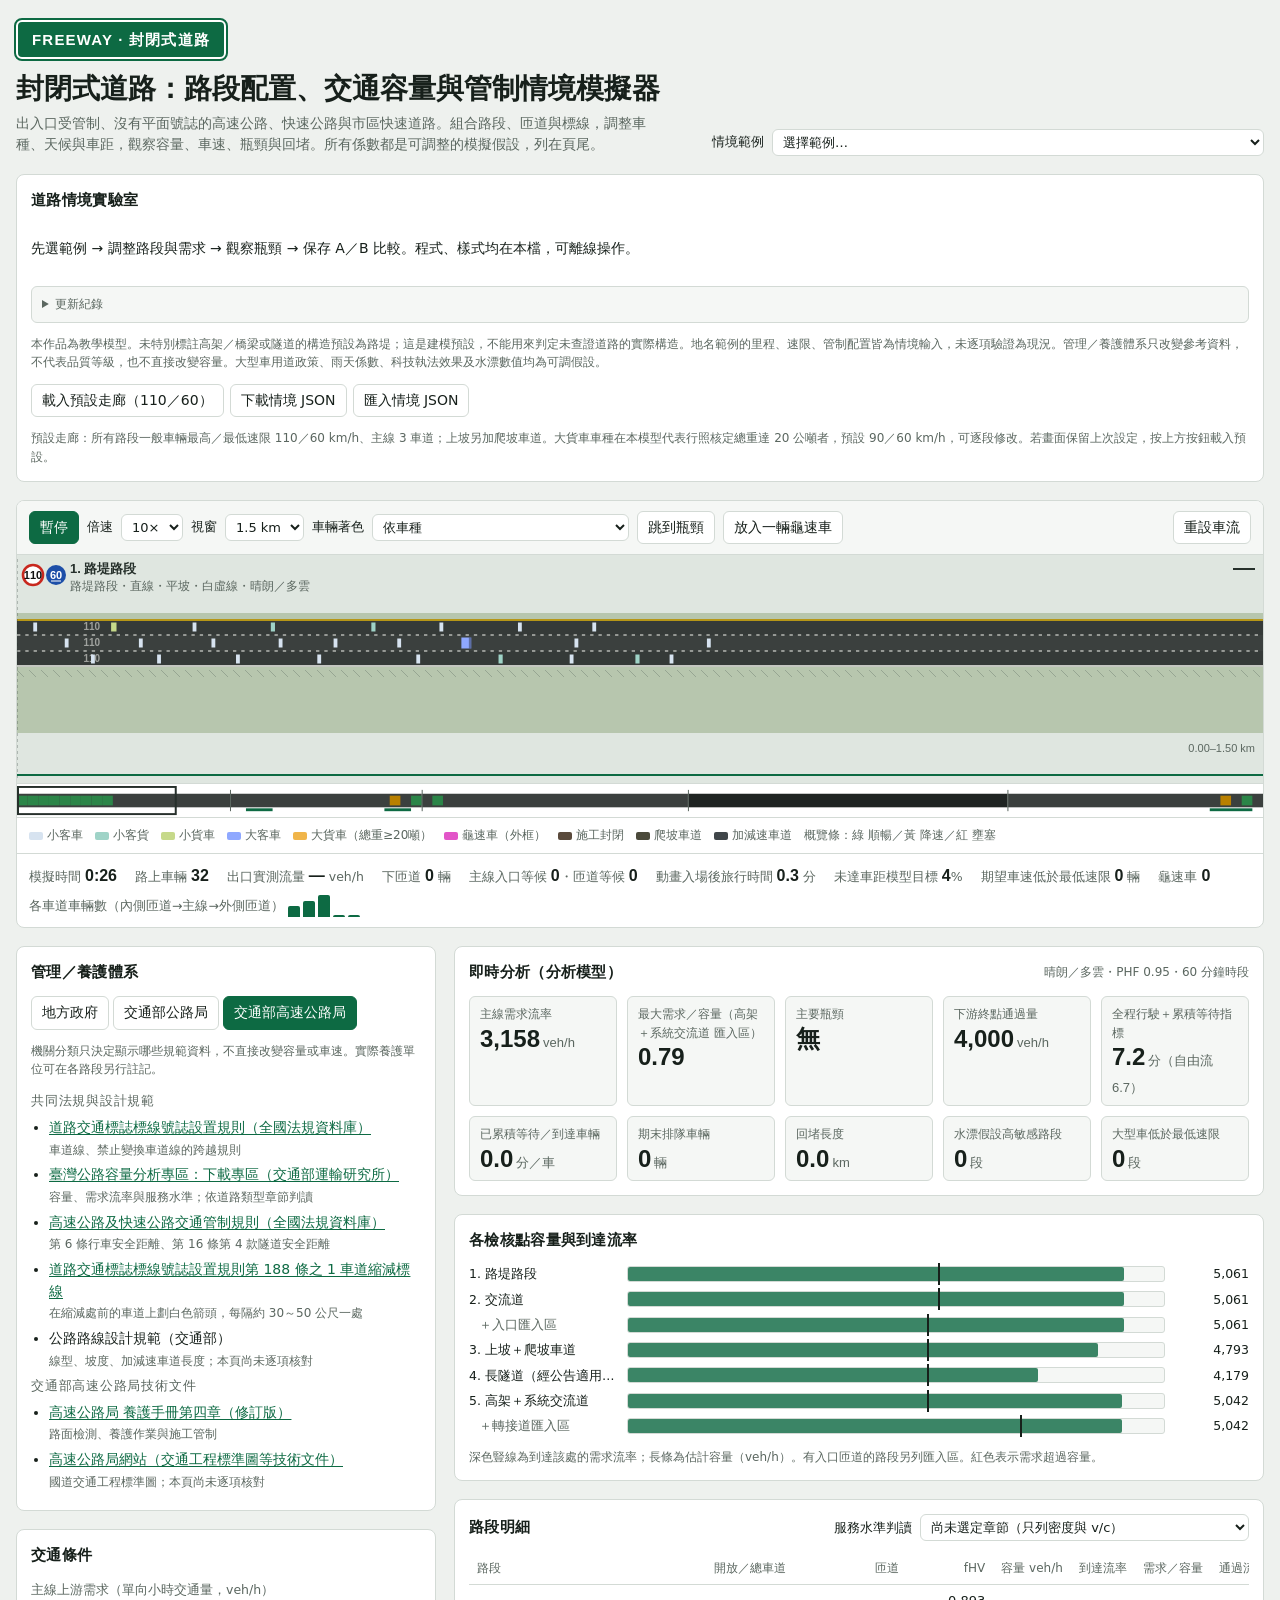
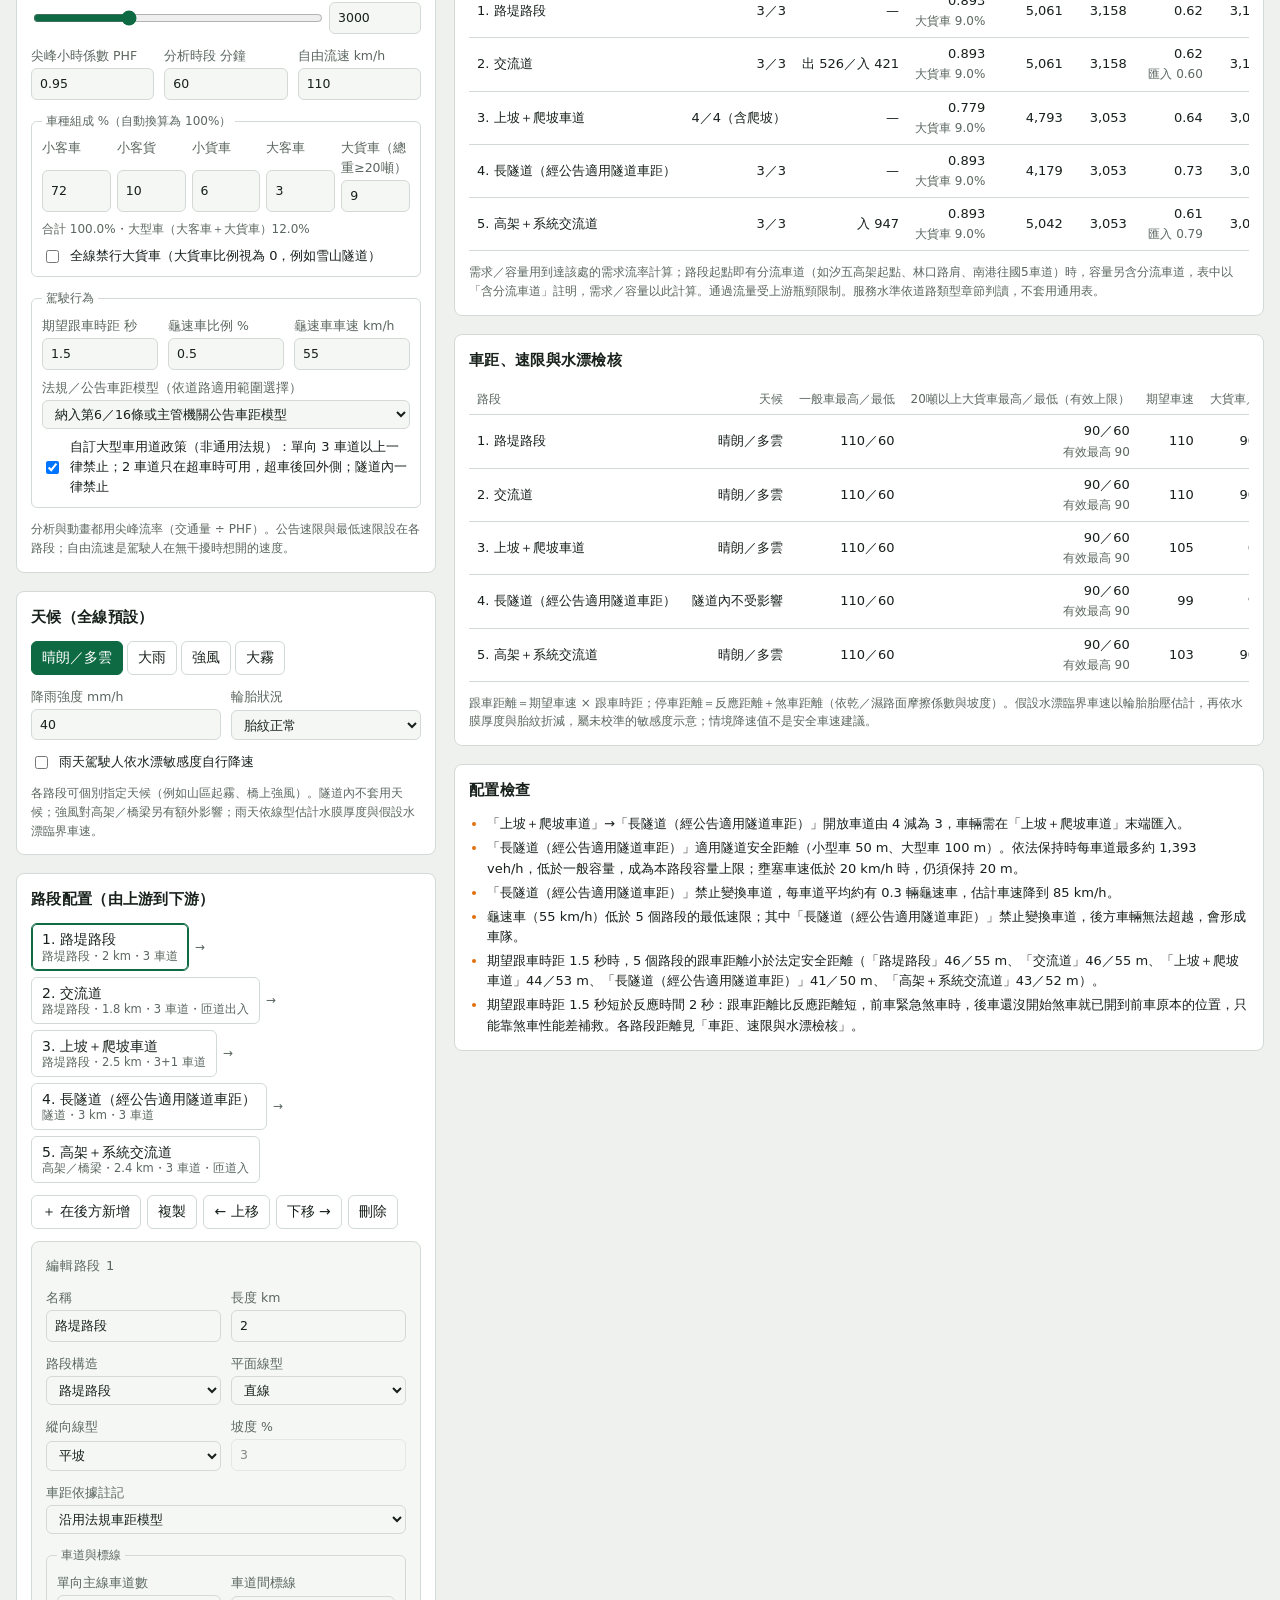
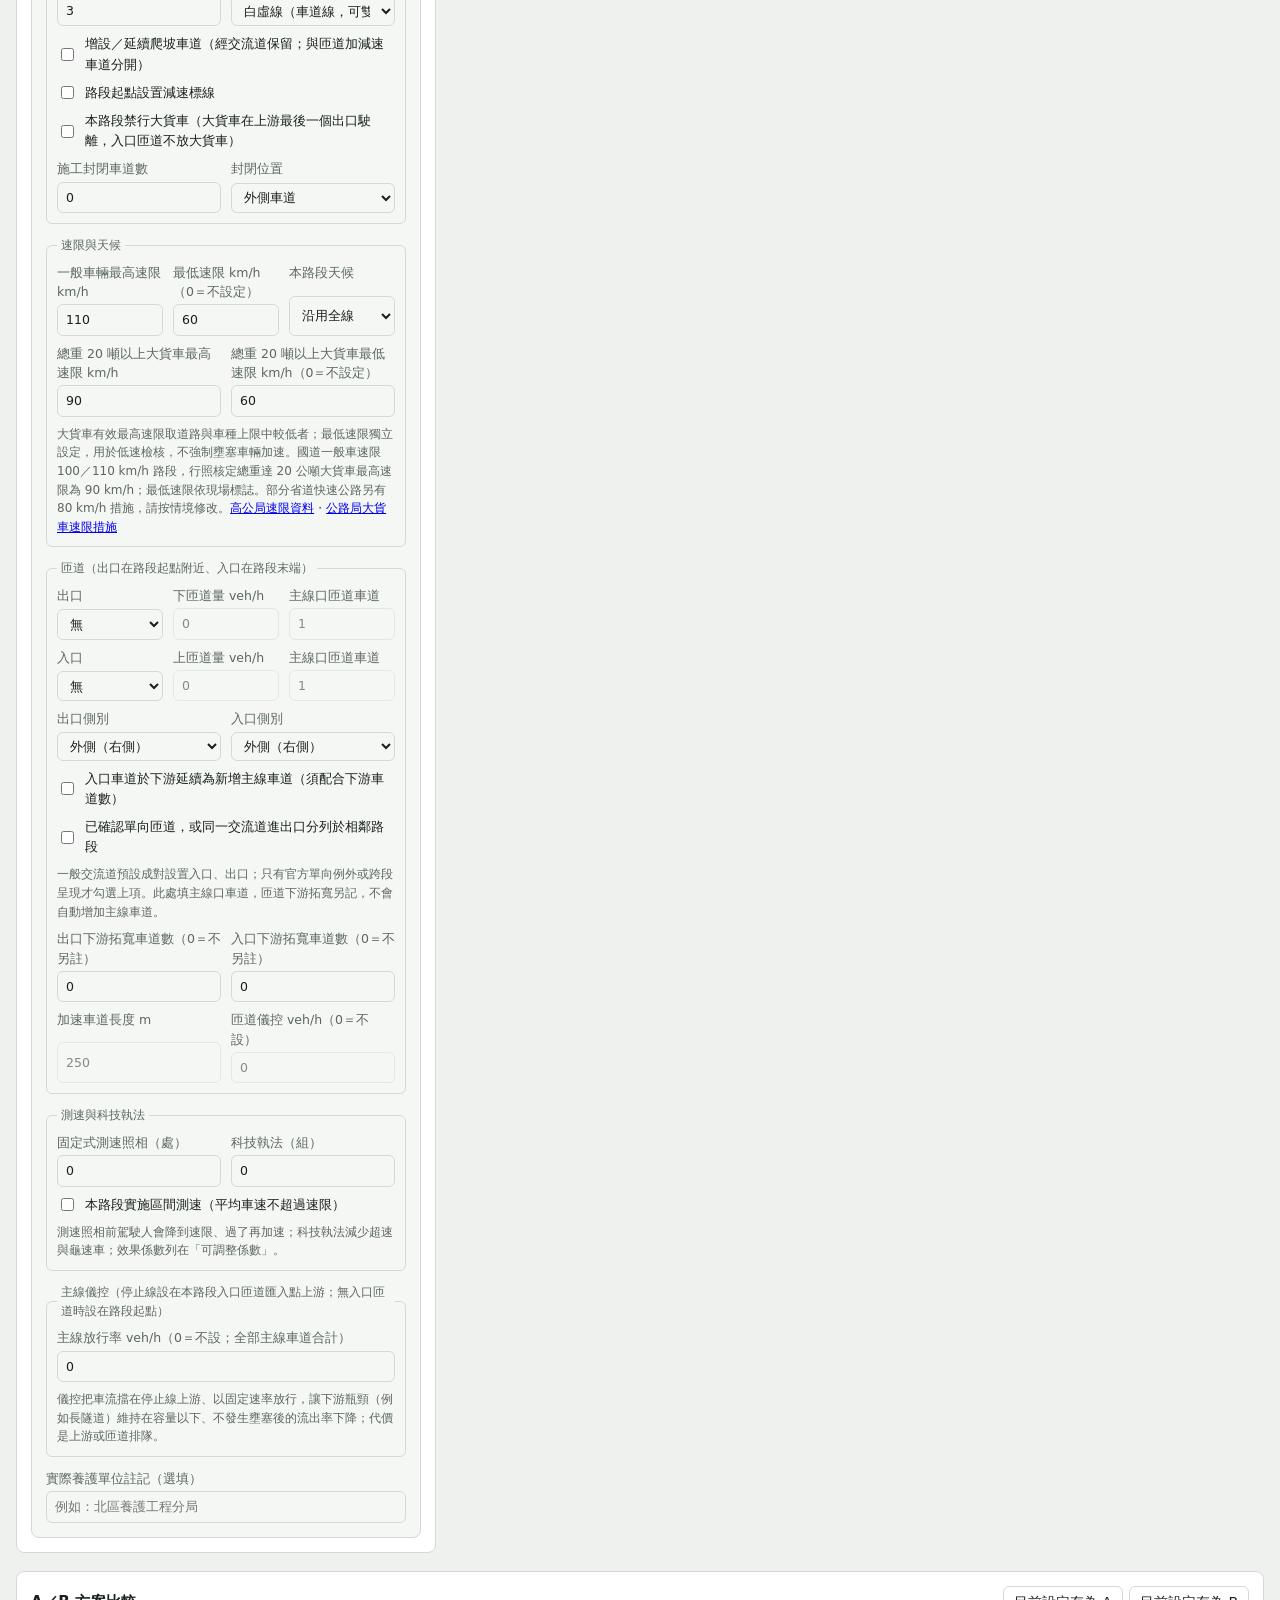
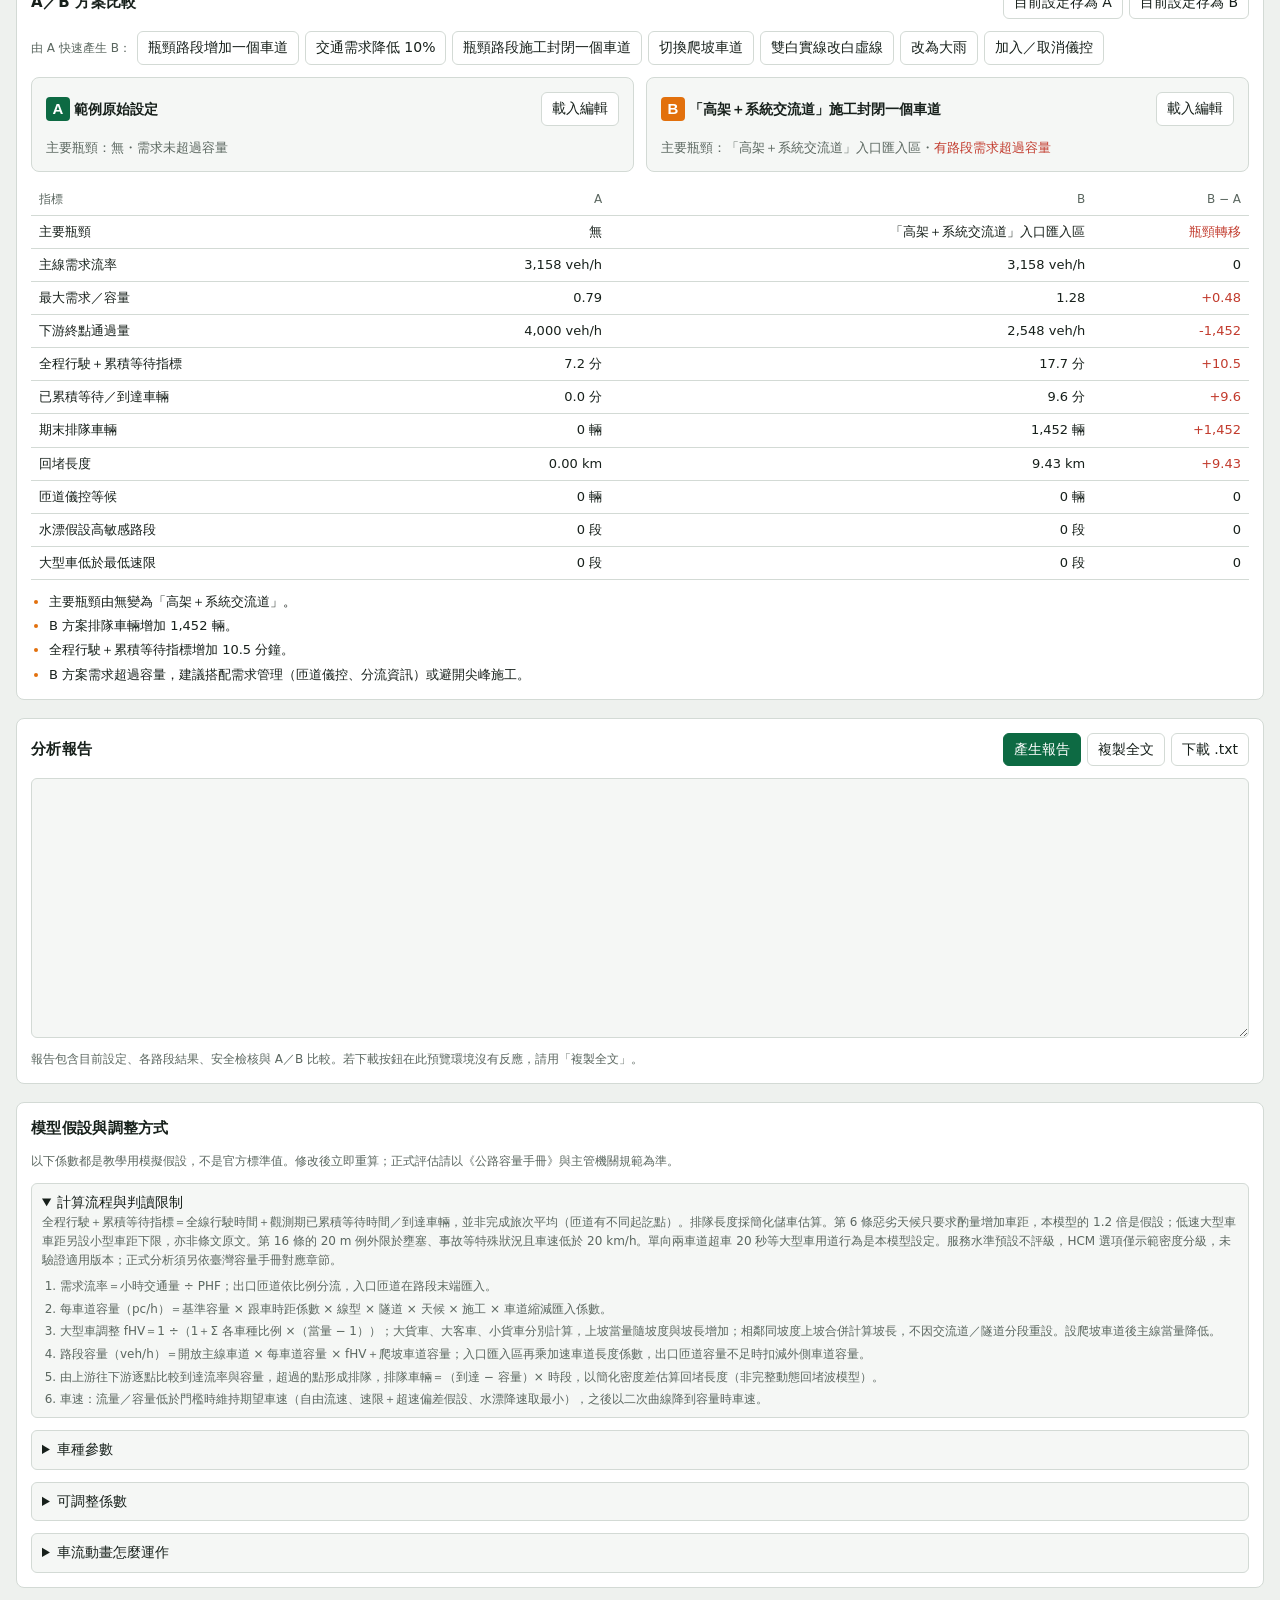
<file: index.html>
<!doctype html>
<html lang="zh-Hant">
<head>
<meta charset="utf-8">
<meta name="viewport" content="width=device-width, initial-scale=1, viewport-fit=cover">
<style>body{margin:0}[hidden]{display:none!important}</style>
<title>封閉式道路交通情境模擬器</title>
<style>
/* Layout: road strip on top (the thing you watch), settings column + analysis column below, then A/B, report and assumptions. Freeway guide-sign green is the one accent. */
:root{
  --bg:#eef1ee; --surface:#ffffff; --surface-2:#f5f7f5; --ink:#17201b; --muted:#5b6760; --line:#d3dad5;
  --sign:#0d6a43; --sign-ink:#ffffff; --wz:#e2700c; --minsign:#1d4fa8;
  --good:#2b8548; --warn:#b98000; --bad:#c23b2d;
  --asphalt:#3b403e; --asphalt-2:#353a38; --closed:#5a4a3c; --climb:#4b4a3b; --aux:#40464a; --grass:#b7c6ae; --mark:#f4f4ee; --yellow:#e2b40c;
  --tunnel:#1f2422; --car:#d7e3f0; --van:#9fd3c7; --ltruck:#c6d98a; --bus:#8fa8ff; --truck:#f0b54a; --slow:#e255c8;
  --canvas-bg:#dfe6e0; --canvas-ink:#26302b;
  --font-ui:"Noto Sans TC","PingFang TC","Microsoft JhengHei",system-ui,sans-serif;
  --font-num:"Barlow Condensed","Noto Sans TC","Arial Narrow",sans-serif;
  --r:8px;
}
@media (prefers-color-scheme: dark){:root:not([data-theme="light"]){
  --bg:#111614; --surface:#1a211e; --surface-2:#202825; --ink:#e4ebe6; --muted:#9aa8a0; --line:#2d3833;
  --sign:#25a06a; --sign-ink:#06140d; --wz:#f08a2c; --minsign:#4f7fd6; --good:#4fbf74; --warn:#e0a92a; --bad:#ef6a5a;
  --asphalt:#2f3432; --asphalt-2:#2a2e2c; --closed:#4b3d31; --climb:#3e3d31; --aux:#33393d; --grass:#25322a; --mark:#e9e9e2; --yellow:#d9ad14;
  --tunnel:#0b0e0d; --car:#c9d8e8; --van:#86c4b6; --ltruck:#b4c878; --bus:#8199f0; --truck:#e9a93c; --slow:#ea6fd3;
  --canvas-bg:#18201c; --canvas-ink:#cfd9d3; color-scheme:dark}}
:root[data-theme="dark"]{
  --bg:#111614; --surface:#1a211e; --surface-2:#202825; --ink:#e4ebe6; --muted:#9aa8a0; --line:#2d3833;
  --sign:#25a06a; --sign-ink:#06140d; --wz:#f08a2c; --minsign:#4f7fd6; --good:#4fbf74; --warn:#e0a92a; --bad:#ef6a5a;
  --asphalt:#2f3432; --asphalt-2:#2a2e2c; --closed:#4b3d31; --climb:#3e3d31; --aux:#33393d; --grass:#25322a; --mark:#e9e9e2; --yellow:#d9ad14;
  --tunnel:#0b0e0d; --car:#c9d8e8; --van:#86c4b6; --ltruck:#b4c878; --bus:#8199f0; --truck:#e9a93c; --slow:#ea6fd3;
  --canvas-bg:#18201c; --canvas-ink:#cfd9d3; color-scheme:dark}
*{box-sizing:border-box}
body{background:var(--bg);color:var(--ink);font-family:var(--font-ui);font-size:14px;line-height:1.55}
.wrap{max-width:1380px;margin:0 auto;padding-block:20px 48px;padding-left:max(16px,env(safe-area-inset-left,0px));padding-right:max(16px,env(safe-area-inset-right,0px));display:grid;gap:18px}
header.top{display:flex;flex-wrap:wrap;align-items:flex-end;justify-content:space-between;gap:12px}
.signplate{display:inline-flex;align-items:center;gap:10px;background:var(--sign);color:var(--sign-ink);border-radius:6px;padding:6px 14px;border:2px solid var(--sign-ink);outline:2px solid var(--sign)}
.signplate b{font-family:var(--font-num);font-size:15px;letter-spacing:.08em}
h1{font-size:clamp(20px,2.6vw,28px);margin:8px 0 2px;text-wrap:balance;font-weight:700}
.sub{color:var(--muted);margin:0;max-width:72ch}
h2{font-size:15px;margin:0;font-weight:700;letter-spacing:.02em}
h3{font-size:13px;margin:0;color:var(--muted);font-weight:500;letter-spacing:.06em}
.card{background:var(--surface);border:1px solid var(--line);border-radius:var(--r);padding:14px;display:grid;gap:12px;min-width:0}
.inset{background:var(--surface-2)}
.stage{padding:0;overflow:hidden;gap:0}
.stagebar{display:flex;flex-wrap:wrap;gap:8px;align-items:center;padding:10px 12px;border-bottom:1px solid var(--line);background:var(--surface-2)}
.stagebar .spacer{flex:1}
#routeInfo table{min-width:1050px}#routeInfo .row3{gap:10px}#routeInfo .grp{padding:12px}#routeInfo .toolrow{margin:12px 0}#routeInfo details{margin-top:14px}
#road{display:block;width:100%;background:var(--canvas-bg)}
#mini{display:block;width:100%;height:34px;cursor:pointer;background:var(--surface-2);border-top:1px solid var(--line);touch-action:none}
.simstats{display:flex;flex-wrap:wrap;gap:6px 18px;padding:10px 12px;border-top:1px solid var(--line);font-size:12.5px;color:var(--muted)}
.simstats b{color:var(--ink);font-family:var(--font-num);font-size:16px;font-weight:600;font-variant-numeric:tabular-nums}
.lanebars{display:inline-flex;gap:3px;align-items:flex-end;height:22px;vertical-align:middle}
.lanebars span{width:12px;background:var(--sign);border-radius:2px 2px 0 0;min-height:2px}
.grid{display:grid;grid-template-columns:minmax(300px,420px) minmax(0,1fr);gap:18px;align-items:start}
@media (max-width:960px){.grid{grid-template-columns:minmax(0,1fr)}}
.col{display:grid;gap:18px;min-width:0}
button,select,input,textarea{font:inherit;color:inherit}
button{cursor:pointer;border:1px solid var(--line);background:var(--surface);border-radius:6px;padding:5px 10px}
button:hover{border-color:var(--sign)}
button:focus-visible,select:focus-visible,input:focus-visible,textarea:focus-visible{outline:2px solid var(--sign);outline-offset:1px}
button.primary{background:var(--sign);color:var(--sign-ink);border-color:var(--sign);font-weight:500}
select{background:var(--surface);border:1px solid var(--line);border-radius:6px;padding:4px 6px}
.seg-group{display:flex;flex-wrap:wrap;gap:4px}
.seg-group button[aria-pressed="true"]{background:var(--sign);color:var(--sign-ink);border-color:var(--sign)}
label.f{display:grid;gap:3px;font-size:12.5px;color:var(--muted);min-width:0}
label.f input,label.f select{width:100%;min-width:0;padding:5px 8px;border:1px solid var(--line);border-radius:6px;background:var(--surface-2);color:var(--ink)}
label.f input:disabled{opacity:.5}
.row2{display:grid;grid-template-columns:1fr 1fr;gap:10px}
.row3{display:grid;grid-template-columns:repeat(3,1fr);gap:10px}
.row5{display:grid;grid-template-columns:repeat(5,minmax(0,1fr));gap:6px}
@media (max-width:420px){.row5{grid-template-columns:repeat(3,minmax(0,1fr))}}
.chk{display:flex;gap:8px;align-items:center;font-size:13px}
.range{display:grid;grid-template-columns:1fr 92px;gap:8px;align-items:center}
.range input[type=range]{accent-color:var(--sign)}
.note{font-size:12px;color:var(--muted);margin:0}
.chain{display:flex;flex-wrap:wrap;gap:6px;align-items:center}
.chip{display:grid;text-align:left;gap:0;padding:6px 10px;border-radius:6px;line-height:1.3}
.chip small{color:var(--muted);font-size:11.5px}
.chip[aria-pressed="true"]{border-color:var(--sign);box-shadow:inset 0 0 0 1px var(--sign)}
.chip.bneck{border-color:var(--bad)}
.arrow{color:var(--muted);font-size:12px}
.toolrow{display:flex;flex-wrap:wrap;gap:6px;align-items:center}
.kpis{display:grid;grid-template-columns:repeat(auto-fit,minmax(140px,1fr));gap:10px}
.kpi{border:1px solid var(--line);border-radius:6px;padding:8px 10px;background:var(--surface-2);display:grid;gap:2px;align-content:start}
.kpi span{font-size:12px;color:var(--muted)}
.kpi b{font-family:var(--font-num);font-size:24px;font-weight:600;font-variant-numeric:tabular-nums;line-height:1.1}
.kpi b small{font-size:13px;color:var(--muted);font-weight:500;margin-left:3px}
.kpi.bad{border-color:var(--bad)} .kpi.bad b{color:var(--bad)}
.kpi.mid{border-color:var(--warn)}
.tbl{overflow-x:auto}
table{border-collapse:collapse;width:100%;font-size:13px;font-variant-numeric:tabular-nums}
th,td{padding:6px 8px;border-bottom:1px solid var(--line);text-align:right;white-space:nowrap}
th{font-weight:500;color:var(--muted);font-size:12px}
th:first-child,td:first-child{text-align:left}
td.l{text-align:left}
tr.sub td{color:var(--muted);font-size:12.5px}
.pill{display:inline-block;padding:1px 8px;border-radius:999px;font-size:12px;border:1px solid currentColor}
.ok{color:var(--good)} .mid{color:var(--warn)} .hi{color:var(--bad)}
.bars{display:grid;gap:6px}
.bar{display:grid;grid-template-columns:150px minmax(0,1fr) 76px;gap:8px;align-items:center;font-size:12.5px}
@media (max-width:520px){.bar{grid-template-columns:96px minmax(0,1fr) 60px}}
.bar .track{position:relative;height:16px;background:var(--surface-2);border:1px solid var(--line);border-radius:3px}
.bar .fill{position:absolute;inset:0 auto 0 0;background:var(--sign);opacity:.8;border-radius:2px}
.bar .fill.hi{background:var(--bad)}
.bar .dem{position:absolute;top:-4px;bottom:-4px;width:2px;background:var(--ink)}
.bar .nm{overflow:hidden;text-overflow:ellipsis;white-space:nowrap}
.bar .v{text-align:right;font-variant-numeric:tabular-nums}
.bar.merge .nm{color:var(--muted);padding-left:10px}
ul.warn{margin:0;padding-left:18px;display:grid;gap:4px;font-size:13px}
ul.warn li::marker{color:var(--wz)}
.ab{display:grid;grid-template-columns:minmax(0,1fr) minmax(0,1fr);gap:12px}
@media (max-width:700px){.ab{grid-template-columns:minmax(0,1fr)}}
.abhead{display:flex;flex-wrap:wrap;gap:8px;align-items:center;justify-content:space-between}
.tag{font-family:var(--font-num);font-weight:700;font-size:15px;display:inline-grid;place-items:center;width:24px;height:24px;border-radius:4px;background:var(--sign);color:var(--sign-ink)}
.tag.b{background:var(--wz)}
.abdesc{font-size:12.5px;color:var(--muted)}
.better{color:var(--good)} .worse{color:var(--bad)}
.src a{color:var(--sign);text-underline-offset:2px}
.src li{margin-bottom:4px}
details{border:1px solid var(--line);border-radius:6px;padding:8px 10px;background:var(--surface-2)}
details summary{cursor:pointer;font-weight:500}
fieldset.grp{border:1px solid var(--line);border-radius:6px;padding:8px 10px 10px;display:grid;gap:8px;margin:0;min-width:0}
fieldset.grp legend{font-size:12px;color:var(--muted);padding:0 4px}
.assump{display:grid;grid-template-columns:repeat(auto-fit,minmax(270px,1fr));gap:12px;margin-top:10px}
.arow{display:grid;grid-template-columns:minmax(0,1fr) 78px 74px;gap:6px;align-items:center;font-size:12.5px}
.arow input{width:100%;padding:3px 6px;border:1px solid var(--line);border-radius:4px;background:var(--surface);text-align:right}
.arow small{color:var(--muted);font-size:11px}
.legend{display:flex;flex-wrap:wrap;gap:6px 12px;font-size:12px;color:var(--muted);padding:8px 12px;border-top:1px solid var(--line)}
.legend i{display:inline-block;width:14px;height:8px;border-radius:2px;margin-right:4px;vertical-align:middle}
textarea#report{width:100%;min-height:260px;font-family:ui-monospace,Menlo,Consolas,monospace;font-size:12.5px;border:1px solid var(--line);border-radius:6px;padding:10px;background:var(--surface-2);color:var(--ink)}
.mixsum{font-size:12px}
</style>
</head>
<body>

<div class="wrap">
  <header class="top">
    <div>
      <span class="signplate"><b>FREEWAY · 封閉式道路</b></span>
      <h1>封閉式道路：路段配置、交通容量與管制情境模擬器</h1>
      <p class="sub">出入口受管制、沒有平面號誌的高速公路、快速公路與市區快速道路。組合路段、匝道與標線，調整車種、天候與車距，觀察容量、車速、瓶頸與回堵。所有係數都是可調整的模擬假設，列在頁尾。</p>
    </div>
    <div class="toolrow">
      <label class="chk">情境範例
        <select id="preset">
          <option value="">選擇範例…</option>
          <optgroup label="綜合走廊與國道路線">
          <option value="corridor">綜合走廊（交流道＋爬坡＋隧道＋系統交流道）</option>
          <option value="hsueh">國 5 北上雪山隧道：頭城→坪林→彭山隧道（主線儀控、隧道段禁行大貨車）</option>
          <option value="shiding">國 5 南下石碇隧道—彭山隧道—坪林交控交流道</option>
          <option value="xizhi">國 1 南下：五堵—汐止—汐止系統—汐五端—東湖／內湖</option>
          <option value="xizhiElev">國 1 南下：汐止系統—汐五轉接道—汐五高架</option>
          <option value="nangang">環東東向→國 3 南下→南港系統</option>
          <option value="nangangLink">環東東向—南港南下入口（聯絡道）</option>
          <option value="ankeng">國 3 南下安坑—中和</option>
          <option value="muzha">國 3 北上：木柵—福德隧道—南港系統</option>
          <option value="wugu">國 1 南下：五股—泰山—林口（平面主線）</option>
          <option value="wuguAux">國 1 南下：五股—分離輔助道—林口</option>
          <option value="wuguElev">國 1 南下：高架五股2車道＋泰山轉接1→3</option>
        </optgroup><optgroup label="地方養護・市區高架">
          <option value="civic">市民大道高架東向：建國—光復—永吉</option>
          <option value="tai1">台1線中山高架：三重往新莊（地方受託維管）</option>
        </optgroup><optgroup label="公路局・省道快速／封閉道路">
          <option value="danjiang">台61淡江大橋：淡水往八里</option>
          <option value="suhua">台9蘇花改南下：南澳—和平</option>
          <option value="nanhui">台9南迴改南下：安朔—草埔</option>
          <option value="tai65">台65北上：土城（國3轉接端）—板橋一</option>
          <option value="tai74">台74東行：松竹—太原—太平</option>
          <option value="tai63">台63中投公路南下：大里—霧峰選段</option>
        </optgroup><optgroup label="其他教學情境">
          <option value="sanyi">長陡坡與爬坡車道（三義坡示意）</option>
          <option value="tai64">快速公路高架施工封閉（台 64 示意）</option>
          <option value="urban">市區快速道路連續彎道與密集匝道（建國高架示意）</option>
          <option value="sys">系統交流道轉接道匯入</option>
          </optgroup>
        </select>
      </label>
    </div>
  </header>
  <section id="routeInfo" class="card" hidden aria-label="路徑配置與查核依據"></section>
  <section class="card" aria-label="使用說明">
    <h2>道路情境實驗室</h2>
    <p>先選範例 → 調整路段與需求 → 觀察瓶頸 → 保存 A／B 比較。程式、樣式均在本檔，可離線操作。</p>
    <details class="note"><summary>更新紀錄</summary><ul>
      <li>2026-10-19：兩車道以上的出入口匝道合併為一條匝道、只畫一個槽化線；大客車路肩改為內側實線邊線、外側不畫線，入口加速車道處路肩中斷。</li>
      <li>2026-10-19：南港聯絡道入口車道與國3第4車道相連；大客車路肩從聯絡道入口一路畫到南港系統出口；南港系統國5入口2車道，內側加速車道較外側長約1 km；南港聯絡道全程畫出大客車路肩，彎道2縮1後路段為350 m。</li>
      <li>2026-10-19：國3南下南港段改為3主線＋聯絡道入口延續的第4車道＋大客車路肩，於南港系統同時出口往國5；南港聯絡道改為2車道、橫科路入口（半套鑽石）匯入後2縮1、匝道儀控。</li>
      <li>2026-10-19：國1汐五高架南向起點改為內3平面、外2高架；五股—泰山轉接道後為3主線＋外側2車道接爬坡道與路肩。</li>
      <li>2026-10-19：市民高架共線段、台63全程、台65浮洲入口後改回單向3車道；南港大客車路肩流量只由大客車計算；林口開放路肩不分配大貨車；容量表註明含分流車道的容量。</li>
      <li>2026-10-19：國3中和交流道改4車道；蘇花改武塔隧道速限50；南迴改草埔隧道大型車不得行駛內側車道。</li>
      <li>2026-10-19：隧道跟車距離恢復依期望車速計算，避免雪隧前大量停等；開放路肩速限與主線分開設定。</li>
    </ul></details>
    <p class="note">本作品為教學模型。未特別標註高架／橋梁或隧道的構造預設為路堤；這是建模預設，不能用來判定未查證道路的實際構造。地名範例的里程、速限、管制配置皆為情境輸入，未逐項驗證為現況。管理／養護體系只改變參考資料，不代表品質等級，也不直接改變容量。大型車用道政策、雨天係數、科技執法效果及水漂數值均為可調假設。</p>
    <div class="toolrow"><button id="defaultCorridor" type="button">載入預設走廊（110／60）</button><button id="jsonSave" type="button">下載情境 JSON</button><button id="jsonLoad" type="button">匯入情境 JSON</button><input id="jsonFile" type="file" accept=".json,application/json" hidden><span id="jsonNote" role="status"></span></div>
    <p class="note">預設走廊：所有路段一般車輛最高／最低速限 110／60 km/h、主線 3 車道；上坡另加爬坡車道。大貨車車種在本模型代表行照核定總重達 20 公噸者，預設 90／60 km/h，可逐段修改。若畫面保留上次設定，按上方按鈕載入預設。</p>
    <p id="inputError" role="alert" hidden style="color:var(--bad);font-weight:700"></p>
  </section>

  <section class="card stage" aria-label="道路與車流動畫">
    <div class="stagebar">
      <button id="play" type="button" class="primary">暫停</button>
      <label class="chk">倍速
        <select id="simSpeed"><option value="1">1×</option><option value="5">5×</option><option value="10" selected>10×</option><option value="30">30×</option></select>
      </label>
      <label class="chk">視窗
        <select id="zoom"><option value="500">0.5 km</option><option value="1500" selected>1.5 km</option><option value="4000">4 km</option><option value="10000">10 km</option><option value="all">全線</option></select>
      </label>
      <label class="chk">車輛著色
        <select id="colorMode"><option value="type">依車種</option><option value="speed">依車速</option><option value="gap">依車距模型（紅＜60%、黃＜100%）</option></select>
      </label>
      <button id="toBneck" type="button">跳到瓶頸</button>
      <button id="addSlow" type="button">放入一輛龜速車</button>
      <span class="spacer"></span>
      <button id="resetSim" type="button">重設車流</button>
    </div>
    <canvas id="road" height="320" aria-label="道路平面示意與車流動畫"></canvas>
    <canvas id="mini" aria-label="全線車速概覽，點擊或拖曳移動視窗"></canvas>
    <div class="legend" id="legend"></div>
    <div class="simstats" id="simstats"></div>
  </section>

  <div class="grid">
    <div class="col">
      <section class="card" aria-labelledby="h-agency">
        <h2 id="h-agency">管理／養護體系</h2>
        <div class="seg-group" id="agencyBtns"></div>
        <p class="note">機關分類只決定顯示哪些規範資料，不直接改變容量或車速。實際養護單位可在各路段另行註記。</p>
        <div id="agencySrc" class="src"></div>
      </section>

      <section class="card" aria-labelledby="h-traffic">
        <h2 id="h-traffic">交通條件</h2>
        <label class="f">主線上游需求（單向小時交通量，veh/h）
          <span class="range"><input id="demandRange" type="range" min="300" max="9000" step="50"><input id="demand" type="number" min="0" step="50"></span>
        </label>
        <div class="row3">
          <label class="f">尖峰小時係數 PHF<input id="phf" type="number" min="0.7" max="1" step="0.01"></label>
          <label class="f">分析時段 分鐘<input id="period" type="number" min="15" max="240" step="15"></label>
          <label class="f">自由流速 km/h<input id="ffs" type="number" min="40" max="140" step="5"></label>
        </div>
        <fieldset class="grp"><legend>車種組成 %（自動換算為 100%）</legend>
          <div class="row5" id="mixInputs"></div>
          <span class="note mixsum" id="mixSum"></span>
          <label class="chk"><input id="truckBan" type="checkbox">全線禁行大貨車（大貨車比例視為 0，例如雪山隧道）</label>
        </fieldset>
        <fieldset class="grp"><legend>駕駛行為</legend>
          <div class="row3">
            <label class="f">期望跟車時距 秒<input id="headway" type="number" min="0.8" max="3" step="0.1"></label>
            <label class="f">龜速車比例 %<input id="slowPct" type="number" min="0" max="10" step="0.5"></label>
            <label class="f">龜速車車速 km/h<input id="slowSpeed" type="number" min="30" max="90" step="5"></label>
          </div>
          <label class="f">法規／公告車距模型（依道路適用範圍選擇）
            <select id="legalMode"><option value="all">納入第6／16條或主管機關公告車距模型</option><option value="tunnel">只在適用隧道／公告管制段納入車距</option><option value="none">不納入容量計算</option></select>
          </label>
          <label class="chk"><input id="truckNoInner" type="checkbox">自訂大型車用道政策（非通用法規）：單向 3 車道以上一律禁止；2 車道只在超車時可用，超車後回外側；隧道內一律禁止</label>
        </fieldset>
        <p class="note">分析與動畫都用尖峰流率（交通量 ÷ PHF）。公告速限與最低速限設在各路段；自由流速是駕駛人在無干擾時想開的速度。</p>
      </section>

      <section class="card" aria-labelledby="h-weather">
        <h2 id="h-weather">天候（全線預設）</h2>
        <div class="seg-group" id="weatherBtns"></div>
        <div class="row2">
          <label class="f">降雨強度 mm/h<input id="rainI" type="number" min="5" max="150" step="5"></label>
          <label class="f">輪胎狀況<select id="tire"><option value="new">胎紋正常</option><option value="worn">胎紋磨耗</option></select></label>
        </div>
        <label class="chk"><input id="hydroSlow" type="checkbox">雨天駕駛人依水漂敏感度自行降速</label>
        <p class="note">各路段可個別指定天候（例如山區起霧、橋上強風）。隧道內不套用天候；強風對高架／橋梁另有額外影響；雨天依線型估計水膜厚度與假設水漂臨界車速。</p>
      </section>

      <section class="card" aria-labelledby="h-segs">
        <h2 id="h-segs">路段配置（由上游到下游）</h2>
        <div class="chain" id="chain"></div>
        <div class="toolrow">
          <button type="button" id="segAdd">＋ 在後方新增</button>
          <button type="button" id="segDup">複製</button>
          <button type="button" id="segLeft">← 上移</button>
          <button type="button" id="segRight">下移 →</button>
          <button type="button" id="segDel">刪除</button>
        </div>
        <div id="segEditor" class="card inset"></div>
      </section>
    </div>

    <div class="col">
      <section class="card" aria-labelledby="h-kpi">
        <div class="abhead"><h2 id="h-kpi">即時分析（分析模型）</h2><span class="note" id="kpiNote"></span></div>
        <div class="kpis" id="kpis"></div>
      </section>
      <section class="card" aria-labelledby="h-cap">
        <h2 id="h-cap">各檢核點容量與到達流率</h2>
        <div class="bars" id="capBars"></div>
        <p class="note">深色豎線為到達該處的需求流率；長條為估計容量（veh/h）。有入口匝道的路段另列匯入區。紅色表示需求超過容量。</p>
      </section>
      <section class="card" aria-labelledby="h-tbl">
        <div class="abhead">
          <h2 id="h-tbl">路段明細</h2>
          <label class="chk">服務水準判讀
            <select id="losMode">
              <option value="none">尚未選定章節（只列密度與 v/c）</option>
              <option value="hcm">示意：HCM 基本路段密度門檻換算（非臺灣手冊）</option>
              <option value="custom">自訂門檻（依選定章節輸入）</option>
            </select>
          </label>
        </div>
        <div id="losCustomBox" hidden>
          <p class="note">輸入各等級密度上限（pc/km/ln），超過 E 或需求大於容量判為 F。數值請依《公路容量手冊》對應道路類型章節填入。</p>
          <div class="toolrow" id="losCustom"></div>
        </div>
        <div class="tbl"><table id="segTable"></table></div>
        <p class="note">需求／容量用到達該處的需求流率計算；路段起點即有分流車道（如汐五高架起點、林口路肩、南港往國5車道）時，容量另含分流車道，表中以「含分流車道」註明，需求／容量以此計算。通過流量受上游瓶頸限制。服務水準依道路類型章節判讀，不套用通用表。</p>
      </section>
      <section class="card" aria-labelledby="h-safe">
        <h2 id="h-safe">車距、速限與水漂檢核</h2>
        <div class="tbl"><table id="safeTable"></table></div>
        <p class="note">跟車距離＝期望車速 × 跟車時距；停車距離＝反應距離＋煞車距離（依乾／濕路面摩擦係數與坡度）。假設水漂臨界車速以輪胎胎壓估計，再依水膜厚度與胎紋折減，屬未校準的敏感度示意；情境降速值不是安全車速建議。</p>
      </section>
      <section class="card" aria-labelledby="h-warn">
        <h2 id="h-warn">配置檢查</h2>
        <ul class="warn" id="warnList"></ul>
      </section>
    </div>
  </div>

  <section class="card" aria-labelledby="h-ab">
    <div class="abhead">
      <h2 id="h-ab">A／B 方案比較</h2>
      <div class="toolrow">
        <button type="button" id="saveA">目前設定存為 A</button>
        <button type="button" id="saveB">目前設定存為 B</button>
      </div>
    </div>
    <div class="toolrow">
      <span class="note">由 A 快速產生 B：</span>
      <button type="button" data-quick="lane">瓶頸路段增加一個車道</button>
      <button type="button" data-quick="demand">交通需求降低 10%</button>
      <button type="button" data-quick="wz">瓶頸路段施工封閉一個車道</button>
      <button type="button" data-quick="climb">切換爬坡車道</button>
      <button type="button" data-quick="mark">雙白實線改白虛線</button>
      <button type="button" data-quick="weather">改為大雨</button>
      <button type="button" data-quick="meter">加入／取消儀控</button>
    </div>
    <div class="ab" id="abCards"></div>
    <div class="tbl"><table id="abTable"></table></div>
    <ul class="warn" id="abAdvice"></ul>
  </section>

  <section class="card" aria-labelledby="h-rep">
    <div class="abhead">
      <h2 id="h-rep">分析報告</h2>
      <div class="toolrow">
        <button type="button" id="repMake" class="primary">產生報告</button>
        <button type="button" id="repCopy">複製全文</button>
        <button type="button" id="repSave">下載 .txt</button>
      </div>
    </div>
    <textarea id="report" readonly aria-label="分析報告全文"></textarea>
    <p class="note" id="repNote">報告包含目前設定、各路段結果、安全檢核與 A／B 比較。若下載按鈕在此預覽環境沒有反應，請用「複製全文」。</p>
  </section>

  <section class="card" aria-labelledby="h-as">
    <h2 id="h-as">模型假設與調整方式</h2>
    <p class="note">以下係數都是教學用模擬假設，不是官方標準值。修改後立即重算；正式評估請以《公路容量手冊》與主管機關規範為準。</p>
    <details open>
      <summary>計算流程與判讀限制</summary>
      <p class="note">全程行駛＋累積等待指標＝全線行駛時間＋觀測期已累積等待時間／到達車輛，並非完成旅次平均（匝道有不同起訖點）。排隊長度採簡化儲車估算。第 6 條惡劣天候只要求酌量增加車距，本模型的 1.2 倍是假設；低速大型車車距另設小型車距下限，亦非條文原文。第 16 條的 20 m 例外限於壅塞、事故等特殊狀況且車速低於 20 km/h。單向兩車道超車 20 秒等大型車用道行為是本模型設定。服務水準預設不評級，HCM 選項僅示範密度分級，未驗證適用版本；正式分析須另依臺灣容量手冊對應章節。</p>
      <ol class="note" style="padding-left:18px;margin:8px 0 0;display:grid;gap:4px">
        <li>需求流率＝小時交通量 ÷ PHF；出口匝道依比例分流，入口匝道在路段末端匯入。</li>
        <li>每車道容量（pc/h）＝基準容量 × 跟車時距係數 × 線型 × 隧道 × 天候 × 施工 × 車道縮減匯入係數。</li>
        <li>大型車調整 fHV＝1 ÷（1＋Σ 各車種比例 ×（當量 − 1））；大貨車、大客車、小貨車分別計算，上坡當量隨坡度與坡長增加；相鄰同坡度上坡合併計算坡長，不因交流道／隧道分段重設。設爬坡車道後主線當量降低。</li>
        <li>路段容量（veh/h）＝開放主線車道 × 每車道容量 × fHV＋爬坡車道容量；入口匯入區再乘加速車道長度係數，出口匝道容量不足時扣減外側車道容量。</li>
        <li>由上游往下游逐點比較到達流率與容量，超過的點形成排隊，排隊車輛＝（到達 − 容量）× 時段，以簡化密度差估算回堵長度（非完整動態回堵波模型）。</li>
        <li>車速：流量／容量低於門檻時維持期望車速（自由流速、速限＋超速偏差假設、水漂降速取最小），之後以二次曲線降到容量時車速。</li>
      </ol>
    </details>
    <details>
      <summary>車種參數</summary>
      <div class="tbl" style="margin-top:8px"><table id="vcTable"></table></div>
    </details>
    <details>
      <summary>可調整係數</summary>
      <div class="assump" id="assump"></div>
      <div class="toolrow" style="margin-top:10px"><button type="button" id="assumpReset">係數恢復預設</button></div>
    </details>
    <details>
      <summary>車流動畫怎麼運作</summary>
      <p class="note" style="margin-top:8px">動畫用跟車模型（IDM）逐車模擬五種車型與龜速車。各路段的期望車頭時距由該路段每車道容量與你設定的跟車時距換算，所以容量較低的地方會自然形成排隊。變換車道依該路段標線：白虛線可雙向變換、自訂單白實線與雙白實線在模型中禁止、實線＋虛線只允許虛線側的車輛跨越；爬坡車道線與加減速車道線允許變換。車道終止、施工封閉與加速車道末端前 300 公尺為漸變匯入段，必要的匯入在此允許。下匝道的車輛會提前移到外側車道並駛入減速車道。入口匝道車輛在加速車道末端等候幾秒後會接受較小的間隙，主線約三分之二的駕駛人會減速讓它進來（拉鍊式匯入），所以壅塞時匝道車輛仍會陸續匯入。前方速限調降時，車輛以約 0.6 m/s² 的固定減速度提早平順減速，在速限標誌處降到新速限。主線儀控在停止線依放行率逐車道放行；匝道儀控每個綠燈放行一輛。排隊車輛重新加速與匯入會損失一些通過量，動畫採簡化 IDM 與匯入規則，未以實測資料校準，不能保證與解析容量一致。固定亂數種子可供同一瀏覽器重跑比較；每次修改設定會重新開始動畫。</p>
    </details>
  </section>
</div>

<script>
(()=>{
'use strict';
const $=(s,r=document)=>r.querySelector(s);
const fmt=(n,d=0)=>Number.isFinite(n)?n.toLocaleString('zh-TW',{minimumFractionDigits:d,maximumFractionDigits:d}):'—';
const clone=o=>JSON.parse(JSON.stringify(o));
const rid=()=>'s'+Math.random().toString(36).slice(2,9);
const esc=t=>String(t).replace(/[&<>"]/g,c=>({'&':'&amp;','<':'&lt;','>':'&gt;','"':'&quot;'}[c]));

const LBL={
  struct:{normal:'路堤路段',elevated:'高架／橋梁',tunnel:'隧道'},
  align:{straight:'直線',curve:'單一彎道',multi:'連續彎道（S 形）',cst:'彎道＋直線＋彎道'},
  alignShort:{straight:'直線',curve:'彎道',multi:'連續彎道',cst:'彎道+直線+彎道'},
  grade:{level:'平坡',up:'上坡',down:'下坡'},
  marking:{dash:'白虛線（車道線，可雙向變換）',solid:'自訂單白實線（模型禁變換；非第167條標準類型）',double:'雙白實線（兩側禁止變換）',dashOuter:'實線＋虛線：虛線在外側（僅可由外向內變換）',dashInner:'實線＋虛線：虛線在內側（僅可由內向外變換）'},
  markingShort:{dash:'白虛線',solid:'白實線',double:'雙白實線',dashOuter:'單邊禁止（僅外→內）',dashInner:'單邊禁止（僅內→外）'},
  weather:{clear:'晴朗／多雲',rain:'大雨',wind:'強風',fog:'大霧'},
  segWeather:{global:'沿用全線',clear:'晴朗／多雲',rain:'大雨',wind:'強風',fog:'大霧'},
  agency:{local:'地方政府',thb:'交通部公路局',freeway:'交通部高速公路局'},
  wzSide:{outer:'外側車道',middle:'中間車道',inner:'內側車道'},
  offKind:{none:'無',ic:'交流道出口匝道',sys:'系統交流道轉接道（出口）'},
  onKind:{none:'無',ic:'交流道入口匝道',sys:'系統交流道轉接道（入口）'}
};
const VC={
  car:{name:'小客車',len:4.6,a:1.4,b:2.4,s0:2,T:1.3,heavy:false},
  van:{name:'小客貨',len:5.0,a:1.2,b:2.2,s0:2,T:1.35,heavy:false},
  ltruck:{name:'小貨車',len:6.5,a:1.0,b:2.0,s0:2.5,T:1.45,heavy:false},
  bus:{name:'大客車',len:12,a:0.8,b:1.8,s0:3,T:1.6,heavy:true},
  truck:{name:'大貨車（總重≥20噸）',len:16,a:0.5,b:1.5,s0:3,T:1.7,heavy:true}
};
const VKEYS=Object.keys(VC);

const SOURCES={
  common:[
    ['道路交通標誌標線號誌設置規則（全國法規資料庫）','https://law.moj.gov.tw/LawClass/LawSingle.aspx?flno=167&pcode=K0040014','車道線、禁止變換車道線的跨越規則'],
    ['臺灣公路容量分析專區：下載專區（交通部運輸研究所）','https://thcs.iot.gov.tw/DownloadCenter.aspx','容量、需求流率與服務水準；依道路類型章節判讀'],
    ['高速公路及快速公路交通管制規則（全國法規資料庫）','https://law.moj.gov.tw/LawClass/LawAll.aspx?pcode=K0040019','第 6 條行車安全距離、第 16 條第 4 款隧道安全距離'],
    ['道路交通標誌標線號誌設置規則第 188 條之 1 車道縮減標線','https://law.moj.gov.tw/LawClass/LawAll.aspx?pcode=K0040014','在縮減處前的車道上劃白色箭頭，每隔約 30～50 公尺一處'],
    ['公路路線設計規範（交通部）','','線型、坡度、加減速車道長度；本頁尚未逐項核對']
  ],
  freeway:[
    ['高速公路局 養護手冊第四章（修訂版）','https://www.freeway.gov.tw/Upload/DownloadFiles/%E9%A4%8A%E8%AD%B7%E6%89%8B%E5%86%8A%E7%AC%AC%E5%9B%9B%E7%AB%A0%E4%BF%AE%E8%A8%82%E7%89%88%28%E6%9C%83%E5%BE%8C%E8%AA%BF%E6%95%B4%29%E5%B7%B2%E6%B8%85%E7%A8%BF.pdf','路面檢測、養護作業與施工管制'],
    ['高速公路局網站（交通工程標準圖等技術文件）','https://www.freeway.gov.tw/','國道交通工程標準圖；本頁尚未逐項核對']
  ],
  thb:[
    ['公路局 單位業務（含省道、快速公路養護）','https://www.thb.gov.tw/News_Orgunit.aspx?n=67&sms=12821','省道與快速公路的養護業務'],
    ['公路養護技術手冊（公路局）','','待指定適用版本後核對；不作為本模型係數依據']
  ],
  local:[
    ['各縣市道路管理自治條例、道路挖掘與施工交通維持規定','','依縣市而異，需指定縣市後補上來源']
  ]
};

const DEFAULT_A={baseCap:2000,mergeCap:0.95,curveCap_curve:0.97,curveCap_multi:0.93,curveCap_cst:0.95,tunnelCap:0.95,wzCap:0.85,climbCapRatio:0.7,
  refGap:1.5,occTime:0.3,
  etLevel:2.0,etGradeK:0.45,climbEtReduce:0.6,etBusRatio:0.6,etLtruck:1.2,ltruckGradeRatio:0.3,busMax:100,crawlK:6,busCrawlRatio:0.5,
  speedMargin:0,curveFFS_curve:-5,curveFFS_multi:-10,curveFFS_cst:-7,tunnelFFS:-5,longTunnelFFS:-3,wzFFS:-10,slowMarkFFS:-3,bp:0.6,capSpeedRatio:0.75,
  rampCapIC:1400,rampCapSys:1900,accelShort:150,accelShortCap:0.90,accelMid:250,accelMidCap:0.95,
  kJam:120,waveSpeed:18,
  rainCap:0.86,rainFFS:0.88,windCap:0.96,windFFS:0.94,windElevCap:0.95,windElevFFS:0.92,windElevET:0.5,fogCap:0.88,fogFFS:0.80,
  taperK:1.5,taperMin:80,dropSpacing:400,legalWeatherK:1.2,techSpeedCut:0.15,techSlowCut:0.1,camZone:150,capDrop:0.93,decelComfort:0.6,rampStore:300,queueSpace:7.5,
  reactT:2.0,fDry:0.30,fWet:0.20,filmK:1.0,tirePcar:220,tirePtruck:700,wornTire:0.85,filmReduce:0.08,
  film_straight:1.0,film_curve:1.2,film_multi:1.5,film_cst:1.7};
const SCHEMA=[
  ['容量',[['baseCap','每車道基準容量','pc/h/ln',50],['refGap','基準容量對應跟車時距','秒',0.1],['occTime','車身佔用時間','秒',0.05],['curveCap_curve','單一彎道容量係數','×',0.01],['curveCap_multi','連續彎道容量係數','×',0.01],['curveCap_cst','彎道＋直線＋彎道容量係數','×',0.01],['tunnelCap','隧道容量係數','×',0.01],['wzCap','施工區開放車道容量係數','×',0.01],['mergeCap','車道縮減後匯入容量係數','×',0.01],['climbCapRatio','爬坡車道容量（相對基準）','×',0.05]]],
  ['匝道',[['rampCapIC','交流道匝道每車道容量','veh/h',50],['rampCapSys','系統交流道轉接道每車道容量','veh/h',50],['accelShort','加速車道「短」上限','m',10],['accelShortCap','短加速車道匯入容量係數','×',0.01],['accelMid','加速車道「中」上限','m',10],['accelMidCap','中加速車道匯入容量係數','×',0.01]]],
  ['車種當量',[['etLevel','大貨車當量（平坡）','pce',0.1],['etGradeK','上坡當量增量','每 % 坡度',0.05],['climbEtReduce','設爬坡車道後主線當量降幅','×',0.05],['etBusRatio','大客車當量增量（相對大貨車）','×',0.05],['etLtruck','小貨車當量（平坡）','pce',0.05],['ltruckGradeRatio','小貨車上坡增量（相對大貨車）','×',0.05]]],
  ['車速',[['speedMargin','駕駛超速偏差假設（非合法容許值）','km/h',1],['busMax','大客車最高車速','km/h',5],['crawlK','上坡大貨車降速','km/h／%',0.5],['busCrawlRatio','大客車上坡降速（相對大貨車）','×',0.05],['curveFFS_curve','單一彎道自由流速調整','km/h',1],['curveFFS_multi','連續彎道自由流速調整','km/h',1],['curveFFS_cst','彎道＋直線＋彎道自由流速調整','km/h',1],['tunnelFFS','隧道自由流速調整','km/h',1],['longTunnelFFS','長隧道（≥1 km）再調整','km/h',1],['wzFFS','施工區自由流速調整','km/h',1],['slowMarkFFS','減速標線自由流速調整','km/h',1],['bp','開始降速的流量／容量比','×',0.05],['capSpeedRatio','容量時車速／期望車速','×',0.05]]],
  ['排隊',[['kJam','壅塞密度','veh/km/ln',5],['waveSpeed','回堵波速','km/h',1]]],
  ['天候',[['rainCap','大雨容量係數','×',0.01],['rainFFS','大雨車速係數','×',0.01],['windCap','強風容量係數','×',0.01],['windFFS','強風車速係數','×',0.01],['windElevCap','強風＋高架額外容量係數','×',0.01],['windElevFFS','強風＋高架額外車速係數','×',0.01],['windElevET','強風＋高架大型車當量增加','pce',0.1],['fogCap','大霧容量係數','×',0.01],['fogFFS','大霧車速係數','×',0.01]]],
  ['儀控、壅塞與減速',[['capDrop','壅塞後瓶頸流出率（容量下降）','×',0.01],['rampStore','入口匝道可儲車長度','m',50],['queueSpace','排隊時每車佔用長度','m',0.5],['decelComfort','速限調降時的減速度','m/s²',0.1]]],
  ['車道縮減與安全距離',[['taperK','漸變段長度（每 km/h 速限）','m',0.1],['taperMin','漸變段最短長度','m',10],['dropSpacing','兩個以上車道縮減時的前後間距','m',50],['legalWeatherK','惡劣天候車距放大倍數（模型假設）','×',0.05]]],
  ['測速與科技執法',[['techSpeedCut','每組科技執法減少的超速幅度','×',0.05],['techSlowCut','每組科技執法減少的龜速車比例','×',0.05],['camZone','測速照相前降到速限的距離','m',10]]],
  ['車距與水漂',[['reactT','反應時間','秒',0.1],['fDry','乾燥路面摩擦係數','—',0.01],['fWet','潮濕路面摩擦係數','—',0.01],['filmK','40 mm/h 降雨時直線路段水膜','mm',0.1],['film_curve','單一彎道水膜倍數','×',0.1],['film_multi','連續彎道水膜倍數','×',0.1],['film_cst','彎道＋直線＋彎道水膜倍數','×',0.1],['tirePcar','小型車胎壓','kPa',10],['tirePtruck','大型車胎壓','kPa',10],['wornTire','胎紋磨耗臨界車速折減','×',0.01],['filmReduce','每 mm 水膜臨界車速折減','×',0.01]]]
];
const LOS_HCM=[6.8,11.2,16.2,21.7,28.0];

function ramp(kind='none',vol=0,lanes=1,accel=250,meter=0,extra={}){return Object.assign({kind,vol,lanes,accel,meter,side:'outer'},extra)}
function geoSeg(a,b,o){return mkSeg(Object.assign({kmStart:a,kmEnd:b,len:Math.round(Math.abs(b-a)*1000)/1000},o))}
function realSeg(a,b,o){return geoSeg(a,b,Object.assign({limit:90,minLimit:60,truckLimit:90,truckMinLimit:60},o))}
function regionalSeg(o){return mkSeg(Object.assign({lanes:2,limit:70,minLimit:0,truckLimit:70,truckMinLimit:0,gradePct:0},o))}
function mkSeg(o){const v=Object.assign({id:rid(),name:'新路堤路段',len:1.5,struct:'normal',align:'straight',grade:'level',gradePct:3,lanes:3,climb:false,wzClose:0,wzSide:'outer',marking:'dash',slowMark:false,tunnelRule:false,truckBan:false,meter:0,cams:0,section:false,tech:0,limit:110,minLimit:60,truckLimit:Math.min(90,o?.limit??110),truckMinLimit:o?.minLimit??60,weather:'global',unit:'',note:'',partial:false,distanceRule:'auto',off:ramp(),on:ramp()},o);v.off=Object.assign(ramp(),v.off);v.on=Object.assign(ramp(),v.on);return v}
function base(o){return Object.assign({agency:'freeway',weather:'clear',rainI:40,tire:'new',hydroSlow:false,demand:3000,phf:0.95,period:60,ffs:110,headway:1.5,
  mix:{car:72,van:10,ltruck:6,bus:3,truck:9},legalMode:'all',slowPct:0.5,slowSpeed:55,truckNoInner:true,truckBan:false,losMode:'none',losCustom:[7,11,16,22,28],assump:clone(DEFAULT_A),segments:[]},o)}
const PRESETS={
  corridor:()=>base({segments:[
    mkSeg({name:'路堤路段',len:2}),
    mkSeg({name:'交流道',len:1.8,off:ramp('ic',500,1),on:ramp('ic',400,1,250)}),
    mkSeg({name:'上坡＋爬坡車道',len:2.5,align:'curve',grade:'up',gradePct:4,climb:true}),
    mkSeg({name:'長隧道（經公告適用隧道車距）',struct:'tunnel',len:3,lanes:3,marking:'double',limit:110,minLimit:60,slowMark:true,tunnelRule:true}),
    mkSeg({name:'高架＋系統交流道',struct:'elevated',len:2.4,align:'cst',on:ramp('sys',900,2,350)})]}),
  // Common congestion spots. Lane counts, grades and ramp volumes are teaching assumptions, not survey data.
  // 國 5 geometry after 高公局「隧道里程查詢」and「交流道、服務區里程一覽表」(tunnel chainages, interchange km); grades and ramp volumes remain teaching assumptions.
  hsueh:()=>base({demand:2300,phf:0.95,ffs:100,slowPct:0.3,slowSpeed:60,mix:{car:78,van:9,ltruck:5,bus:4,truck:4},segments:[
    mkSeg({name:'頭城高架（頭城交流道 30K，主線儀控）',struct:'elevated',len:3,lanes:2,limit:90,minLimit:60,off:ramp('ic',300,1),on:ramp('ic',600,1,250),meter:1350}),
    mkSeg({name:'上坡彎道',len:1.2,lanes:2,align:'curve',grade:'up',gradePct:2,limit:90,minLimit:60,truckBan:true}),
    mkSeg({name:'雪山隧道北上（28K+134–15K+179）',struct:'tunnel',len:12.9,lanes:2,grade:'up',gradePct:1.25,marking:'double',limit:90,minLimit:70,slowMark:true,truckBan:true,tech:8}),
    mkSeg({name:'坪林交控交流道（14K）',struct:'elevated',len:1.2,lanes:2,limit:90,minLimit:60,off:ramp('ic',250,1),on:ramp('ic',300,1,220)}),
    mkSeg({name:'坪林—彭山隧道（高架上坡）',struct:'elevated',len:0.8,lanes:2,grade:'up',gradePct:2,limit:80,minLimit:60}),
    mkSeg({name:'彭山隧道北上（13K+263–9K+457）',struct:'tunnel',len:3.8,lanes:2,marking:'double',limit:80,minLimit:60})]}),
  shiding:()=>base({demand:2700,ffs:90,mix:{car:84,van:8,ltruck:4,bus:3,truck:1},segments:[
    realSeg(.694,3.481,{name:'國5南下・石碇隧道',struct:'tunnel',lanes:2,marking:'double',limit:80,truckLimit:80}),
    realSeg(3.481,4.890,{name:'石碇交流道（出口＋入口）',struct:'elevated',lanes:2,limit:80,truckLimit:80,off:ramp('ic',300),on:ramp('ic',450,1,200)}),
    realSeg(4.890,5.800,{name:'石碇高架・爬坡道起點前',struct:'elevated',lanes:2,grade:'up',gradePct:4,limit:80,truckLimit:80,note:'坡度4%為教學假設，非官方縱斷測量值。'}),
    realSeg(5.800,7.677,{name:'石碇高架・連續爬坡車道',struct:'elevated',lanes:2,climb:true,grade:'up',gradePct:4,limit:80,truckLimit:80,note:'爬坡道官方起點5K800；坡度4%待縱斷圖核對。'}),
    realSeg(7.677,7.893,{name:'烏塗隧道・爬坡車道延續',struct:'tunnel',lanes:2,climb:true,grade:'up',gradePct:4,marking:'dash',limit:80,truckLimit:80,note:'隧道里程已核對；坡度與洞內標線仍為可調假設。'}),
    realSeg(7.893,9.300,{name:'烏塗—彭山高架・爬坡車道',struct:'elevated',lanes:2,climb:true,grade:'up',gradePct:4,align:'curve',limit:80,truckLimit:80,note:'爬坡道於9K300結束，並未延伸進彭山隧道。坡度4%為假設。'}),
    realSeg(9.300,9.442,{name:'爬坡道終點—彭山南口',struct:'elevated',lanes:2,limit:80,truckLimit:80}),
    realSeg(9.442,13.303,{name:'彭山隧道南下',struct:'tunnel',lanes:2,marking:'double',limit:80,truckLimit:80}),
    realSeg(13.303,14.300,{name:'坪林交控交流道（出口＋入口）',struct:'elevated',lanes:2,limit:80,truckLimit:80,off:ramp('ic',150),on:ramp('ic',120,1,200)})]}),
  xizhi:()=>xizhiRoute(false),
  xizhiElev:()=>xizhiRoute(true),
  nangang:()=>base({demand:3600,ffs:90,segments:[
    realSeg(14,14.6,{name:'南港交流道・南港聯絡道入口（第4車道＋大客車路肩延續）',lanes:3,on:ramp('ic',950,2,400,0,{label:'南港聯絡道入口（1車道＋大客車路肩）',continues:true,busSlots:[1]}),partial:true,note:'依現場：主線3車道；聯絡道入口的一般車道不併入，延續為第4車道；聯絡道的大客車路肩同時延續為國3外側路肩，直到南港系統出口。'}),
    realSeg(14.6,15.9,{name:'南港交流道—南港系統・3主線＋第4車道＋大客車路肩',lanes:3,off:ramp('sys',737,2,250,0,{label:'第4車道＋大客車路肩→國5石碇／宜蘭',busSlots:[1],auxFrom:0,auxLen:1300}),note:'依現場門架：內側3車道往安坑／新店／木柵；第4車道與外側大客車路肩於南港系統同時出口往國5（2車道分流）。小型車不得使用路肩。'}),
    realSeg(15.9,17.5,{name:'國3南下・南港系統（國5入口2車道）',struct:'elevated',lanes:3,align:'curve',on:ramp('sys',1100,2,300,0,{label:'國5→國3南下入口',accelSlots:[1300,300]}),note:'依現場：國5往國3南下入口與出口同為2車道；外側車道先併入內側（約300m），內側加速車道再延伸約1km後匯入主線。長度為示意。'})]}),
  nangangLink:()=>base({demand:1500,ffs:80,legalMode:'none',mix:{car:78,van:9,ltruck:6,bus:3,truck:4},segments:[
    realSeg(0,1.0,{name:'南港聯絡道・2車道＋大客車路肩（環東分流後）',struct:'elevated',lanes:2,busShoulder:true,limit:80,truckLimit:80,minLimit:0,truckMinLimit:0,note:'現場：環東大道往國3車道經槽化線分流後為2一般車道，外側路肩限大客車（分時開放）。直線速限80沿用前版，待現場標誌核對；里程為聯絡路徑相對里程。'}),
    realSeg(1.0,1.4,{name:'橫科路入口匯入（半套鑽石）',struct:'elevated',lanes:2,busShoulder:true,limit:80,truckLimit:80,minLimit:0,truckMinLimit:0,on:ramp('ic',300,1,200,0,{label:'橫科路入口'}),partial:true,note:'橫科為半套鑽石型交流道，往國3方向僅設入口；入口車流跨越大客車路肩匯入。入口流量300為教學假設。'}),
    realSeg(1.4,1.6,{name:'入口匯入後・彎道前（外側車道縮減）',struct:'elevated',lanes:2,busShoulder:true,limit:60,truckLimit:60,minLimit:0,truckMinLimit:0,note:'現場：限速60標誌與外側車道縮減箭頭，外側車道於彎道起點前併入內側；大客車路肩隨之內移。'}),
    realSeg(1.6,1.95,{name:'彎道2縮1・匝道儀控（1車道＋大客車路肩）',struct:'elevated',lanes:1,busShoulder:true,align:'curve',limit:60,truckLimit:60,minLimit:0,truckMinLimit:0,meter:1200,note:'現場：2縮1後約350m，1一般車道＋限大客車路肩，設匝道儀控（前方號誌）後匯入國3南下；路肩延續為國3外側大客車路肩至南港系統出口。儀控率1200輛／小時為教學假設；大客車走路肩不受儀控。'})] }),
  ankeng:()=>base({demand:4300,ffs:100,mix:{car:72,van:10,ltruck:8,bus:3,truck:7},segments:[
    realSeg(30.5,31.8,{name:'國3南下・安坑交流道（出口＋雙車道入口）',lanes:3,off:ramp('ic',650),on:ramp('ic',900,2,300),note:'入口以2車道建模；主線口是否再縮減、匯入後車道配置待現場標線圖核對。'}),
    realSeg(31.8,32.585,{name:'安坑交流道—安坑隧道（平坡高架）',struct:'elevated',lanes:3,grade:'level',gradePct:0,note:'依使用者提供的現地地圖與指正：進安坑隧道前為高架、平坡；移除先前虛設的3%上坡。'}),
    realSeg(32.585,33.040,{name:'安坑隧道南下',struct:'tunnel',lanes:3,marking:'double'}),
    realSeg(33.040,34.223,{name:'安坑隧道—中和隧道',lanes:3,align:'curve'}),
    realSeg(34.223,35.095,{name:'中和隧道南下',struct:'tunnel',lanes:3,marking:'double',note:'35K速限分界在本洞末段；本路段取較低90，未在洞內另畫速限分段。'}),
    realSeg(35.095,36.2,{name:'中和交流道（出口＋雙車道入口，以南4車道）',lanes:4,limit:100,off:ramp('ic',1100),on:ramp('ic',600,2,300),note:'維基（福爾摩沙高速公路）：汐止系統—中和3車道、中和—土城4車道，本段以4車道建模，增為4車道的確切位置待標線圖核對。35K以南一般速限100；入口先以2車道建模，主線口配置待核對，並未宣稱已驗證。'})]}),
  muzha:()=>base({demand:3700,ffs:90,segments:[
    realSeg(20.8,20,{name:'國3北上・木柵交流道（國3甲）',lanes:3,off:ramp('sys',500),on:ramp('sys',650,1,300)}),
    realSeg(20,19.959,{name:'木柵交流道—福德隧道南口',lanes:3,note:'銜接段41m，按隧道口里程分段。'}),
    realSeg(19.959,18.239,{name:'福德隧道北上',struct:'tunnel',lanes:3,marking:'double'}),
    realSeg(18.239,16.65,{name:'福德隧道—南港系統',lanes:3,align:'curve'}),
    realSeg(16.65,16.2,{name:'南深路・僅北上出口',lanes:3,off:ramp('ic',250),partial:true,note:'官方列為僅北出，沒有北上入口。匝道位置為示意。'}),
    realSeg(16.2,15.5,{name:'國3北上・南港系統（國5）',struct:'elevated',lanes:3,off:ramp('sys',400),on:ramp('sys',850,1,300)})]}),
  wugu:()=>wuguRoute('main'),
  wuguAux:()=>wuguRoute('aux'),
  wuguElev:()=>wuguRoute('elev'),
  sanyi:()=>base({demand:4200,phf:0.92,ffs:105,mix:{car:60,van:8,ltruck:7,bus:5,truck:20},segments:[
    mkSeg({name:'路堤路段',len:2}),
    mkSeg({name:'長陡上坡＋爬坡車道',len:2.5,align:'curve',grade:'up',gradePct:4.5,climb:true}),
    mkSeg({name:'坡頂彎道',len:1.2,align:'cst'}),
    mkSeg({name:'下坡',len:2,grade:'down',gradePct:4})]}),
  tai64:()=>base({agency:'thb',demand:2100,phf:0.9,ffs:90,mix:{car:62,van:10,ltruck:10,bus:2,truck:16},segments:[
    mkSeg({name:'高架路段',struct:'elevated',len:2,lanes:2,limit:80,minLimit:50}),
    mkSeg({name:'高架交流道',struct:'elevated',len:1.5,lanes:2,limit:80,minLimit:50,off:ramp('ic',300,1),on:ramp('ic',250,1,180)}),
    mkSeg({name:'高架施工區',struct:'elevated',len:1.5,lanes:2,wzClose:1,limit:60,minLimit:0}),
    mkSeg({name:'高架路段',struct:'elevated',len:2,lanes:2,limit:80,minLimit:50})]}),
  urban:()=>base({agency:'local',demand:2400,phf:0.92,ffs:80,mix:{car:80,van:8,ltruck:7,bus:3,truck:2},truckNoInner:false,segments:[
    mkSeg({name:'高架彎道段',struct:'elevated',len:1.2,lanes:2,align:'cst',limit:70,minLimit:0}),
    mkSeg({name:'密集匝道段',struct:'elevated',len:1.0,lanes:2,limit:70,minLimit:0,off:ramp('ic',450,1),on:ramp('ic',420,1,120)}),
    mkSeg({name:'連續彎道段',struct:'elevated',len:1.5,lanes:2,align:'multi',limit:70,minLimit:0,slowMark:true}),
    mkSeg({name:'匝道段',struct:'elevated',len:1.0,lanes:2,limit:70,minLimit:0,off:ramp('ic',350,1),on:ramp('ic',300,1,140)})]}),
  civic:()=>base({agency:'local',demand:2300,ffs:80,legalMode:'none',truckNoInner:false,mix:{car:86,van:10,ltruck:3,bus:1,truck:0},segments:[
    regionalSeg({name:'市民高架東向・建國南路入口',struct:'elevated',len:.7,limit:80,truckLimit:80,on:ramp('ic',450,1,220,0,{label:'建國南路東向入口',continues:true}),partial:true,unit:'臺北市政府工務局新建工程處',note:'114.9官方匝道表：建國南路東向僅有入口；不能在同方向補出不存在的出口。長度與主線口1車道為情境假設。'}),
    regionalSeg({name:'市民高架・建國—光復（共線段）',struct:'elevated',len:1.8,lanes:3,limit:80,truckLimit:80,note:'共線段單向3車道（入口車道延續）、最高80；路段長度為選段示意。僅計算汽車主線，不模擬高架下的號誌。'}),
    regionalSeg({name:'市民高架・光復南路出口（共線段）',struct:'elevated',len:.7,lanes:3,limit:80,truckLimit:80,off:ramp('ic',600,1,250,0,{label:'光復南路東向出口'}),partial:true,note:'官方表：光復南路東向僅出口，西向僅入口；此處保留真實方向。'}),
    regionalSeg({name:'市民高架・光復—永吉',struct:'elevated',len:1,limit:80,truckLimit:80,align:'curve'}),
    regionalSeg({name:'市民高架・永吉路出口',struct:'elevated',len:.6,limit:80,truckLimit:80,off:ramp('ic',400,1,250,0,{label:'永吉路東向出口'}),partial:true,note:'東向永吉路為出口；不包含正氣橋後續分岔。匝道減速與市區號誌不列本主線模型。'})]}),
  danjiang:()=>base({agency:'thb',demand:2300,ffs:80,legalMode:'all',truckNoInner:false,segments:[
    regionalSeg({name:'台61南向・淡江大橋淡水端引道',struct:'elevated',len:.8,limit:80,truckLimit:80,unit:'公路局北區養護工程分局',note:'本情境選取淡水往八里的汽車主線，僅2車道；長度為相對示意，非台61正式里程。接市區端應依標誌漸變降速。'}),
    regionalSeg({name:'淡江大橋跨河主橋',struct:'elevated',len:.92,limit:80,truckLimit:80,note:'主橋約920m、雙向共4汽車主線車道，本模型單向2車道。公車專用／預留輕軌、機車、人行自行車空間均不算入一般主線容量。'}),
    regionalSeg({name:'淡江大橋八里端引橋',struct:'elevated',len:.9,limit:80,truckLimit:80,align:'curve',note:'公路局速限表：沙崙—八里三0K–6K主線最高80。此選段未包含所有連絡道及匝道；引橋長度及彎道係數為假設。'}),
    regionalSeg({name:'八里端高架連絡路段',struct:'elevated',len:1.5,limit:80,truckLimit:80,note:'一般天候情境；可切換強風比較橋梁效應。颱風降速／封閉依公告執行，非本模型自動決策。'})]}),
  suhua:()=>base({agency:'thb',demand:1050,ffs:70,legalMode:'tunnel',truckNoInner:false,mix:{car:71,van:9,ltruck:5,bus:6,truck:9},segments:[
    realSeg(124.770,125.576,{name:'台9南下・南澳端路堤',lanes:1,limit:60,minLimit:0,truckLimit:60,truckMinLimit:0,unit:'公路局東區養護工程分局',note:'本路徑從南澳端出發，端點最高60為教學設定，現場有50／60分段；不納入舊路平交路口號誌。'}),
    realSeg(125.576,127.882,{name:'南澳北溪橋—武塔高架橋',struct:'elevated',lanes:1,limit:70,minLimit:50,truckLimit:70,truckMinLimit:50,note:'橋梁及其間銜接路堤合併示意，本段構造界尚非實測。一般車道1；緊急救援／大客車優先空間不計為第2一般車道。'}),
    realSeg(127.882,128.345,{name:'武塔隧道南下',struct:'tunnel',lanes:1,limit:50,minLimit:0,truckLimit:50,truckMinLimit:0,tunnelRule:true,distanceRule:'posted',marking:'double',note:'公路局東區養護工程分局：長隧道速限70，其他隧道及隧道兩側端點速限50；武塔隧道約460 m屬短隧道，採50。隧道里程依公路局應開頭燈路段表；車距依蘇花改管制公告50／100m，壅塞20m。'}),
    realSeg(128.345,129.102,{name:'南澳南溪橋與觀音北口銜接',struct:'elevated',lanes:1,limit:70,minLimit:50,truckLimit:70,truckMinLimit:50,note:'約675m河川橋及銜接段合併示意；不能因短暫出隧道便新增一般車道。'}),
    realSeg(129.102,141.716,{name:'觀音隧道—鼓音橋—谷風隧道（封閉廊道）',struct:'tunnel',lanes:1,limit:70,minLimit:50,truckLimit:70,truckMinLimit:50,tunnelRule:true,distanceRule:'posted',marking:'double',note:'官方管制里程129K102–141K716。內含約60m封閉式鼓音橋，暫合併為隧道環境；並未宣稱橋體本身是隧道。觀音約7.9km、谷風約4.6km。'}),
    realSeg(141.716,143.802,{name:'漢本高架橋—和平溪橋',struct:'elevated',lanes:1,limit:70,minLimit:50,truckLimit:70,truckMinLimit:50,note:'橋梁群合併示意；各橋與路堤交界仍待竣工圖細分。'}),
    realSeg(143.802,145.061,{name:'和平端路堤銜接',lanes:1,limit:60,minLimit:0,truckLimit:60,truckMinLimit:0,note:'70／50提速範圍在143K802結束，端點最高60採情境值；現地50／60漸變依牌面。'})]}),
  nanhui:()=>base({agency:'thb',demand:1600,ffs:70,legalMode:'tunnel',truckNoInner:true,mix:{car:70,van:10,ltruck:6,bus:4,truck:10},segments:[
    realSeg(427.3,428.4,{name:'台9南下・安朔端路堤',lanes:2,limit:70,minLimit:50,truckLimit:70,truckMinLimit:50,unit:'公路局南區養護工程分局',note:'選取安朔—草埔改善段，不包含南迴公路全線。路堤與高架界428.4為示意，坡度未設為實測值。'}),
    realSeg(428.4,432.9,{name:'安朔高架橋與隧道前引道',struct:'elevated',lanes:2,align:'cst',limit:70,minLimit:50,truckLimit:70,truckMinLimit:50,note:'高架／引道合併示意；真實縱坡待縱斷圖輸入，預設平坡不代表現況完全水平。'}),
    realSeg(432.9,437.6,{name:'草埔森永隧道南下',struct:'tunnel',lanes:2,limit:70,minLimit:50,truckLimit:70,truckMinLimit:50,marking:'double',tunnelRule:true,distanceRule:'posted',note:'官方交管公告區間432K900–437K600，取公告涵蓋長度4.7km建模，介紹資料約4.6km；禁止變換車道。車距50／100m為可調公告車距情境。'}),
    realSeg(437.6,438.005,{name:'草埔森永南口—草埔橋',struct:'elevated',lanes:2,limit:50,minLimit:0,truckLimit:50,truckMinLimit:0,note:'公路局109年公告此段最高50；不把安朔—草埔70套用到出口銜接段。'})]}),
  tai1:()=>base({agency:'local',demand:2100,ffs:60,legalMode:'none',truckNoInner:false,segments:[
    regionalSeg({name:'台1線中山高架・三重往新莊',struct:'elevated',len:1.2,limit:50,truckLimit:50,unit:'新北市政府養護工程處（公路局委託維管）',note:'選取中山高架三重—新莊段，非台1全線。依新北市資料開放平台中山高架往新莊測速點採50；各匝道及其他區段須另核對標誌。'}),
    regionalSeg({name:'中華路上方高架段',struct:'elevated',len:.8,limit:50,truckLimit:50,note:'新北市養工處113年維修公告證明該段為雙車道高架、由地方受託維管。範例不保留已結束的113年臨時封閉。'}),
    regionalSeg({name:'中山高架跨街廓續行',struct:'elevated',len:1.3,align:'curve',limit:50,truckLimit:50,note:'本選段未聲稱涵蓋中山高架全線匝道；相對長度、線型與需求為教學假設。'}),
    regionalSeg({name:'新莊方向高架續行',struct:'elevated',len:1,limit:50,truckLimit:50})]}),
  tai65:()=>base({agency:'thb',demand:2600,ffs:80,legalMode:'all',truckNoInner:false,segments:[
    realSeg(12.320,11.9,{name:'台65北上・土城交流道／國3轉接端',struct:'elevated',lanes:2,limit:60,minLimit:0,truckLimit:60,truckMinLimit:0,unit:'公路局北區養護工程分局',note:'北上從土城端往板橋，里程遞減；上游需求即由國3／地方轉接進入的既有車流，不再重複加一次同股匯入。'}),
    realSeg(11.9,11.8,{name:'土城二・內側入口',struct:'elevated',lanes:2,limit:60,minLimit:0,truckLimit:60,truckMinLimit:0,on:ramp('ic',400,1,150,0,{side:'inner',label:'土城二北上入口'}),partial:true,note:'土城二北上入口採內側配置；與南向出口為方向性匝道，不補虛構北上出口。此段界線／口數1為示意。'}),
    realSeg(11.8,10.3,{name:'土城一・北上內側匝道群',struct:'elevated',lanes:2,limit:60,minLimit:0,truckLimit:60,truckMinLimit:0,off:ramp('ic',400,1,250,0,{side:'inner',label:'土城一北上出口'}),on:ramp('ic',500,1,260,0,{side:'inner',label:'土城一北上入口'}),note:'官方工程文獻說明北上內側進出；本例口數與輔助車道均為簡化，可依現況修改。'}),
    realSeg(10.3,9.1,{name:'城林橋附近高架・60區段',struct:'elevated',lanes:2,limit:60,minLimit:0,truckLimit:60,truckMinLimit:0}),
    realSeg(9.1,8.3,{name:'跨土城新興橋後・提速80',struct:'elevated',lanes:2,limit:80,minLimit:0,truckLimit:80,truckMinLimit:0,note:'公路局速限表以9K100為60／80分界，本段北上進入80區。'}),
    realSeg(8.3,7.65,{name:'板橋二浮洲・北上外側入口',struct:'elevated',lanes:2,limit:80,minLimit:0,truckLimit:80,truckMinLimit:0,on:ramp('ic',450,1,250,0,{label:'浮洲北上入口',continues:true}),partial:true,note:'浮洲新增北入與南出功能依官方改善計畫；外側入口與縣民大道內側匝道分開，位置及口數仍為示意。'}),
    realSeg(7.65,6.9,{name:'板橋二縣民大道・北上內側匝道群',struct:'elevated',lanes:3,limit:80,minLimit:0,truckLimit:80,truckMinLimit:0,off:ramp('ic',600,1,250,0,{side:'inner',label:'板橋二北上出口'}),on:ramp('ic',500,1,250,0,{side:'inner',label:'板橋二北上入口'}),note:'官方文獻圖1-3為內側匝道。主線口與出口專用車道的實際標線仍須現況圖核對，暫採2主線＋獨立輔助道。'}),
    realSeg(6.9,6.2,{name:'板橋一・僅北上內側入口',struct:'elevated',lanes:3,limit:80,minLimit:0,truckLimit:80,truckMinLimit:0,on:ramp('ic',450,1,260,0,{side:'inner',label:'板橋一北上入口'}),partial:true,note:'板橋一方向性配置採南出北入；北上不設出口。本例到入口匯入後結束，車道配置與邊界待當期標線圖細核。'})]}),
  tai74:()=>base({agency:'thb',demand:3500,ffs:80,legalMode:'all',truckNoInner:false,segments:[
    regionalSeg({name:'台74東行・松竹交流道',struct:'elevated',len:1.2,lanes:3,limit:80,truckLimit:80,off:ramp('ic',550),on:ramp('ic',650,1,300),unit:'公路局中區養護工程分局',note:'選取松竹—太原—太平高架路段。官方建設資料：大衛路以北雙向6車道，按單向3主線建模；匝道口1暫估。長度採相對示意。'}),
    regionalSeg({name:'松竹—太原高架',struct:'elevated',len:1.8,lanes:3,limit:80,truckLimit:80,align:'curve'}),
    regionalSeg({name:'太原交流道（東行出口＋入口）',struct:'elevated',len:1.2,lanes:3,limit:80,truckLimit:80,off:ramp('ic',600),on:ramp('ic',750,1,280),note:'交流道位置及匝道長度簡化；不把橋下平面道路納入快速主線容量。'}),
    regionalSeg({name:'太原—太平高架',struct:'elevated',len:1.5,lanes:3,limit:80,truckLimit:80}),
    regionalSeg({name:'太平交流道（東行出口＋入口）',struct:'elevated',len:1.3,lanes:3,limit:80,truckLimit:80,off:ramp('ic',650),on:ramp('ic',700,1,300),note:'最高80依公路局現行表；未核實各匝道口與短增減車道，不標為實測車道配置。'})]}),
  tai63:()=>base({agency:'thb',demand:2400,ffs:70,legalMode:'none',truckNoInner:false,segments:[
    regionalSeg({lanes:3,name:'台63南下・大里主線選段',len:1.5,limit:70,truckLimit:70,unit:'公路局中區養護工程分局員林工務段',note:'中投公路以省道封閉主線選段示意，不把路線編號或封閉特性直接當成法定快速公路資格；不自動套用第6條車距。'}),
    regionalSeg({lanes:3,name:'大里一附近高架主線',struct:'elevated',len:1.2,limit:70,truckLimit:70,off:ramp('ic',400),on:ramp('ic',450,1,160),note:'路段確有高架伸縮縫與大里一南下出口；進出口以匝道群合併示意，口數及位置待標線圖核對。'}),
    regionalSeg({lanes:3,name:'大里—霧峰封閉主線',len:2.5,align:'cst',limit:70,truckLimit:70,note:'未明確標註橋／隧構造者按使用者要求預設路堤；不代表已完成沿線橋梁普查。'}),
    regionalSeg({lanes:3,name:'霧峰附近主線匝道群',len:1.2,limit:70,truckLimit:70,off:ramp('ic',500),on:ramp('ic',450,1,150),note:'本例不模擬國3中投交流道的完整立體動線；匝道群、短加速車道與需求均為教學假設。'}),
    regionalSeg({lanes:3,name:'台63南下・往草屯方向續行',len:2,limit:70,truckLimit:70,note:'最高70參考公路局中投10.5K公告；不宣稱台63全線均為70，端點及其他區段請另依牌面設定。'})]}),
  sys:()=>base({demand:4500,segments:[
    mkSeg({name:'路堤路段',len:2}),
    mkSeg({name:'系統交流道',len:2.2,off:ramp('sys',1200,2),on:ramp('sys',1500,2,400)}),
    mkSeg({name:'匯入後路段',len:2.5}),
    mkSeg({name:'交流道',len:1.6,off:ramp('ic',700,1),on:ramp('ic',300,1,250)})]})
};
function xizhiRoute(elev){
  const lead=[
    realSeg(6,8.5,{name:'國1南下・五堵交流道（出口＋入口）',lanes:3,limit:100,off:ramp('ic',400),on:ramp('ic',600,1,220)}),
    realSeg(8.5,10.7,{name:'汐止交流道（出口含往國3、國5＋入口）',lanes:3,limit:100,off:ramp('ic',1200,2),on:ramp('ic',700,1,250),note:'高公局交流道表：南下往國3／國5由汐止交流道出口駛離（出口預告：汐止、國道3號、國道5號）；汐止系統南下無出口。'}),
    realSeg(10.7,12.4,{name:'汐止系統・國3匯入（南下僅入口）',lanes:3,limit:100,on:ramp('sys',1000,2,350),partial:true,note:'汐止系統南下只有國3匯入，沒有出口；往國3車流已在汐止交流道駛離。維基百科國1車道數表：大華系統—汐止3車道；汐五高架南向起點為內3平面＋外2高架。系統口2車道待標線圖核對。'})];
  const tail=elev?[
    realSeg(12.4,13.4,{name:'汐五高架南下轉接道（汐止端）',struct:'elevated',lanes:2,limit:60,truckLimit:60,truckBan:true,align:'curve',note:'選定高架支線，平面續行另由路徑按鈕切換；轉接道60與2車道待現場核對。'}),
    realSeg(13.4,17.3,{name:'汐五高架・汐止—堤頂',struct:'elevated',lanes:2,limit:100,truckBan:true,note:'高架主線2車道為可調情境，並非把平面線串接成高架。'}),
    realSeg(17.3,18.5,{name:'高架堤頂交流道（出口＋入口）',struct:'elevated',lanes:2,limit:100,truckBan:true,off:ramp('ic',500),on:ramp('ic',350,1,250)})]:[
    realSeg(12.4,13.4,{name:'汐五高架南向起點（5車道分流：內3平面、外2高架）',lanes:3,limit:100,off:ramp('sys',2000,2,250,0,{label:'高架 五股・堤頂大道',auxFrom:0,auxLen:950}),partial:true,note:'依現場牌面：內側3車道平面往台北、內湖，外側2車道上高架往五股、堤頂大道；分流處共5車道，以3主線＋2條延伸到分歧點的高架專用車道呈現。上高架流量為示意。'}),
    realSeg(13.4,15.8,{name:'平面東湖交流道・僅南下入口',lanes:3,limit:100,on:ramp('ic',600,1,250),partial:true,note:'東湖為僅南入、僅北出；南下不得虛構出口。依現場：汐五高架起點分流後平面3車道續行（維基表列2車道，與現場不符，以現場為準）；汐五高架南下2車道。'}),
    realSeg(15.8,18.1,{name:'平面內湖交流道（A/B出口＋入口）',lanes:3,limit:100,off:ramp('ic',800),on:ramp('ic',700,1,280),note:'內湖A/B合為本段分流量，不代表兩出口物理上共用一個分流鼻端。'})];
  // the viaduct branch counts only traffic bound for the 汐五高架, not the whole 國1 mainline
  if(elev)lead[2].on.vol=300; // only the share of 國3 traffic that continues onto the viaduct
  return base({demand:elev?2000:4600,ffs:100,segments:lead.concat(tail)});
}
function wuguRoute(path){
  const high=path==='elev',outer=path==='aux';
  const segs=[realSeg(32.6,34.2,{name:'國1南下・五股交流道（平面）',lanes:3,limit:100,off:ramp('ic',600,2),on:ramp('ic',800,2,350),note:'五股入口功能雙車道；本段出口主線口2為暫估，須核對標線圖。'})];
  if(outer)segs.splice(0,1,realSeg(32.6,34.2,{name:'五股往林口・外側分離輔助道',lanes:2,limit:100,note:'此路徑選定外側2輔助道；平面五股交流道進出口另於主線路徑呈現。'}));
  if(high){segs.splice(0,1,realSeg(32.6,34.2,{name:'國1南下・既有五楊高架五股端',lanes:2,struct:'elevated',limit:100,truckBan:true,note:'高架既有2車道；平面交流道進出口詳平面路徑，不重複加在高架。'}));segs.push(
    realSeg(34.2,35.6,{name:'泰山轉接道（平面轉接2車道上高架）',lanes:2,struct:'elevated',limit:100,truckBan:true,on:ramp('sys',600,2,350,0,{continues:true}),note:'維基百科國1車道數表：五股—泰山轉接道北高架南下2車道，泰山轉接道為平面轉接2車道，轉接道北—南高架4車道。'}),
    realSeg(35.6,36.229,{name:'泰山轉接道北—南・高架4車道（之後縮為3）',lanes:4,struct:'elevated',limit:100,truckBan:true,note:'維基百科國1車道數表：泰山轉接道北—南高架南下4車道，泰山轉接道南—林口高架南下3車道；外側車道先縮減。'}),
    realSeg(36.229,40.4,{name:'五楊高架上坡・經林口旁',lanes:3,struct:'elevated',limit:100,truckBan:true,grade:'up',gradePct:3.5,note:'高架坡度3.5%為假設；不能把平面36K229–41K810的爬坡道直接套給高架。'}),
    realSeg(40.4,42.6,{name:'高架續行・現況無林口A/B出口',lanes:3,struct:'elevated',limit:100,truckBan:true,note:'規劃2027年開放的新匝道不列入2026-10-19現況。要往林口請切換平面路徑。'})
  );}else{
    segs.push(realSeg(34.2,35.6,{name:outer?'原泰山收費站平面・外側2輔助道往林口':'五股—泰山・內側3主線續行',lanes:outer?2:3,limit:100,off:outer?ramp():ramp('sys',600,1,250,0,{label:'第4車道→泰山轉接道',downstreamLanes:2}),on:outer?ramp():ramp('sys',800,2,350,0,{label:'外側分離2車道併行（往林口）',continues:true}),note:'官方3主線＋1上高架輔助道＋2往林口分離輔助道；本次僅計算所選路徑，非6車道同一股車流。'}));
    segs.push(
      (outer?realSeg(35.6,36.229,{name:'泰山轉接道後・平面匯合區',lanes:3,limit:100,on:outer?ramp('sys',2200,3,350):ramp('sys',800,2,350),note:'主線與分離輔助道在此以簡化合流模型表示，位置及流量皆假設，未模擬立體線形。'}):realSeg(35.6,36.229,{name:'泰山轉接道後・3主線＋外側2車道（接爬坡道、路肩）',lanes:5,limit:100,note:'依現場：泰山轉接道後為內側3主線＋外側2車道（原分離輔助道），兩組之間以雙白實線分隔；外側2車道往下游接續爬坡道與外側路肩（往林口）。模型一個路段只能設一種標線，此段以白虛線呈現。'})),
      // 36K220–40K400 outer shoulder opens 06–22 for cars and buses at 80 km/h; 林口-bound traffic uses it to stay clear of the climbing lane, so it is drawn as one long exit lane ending at 林口A
      realSeg(36.229,41,{name:'泰山—林口上坡・3主線＋爬坡道＋路肩（林口A出口）',lanes:3,limit:100,climb:true,grade:'up',gradePct:3.5,off:ramp('ic',800,1,250,0,{label:'路肩→林口A・文化一路',auxFrom:0,auxLen:4500,shoulderLimit:80,noTruck:true,downstreamLanes:4}),partial:true,note:'依高公局公告：南向36K220–40K400改為主線3車道＋爬坡道1車道＋外側路肩，路肩6–22時開放小型車及大客車、速限80（與主線100分開）；往林口車輛可提前駛入路肩，避免與爬坡道重車交織，本模型把路肩畫成延伸到林口A出口的外側車道，只有往林口的車使用。官方爬坡道36K229–41K810；坡度3.5%為假設。林口A匝道下游拓寬2→3→4，不是主線口車道數。'}),
      realSeg(41,41.6,{name:'林口B出口・文化北路（爬坡道延續）',lanes:3,limit:100,climb:true,grade:'up',gradePct:3.5,off:ramp('ic',400,1,250,0,{label:'林口B・文化北路'}),partial:true,note:'B出口主線口暫設1車道，未取得新版標線圖；A/B里程邊界為示意。共用入口在後段。'}),
      realSeg(41.6,41.810,{name:'林口交流道範圍・爬坡道至41K810',lanes:3,limit:100,climb:true,grade:'up',gradePct:3.5,note:'爬坡道獨立延續，不轉成入口加速車道。'}),
      realSeg(41.810,42.6,{name:'林口共用南下入口・爬坡道終點後（4車道）',lanes:4,limit:100,on:ramp('ic',600,2,300),partial:true,note:'此為A/B出口所屬交流道的入口；主線口2與示意位置待核對。爬坡道依官方里程已結束，入口另設加速車道。維基百科國1車道數表：泰山轉接道南—林口平面南下5車道（3主線＋爬坡道＋路肩）、林口—桃園平面南下4車道。'})
    );
  }
  return base({demand:high?1600:outer?2200:4200,ffs:100,mix:{car:68,van:10,ltruck:8,bus:4,truck:10},segments:segs});
}
const ROUTE_SOURCES=[
 ['高公局・交流道與路線圖','https://www.freeway.gov.tw/Publish.aspx?cnid=1906&p=4617'],
 ['國3交流道與方向','https://www.freeway.gov.tw/Publish.aspx?cnid=1906&p=4622'],
 ['官方爬坡道里程','https://www.freeway.gov.tw/Publish.aspx?cnid=1292'],
 ['官方隧道里程','https://www.freeway.gov.tw/Publish.aspx?cnid=1290'],
 ['國道路段速限','https://www.freeway.gov.tw/Publish.aspx?cnid=516&p=6'],
 ['五股—泰山3＋1＋2車道配置（國道警察）','https://www.hpb.npa.gov.tw/ch/app/news/view?id=2589&module=news&serno=A241426'],
 ['泰山—林口3主線＋1爬坡道與路肩措施','https://www.freeway.gov.tw/Print.aspx?cnid=193&p=19045'],
 ['南港南下入口縮為1車道公告','https://www.freeway.gov.tw/Print.aspx?cnid=193&p=10086'],
 ['林口A出口匝道下游拓寬','https://www.freeway.gov.tw/Upload/Html/201638131/page03.html'],
 ['林口新匝道預計2027年開放','https://www.motc.gov.tw/ch/app/news_list/view?id=14&module=news&serno=91506bdd-2f49-4d5b-a0ee-fa1f3e72c07d']
];
const ROUTE_META={
 shiding:{title:'國5南下：石碇—烏塗—彭山—坪林',text:'爬坡道僅在5K800–9K300連續存在，跨烏塗隧道；9K442才進彭山隧道。坡度先設4%供互動比較，不能從有爬坡道推定精確坡度。'},
 xizhi:{title:'國1南下：五堵→汐止→汐止系統→汐五端→東湖／內湖',text:'汐止系統在汐止交流道之後。汐五端提供平面、高架分支；東湖南下只有入口。',branches:['xizhi','xizhiElev']},
 xizhiElev:{title:'國1南下：汐止系統→汐五轉接道→汐五高架→堤頂',text:'選擇高架路徑，不會把東湖平面交流道接在高架上。轉接與匝道確切車道數／速限仍有待核對項目。',branches:['xizhi','xizhiElev']},
 nangang:{title:'國3南下：環東／南港交流道→南港系統',branches:['nangang','nangangLink'],text:'國3南下主線3車道、速限90。南港聯絡道入口（儀控後1車道）不併入，延續為第4車道；外側路肩自入口起限大客車。到南港系統，第4車道與大客車路肩同時出口往國5，主線3車道續往木柵。可切換聯絡道情境，兩種需求分開計算。'},
 nangangLink:{title:'環東東向→南港南下入口聯絡道',branches:['nangang','nangangLink'],text:'環東大道往國3車道分流後為南港聯絡道2車道（外側路肩限大客車）；橫科路入口匯入後，彎道限速60並2縮1，成為1車道＋大客車路肩，經匝道儀控匯入國3南下。此情境到國3匯入點為止。'},
 ankeng:{title:'國3南下：安坑交流道→平坡高架→安坑隧道→中和隧道→中和交流道',text:'進安坑隧道前已依現地指正改為平坡高架，取消虛設3%上坡。補齊兩座隧道及兩交流道進出口。35K以北90、以南100；兩入口先以雙車道模擬，主線口及合流後配置尚待當期標線圖核實。'},
 muzha:{title:'國3北上：木柵交流道→福德隧道→南深路出口→南港系統',text:'里程遞減，速限90。福德隧道在此範圍；木柵隧道在木柵交流道以南，不硬塞入本區間。南深路僅北出。'},
 wugu:{title:'國1南下：五股→泰山轉接道→林口（平面主線）',branches:['wugu','wuguAux','wuguElev']},
 wuguAux:{title:'國1南下：五股→往林口分離輔助道→林口',branches:['wugu','wuguAux','wuguElev']},
 wuguElev:{title:'國1南下：五楊高架五股段＋泰山平面轉接道→高架3車道',branches:['wugu','wuguAux','wuguElev']}
};
const REGIONAL_SOURCES={
 speed:['公路局・快速公路速限表','https://www.thb.gov.tw/News_ExpresswaySpeedLimit.aspx?n=165&sms=13790'],
 speed74:['公路局・速限表第2頁（台74）','https://www.thb.gov.tw/News_ExpresswaySpeedLimit.aspx?PageSize=20&n=165&page=2&sms=13790'],
 civic:['臺北市・市民高架方向性匝道表','https://bote.gov.taipei/News_Content.aspx?n=A2DF89D717DCF17B&s=E7805D50AED38596'],
 taipeiSpeed:['臺北市・市區道路速限表','https://bote.gov.taipei/cp.aspx?n=2CBC30E860583ED4'],
 civicCare:['臺北市新工處・市民高架養護','https://pwd.gov.taipei/News_Content.aspx?n=5C3C29C78077C93E&s=E8ED2094CDCA0E5E&sms=72544237BBE4C5F6'],
 tai1Care:['新北養工處・台1中山高架受託維管與雙車道','https://www.maintenance.ntpc.gov.tw/home.jsp?act=be4f48068b2b0031&dataserno=7f63835b469802cc94d79f17a07c149a&id=4941bfa3d64b3bfd'],
 tai1Speed:['新北市・三重測速點速限','https://data.ntpc.gov.tw/datasets/C1DF03E3-7931-4520-8129-4FB308AF803A'],
 bridge:['新北市・淡江大橋與連絡道路配置','https://www.traffic.ntpc.gov.tw/home.jsp?id=6428140bf7da48aa'],
 eastSpeed:['公路局・蘇花改／南迴改提速範圍','https://www.thb.gov.tw/News_Content.aspx?n=87&s=61168&sms=13235'],
 suhua:['公路局東分局・蘇花改行車管制','https://thbu4.thb.gov.tw/cp.aspx?n=5168'],
 tunnelKm:['公路局・應開頭燈隧道路段及里程','https://www.thb.gov.tw/cp.aspx?n=371'],
 suhuaRoute:['蘇花改・計畫路線與橋隧構造','https://suhua.thb.gov.tw/cp.aspx?n=10619'],
 nanhui:['公路局南分局・南迴改行車宣導','https://thbu3.thb.gov.tw/cp.aspx?n=4791'],
 nanhuiKm:['公路局・草埔森永交管區間','https://www.thb.gov.tw/News_Content_table.aspx?n=12181&s=288947&sms=14672'],
 tai65:['公路局・台65內側匝道工程文獻（2017，非現況完整標線圖）','https://ws.thb.gov.tw/001/Upload/OldFile/resource/html/doc/%E5%87%BA%E7%89%88%E5%93%81-%E5%8F%B0%E7%81%A3%E5%85%AC%E8%B7%AF%E5%B7%A5%E7%A8%8B/4310.pdf'],
 fuzhou:['公路局・板橋二新增浮洲匝道','https://www.thb.gov.tw/MajorAchievements_Content.aspx?n=10348&s=25'],
 tai74:['高公局・台74北屯—霧峰橋梁與車道配置','https://www.freeway.gov.tw/Upload/Html/201211747/page01.html'],
 tai63:['公路局・中投主線大里—霧峰養護','https://www.thb.gov.tw/News_Content_Table.aspx?n=7839&s=272015&sms=13275'],
 tai63Speed:['公路局・中投10.5K速限70','https://www.thb.gov.tw/News_Content_table.aspx?n=87&s=45245'],
 tai63Bridge:['公路局・台63高架伸縮縫與大里一南出','https://www.thb.gov.tw/News_Content_Table.aspx?n=7839&s=280285&sms=13275']
};
Object.assign(ROUTE_META,{
 civic:{title:'地方養護｜市民大道高架東向：建國→光復→永吉',text:'臺北市市民高架採最高80；建國南路入口車道延續，建國—光復共線段為單向3車道，光復以東2車道；官方表明建國東入、光復與永吉東出，故不為湊成雙向功能而補不存在的同向匝道。本模型未另模擬機車；高架下平面道路與號誌不列入主線容量。',sources:['civic','taipeiSpeed','civicCare']},
 danjiang:{title:'公路局｜淡江大橋南向：淡水→八里',text:'台61一般汽車主線採單向2車道、最高80。機車、公車／預留輕軌、人行及自行車空間獨立，不加進一般容量；本例只模擬橋梁與引道選段，沒有繪入全部端點匝道。',sources:['speed','bridge']},
 suhua:{title:'公路局｜台9蘇花改南下：南澳→武塔→觀音／谷風→和平',text:'單向1一般車道，內側緊急救援／大客車優先空間不當成第2一般車道。125K576–143K802依官方公告採70／50，其餘端點另設降速；封閉式鼓音橋暫與觀音／谷風合併建模。車距按主管機關公告情境。',sources:['eastSpeed','suhua','tunnelKm','suhuaRoute']},
 nanhui:{title:'公路局｜台9南迴改南下：安朔→草埔森永隧道→草埔',text:'雙車道主線，安朔—草埔改善段採70／50，隧道出口437K600–438K005降為50。隧道禁止變換車道；本例僅涵蓋改善段，未把南迴公路全線視為封閉道路。',sources:['eastSpeed','nanhui','nanhuiKm']},
 tai1:{title:'地方受託養護｜台1線中山高架：三重→新莊選段',text:'道路編號屬省道，養護依實際委託關係歸地方體系。採單向2主線與已查測速點50；本例不聲稱涵蓋台1全線，也不把中山高架直接當成法定快速公路。',sources:['tai1Care','tai1Speed']},
 tai65:{title:'公路局｜台65北上：土城（國3轉接端）→板橋一',text:'里程遞減：土城端→土城二→土城一→板橋二浮洲／縣民大道→板橋一。9K100以南60、以北80。內側匝道與浮洲外側入口分別呈現；主線2車道，浮洲入口車道延續後為單向3車道；匝道採簡化配置，非每一處實際標線均已核實。',sources:['speed','tai65','fuzhou']},
 tai74:{title:'公路局｜台74東行：松竹→太原→太平',text:'以北屯東側高架選段提供都會型省道快速公路範例，單向3主線、最高80；不把大衛路以南的雙向4車道配置誤套到這個選段。長度、匝道口數及需求仍可調整。',sources:['speed74','tai74']},
 tai63:{title:'公路局｜台63中投公路南下：大里→霧峰選段',text:'示範主線封閉、與側車道分離的省道路段，主線單向3車道，最高70為參考情境。高架另標、其餘預設路堤；匝道群與路段長度採簡化，不自動套用高速／快速公路第6條車距。',sources:['tai63','tai63Speed','tai63Bridge']}
});
function routeSources(sc){const m=ROUTE_META[sc.presetKey];return m?.sources?m.sources.map(k=>REGIONAL_SOURCES[k]):ROUTE_SOURCES}
for(const [key,fn] of Object.entries(PRESETS))PRESETS[key]=()=>Object.assign(fn(),{presetKey:key,scenarioVersion:2026101904});
function routeName(key){return({nangang:'國3南下主線',nangangLink:'環東聯絡道與南下入口',xizhi:'平面往東湖／內湖',xizhiElev:'汐五高架往堤頂',wugu:'內側3車道・平面主線',wuguAux:'外側2輔助道・往林口',wuguElev:'高架2＋泰山轉接1→3'})[key]||key}
function rampText(r){return r.kind==='none'?'無':`${r.label|| (r.kind==='sys'?'系統轉接道':'匝道')}（${r.side==='inner'?'內側／左側':'外側／右側'}）：主線口 ${r.lanes} 車道${r.downstreamLanes?'；下游最多 '+r.downstreamLanes+' 車道':''}${r.continues?'；延續為主線車道':''}${r.busOnly?'；限大客車':''}${r.busSlots?'；最外側路肩限大客車':''}${r.noTruck?'；限小型車及大客車':''}`}
function renderRouteInfo(){
 const el=$('#routeInfo'),m=ROUTE_META[S.presetKey];el.hidden=!m;if(!m)return;
 const w=S.presetKey.startsWith('wugu');
 el.innerHTML=`<h2>${esc(m.title)}</h2><p>${esc(m.text||'五股—泰山配置以分離路徑表示，爬坡道與匝道各自獨立。')}</p>${m.branches?`<div class="toolrow" aria-label="選擇行駛路徑">${m.branches.map(k=>`<button type="button" data-route="${k}" aria-pressed="${k===S.presetKey}">${routeName(k)}</button>`).join('')}</div>`:''}
 ${w?`<div class="row3"><div class="grp"><b>內側：3 主線</b><p>平面往桃園；36K229起另加1爬坡道，延續至41K810。</p></div><div class="grp"><b>中間：1 輔助道</b><p>泰山轉接道上高架；接入既有高架2車道，合流後3車道。立體左右關係以官方圖為準。</p></div><div class="grp"><b>外側分離：2 輔助道</b><p>原泰山收費站平面往林口，與內側主線在後段匯合；不是額外的高架出口。</p></div></div><p>林口A（文化一路）與B（文化北路）分開呈現，共用南下入口列於後段。A下游拓寬3／4車道不等於主線分流口3／4車道。2027年預定新匝道未列入本版。</p>`:''}
 <p class="note">路徑與資料基準：2026-10-19。此區說明範例原始設定；修改後以下表格會同步更新。已核對的是官方所列里程、方向與文件事項；坡度、流量、未取得標線圖的車道口數和圖上分段位置仍為可修改假設。動畫採單一路徑示意，不是多分支道路的完整流量分派。</p>
 <details><summary>檢視逐段車道、進出口與待核對事項（${S.segments.length}段）</summary><div class="tablewrap" style="overflow:auto"><table><thead><tr><th>行駛順序／里程 km</th><th>路段</th><th>主線＋爬坡道</th><th>出口配置</th><th>入口配置</th><th>依據／待核對</th></tr></thead><tbody>${S.segments.map((s,i)=>`<tr><td>${i+1}${s.kmStart!=null?`・${Number(s.kmStart).toFixed(3)}→${Number(s.kmEnd).toFixed(3)}`:''}</td><td>${esc(s.name)}</td><td>${s.lanes}${s.climb?'＋1':''}</td><td>${esc(rampText(s.off))}</td><td>${esc(rampText(s.on))}</td><td>${esc(s.note||'流量、標線與未特別標註數值屬情境假設。')}${s.partial?'（單向例外或同交流道跨段呈現）':''}</td></tr>`).join('')}</tbody></table></div></details>
 <details><summary>查核來源與適用範圍</summary><ul>${routeSources(S).map(([t,u])=>`<li><a href="${u}" target="_blank" rel="noopener">${t}</a></li>`).join('')}</ul><p class="note">官方交流道圖是拓樸示意，不等同逐車道標線圖；沒有資料的欄位不標示為已驗證。最低速限60仍為情境值，應依現場標誌調整。</p></details>`;
}
function migrateSeg(s){if(s.partial===undefined)s.partial=!!((s.off?.kind==='ic')!==(s.on?.kind==='ic'));return Object.assign(mkSeg(s),s,{off:Object.assign(ramp(),s.off||{}),on:Object.assign(ramp(),s.on||{})})}

function upgradeScenario(sc){if(!sc)return null;if(Array.isArray(sc.segments))sc.segments=sc.segments.map(migrateSeg);return sc}

/* ---------- state ---------- */
let S,sel=0,A_snap=null,B_snap=null,R=null;
function load(){
  try{const raw=localStorage.getItem('roadsim.integrated.v1');if(raw){const o=JSON.parse(raw);if(o&&o.S&&o.S.segments&&o.S.segments.length){S=base(o.S);S.assump=Object.assign(clone(DEFAULT_A),o.S.assump||{});S.segments=S.segments.map(migrateSeg);A_snap=upgradeScenario(o.A);B_snap=upgradeScenario(o.B);return}}}catch(e){}
  S=PRESETS.corridor();
}
function save(){try{localStorage.setItem('roadsim.integrated.v1',JSON.stringify({S,A:A_snap,B:B_snap}))}catch(e){}}
function mixNorm(sc){const m=k=>sc.truckBan&&k==='truck'?0:Math.max(0,+sc.mix[k]||0);const t=VKEYS.reduce((a,k)=>a+m(k),0)||1;const o={};VKEYS.forEach(k=>o[k]=m(k)/t);return o}

/* ---------- analysis model ---------- */
function speedAt(x,desired,A){
  if(x<=A.bp)return desired;
  const sc=desired*A.capSpeedRatio,t=Math.min(1,(x-A.bp)/(1-A.bp));
  return desired-(desired-sc)*t*t;
}
function weatherFactors(wk,s,A){
  let wCap=1,wFfs=1;
  if(s.struct==='tunnel')return{wCap,wFfs};
  if(wk==='rain'){wCap=A.rainCap;wFfs=A.rainFFS}
  else if(wk==='wind'){wCap=A.windCap;wFfs=A.windFFS;if(s.struct==='elevated'){wCap*=A.windElevCap;wFfs*=A.windElevFFS}}
  else if(wk==='fog'){wCap=A.fogCap;wFfs=A.fogFFS}
  return{wCap,wFfs};
}
function laneLayout(s){
  const hasClimb=!!s.climb;
  const total=Math.max(1,s.lanes|0)+(hasClimb?1:0);
  const closed=Math.max(0,Math.min(s.wzClose|0,total-1));
  const shut=new Set();
  if(closed){
    if(s.wzSide==='inner')for(let l=0;l<closed;l++)shut.add(l);
    else if(s.wzSide==='middle'){const st=Math.max(1,Math.min(total-1-closed,Math.floor((total-closed)/2)));for(let l=st;l<st+closed;l++)shut.add(l)}
    else for(let l=total-closed;l<total;l++)shut.add(l);
  }
  const open=[];for(let l=0;l<total;l++)if(!shut.has(l))open.push(l);
  return{hasClimb,total,closed,open,climbIdx:hasClimb?total-1:-1};
}
function analyze(sc){
  const A=sc.assump,T=sc.period/60,phf=Math.max(0.5,sc.phf||1),mix=mixNorm(sc);
  // composition by segment: before a segment that bans heavy trucks, trucks leave at the last exit ramp; with no exit they are taken off the corridor (detour)
  const mixNT={};{const t=1-mix.truck||1;VKEYS.forEach(k=>mixNT[k]=k==='truck'?0:mix[k]/t)}
  const SG=sc.segments,hasOff=s=>s.off&&s.off.kind!=='none'&&s.off.vol>0;
  const banAhead=i=>{for(let j=i+1;j<SG.length;j++){if(SG[j].truckBan)return true;if(hasOff(SG[j]))return false}return false};
  const pre=[];{const cf={};VKEYS.forEach(k=>cf[k]=sc.demand/phf*mix[k]);const tot=()=>VKEYS.reduce((a,k)=>a+cf[k],0);
    SG.forEach((s,i)=>{const P={banCut:0,cutVeh:0,truckExit:0,share:0,offShare:0};
      if(s.truckBan&&cf.truck>0){P.cutVeh=cf.truck;P.banCut=cf.truck/Math.max(1e-9,tot());cf.truck=0}
      const t0=tot();P.mix={};VKEYS.forEach(k=>P.mix[k]=t0>0?cf[k]/t0:(s.truckBan?mixNT[k]:mix[k]));
      if(hasOff(s)&&t0>0){const ok=k=>s.off.busOnly?k==='bus':!(s.off.noTruck&&k==='truck');const av=VKEYS.reduce((a,k)=>a+(ok(k)?cf[k]:0),0),ex=Math.min(s.off.vol/phf,av),r=av>0?ex/av:0;VKEYS.forEach(k=>{if(ok(k))cf[k]*=1-r});P.share=ex/t0; /* a bus-only or no-truck exit draws only from the classes allowed to use it */if(banAhead(i)){P.truckExit=cf.truck;cf.truck=0}P.offShare=Math.min(1,P.share+P.truckExit/t0)}
      P.onMix=s.truckBan||banAhead(i)?mixNT:mix;
      if(s.on&&s.on.kind!=='none'&&s.on.vol>0)VKEYS.forEach(k=>cf[k]+=s.on.vol/phf*P.onMix[k]);
      pre.push(P)})}
  // Equal-grade uphill segments form one run; an interchange or tunnel label must not reset the assumed climbing penalty.
  const gradeRuns=sc.segments.map((s,i)=>{if(s.grade!=='up')return s.len;let sum=s.len;for(let j=i-1;j>=0&&sc.segments[j].grade==='up'&&sc.segments[j].gradePct===s.gradePct;j--)sum+=sc.segments[j].len;for(let j=i+1;j<sc.segments.length&&sc.segments[j].grade==='up'&&sc.segments[j].gradePct===s.gradePct;j++)sum+=sc.segments[j].len;return sum});
  const innerRows=Math.max(0,...sc.segments.flatMap(s=>['off','on'].map(k=>s[k].kind!=='none'&&s[k].side==='inner'?s[k].lanes:0)));
  const fH=(A.refGap+A.occTime)/(Math.max(0.5,sc.headway)+A.occTime);
  const segs=[];let x=0,prevOpen=null,maxRows=1;
  sc.segments.forEach((s,i)=>{
    const L=laneLayout(s),mix=pre[i].mix,gradeRunLen=gradeRuns[i];
    const climbOpen=L.hasClimb&&L.open.includes(L.climbIdx);
    const mainOpen=L.open.length-(climbOpen?1:0);
    const tunnel=s.struct==='tunnel',elev=s.struct==='elevated';
    const wk=s.weather&&s.weather!=='global'?s.weather:sc.weather;
    const{wCap,wFfs}=weatherFactors(wk,s,A);
    let ET=A.etLevel;
    if(s.grade==='up')ET=Math.min(7,A.etLevel+A.etGradeK*s.gradePct*Math.pow(Math.min(gradeRunLen,3),0.7));
    else if(s.grade==='down'&&s.gradePct>=4)ET=A.etLevel+0.5;
    if(wk==='wind'&&elev&&!tunnel)ET+=A.windElevET;
    const E={car:1,van:1,truck:ET,bus:1+(ET-1)*A.etBusRatio,ltruck:A.etLtruck+Math.max(0,ET-A.etLevel)*A.ltruckGradeRatio};
    const Em=Object.assign({},E);
    if(climbOpen){Em.truck=1+(E.truck-1)*(1-A.climbEtReduce);Em.bus=1+(E.bus-1)*(1-A.climbEtReduce*0.6)}
    const fHV=1/(1+VKEYS.reduce((a,k)=>a+mix[k]*(Em[k]-1),0));
    const pcf=1/fHV;
    const al=s.align;
    const cCap=al==='curve'?A.curveCap_curve:al==='multi'?A.curveCap_multi:al==='cst'?A.curveCap_cst:1;
    const merge=(prevOpen!==null&&L.open.length<prevOpen)?A.mergeCap:1;
    const capLanePc=A.baseCap*fH*cCap*(tunnel?A.tunnelCap:1)*wCap*(L.closed>0?A.wzCap:1)*merge;
    const climbLanePc=A.baseCap*fH*A.climbCapRatio*wCap;
    let capMain=mainOpen*capLanePc*fHV;
    const capClimb=climbOpen?climbLanePc/E.truck:0;
    // ramps
    const off=s.off&&s.off.kind!=='none'?s.off:null,on=s.on&&s.on.kind!=='none'?s.on:null;
    let offCap=0,spill=false;
    if(off){offCap=Math.max(1,off.lanes|0)*(off.kind==='sys'?A.rampCapSys:A.rampCapIC)*wCap;if(off.vol/phf>offCap){spill=true;capMain=Math.max(capMain*0.4,capMain-0.5*capLanePc*fHV)}}
    let onCap=0,accF=1;
    if(on){onCap=Math.max(1,on.lanes|0)*(on.kind==='sys'?A.rampCapSys:A.rampCapIC)*wCap;if(on.meter>0)onCap=Math.min(onCap,on.meter);accF=on.accel<A.accelShort?A.accelShortCap:on.accel<A.accelMid?A.accelMidCap:1}
    let cap=capMain+capClimb;
    let ffs=sc.ffs+(al==='curve'?A.curveFFS_curve:al==='multi'?A.curveFFS_multi:al==='cst'?A.curveFFS_cst:0)+(tunnel?A.tunnelFFS+(s.len>=1?A.longTunnelFFS:0):0)+(L.closed>0?A.wzFFS:0)+(s.slowMark?A.slowMarkFFS:0);
    ffs*=wFfs;
    let desired=Math.max(20,Math.min(ffs,s.limit+A.speedMargin));
    // section speed control holds drivers to the limit; each technology-enforcement set trims speeding and slow driving
    const tech=Math.max(0,s.tech|0),slowF=Math.max(0,1-A.techSlowCut*tech);
    if(s.section)desired=Math.min(desired,s.limit);else if(tech)desired=Math.min(desired,s.limit+A.speedMargin*Math.max(0,1-A.techSpeedCut*tech));
    // hydroplaning
    let hydro=null;
    if(wk==='rain'&&!tunnel){
      const film=A.filmK*(sc.rainI/40)*(al==='straight'?1:A['film_'+al])*(s.grade==='level'?1.1:0.9);
      const red=(sc.tire==='worn'?A.wornTire:1)*Math.max(0.4,1-A.filmReduce*Math.min(film,5));
      const vCar=6.36*Math.sqrt(A.tirePcar)*red,vTruck=6.36*Math.sqrt(A.tirePtruck)*red;
      const rec=Math.floor(vCar*0.9/5)*5;
      const level=desired>vCar?'高':desired>vCar*0.9?'中':'低';
      hydro={film,vCar,vTruck,rec,level,desiredBefore:desired};
      if(sc.hydroSlow&&level!=='低')desired=Math.max(30,Math.min(desired,rec));
    }
    const busCrawl=s.grade==='up'?Math.max(40,A.busMax-A.crawlK*A.busCrawlRatio*s.gradePct*Math.min(1,gradeRunLen/1.5)):Infinity;
    const truckCrawl=s.grade==='up'?Math.max(30,s.truckLimit-A.crawlK*s.gradePct*Math.min(1,gradeRunLen/1.5)):Infinity;
    const truckSp=Math.min(desired,s.limit,s.truckLimit*wFfs,truckCrawl),busSp=Math.min(desired,A.busMax*wFfs,busCrawl);
    // safety distances at running (desired) speed
    const v=desired/3.6,fric=(wk==='rain'&&!tunnel)?A.fWet:A.fDry,G=(s.grade==='up'?1:s.grade==='down'?-1:0)*s.gradePct/100;
    const follow=v*sc.headway,react=v*A.reactT,brake=v*v/(2*9.81*Math.max(0.05,fric+G));
    // statutory following distance: Art. 6 (car V/2 m, heavy V-20 m; more in bad weather) or Art. 16(4) for tunnels >= 4 km or announced (car 50 m, heavy 100 m)
    const tunnelRule=tunnel&&(s.len>=4||!!s.tunnelRule);
    const bad=!tunnel&&wk!=='clear';
    const legal=tunnelRule?{rule:'tunnel',dCar:50,dHeavy:100}:{rule:'general',dCar:desired/2*(bad?A.legalWeatherK:1),dHeavy:Math.max(desired/2,desired-20)*(bad?A.legalWeatherK:1)};
    legal.basis=s.distanceRule==='posted'?'主管機關公告管制':tunnelRule?'第16條隧道模型':'第6條車距模型';
    legal.enforced=sc.legalMode==='all'||(sc.legalMode==='tunnel'&&tunnelRule);
    const avgLen=VKEYS.reduce((a,k)=>a+mix[k]*VC[k].len,0);
    const kJam=legal.enforced&&tunnelRule?Math.min(A.kJam,1000/(20+avgLen)):A.kJam;
    let legalBinding=false,capLegalLane=null;
    if(legal.enforced){
      const sp=VKEYS.reduce((a,k)=>a+mix[k]*((VC[k].heavy?legal.dHeavy:legal.dCar)+VC[k].len),0);
      // where lane changes are banned, slow vehicles set the running speed, and the legal distance must be kept at that speed
      const noPassL=s.marking==='double'||s.marking==='solid'||mainOpen<2;let vOp=v;
      if(noPassL&&sc.slowPct>0&&sc.slowSpeed<desired){const nS=(sc.demand/phf)*sc.slowPct*slowF/100/Math.max(1,mainOpen)*s.len/sc.slowSpeed;vOp=(desired-(desired-sc.slowSpeed)*Math.min(1,nS))/3.6}
      legal.vOp=vOp*3.6;
      capLegalLane=3600*vOp/sp;
      if(mainOpen*capLegalLane<capMain){capMain=mainOpen*capLegalLane;cap=capMain+capClimb;legalBinding=true}
    }
    const rows=L.total+(s.busShoulder?1:0)+Math.max(off&&off.side!=='inner'?off.lanes:0,on&&on.side!=='inner'?on.lanes:0);maxRows=Math.max(maxRows,rows);
    segs.push({i,src:s,wk,start:x*1000,end:(x+s.len)*1000,len:s.len,total:L.total,closed:L.closed,open:L.open,openSet:new Set(L.open),climbIdx:L.climbIdx,climbOpen,mainOpen,
      E,Em,ET,gradeRunLen,fHV,pcf,capLanePc,climbLanePc,capMain,capClimb,cap,ffs,desired,truckSp,busSp,merge,wCap,wFfs,hydro,follow,react,stop:react+brake,fric,legal,legalBinding,capLegalLane,tunnelRule,kJam,
      off,on,offCap,spill,onCap,accF,capMerge:cap*accF,meter:s.meter>0?s.meter:0,slowF,tech,mix,banCut:pre[i].banCut,cutVeh:pre[i].cutVeh,truckExit:pre[i].truckExit,offShareBase:pre[i].share,preOffShare:pre[i].offShare,onMix:pre[i].onMix});
    x+=s.len;prevOpen=L.open.length;
  });
  // nominal demand profile (no throttling) and checkpoints
  const D0=sc.demand/phf;let nom=D0;
  segs.forEach(g=>{nom*=1-g.banCut;g.nomIn=nom;g.offShare=g.preOffShare;g.nomMid=nom*(1-g.offShare);g.nomOut=g.nomMid+(g.on?g.on.vol/phf:0);nom=g.nomOut});
  // actual flow propagation with queues
  const queues=[];let q=D0;
  segs.forEach(g=>{
    q*=1-g.banCut;
    // mainline metering at the segment start: arrivals above the metering rate wait upstream of the stop line
    if(g.meter>0&&!g.on){g.meterArrive=q;if(q>g.meter+1e-6){queues.push({seg:g.i,where:'meter',x:g.start,rate:q-g.meter,cap:g.meter,ramp:0});q=g.meter}}
    // a lane split (exit lanes running from the segment start, e.g. 汐五高架 start, 林口 shoulder) carries the exiting traffic outside the through lanes
    const capB=g.off&&g.src.off.auxFrom===0&&g.offShare<1?Math.min(g.cap/(1-g.offShare),g.cap+g.offCap):g.cap;
    g.capB=capB;g.arrive=q;g.dc=q/capB;
    // once a queue forms, the bottleneck discharges below its capacity (capacity drop)
    g.flow=q>capB+1e-6?capB*A.capDrop:q;g.dropped=q>capB+1e-6;
    if(g.dropped)queues.push({seg:g.i,where:'body',x:g.start,rate:q-g.flow,cap:g.flow,ramp:0});
    let main=g.flow*(1-g.offShare);
    g.offFlow=g.flow*g.offShare;
    if(g.off&&g.offFlow>g.offCap){g.offOver=g.offFlow-g.offCap;g.offFlow=g.offCap;queues.push({seg:g.i,where:'exit',x:g.start,rate:g.offOver,cap:g.offCap,ramp:g.offOver})}
    // a mainline meter upstream of the entrance ramp holds through traffic only; ramp vehicles join after the stop line
    if(g.meter>0&&g.on){g.meterArrive=main;if(main>g.meter+1e-6){queues.push({seg:g.i,where:'meter',x:Math.max(g.start,g.end-100-g.on.accel-150),rate:main-g.meter,cap:g.meter,ramp:0});main=g.meter}}
    g.midFlow=main;
    if(g.on){
      const onv=g.on.vol/phf;const onA=Math.min(onv,g.onCap);
      // vehicles held by the ramp meter (or by the ramp's own capacity) wait on the ramp
      g.rampWait=Math.max(0,onv-onA)*T;g.rampQueueM=g.rampWait*A.queueSpace/Math.max(1,g.on.lanes|0);g.rampSpill=g.rampQueueM>A.rampStore;
      const arr=main+onA;g.mergeArrive=arr;g.dcMerge=arr/g.capMerge;
      if(arr>g.capMerge+1e-6){const out=g.capMerge*A.capDrop,r=arr-out;queues.push({seg:g.i,where:'merge',x:g.end-100,rate:r,cap:out,ramp:r*onA/arr});main=out*main/arr;g.onFlow=out*onA/arr;g.dropped=true}else{g.onFlow=onA;main=arr-onA}
      q=main+g.onFlow;
    }else q=main;
    g.outFlow=q;
    g.fc=Math.min(1,Math.max(g.flow,g.on?(g.midFlow+(g.onFlow||0)):0)/g.cap);
    g.speed=speedAt(g.fc,g.desired,A);g.queueKm=0;g.queueSpeed=null;
    // slow vehicles: expected number per lane inside the segment; where lane changes are banned the lane runs at the slow vehicle's speed
    g.slowImpact=0;
    if(sc.slowPct>0&&sc.slowSpeed<g.speed){
      const noPass=g.src.marking==='double'||g.src.marking==='solid'||g.open.length<2;
      const nSlow=g.flow*sc.slowPct*g.slowF/100/Math.max(1,g.open.length)*g.len/sc.slowSpeed;
      g.slowImpact=noPass?Math.min(1,nSlow):Math.min(0.3,nSlow*0.15);g.noPass=noPass;g.nSlow=nSlow;
      g.speed-= (g.speed-sc.slowSpeed)*g.slowImpact;
    }
  });
  // queue lengths (mainline part) back upstream
  let overflow=0,queueKm=0,Qtot=0,QrampTot=0;
  queues.forEach(Qo=>{
    const Q=(Qo.rate-Qo.ramp)*T;Qtot+=Qo.rate*T;QrampTot+=Qo.ramp*T;Qo.veh=Qo.rate*T;
    let left=Q,len=0;let pos=Qo.x;
    for(let j=Qo.seg;j>=0&&left>0;j--){
      const g=segs[j];const avail=Math.max(0,(Math.min(pos,g.end)-g.start)/1000-g.queueKm);if(avail<=0)continue;
      const n=g.open.length,qL=Qo.cap/Math.max(1,n);
      const kc=Math.max(5,g.kJam-qL/A.waveSpeed);
      const ku=g.arrive/(n*Math.max(10,speedAt(Math.min(1,g.arrive/g.cap),g.desired,A)));
      const store=Math.max(1,(kc-ku)*n);
      const lq=Math.min(avail,left/store);
      g.queueKm+=lq;g.queueSpeed=Math.max(3,qL/kc);left-=lq*store;len+=lq;pos=g.start;
    }
    Qo.km=len;Qo.overflow=Math.max(0,left);overflow+=Qo.overflow;queueKm+=len;
  });
  let baseT=0;
  segs.forEach(g=>{
    let t=g.len/g.speed;
    const qk=Math.min(g.len,g.queueKm);
    if(qk>0){t=(g.len-qk)/g.speed+qk/g.queueSpeed;g.avgSpeed=g.len/t}else g.avgSpeed=g.speed;
    baseT+=g.len/g.speed;
    const n=g.open.length;
    g.density=qk>0?Math.max(5,g.kJam-(g.flow/n)/A.waveSpeed):g.flow/(n*g.speed);
    g.densityPc=g.density*g.pcf;
  });
  const lastDelay=queues.reduce((a,Qo)=>a+(Qo.rate-Qo.ramp)*T/Qo.cap*60,0);
  const rampWait=segs.reduce((a,g)=>a+(g.rampWait||0),0);Qtot+=rampWait;QrampTot+=rampWait;
  const nArr=(D0+segs.reduce((a,g)=>a+(g.on?g.on.vol/phf:0),0))*T;
  const avgDelay=nArr>0?(queues.reduce((a,Qo)=>a+0.5*Qo.rate*T*T,0)+segs.reduce((a,g)=>a+0.5*(g.rampWait||0)*T,0))*60/nArr:0;
  const rampDelay=segs.reduce((a,g)=>g.rampWait>0?Math.max(a,g.rampWait/Math.max(1,g.onFlow)*60):a,0);
  const losT=sc.losMode==='hcm'?LOS_HCM:sc.losMode==='custom'?sc.losCustom:null;
  segs.forEach(g=>{
    if(!losT||g.arrive===0){g.los=null;return}
    if(g.dc>1||g.queueKm>0||(g.dcMerge||0)>1){g.los='F';return}
    g.los='ABCDE'[losT.findIndex(t=>g.densityPc<=t)]||'F';
  });
  let main=null;queues.forEach(Qo=>{if(!main||Qo.rate>main.rate)main=Qo});
  let crit={dc:0};segs.forEach(g=>{if(g.dc>crit.dc)crit={dc:g.dc,seg:g.i,where:'body'};if(g.on&&g.dcMerge>crit.dc)crit={dc:g.dcMerge,seg:g.i,where:'merge'}});
  const ttFree=segs.reduce((a,g)=>a+g.len/g.desired,0)*60;
  return{segs,queues,main,crit,D0,phf,T,over:queues.length>0,Qtot,QrampTot,overflow,queueKm,ttFree,ttBase:baseT*60,ttAvg:baseT*60+avgDelay,ttLast:baseT*60+lastDelay,avgDelay,
    totalLen:x*1000,maxRows:maxRows+innerRows,innerRows,minLane:-innerRows,throughput:q,maxDC:crit.dc,mix,mix0:segs.length?segs[0].mix:mix,rampWait,rampDelay,
    lowMin:segs.filter(g=>(g.mix.truck>0&&g.src.truckMinLimit>0&&g.truckSp<g.src.truckMinLimit)||(g.mix.bus>0&&g.src.minLimit>0&&g.busSp<g.src.minLimit)).length,
    hydroHigh:segs.filter(g=>g.hydro&&g.hydro.level==='高').length};
}
const where=(R,Qo)=>Qo?`「${R.segs[Qo.seg].src.name}」${Qo.where==='merge'?'入口匯入區':Qo.where==='meter'?'主線儀控前':Qo.where==='exit'?'出口匝道':''}`:'—';
function status(g){
  if(g.queueKm>0.01)return['回堵','hi'];
  if(g.dc>1||(g.dcMerge||0)>1)return['壅塞','hi'];
  const m=Math.max(g.dc,g.dcMerge||0);
  if(m>0.9)return['接近飽和','mid'];
  if(m>0.75)return['車多','mid'];
  return['順暢','ok'];
}

function warnings(sc,R){
  const w=[];const segs=R.segs;const slowSegs=[],slowNoPass=[];
  R.queues.forEach(Qo=>w.push(`${where(R,Qo)}到達流率超過${Qo.where==='meter'?'儀控放行率':'容量'} ${fmt(Qo.rate)} veh/h，${sc.period} 分鐘後約累積 ${fmt(Qo.veh)} 輛排隊${Qo.ramp>0?`（其中約 ${fmt(Qo.ramp*R.T)} 輛在入口匝道）`:''}${Qo.overflow>0?`，回堵超出模擬範圍約 ${fmt(Qo.overflow)} 輛`:''}${Qo.where!=='meter'?`；壅塞後瓶頸流出率降為容量的 ${fmt(A_(sc).capDrop*100)}%`:''}。`));
  segs.forEach((g,i)=>{
    const s=g.src,nm=`「${s.name}」`;
    if(s.climb&&s.grade!=='up')w.push(`${nm}勾選了爬坡車道，但縱向線型不是上坡，爬坡車道不計入。`);
    if(s.grade==='up'&&s.gradePct>=3&&s.len>=1&&!s.climb)w.push(`${nm}為 ${s.gradePct}% 上坡、長 ${s.len} km，未設爬坡車道，大貨車當量約 ${fmt(g.E.truck,1)}。`);
    if(g.mix.truck>0&&s.truckMinLimit>0&&g.truckSp<s.truckMinLimit)w.push(`${nm}20 噸以上大貨車期望車速約 ${fmt(g.truckSp)} km/h，低於該車種最低速限 ${s.truckMinLimit} km/h${g.climbOpen?'；已設爬坡車道可分流':'，可考慮增設爬坡車道或調整最低速限'}。`);
    if(s.minLimit>0&&sc.slowPct>0&&sc.slowSpeed<s.minLimit){slowSegs.push(s.name);if(s.marking==='double'||s.marking==='solid')slowNoPass.push(s.name)}
    if(s.minLimit>=s.limit&&s.minLimit>0)w.push(`${nm}最低速限不低於公告速限，請檢查。`);
    if(g.closed>0&&s.limit>80)w.push(`${nm}封閉 ${g.closed} 個車道，速限仍為 ${s.limit} km/h，施工區通常會降低速限。`);
    if(g.closed>0&&s.minLimit>0)w.push(`${nm}施工封閉時仍維持最低速限 ${s.minLimit} km/h，施工區通常取消最低速限。`);
    if(g.hydro&&g.hydro.level!=='低')w.push(`${nm}雨天水膜約 ${fmt(g.hydro.film,1)} mm，小型車假設水漂臨界車速約 ${fmt(g.hydro.vCar)} km/h，水漂敏感度${g.hydro.level}，情境降速值 ${g.hydro.rec} km/h${s.align==='cst'||s.align==='multi'?'；反向彎道之間的超高漸變段橫坡趨平，排水最差':''}。`);
    if(g.hydro&&s.minLimit>0&&g.hydro.rec<s.minLimit)w.push(`${nm}情境降速值車速 ${g.hydro.rec} km/h 低於最低速限 ${s.minLimit} km/h，應考慮改善排水或雨天調降速限。`);
    if(g.spill)w.push(`${nm}出口匝道需求 ${fmt(s.off.vol/R.phf)} veh/h 超過匝道容量 ${fmt(g.offCap)} veh/h，下匝道車流回堵至主線外側車道。`);
    if(g.tech>0||s.section||s.cams>0)w.push(`${nm}${[s.cams>0?`固定測速 ${s.cams} 處`:'',s.section?'區間測速':'',g.tech>0?`科技執法 ${g.tech} 組`:''].filter(Boolean).join('、')}：期望車速 ${fmt(g.desired)} km/h${g.tech>0?`，龜速車減為原本的 ${fmt(g.slowF*100)}%`:''}。`);
    if(g.cutVeh>0.5)w.push(`${nm}禁行大貨車，但上游沒有出口匝道可讓大貨車駛離，約 ${fmt(g.cutVeh)} veh/h 大貨車視為改道、不計入。`);
    if(g.truckExit>0.5)w.push(`${nm}出口：下游路段禁行大貨車，約 ${fmt(g.truckExit)} veh/h 大貨車在此駛離（另加在下匝道量上）。`);
    if(g.meter){const tgt=g.cap;w.push(`${nm}${g.on?'入口匝道匯入點上游':'起點'}設主線儀控，放行 ${fmt(g.meter)} veh/h（到達 ${fmt(g.meterArrive)} veh/h）${g.meter>tgt?`，高於本路段容量 ${fmt(tgt)} veh/h，下游仍會壅塞，建議放行率低於容量`:`，本路段需求／容量 ${fmt(g.arrive/g.cap,2)}`}。`)}
    if(g.on&&g.on.meter>0&&g.rampWait>0.5)w.push(`${nm}入口匝道儀控 ${fmt(g.on.meter)} veh/h，${sc.period} 分鐘後匝道約有 ${fmt(g.rampWait)} 輛等候（約 ${fmt(g.rampQueueM)} m）${g.rampSpill?`，超過匝道儲車長度 ${A_(sc).rampStore} m，會回堵到平面道路`:''}。`);
    else if(g.on&&g.rampWait>0.5)w.push(`${nm}入口匝道需求超過匝道容量，約 ${fmt(g.rampWait)} 輛在匝道上等候。`);
    if(g.on&&g.on.accel<A_(sc).accelMid)w.push(`${nm}加速車道 ${g.on.accel} m 偏短，匯入容量打 ${fmt(g.accF*100)} 折。`);
    if(g.tunnelRule){
      if(g.legal.enforced)w.push(`${nm}適用隧道安全距離（小型車 50 m、大型車 100 m）。依法保持時每車道最多約 ${fmt(g.capLegalLane)} veh/h${g.legalBinding?'，低於一般容量，成為本路段容量上限':''}；壅塞車速低於 20 km/h 時，仍須保持 20 m。`);
      else w.push(`${nm}適用隧道安全距離，但目前設定為不納入容量計算。`);
    }else if(s.struct==='tunnel'&&s.len<4)w.push(`${nm}未滿 4 km，除非管理機關公告，否則適用一般路段的安全距離（小型車為時速一半的公尺數）。`);
    const nx=segs[i+1];
    if(nx&&nx.open.length<g.open.length)w.push(`${nm}→「${nx.src.name}」開放車道由 ${g.open.length} 減為 ${nx.open.length}，車輛需在${nm}末端匯入${s.marking==='double'||s.marking==='solid'?'；本路段禁止變換車道，動畫只在最後 300 公尺漸變段允許匯入':''}。`);
    if(s.struct==='tunnel'&&s.marking==='dash'&&s.len>=1)w.push(`${nm}為長隧道但標線為白虛線，長隧道多採雙白實線禁止變換車道。`);
  });
  segs.filter(g=>g.slowImpact>=0.2).forEach(g=>w.push(`「${g.src.name}」${g.noPass?'禁止變換車道':'車道少或車多'}，每車道平均約有 ${fmt(g.nSlow,1)} 輛龜速車，估計車速降到 ${fmt(g.speed)} km/h。`));
  if(slowSegs.length)w.push(`龜速車（${sc.slowSpeed} km/h）低於 ${slowSegs.length} 個路段的最低速限${slowNoPass.length?`；其中${slowNoPass.map(n=>`「${n}」`).join('、')}禁止變換車道，後方車輛無法超越，會形成車隊`:''}。`);
  {const bad=segs.filter(g=>g.follow<g.legal.dCar);if(bad.length)w.push(`期望跟車時距 ${sc.headway} 秒時，${bad.length} 個路段的跟車距離小於法定安全距離（${bad.map(g=>`「${g.src.name}」${fmt(g.follow)}／${fmt(g.legal.dCar)} m`).join('、')}）。`)}
  if(sc.headway<A_(sc).reactT)w.push(`期望跟車時距 ${sc.headway} 秒短於反應時間 ${A_(sc).reactT} 秒：跟車距離比反應距離短，前車緊急煞車時，後車還沒開始煞車就已開到前車原本的位置，只能靠煞車性能差補救。各路段距離見「車距、速限與水漂檢核」。`);
  const sum=VKEYS.reduce((a,k)=>a+(+sc.mix[k]||0),0);
  if(Math.abs(sum-100)>0.5)w.push(`車種組成合計 ${fmt(sum,1)}%，已按比例換算為 100%。`);
  if(!w.length)w.push('目前配置沒有明顯問題。');
  return w;
}
function A_(sc){return sc.assump}

/* ---------- UI rendering ---------- */
function renderStatic(){
  $('#agencyBtns').innerHTML=Object.entries(LBL.agency).map(([k,v])=>`<button type="button" data-agency="${k}" aria-pressed="${S.agency===k}">${v}</button>`).join('');
  $('#weatherBtns').innerHTML=Object.entries(LBL.weather).map(([k,v])=>`<button type="button" data-weather="${k}" aria-pressed="${S.weather===k}">${v}</button>`).join('');
  const li=arr=>arr.map(([t,u,d])=>`<li>${u?`<a href="${u}" target="_blank" rel="noopener">${t}</a>`:`<span>${t}</span>`}<br><span class="note">${d}</span></li>`).join('');
  $('#agencySrc').innerHTML=`<div><h3>共同法規與設計規範</h3><ul style="margin:6px 0 0;padding-left:18px">${li(SOURCES.common)}</ul></div><div><h3>${LBL.agency[S.agency]}技術文件</h3><ul style="margin:6px 0 0;padding-left:18px">${li(SOURCES[S.agency])}</ul></div>`;
  $('#demand').value=S.demand;$('#demandRange').value=S.demand;
  ['phf','period','ffs','headway','slowPct','slowSpeed','rainI'].forEach(k=>$('#'+k).value=S[k]);
  $('#legalMode').value=S.legalMode||'all';$('#tire').value=S.tire;$('#hydroSlow').checked=!!S.hydroSlow;$('#truckNoInner').checked=!!S.truckNoInner;$('#truckBan').checked=!!S.truckBan;
  $('#mixInputs').innerHTML=VKEYS.map(k=>`<label class="f">${VC[k].name}<input id="mix-${k}" type="number" min="0" max="100" step="1" value="${S.mix[k]}"></label>`).join('');
  $('#mix-truck').disabled=!!S.truckBan;mixSum();
  $('#losMode').value=S.losMode;$('#losCustomBox').hidden=S.losMode!=='custom';
  $('#losCustom').innerHTML='ABCDE'.split('').map((c,i)=>`<label class="f" style="width:70px">${c} ≤<input id="los${i}" type="number" step="0.5" value="${S.losCustom[i]}"></label>`).join('');
  $('#vcTable').innerHTML=`<thead><tr><th>車種</th><th>車長 m</th><th>最大加速度 m/s²</th><th>舒適減速度 m/s²</th><th>停車間距 m</th><th>可走爬坡車道</th></tr></thead><tbody>${VKEYS.map(k=>{const v=VC[k];return`<tr><td>${v.name}</td><td>${v.len}</td><td>${v.a}</td><td>${v.b}</td><td>${v.s0}</td><td>${v.heavy?'是（優先）':k==='ltruck'?'是':'否（龜速車除外）'}</td></tr>`}).join('')}</tbody>`;
  renderChain();renderEditor();renderAssump();renderLegend();renderRouteInfo();
}
function mixSum(){const m=k=>S.truckBan&&k==='truck'?0:(+S.mix[k]||0);const s=VKEYS.reduce((a,k)=>a+m(k),0);const heavy=m('bus')+m('truck');$('#mixSum').textContent=`合計 ${fmt(s,1)}%・大型車（大客車＋大貨車）${fmt(heavy/(s||1)*100,1)}%${S.truckBan?'・禁行大貨車':''}`}
function renderLegend(){
  const sw=(c,t)=>`<span><i style="background:var(${c})"></i>${t}</span>`;
  $('#legend').innerHTML=VKEYS.map(k=>sw('--'+k,VC[k].name)).join('')+sw('--slow','龜速車（外框）')+sw('--closed','施工封閉')+sw('--climb','爬坡車道')+sw('--aux','加減速車道')+'<span>概覽條：綠 順暢／黃 降速／紅 壅塞</span>';
}
function renderChain(){
  $('#chain').innerHTML=S.segments.map((s,i)=>{
    const isB=R&&R.main&&R.main.seg===i;
    const ramps=[s.off.kind!=='none'?'出':'',s.on.kind!=='none'?'入':''].filter(Boolean).join('');
    return `${i?'<span class="arrow">→</span>':''}<button type="button" class="chip${isB?' bneck':''}" data-sel="${i}" aria-pressed="${i===sel}"><span>${i+1}. ${esc(s.name)}</span><small>${LBL.struct[s.struct]}・${s.len} km・${s.lanes}${s.climb?'+1':''} 車道${s.wzClose>0?`・封${s.wzClose}`:''}${ramps?`・匝道${ramps}`:''}${s.meter>0||s.on.meter>0?'・儀控':''}${s.truckBan?'・禁大貨車':''}${s.cams>0?`・測速${s.cams}`:''}${s.section?'・區間測速':''}${s.tech>0?`・科技執法${s.tech}`:''}</small></button>`}).join('');
}
function opt(map,v){return Object.entries(map).map(([k,t])=>`<option value="${k}"${k===v?' selected':''}>${t}</option>`).join('')}
function renderEditor(){
  const s=S.segments[sel];if(!s){$('#segEditor').innerHTML='';return}
  const offOn=s.off.kind!=='none',onOn=s.on.kind!=='none';
  $('#segEditor').innerHTML=`
  <h3>編輯路段 ${sel+1}</h3>
  ${s.note?`<p class="note">${esc(s.note)}</p>`:''}
  <div class="row2"><label class="f">名稱<input id="seg-name" value="${esc(s.name)}"></label><label class="f">長度 km<input id="seg-len" type="number" min="0.02" max="20" step="0.001" value="${s.len}"></label></div>
  <div class="row2"><label class="f">路段構造<select id="seg-struct">${opt(LBL.struct,s.struct)}</select></label><label class="f">平面線型<select id="seg-align">${opt(LBL.align,s.align)}</select></label></div>
  <div class="row2"><label class="f">縱向線型<select id="seg-grade">${opt(LBL.grade,s.grade)}</select></label><label class="f">坡度 %<input id="seg-gradePct" type="number" min="0" max="9" step="0.25" value="${s.gradePct}" ${s.grade==='level'?'disabled':''}></label></div>
  ${s.struct==='tunnel'?`<p class="note">隧道長度即本路段長度（${s.len} km）${s.len>=1?'，屬長隧道，另套用長隧道車速調整':''}。${s.len>=4?'長度 4 km 以上，依法小型車須保持 50 m、大型車 100 m 以上安全距離。':''}</p>${s.len<4?`<label class="chk"><input id="seg-tunnelRule" type="checkbox" ${s.tunnelRule?'checked':''}>經管理機關公告，適用隧道安全距離（小型車 50 m、大型車 100 m）</label>`:''}`:''}
  <label class="f">車距依據註記<select id="seg-distanceRule"><option value="auto" ${s.distanceRule==='auto'?'selected':''}>沿用法規車距模型</option><option value="posted" ${s.distanceRule==='posted'?'selected':''}>主管機關公告管制（隧道車距模型）</option></select></label>
  <fieldset class="grp"><legend>車道與標線</legend>
    <div class="row2"><label class="f">單向主線車道數<input id="seg-lanes" type="number" min="1" max="6" step="1" value="${s.lanes}"></label><label class="f">車道間標線<select id="seg-marking">${opt(LBL.marking,s.marking)}</select></label></div>
    <label class="chk"><input id="seg-climb" type="checkbox" ${s.climb?'checked':''} >增設／延續爬坡車道（經交流道保留；與匝道加減速車道分開）</label>
    <label class="chk"><input id="seg-slowMark" type="checkbox" ${s.slowMark?'checked':''}>路段起點設置減速標線</label>
    <label class="chk"><input id="seg-truckBan" type="checkbox" ${s.truckBan?'checked':''}>本路段禁行大貨車（大貨車在上游最後一個出口駛離，入口匝道不放大貨車）</label>
    <div class="row2"><label class="f">施工封閉車道數<input id="seg-wzClose" type="number" min="0" max="5" step="1" value="${s.wzClose}"></label><label class="f">封閉位置<select id="seg-wzSide">${opt(LBL.wzSide,s.wzSide)}</select></label></div>
  </fieldset>
  <fieldset class="grp"><legend>速限與天候</legend>
    <div class="row3"><label class="f">一般車輛最高速限 km/h<input id="seg-limit" type="number" min="30" max="130" step="10" value="${s.limit}"></label><label class="f">最低速限 km/h（0＝不設定）<input id="seg-minLimit" type="number" min="0" max="100" step="10" value="${s.minLimit}"></label><label class="f">本路段天候<select id="seg-weather">${opt(LBL.segWeather,s.weather||'global')}</select></label></div>
    <div class="row2"><label class="f">總重 20 噸以上大貨車最高速限 km/h<input id="seg-truckLimit" type="number" min="30" max="130" step="5" value="${s.truckLimit}"></label><label class="f">總重 20 噸以上大貨車最低速限 km/h（0＝不設定）<input id="seg-truckMinLimit" type="number" min="0" max="100" step="5" value="${s.truckMinLimit}"></label></div>
    <p class="note">大貨車有效最高速限取道路與車種上限中較低者；最低速限獨立設定，用於低速檢核，不強制壅塞車輛加速。國道一般車速限 100／110 km/h 路段，行照核定總重達 20 公噸大貨車最高速限為 90 km/h；最低速限依現場標誌。部分省道快速公路另有 80 km/h 措施，請按情境修改。<a href="https://www.freeway.gov.tw/Publish.aspx?cnid=516&amp;p=6" target="_blank" rel="noopener">高公局速限資料</a>・<a href="https://www.thb.gov.tw/cp.aspx?n=12053" target="_blank" rel="noopener">公路局大貨車速限措施</a></p>
  </fieldset>
  <fieldset class="grp"><legend>匝道（出口在路段起點附近、入口在路段末端）</legend>
    <div class="row3"><label class="f">出口<select id="seg-off-kind">${opt(LBL.offKind,s.off.kind)}</select></label><label class="f">下匝道量 veh/h<input id="seg-off-vol" type="number" min="0" step="50" value="${s.off.vol}" ${offOn?'':'disabled'}></label><label class="f">主線口匝道車道<input id="seg-off-lanes" type="number" min="1" max="4" step="1" value="${s.off.lanes}" ${offOn?'':'disabled'}></label></div>
    <div class="row3"><label class="f">入口<select id="seg-on-kind">${opt(LBL.onKind,s.on.kind)}</select></label><label class="f">上匝道量 veh/h<input id="seg-on-vol" type="number" min="0" step="50" value="${s.on.vol}" ${onOn?'':'disabled'}></label><label class="f">主線口匝道車道<input id="seg-on-lanes" type="number" min="1" max="4" step="1" value="${s.on.lanes}" ${onOn?'':'disabled'}></label></div>
    <div class="row2"><label class="f">出口側別<select id="seg-off-side"><option value="outer" ${s.off.side==='outer'?'selected':''}>外側（右側）</option><option value="inner" ${s.off.side==='inner'?'selected':''}>內側（左側）</option></select></label><label class="f">入口側別<select id="seg-on-side"><option value="outer" ${s.on.side==='outer'?'selected':''}>外側（右側）</option><option value="inner" ${s.on.side==='inner'?'selected':''}>內側（左側）</option></select></label></div>
    <label class="chk"><input id="seg-on-continues" type="checkbox" ${s.on.continues?'checked':''}>入口車道於下游延續為新增主線車道（須配合下游車道數）</label>
    <label class="chk"><input id="seg-partial" type="checkbox" ${s.partial?'checked':''}>已確認單向匝道，或同一交流道進出口分列於相鄰路段</label>
    <p class="note">一般交流道預設成對設置入口、出口；只有官方單向例外或跨段呈現才勾選上項。此處填主線口車道，匝道下游拓寬另記，不會自動增加主線車道。</p>
    <div class="row2"><label class="f">出口下游拓寬車道數（0＝不另註）<input id="seg-off-downstreamLanes" type="number" min="0" max="8" step="1" value="${s.off.downstreamLanes||0}"></label><label class="f">入口下游拓寬車道數（0＝不另註）<input id="seg-on-downstreamLanes" type="number" min="0" max="8" step="1" value="${s.on.downstreamLanes||0}"></label></div>
    <div class="row2"><label class="f">加速車道長度 m<input id="seg-on-accel" type="number" min="60" max="600" step="10" value="${s.on.accel}" ${onOn?'':'disabled'}></label><label class="f">匝道儀控 veh/h（0＝不設）<input id="seg-on-meter" type="number" min="0" max="1800" step="20" value="${s.on.meter||0}" ${onOn?'':'disabled'}></label></div>
  </fieldset>
  <fieldset class="grp"><legend>測速與科技執法</legend>
    <div class="row2"><label class="f">固定式測速照相（處）<input id="seg-cams" type="number" min="0" max="10" step="1" value="${s.cams||0}"></label><label class="f">科技執法（組）<input id="seg-tech" type="number" min="0" max="20" step="1" value="${s.tech||0}"></label></div>
    <label class="chk"><input id="seg-section" type="checkbox" ${s.section?'checked':''}>本路段實施區間測速（平均車速不超過速限）</label>
    <p class="note">測速照相前駕駛人會降到速限、過了再加速；科技執法減少超速與龜速車；效果係數列在「可調整係數」。</p>
  </fieldset>
  <fieldset class="grp"><legend>主線儀控（停止線設在本路段入口匝道匯入點上游；無入口匝道時設在路段起點）</legend>
    <label class="f">主線放行率 veh/h（0＝不設；全部主線車道合計）<input id="seg-meter" type="number" min="0" max="9000" step="50" value="${s.meter||0}"></label>
    <p class="note">儀控把車流擋在停止線上游、以固定速率放行，讓下游瓶頸（例如長隧道）維持在容量以下、不發生壅塞後的流出率下降；代價是上游或匝道排隊。</p>
  </fieldset>
  <label class="f">實際養護單位註記（選填）<input id="seg-unit" value="${esc(s.unit||'')}" placeholder="例如：北區養護工程分局"></label>`;
}
function renderAssump(){
  $('#assump').innerHTML=SCHEMA.map(([grp,rows])=>`<fieldset class="grp"><legend>${grp}</legend>${rows.map(([k,l,u,st])=>`<label class="arow"><span>${l}</span><input id="as-${k}" type="number" step="${st}" value="${S.assump[k]}"><small>${u}${S.assump[k]!==DEFAULT_A[k]?'・已改':''}</small></label>`).join('')}</fieldset>`).join('');
}
function renderResults(){
  const errors=validateState(S);if([...document.querySelectorAll('input[type=number]:not(:disabled)')].some(t=>t.value===''||!Number.isFinite(Number(t.value))||t.validity.rangeUnderflow||t.validity.rangeOverflow))errors.push('有數字欄位尚未填妥或超出畫面範圍；結果暫未更新');showErrors(errors);if(errors.length){sim.running=false;return}
  $('#report').value='';
  R=analyze(S);
  const segs=R.segs;
  $('#kpiNote').textContent=`${LBL.weather[S.weather]}・PHF ${S.phf}・${S.period} 分鐘時段`;
  const k=(lbl,val,unit,cls)=>`<div class="kpi${cls?' '+cls:''}"><span>${lbl}</span><b>${val}<small>${unit}</small></b></div>`;
  $('#kpis').innerHTML=[
    k('主線需求流率',fmt(R.D0),'veh/h'),
    k(`最大需求／容量（${R.crit.seg!=null?esc(segs[R.crit.seg].src.name)+(R.crit.where==='merge'?' 匯入區':''):'—'}）`,fmt(R.maxDC,2),'',R.maxDC>1?'bad':R.maxDC>0.9?'mid':''),
    k('主要瓶頸',R.main?esc(segs[R.main.seg].src.name):'無','',R.main?'bad':''),
    k('下游終點通過量',fmt(R.throughput),'veh/h'),
    k('全程行駛＋累積等待指標',fmt(R.ttAvg,1),`分（自由流 ${fmt(R.ttFree,1)}）`),
    k('已累積等待／到達車輛',fmt(R.avgDelay,1),'分／車',R.avgDelay>1?'bad':''),
    k('期末排隊車輛',fmt(R.Qtot),'輛',R.over?'bad':''),
    k('回堵長度',R.overflow>0?`>${fmt(R.queueKm,1)}`:fmt(R.queueKm,1),'km',R.over?'bad':''),
    k('水漂假設高敏感路段',fmt(R.hydroHigh),'段',R.hydroHigh?'bad':''),
    k('大型車低於最低速限',fmt(R.lowMin),'段',R.lowMin?'mid':'')
  ].join('');
  const rows=[];
  segs.forEach(g=>{rows.push({nm:`${g.i+1}. ${g.src.name}`,cap:g.cap,arr:g.arrive,m:false});if(g.on)rows.push({nm:`＋${g.on.kind==='sys'?'轉接道':'入口'}匯入區`,cap:g.capMerge,arr:g.mergeArrive,m:true})});
  const maxV=Math.max(...rows.map(r=>Math.max(r.cap,r.arr)))*1.08;
  $('#capBars').innerHTML=rows.map(r=>`<div class="bar${r.m?' merge':''}"><span class="nm">${esc(r.nm)}</span><span class="track"><span class="fill${r.cap<r.arr-1?' hi':''}" style="width:${r.cap/maxV*100}%"></span><span class="dem" style="left:${Math.min(100,r.arr/maxV*100)}%"></span></span><span class="v">${fmt(r.cap)}</span></div>`).join('');
  $('#segTable').innerHTML=`<thead><tr><th>路段</th><th>開放／總車道</th><th>匝道</th><th>fHV</th><th>容量 veh/h</th><th>到達流率</th><th>需求／容量</th><th>通過流量</th><th>期望車速</th><th>估計車速</th><th>密度 pc/km/ln</th><th>服務水準</th><th>狀態</th></tr></thead><tbody>${segs.map(g=>{const[st,c]=status(g);
    const rp=[g.off?`出 ${fmt(g.offFlow)}${g.spill?'（回堵）':''}`:'',g.on?`入 ${fmt(g.onFlow)}${g.on.meter>0?`（儀控 ${fmt(g.on.meter)}）`:''}`:'',g.meter?`主線儀控 ${fmt(g.meter)}`:''].filter(Boolean).join('／')||'—';
    return`<tr><td>${g.i+1}. ${esc(g.src.name)}${g.src.unit?`<br><span class="note">${esc(g.src.unit)}</span>`:''}</td><td>${g.open.length}／${g.total}${g.climbOpen?'（含爬坡）':''}</td><td>${rp}</td><td>${fmt(g.fHV,3)}<br><span class="note">大貨車 ${fmt(g.mix.truck*100,1)}%</span></td><td>${fmt(g.cap)}${g.capB>g.cap+1?`<br><span class="note">含分流車道 ${fmt(g.capB)}</span>`:''}</td><td>${fmt(g.arrive)}</td><td class="${g.dc>1?'hi':g.dc>0.9?'mid':''}">${fmt(g.dc,2)}${g.on?`<br><span class="note ${g.dcMerge>1?'hi':''}">匯入 ${fmt(g.dcMerge,2)}</span>`:''}</td><td>${fmt(g.flow)}</td><td>${fmt(g.desired)}</td><td>${g.queueKm>0.01?`${fmt(g.avgSpeed)}<br><span class="note">回堵 ${fmt(Math.min(g.len,g.queueKm),2)} km</span>`:fmt(g.speed)}</td><td>${fmt(g.densityPc,1)}</td><td>${g.los||'—'}</td><td><span class="pill ${c}">${st}</span></td></tr>`}).join('')}</tbody>`;
  $('#safeTable').innerHTML=`<thead><tr><th>路段</th><th>天候</th><th>一般車最高／最低</th><th>20噸以上大貨車最高／最低（有效上限）</th><th>期望車速</th><th>大貨車／大客車</th><th>跟車距離 m</th><th>車距模型 小型／大型 m</th><th>反應距離 m</th><th>停車距離 m</th><th>水膜 mm</th><th>假設水漂臨界 km/h</th><th>水漂敏感度</th><th>情境降速值</th></tr></thead><tbody>${segs.map(g=>{const s=g.src,h=g.hydro;const lowT=s.truckMinLimit>0&&g.truckSp<s.truckMinLimit,lowB=s.minLimit>0&&g.busSp<s.minLimit;
    return`<tr><td>${g.i+1}. ${esc(s.name)}</td><td>${s.struct==='tunnel'?'隧道內不受影響':LBL.weather[g.wk]}</td><td>${s.limit}／${s.minLimit||'未設定'}</td><td>${s.truckLimit}／${s.truckMinLimit||'未設定'}<br><span class="note">有效最高 ${Math.min(s.limit,s.truckLimit)}</span></td><td>${fmt(g.desired)}</td><td><span class="${lowT?'hi':''}">${fmt(g.truckSp)}</span>／<span class="${lowB?'hi':''}">${fmt(g.busSp)}</span></td><td class="${g.follow<g.legal.dCar?'hi':''}">${fmt(g.follow)}</td><td>${fmt(g.legal.dCar)}／${fmt(g.legal.dHeavy)}<br><span class="note">${esc(g.legal.basis)}${g.legal.enforced?'・納入容量':''}${g.legalBinding?'・<span class="hi">決定容量</span>':''}</span></td><td>${fmt(g.react)}</td><td>${fmt(g.stop)}</td><td>${h?fmt(h.film,1):'—'}</td><td>${h?fmt(h.vCar):'—'}</td><td>${h?`<span class="pill ${h.level==='高'?'hi':h.level==='中'?'mid':'ok'}">${h.level}</span>`:'—'}</td><td>${h?h.rec+' km/h':'—'}</td></tr>`}).join('')}</tbody>`;
  $('#warnList').innerHTML=warnings(S,R).map(t=>`<li>${esc(t)}</li>`).join('');
  renderChain();renderAB();renderRouteInfo();save();
  resetSim();
}

/* ---------- A/B ---------- */
function quickB(kind){
  if($('#inputError').textContent)return;
  const b=clone(A_snap||S);const r=analyze(b);const bi=r.main?r.main.seg:(r.crit.seg||0);const sg=b.segments[bi];
  let d='';
  if(kind==='lane'){sg.lanes=Math.min(6,sg.lanes+1);d=`「${sg.name}」增加一個車道`}
  if(kind==='demand'){b.demand=Math.round(b.demand*0.9);d='交通需求降低 10%'}
  if(kind==='wz'){sg.wzClose=Math.min(sg.lanes-1+(sg.climb&&sg.grade==='up'?1:0),(sg.wzClose|0)+1);if(sg.limit>80)sg.limit=80;sg.minLimit=0;sg.truckMinLimit=0;d=`「${sg.name}」施工封閉一個車道`}
  if(kind==='weather'){b.weather='rain';d='天候改為大雨'}
  if(kind==='meter'){
    const any=b.segments.some(s=>s.meter>0||s.on.meter>0);
    if(any){b.segments.forEach(s=>{s.meter=0;s.on.meter=0});d='取消所有儀控'}
    else if(r.main&&r.main.where==='merge'){const g=r.segs[bi];sg.on.meter=Math.max(200,Math.floor((g.capMerge*0.97-g.midFlow)/20)*20);d=`「${sg.name}」入口匝道儀控 ${sg.on.meter} veh/h`}
    else{const g=r.segs[bi];sg.meter=Math.floor(g.cap*0.97/50)*50;d=`「${sg.name}」${sg.on&&sg.on.kind!=='none'?'入口匝道前':'起點'}主線儀控 ${sg.meter} veh/h`}
  }
  if(kind==='climb'){const up=b.segments.filter(s=>s.grade==='up');if(!up.length){d='沒有上坡路段，未變更'}else{const on=!up[0].climb;up.forEach(s=>s.climb=on);d=on?'上坡路段增設爬坡車道':'取消爬坡車道'}}
  if(kind==='mark'){let n=0;b.segments.forEach(s=>{if(s.marking==='double'||s.marking==='solid'){s.marking='dash';n++}});d=n?`${n} 個路段的禁止變換車道線改為白虛線`:'沒有雙白實線路段，未變更'}
  b._desc=d;
  if(!A_snap){A_snap=clone(S);A_snap._desc='目前設定'}
  B_snap=b;renderAB();save();
}
function describe(sc){return sc._desc||`${LBL.weather[sc.weather]}・需求 ${fmt(sc.demand)} veh/h・${sc.segments.length} 個路段`}
const AB_ROWS=[['主線需求流率','D0','veh/h',0,0],['最大需求／容量','maxDC','',2,-1],['下游終點通過量','throughput','veh/h',0,1],
  ['全程行駛＋累積等待指標','ttAvg','分',1,-1],['已累積等待／到達車輛','avgDelay','分',1,-1],['期末排隊車輛','Qtot','輛',0,-1],['回堵長度','queueKm','km',2,-1],['匝道儀控等候','rampWait','輛',0,-1],['水漂假設高敏感路段','hydroHigh','段',0,-1],['大型車低於最低速限','lowMin','段',0,-1]];
function abAdvice(ra,rb){
  const out=[];const bn=r=>r.main?r.segs[r.main.seg].src.name:null;
  if(bn(ra)!==bn(rb))out.push(`主要瓶頸由${bn(ra)?`「${bn(ra)}」`:'無'}變為${bn(rb)?`「${bn(rb)}」`:'無'}${bn(rb)&&bn(ra)?'，單點改善會讓瓶頸移到下一個容量最小的地方':''}。`);
  if(ra.Qtot>0||rb.Qtot>0){const p=ra.Qtot>0?(1-rb.Qtot/ra.Qtot)*100:-100;out.push(p>=0?`B 方案排隊車輛減少 ${fmt(p)}%${p>=99.5?'，排隊完全消除':''}。`:`B 方案排隊車輛增加 ${fmt(rb.Qtot-ra.Qtot)} 輛。`)}
  const dt=rb.ttAvg-ra.ttAvg;if(Math.abs(dt)>=0.1)out.push(`全程行駛＋累積等待指標${dt<0?'縮短':'增加'} ${fmt(Math.abs(dt),1)} 分鐘。`);
  if(rb.maxDC>1&&ra.maxDC<=1)out.push('B 方案需求超過容量，建議搭配需求管理（匝道儀控、分流資訊）或避開尖峰施工。');
  if(rb.hydroHigh>ra.hydroHigh)out.push('B 方案雨天水漂假設高敏感路段增加，應評估排水改善或雨天速限管理。');
  if(!out.length)out.push('兩個方案的主要指標差異不大。');
  return out;
}
function renderAB(){
  if(!A_snap||!B_snap){$('#abCards').innerHTML='<p class="note">先存 A 與 B，或用上方按鈕由 A 產生 B。</p>';$('#abTable').innerHTML='';$('#abAdvice').innerHTML='';return}
  const ra=analyze(A_snap),rb=analyze(B_snap);
  const card=(sc,r,key)=>`<div class="card inset"><div class="abhead"><span><span class="tag${key==='B'?' b':''}">${key}</span> <b>${esc(describe(sc))}</b></span><button type="button" data-loadab="${key}">載入編輯</button></div><div class="abdesc">主要瓶頸：${r.main?esc(where(r,r.main)):'無'}・${r.over?'<span class="worse">有路段需求超過容量</span>':'需求未超過容量'}</div></div>`;
  $('#abCards').innerHTML=card(A_snap,ra,'A')+card(B_snap,rb,'B');
  $('#abTable').innerHTML=`<thead><tr><th>指標</th><th>A</th><th>B</th><th>B − A</th></tr></thead><tbody>
  <tr><td>主要瓶頸</td><td>${ra.main?esc(where(ra,ra.main)):'無'}</td><td>${rb.main?esc(where(rb,rb.main)):'無'}</td><td>${where(ra,ra.main)===where(rb,rb.main)?'相同':'<span class="worse">瓶頸轉移</span>'}</td></tr>
  ${AB_ROWS.map(([l,k,u,d,good])=>{const a=ra[k],b=rb[k],df=b-a;const cls=!good||Math.abs(df)<1e-9?'':(df*good>0?'better':'worse');return`<tr><td>${l}</td><td>${fmt(a,d)} ${u}</td><td>${fmt(b,d)} ${u}</td><td class="${cls}">${df>0?'+':''}${fmt(df,d)}</td></tr>`}).join('')}</tbody>`;
  $('#abAdvice').innerHTML=abAdvice(ra,rb).map(t=>`<li>${esc(t)}</li>`).join('');
}

/* ---------- report ---------- */
function makeReport(){
  if(validateState(S).length||$('#inputError').textContent){$('#repNote').textContent='請先修正輸入再產生報告。';return false}
  const r=R,L=[];const line='─'.repeat(40);
  L.push('封閉式道路：路段配置、交通容量與管制情境模擬器　分析報告');
  L.push(`產生時間：${new Date().toLocaleString('zh-TW')}`);L.push(line);
  L.push('【一、整體設定】');if(ROUTE_META[S.presetKey]){L.push('路徑：'+ROUTE_META[S.presetKey].title);L.push('路線資料基準2026-10-19；數值依據及未驗證事項見下列路段註記。');routeSources(S).forEach(([t,u])=>L.push(t+' '+u))}
  L.push(`管理／養護體系：${LBL.agency[S.agency]}（只影響參考資料，不影響計算）`);
  L.push(`主線需求：${fmt(S.demand)} veh/h，PHF ${S.phf}，需求流率 ${fmt(r.D0)} veh/h，分析時段 ${S.period} 分鐘`);
  L.push(`車種組成${S.truckBan?'（禁行大貨車）':''}：${VKEYS.map(k=>`${VC[k].name} ${fmt(r.mix[k]*100,1)}%`).join('、')}`);
  L.push(`自由流速 ${S.ffs} km/h，期望跟車時距 ${S.headway} 秒，龜速車 ${S.slowPct}%（${S.slowSpeed} km/h）`);
  L.push(`全線天候：${LBL.weather[S.weather]}${S.weather==='rain'?`，降雨強度 ${S.rainI} mm/h，輪胎${S.tire==='worn'?'磨耗':'正常'}`:''}`);
  L.push(line);L.push('【二、路段配置與結果】');
  r.segs.forEach(g=>{const s=g.src;
    L.push(`${g.i+1}. ${s.name}｜${LBL.struct[s.struct]}・${LBL.align[s.align]}・${s.grade==='level'?'平坡':`${LBL.grade[s.grade]} ${s.gradePct}%`}・長 ${s.len} km`);
    L.push(`   車道 ${g.open.length}/${g.total}${g.climbOpen?'（含爬坡車道）':''}・標線 ${LBL.markingShort[s.marking]}${s.slowMark?'・減速標線':''}・一般車速限 ${s.limit}／最低 ${s.minLimit||'未設定'}・20噸以上大貨車速限 ${s.truckLimit}／最低 ${s.truckMinLimit||'未設定'}（有效最高 ${Math.min(s.limit,s.truckLimit)}）・天候 ${s.struct==='tunnel'?'隧道內':LBL.weather[g.wk]}`);
    if(s.kmStart!=null)L.push(`   里程 ${s.kmStart}→${s.kmEnd} km`);if(s.note)L.push('   註記：'+s.note);if(s.grade==='up')L.push('   同坡度連續上坡計算長度 '+fmt(g.gradeRunLen,3)+' km（跨路段標籤不重設）');if(g.climbOpen)L.push('   爬坡道獨立配置，與交流道匝道分開；連續路段不重複縮減。');
    if(g.off)L.push(`   ${rampText(s.off)}；出口：${LBL.offKind[s.off.kind]} ${fmt(s.off.vol)} veh/h（匝道容量 ${fmt(g.offCap)}${g.spill?'，回堵主線':''}）`);
    if(g.meter)L.push(`   主線儀控：放行 ${fmt(g.meter)} veh/h（到達 ${fmt(g.meterArrive)} veh/h）`);
    if(g.on)L.push(`   ${rampText(s.on)}；入口：${LBL.onKind[s.on.kind]} ${fmt(s.on.vol)} veh/h${s.on.meter>0?`（匝道儀控 ${fmt(s.on.meter)} veh/h，等候 ${fmt(g.rampWait)} 輛）`:''}，加速車道 ${s.on.accel} m，匯入區容量 ${fmt(g.capMerge)}，需求／容量 ${fmt(g.dcMerge,2)}`);
    L.push(`   容量 ${fmt(g.cap)} veh/h・到達 ${fmt(g.arrive)}・需求／容量 ${fmt(g.dc,2)}・通過 ${fmt(g.flow)}・估計車速 ${fmt(g.queueKm>0.01?g.avgSpeed:g.speed)} km/h・密度 ${fmt(g.densityPc,1)} pc/km/ln${g.los?`・LOS ${g.los}`:''}`);
    L.push(`   車距：跟車 ${fmt(g.follow)} m／反應 ${fmt(g.react)} m／停車 ${fmt(g.stop)} m${g.hydro?`・水漂敏感度 ${g.hydro.level}（臨界 ${fmt(g.hydro.vCar)} km/h，情境值 ${g.hydro.rec} km/h）`:''}`);
  });
  L.push(line);L.push('【三、全線指標】');
  L.push(`主要瓶頸：${r.main?where(r,r.main):'無'}；最大需求／容量 ${fmt(r.maxDC,2)}`);
  L.push(`出口通過量 ${fmt(r.throughput)} veh/h；全程行駛＋累積等待指標 ${fmt(r.ttAvg,1)} 分（自由流 ${fmt(r.ttFree,1)} 分）；已累積等待／到達車輛 ${fmt(r.avgDelay,1)} 分／車`);
  L.push(`期末排隊 ${fmt(r.Qtot)} 輛，回堵長度 ${fmt(r.queueKm,2)} km${r.overflow>0?`（另有約 ${fmt(r.overflow)} 輛超出模擬範圍）`:''}`);
  L.push(line);L.push('【四、配置檢查】');warnings(S,r).forEach(t=>L.push('・'+t));
  if(A_snap&&B_snap){const ra=analyze(A_snap),rb=analyze(B_snap);L.push(line);L.push('【五、A／B 方案比較】');L.push(`A：${describe(A_snap)}`);L.push(`B：${describe(B_snap)}`);
    L.push(`主要瓶頸：A ${ra.main?where(ra,ra.main):'無'}；B ${rb.main?where(rb,rb.main):'無'}`);
    AB_ROWS.forEach(([l,k,u,d])=>L.push(`${l}：A ${fmt(ra[k],d)} ${u}；B ${fmt(rb[k],d)} ${u}`));abAdvice(ra,rb).forEach(t=>L.push('・'+t))}
  L.push(line);L.push('註：所有係數為教學用模擬假設，非官方標準值；服務水準需依《公路容量手冊》對應章節判讀。');
  $('#report').value=L.join('\n');
}


function validateState(sc){
  const e=[];const check=(n,lo,hi,label)=>{if(typeof n!=='number'||!Number.isFinite(n)||n<lo||n>hi)e.push(label+'超出有效範圍')};
  if(!sc||!Array.isArray(sc.segments)||sc.segments.length<1||sc.segments.length>30)return ['需有 1 至 30 個路段'];
  check(sc.demand,0,30000,'交通需求');check(sc.phf,0.5,1,'PHF');check(sc.period,5,240,'分析時段');check(sc.ffs,40,140,'自由流速');check(sc.headway,.6,4,'跟車時距');
  check(sc.slowPct,0,20,'低速車比例');check(sc.slowSpeed,20,130,'低速車速');check(sc.rainI,1,150,'降雨');
  if(!sc.mix||!sc.assump)return ['缺少車種組成或係數'];
  for(const k of ['hydroSlow','truckNoInner','truckBan'])if(typeof sc[k]!=='boolean')e.push(k+'須為布林值');
  VKEYS.forEach(k=>check(sc.mix[k],0,100,'車種比例'));
  if(VKEYS.reduce((t,k)=>t+(sc.truckBan&&k==='truck'?0:sc.mix[k]),0)<=0)e.push('開放車種比例合計必須大於 0');
  for(const [k,v] of Object.entries(DEFAULT_A)){const n=sc.assump[k];check(n,k.includes('FFS')&&v<0?-100:0,Math.max(10000,Math.abs(v)*10),k);if(v>0&&!(n>0))e.push(k+'必須大於 0')}
  ['bp','capSpeedRatio','capDrop','climbEtReduce','techSlowCut','techSpeedCut'].forEach(k=>{if(sc.assump[k]>=1)e.push(k+'必須小於 1')});
  if(sc.assump.accelMid<sc.assump.accelShort)e.push('加速車道中上限不得小於短上限');
  if(sc.losMode==='custom'&&(!Array.isArray(sc.losCustom)||sc.losCustom.length!==5||sc.losCustom.some((v,i)=>!Number.isFinite(v)||v<=0||(i&&v<=sc.losCustom[i-1]))))e.push('LOS 五個密度門檻須為正數且嚴格遞增');
  for(const [k,opts] of Object.entries({agency:LBL.agency,weather:LBL.weather,tire:{new:1,worn:1},losMode:{none:1,hcm:1,custom:1},legalMode:{all:1,tunnel:1,none:1}}))if(!Object.hasOwn(opts,sc[k]))e.push(k+'選項無效');
  sc.segments.forEach((s,i)=>{
    const n='路段 '+(i+1);for(const k of ['climb','slowMark','tunnelRule','truckBan','section'])if(typeof s[k]!=='boolean')e.push(n+k+'須為布林值');check(s.len,.02,20,n+'長度');check(s.lanes,1,6,n+'車道數');check(s.gradePct,0,15,n+'坡度');check(s.limit,30,130,n+'速限');check(s.minLimit,0,s.limit,n+'最低速限');check(s.truckLimit,30,130,n+'20噸以上大貨車最高速限');check(s.truckMinLimit,0,Math.min(s.limit,s.truckLimit),n+'20噸以上大貨車最低速限');
    const total=s.lanes+(s.climb?1:0);check(s.wzClose,0,total-1,n+'施工封閉數（須至少保留一車道）');
    ['lanes','wzClose','cams','tech'].forEach(k=>{if(!Number.isInteger(s[k]))e.push(n+k+'必須為整數')});
    check(s.meter,0,30000,n+'儀控');check(s.cams,0,20,n+'照相');check(s.tech,0,20,n+'執法');
    for(const k of ['struct','align','grade','marking','wzSide'])if(!Object.hasOwn(LBL[k],s[k]))e.push(n+k+'選項無效');
    if(!Object.hasOwn(LBL.segWeather,s.weather))e.push(n+'天候無效');
    for(const k of ['off','on']){const r=s[k];if(!r){e.push(n+'缺少匝道設定');continue}if(!['none','ic','sys'].includes(r.kind))e.push(n+'匝道類型無效');check(r.vol,0,30000,n+'匝道量');check(r.lanes,1,4,n+'匝道車道');check(r.meter,0,30000,n+'匝道儀控');check(r.accel,0,600,n+'加速車道');if(!Number.isInteger(r.lanes))e.push(n+'匝道車道必須為整數');if(r.downstreamLanes!=null){check(r.downstreamLanes,0,8,n+'下游拓寬車道');if(!Number.isInteger(r.downstreamLanes))e.push(n+'下游拓寬車道須為整數')}if(r.label!=null&&(typeof r.label!=='string'||r.label.length>160))e.push(n+'匝道名稱無效');if(!['inner','outer'].includes(r.side))e.push(n+'匝道側別無效');if(r.continues&&r.side==='inner')e.push(n+'本模型僅支援外側入口延續為新增主線，內側新增須另建路徑');if(r.continues!=null&&typeof r.continues!=='boolean')e.push(n+'匝道延續須為布林值')}
    if(s.on?.continues&&s.on.kind!=='none'&&(!sc.segments[i+1]||sc.segments[i+1].lanes<s.lanes+s.on.lanes)&&!(sc.segments[i+1]?.off?.auxFrom===0&&sc.segments[i+1].off.lanes>=s.on.lanes))e.push(n+'入口延續須在下一路段增加相應主線車道');if(!['auto','posted'].includes(s.distanceRule))e.push(n+'車距依據選項無效');if(s.note!=null&&(typeof s.note!=='string'||s.note.length>1200))e.push(n+'路段依據註記無效');if(s.kmStart!=null&&(!Number.isFinite(s.kmStart)||!Number.isFinite(s.kmEnd)))e.push(n+'里程無效');
    if(typeof s.partial!=='boolean')e.push(n+'單向例外須為布林值');if(!s.partial&&((s.off.kind==='ic')!==(s.on.kind==='ic')))e.push(n+'一般交流道須同時配置入口與出口，或註明單向／跨段例外');
    if(typeof s.name!=='string'||s.name.length>160||typeof s.unit!=='string'||s.unit.length>160)e.push(n+'名稱或註記過長');
  });return [...new Set(e)];
}
function showErrors(errors){const p=$('#inputError');p.hidden=!errors.length;p.textContent=errors.join('；');if(errors.length){$('#play').textContent='播放';$('#report').value=''}}
function downloadJSON(){const errors=validateState(S);if(errors.length||$('#inputError').textContent){showErrors(errors.length?errors:['請先修正尚未套用的輸入']);return}const b=new Blob([JSON.stringify({format:'road-lab-integrated-1',S,A:A_snap,B:B_snap},null,2)],{type:'application/json'});const u=URL.createObjectURL(b),a=document.createElement('a');a.href=u;a.download='road-scenario.json';a.click();setTimeout(()=>URL.revokeObjectURL(u),1000);$('#jsonNote').textContent='已下載目前情境及 A／B 快照。'}
function parseImport(text){const o=JSON.parse(text);if(o.format!=='road-lab-integrated-1')throw Error('不支援的情境格式');for(const x of [o.S,o.A,o.B])if(x){upgradeScenario(x);const e=validateState(x);if(e.length)throw Error(e.join('；'))}if(!o.S)throw Error('缺少主情境');return o}
$('#jsonSave').addEventListener('click',downloadJSON);
$('#jsonLoad').addEventListener('click',()=>$('#jsonFile').click());
$('#jsonFile').addEventListener('change',async e=>{const f=e.target.files[0];if(!f)return;try{if(f.size>250000)throw Error('檔案上限為 250 KB');const o=parseImport(await f.text());S=clone(o.S);A_snap=o.A?clone(o.A):null;B_snap=o.B?clone(o.B):null;sel=0;renderStatic();renderResults();$('#jsonNote').textContent='情境已匯入；動畫重新開始。'}catch(err){$('#jsonNote').textContent='未匯入：'+err.message}e.target.value=''});

/* ---------- events ---------- */
function onChange(){renderResults()}
function loadPreset(key){if(!PRESETS[key])return;S=PRESETS[key]();sel=0;A_snap=clone(S);A_snap._desc='範例原始設定';B_snap=null;renderStatic();renderResults();resetSim();viewStart=0}
document.addEventListener('click',e=>{
  const t=e.target.closest('button');if(!t)return;
  if(t.dataset.route){loadPreset(t.dataset.route);return}
  if(t.dataset.agency){S.agency=t.dataset.agency;renderStatic();renderResults();return}
  if(t.dataset.weather){S.weather=t.dataset.weather;renderStatic();renderResults();return}
  if(t.dataset.sel!==undefined){sel=+t.dataset.sel;renderChain();renderEditor();return}
  if(t.dataset.quick){quickB(t.dataset.quick);return}
  if(t.dataset.loadab){const src=t.dataset.loadab==='A'?A_snap:B_snap;if(src){S=base(clone(src));S.segments=S.segments.map(migrateSeg);delete S._desc;sel=Math.min(sel,S.segments.length-1);renderStatic();renderResults();resetSim()}return}
  switch(t.id){
    case 'defaultCorridor':loadPreset('corridor');return;
    case 'segAdd':S.segments.splice(sel+1,0,mkSeg({name:`路段 ${S.segments.length+1}`,limit:S.segments[sel]?S.segments[sel].limit:110,minLimit:S.segments[sel]?S.segments[sel].minLimit:60,truckLimit:S.segments[sel]?.truckLimit??90,truckMinLimit:S.segments[sel]?.truckMinLimit??60}));sel++;break;
    case 'segDup':{const c=clone(S.segments[sel]);c.id=rid();c.name+='（複製）';S.segments.splice(sel+1,0,c);sel++;break}
    case 'segDel':if(S.segments.length>1){S.segments.splice(sel,1);sel=Math.max(0,sel-1)}break;
    case 'segLeft':if(sel>0){[S.segments[sel-1],S.segments[sel]]=[S.segments[sel],S.segments[sel-1]];sel--}break;
    case 'segRight':if(sel<S.segments.length-1){[S.segments[sel+1],S.segments[sel]]=[S.segments[sel],S.segments[sel+1]];sel++}break;
    case 'saveA':if(validateState(S).length||$('#inputError').textContent)return;A_snap=clone(S);A_snap._desc=null;renderAB();save();return;
    case 'saveB':if(validateState(S).length||$('#inputError').textContent)return;B_snap=clone(S);B_snap._desc=null;renderAB();save();return;
    case 'assumpReset':S.assump=clone(DEFAULT_A);renderAssump();renderResults();return;
    case 'play':if($('#inputError').textContent)return;sim.running=!sim.running;t.textContent=sim.running?'暫停':'播放';return;
    case 'resetSim':resetSim();return;
    case 'addSlow':sim.forceSlow++;return;
    case 'toBneck':{const Qo=R.main;const x=Qo?Qo.x:(R.crit.seg!=null?R.segs[R.crit.seg].start:0);viewStart=x-viewLen()*0.7;clampView();return}
    case 'repMake':makeReport();return;
    case 'repCopy':{if(makeReport()===false)return;const ta=$('#report');const txt=ta.value;
      const fb=()=>{ta.focus();ta.select();$('#repNote').textContent='已選取全文，請按 Ctrl＋C（或 ⌘＋C）複製。'};
      try{navigator.clipboard.writeText(txt).then(()=>{$('#repNote').textContent='已複製報告全文。'},fb)}catch(err){fb()}return}
    case 'repSave':{if(makeReport()===false)return;try{const blob=new Blob([$('#report').value],{type:'text/plain;charset=utf-8'});const a=document.createElement('a');a.href=URL.createObjectURL(blob);a.download=`封閉式道路交通分析報告_${new Date().toISOString().slice(0,10)}.txt`;document.body.appendChild(a);a.click();a.remove();setTimeout(()=>URL.revokeObjectURL(a.href),1000);$('#repNote').textContent='已送出下載。若沒有出現檔案，代表此預覽環境不允許下載，請改用「複製全文」。'}catch(err){$('#repNote').textContent='此環境不允許下載，請改用「複製全文」。'}return}
    default:return;
  }
  renderChain();renderEditor();renderResults();
});
document.addEventListener('change',e=>{
  const t=e.target;
  if(t.id==='preset'){loadPreset(t.value);t.value='';return}
  if(['seg-len','seg-grade','seg-struct','seg-off-kind','seg-on-kind'].includes(t.id))renderEditor();
});
document.addEventListener('input',e=>{
  const t=e.target,id=t.id;if(!id||id==='preset'||id==='jsonFile')return;
  if(t.type==='number'&&(t.value===''||!Number.isFinite(Number(t.value))||t.validity.rangeUnderflow||t.validity.rangeOverflow)){showErrors(['請在此欄位輸入有效範圍內的數字。畫面結果尚未更新。']);sim.running=false;return}
  showErrors([]);
  const num=v=>{const n=parseFloat(v);return Number.isFinite(n)?n:0};
  if(id==='demand'||id==='demandRange'){S.demand=Math.max(0,num(t.value));(id==='demand'?$('#demandRange'):$('#demand')).value=S.demand;return onChange()}
  if(id==='phf'){if(t.value==='')return;S.phf=Math.min(1,Math.max(0.5,num(t.value)));return onChange()}
  if(id==='period'){S.period=Math.max(5,num(t.value));return onChange()}
  if(id==='ffs'){S.ffs=Math.max(40,num(t.value));return onChange()}
  if(id==='headway'){if(t.value==='')return;S.headway=Math.min(4,Math.max(0.6,num(t.value)));return onChange()}
  if(id==='slowPct'){S.slowPct=Math.min(20,Math.max(0,num(t.value)));return onChange()}
  if(id==='slowSpeed'){S.slowSpeed=Math.max(20,num(t.value));return onChange()}
  if(id==='rainI'){S.rainI=Math.max(1,num(t.value));return onChange()}
  if(id==='tire'){S.tire=t.value;return onChange()}
  if(id==='legalMode'){S.legalMode=t.value;return onChange()}
  if(id==='hydroSlow'){S.hydroSlow=t.checked;return onChange()}
  if(id==='truckNoInner'){S.truckNoInner=t.checked;return onChange()}
  if(id==='truckBan'){S.truckBan=t.checked;$('#mix-truck').disabled=S.truckBan;mixSum();return onChange()}
  if(id.startsWith('mix-')){S.mix[id.slice(4)]=Math.max(0,num(t.value));mixSum();return onChange()}
  if(id==='losMode'){S.losMode=t.value;$('#losCustomBox').hidden=S.losMode!=='custom';return onChange()}
  if(/^los\d$/.test(id)){S.losCustom[+id[3]]=num(t.value);return onChange()}
  if(id.startsWith('as-')){const k=id.slice(3);if(t.value!==''){S.assump[k]=num(t.value);const row=SCHEMA.flatMap(x=>x[1]).find(r=>r[0]===k);t.nextElementSibling.textContent=row[2]+(S.assump[k]!==DEFAULT_A[k]?'・已改':'')}return onChange()}
  if(id.startsWith('seg-')){
    const s=S.segments[sel];let k=id.slice(4);
    if(k.startsWith('off-')||k.startsWith('on-')){const[grp,key]=k.split('-');if(key==='continues'){s[grp][key]=t.checked}else if(key==='kind'){s[grp].kind=t.value;if(t.value!=='none'&&!s[grp].vol)s[grp].vol=400;if(!s.partial){const other=grp==='off'?'on':'off';if(t.value==='ic'&&s[other].kind==='none')s[other]=ramp('ic',400);else if(t.value==='none'&&s[other].kind==='ic')s[other]=ramp()}}else{if(t.value==='')return;if(key==='side')s[grp][key]=t.value;else s[grp][key]=Math.max(0,num(t.value));if(key==='lanes')s[grp][key]=Math.max(1,Math.min(4,Math.round(s[grp][key])))}renderChain();return onChange()}
    if(k==='partial'||k==='climb'||k==='slowMark'||k==='tunnelRule'||k==='truckBan'||k==='section')s[k]=t.checked;
    else if(['name','struct','align','grade','wzSide','marking','unit','weather','distanceRule'].includes(k)){s[k]=t.value;if(k==='struct'&&t.value==='tunnel'&&s.marking==='dash')s.marking='double'}
    else{if(t.value==='')return;let v=num(t.value);
      if(k==='lanes')v=Math.max(1,Math.min(6,Math.round(v)));
      if(k==='wzClose')v=Math.max(0,Math.min(5,Math.round(v)));
      if(k==='cams'||k==='tech')v=Math.max(0,Math.min(20,Math.round(v)));
      if(k==="len")v=Math.max(0.02,Math.min(20,v));
      s[k]=v}
    renderChain();return onChange();
  }
});

/* ---------- micro simulation ---------- */
let rngState=20261019;
function rng(){rngState=(Math.imul(rngState,1664525)+1013904223)>>>0;return rngState/4294967296}
const SIM_CAL=0.78; // compensates the throughput lost when queued vehicles accelerate away and merge
const sim={t:0,vehs:[],backlog:0,rampBack:{},exits:[],rampExits:0,tts:[],running:true,spawnAcc:0,rampAcc:{},forceSlow:0,meterNext:{},rampIn:{},rampTok:{},rampGreen:{}};
let geo=null;
function resetSim(){rngState=20261019;Object.assign(sim,{t:0,vehs:[],backlog:0,rampBack:{},exits:[],rampExits:0,tts:[],spawnAcc:0,rampAcc:{},meterNext:{},rampIn:{},rampTok:{},rampGreen:{},detour:0,forceSlow:0});simOnModelChange()}
function simOnModelChange(){
  if(!R)return;geo=R;
  // auxiliary lanes: deceleration lane after the exit taper, acceleration lane ending 100 m before the segment end
  const bps=[];
  geo.segs.forEach(g=>{
    g.aux=[];bps.push(g.start);
    const nc=Math.max(0,g.src.cams|0),nt=Math.max(0,g.src.tech|0);g.camX=[...Array(nc)].map((_,k)=>g.start+(k+0.5)*(g.end-g.start)/nc);g.techX=[...Array(nt)].map((_,k)=>g.start+(k+0.5)*(g.end-g.start)/nt);g.mainOpenAtStop=Math.max(1,g.open.length-(g.climbOpen?1:0));
    const bsh=!!g.src.busShoulder,lane=g.total,len=g.end-g.start;g.busIdx=bsh?g.total:null;
    const pv0=geo.segs[g.i-1];
    if(g.off){const x0=g.off.auxFrom!=null?g.start+g.off.auxFrom:g.start+(g.i===0?Math.min(500,len*.3):Math.min(150,len*.1)),x1=g.off.auxLen?Math.min(g.end-50,x0+g.off.auxLen):x0+Math.min(250,len*.24);for(let j=0;j<g.off.lanes;j++){const ln=g.off.side==='inner'?-1-j:lane+j;g.aux.push({kind:'decel',lane:ln,side:g.off.side,slot:j,x0,x1,seg:g.i,busOnly:!!g.off.busOnly||(g.off.busSlots||[]).includes(j),noTruck:!!g.off.noTruck,fromPrev:g.off.auxFrom===0&&!!pv0?.aux.some(a=>a.kind==='accel'&&a.continues&&a.lane===ln),id:'d'+g.i+'-'+j})}}
    if(g.on){for(let j=0;j<g.on.lanes;j++){let x1=g.on.continues?g.end:g.end-Math.min(100,len*.08)-j*Math.min(50,len*.04),x0=Math.max(g.start+(g.off?len*.55:Math.min(60,len*.1)),x1-Math.min(g.on.accel,len*.35));
      if(g.on.accelSlots){x0=g.start+Math.min(60,len*.1);x1=Math.min(g.end-20,x0+g.on.accelSlots[j])} // per-lane acceleration lengths (e.g. inner ramp lane runs ~1 km farther)
      g.aux.push({kind:'accel',lane:g.on.side==='inner'?-1-j:lane+j,side:g.on.side,slot:j,continues:!!g.on.continues,busOnly:(g.on.busSlots||[]).includes(j),x0,x1,seg:g.i,id:'a'+g.i+'-'+j})}}
    // bus-only shoulder: an outer strip that is interrupted where an outer ramp's speed-change lane takes its place
    if(bsh){const cut=g.aux.filter(a=>a.lane===g.total&&a.side!=='inner').map(a=>[a.x0,a.x1]).sort((p,q)=>p[0]-q[0]);let x=g.start,k=0;
      for(const [c0,c1] of cut){if(c0-x>20)g.aux.push({kind:'bus',lane:g.total,side:'outer',slot:-1,x0:x,x1:c0,seg:g.i,id:'b'+g.i+'-'+k++});x=Math.max(x,c1-60)}
      if(g.end-x>20)g.aux.push({kind:'bus',lane:g.total,side:'outer',slot:-1,x0:x,x1:g.end,seg:g.i,id:'b'+g.i+'-'+k++})}
    const prev=geo.segs[g.i-1];g.climbFromPrev=!!(g.climbOpen&&prev?.climbOpen&&prev.climbIdx===g.climbIdx);g.climbToNext=!!(g.climbOpen&&geo.segs[g.i+1]?.climbOpen&&geo.segs[g.i+1].climbIdx===g.climbIdx);
    // mainline meter: stop line on the mainline upstream of the entrance-ramp merge (after any exit ramp); without an entrance ramp it sits at the segment start
    {const ac=g.aux.find(a=>a.kind==='accel'),dc=g.aux.find(a=>a.kind==='decel');g.stopX=!g.meter?null:ac?Math.max(dc?dc.x1+60:g.start+(g.i===0?250:60),ac.x0-150):g.start+(g.i===0?250:60)}
    g.aux.forEach(a=>{bps.push(a.x0,a.x1)});
    // lane drops at the segment end: with two or more, the outermost lane ends first, each inner one a set distance later
    const A=S.assump,TL=Math.max(A.taperMin,A.taperK*g.src.limit),nx=geo.segs[g.i+1];
    g.taper=TL;g.drops={};g.closeFrom={};
    if(nx){
      const dropped=g.open.filter(l=>!nx.openSet.has(l)&&!(nx.closed>0&&l<nx.total)).sort((a,b)=>b-a);
      const k=dropped.length,room=g.end-g.start-TL-50;
      const sp=k>1?Math.max(TL*0.5,Math.min(A.dropSpacing,room/(k-1))):0;
      dropped.forEach((l,i)=>{const xe=g.end-(k-1-i)*sp;g.drops[l]={xs:Math.max(g.start+10,xe-TL),xe};bps.push(xe)});
    }
    // work-zone closures: the lane farthest from traffic closes first, the next one a set distance downstream
    const shut=[...Array(g.total).keys()].filter(l=>!g.openSet.has(l));
    if(shut.length){
      const order=g.src.wzSide==='inner'?shut.sort((a,b)=>a-b):shut.sort((a,b)=>b-a);
      const sp=order.length>1?Math.max(TL*0.5,Math.min(A.dropSpacing,(g.end-g.start-TL-50)/(order.length-1))):0;
      order.forEach((l,i)=>{const xc=g.start+i*sp;g.closeFrom[l]=xc;bps.push(xc+TL*0.5)});
    }
  });
  geo.bps=bps.sort((a,b)=>a-b);
  sim.vehs=sim.vehs.filter(v=>v.x<R.totalLen&&(!v.ramp||true));
  sim.vehs.forEach(v=>{if(v.exit&&!findAux(v.exit.id))v.exit=null});
  sizeCanvas();clampView();
}
function findAux(id){for(const g of geo.segs)for(const a of g.aux)if(a.id===id)return a;return null}
function segAt(x){const s=geo.segs;for(let i=0;i<s.length;i++)if(x<s[i].end)return i;return s.length-1}
function auxAt(lane,x,g){for(const a of g.aux)if(a.lane===lane&&x>=a.x0&&x<a.x1)return a;return null}
function laneAvail(lane,x){
  const g=geo.segs[segAt(x)];
  if(g.openSet.has(lane)){const d=g.drops&&g.drops[lane];return !(d&&x>=d.xe)}
  const c=g.closeFrom&&g.closeFrom[lane];if(c!=null&&lane<g.total&&x<c+g.taper*0.5)return true;
  return !!auxAt(lane,x,g);
}
function barred(v,lane,x){const a=v&&auxAt(lane,x,geo.segs[segAt(x)]);return !!a&&((a.noTruck&&v.cls==='truck')||((a.busOnly||a.kind==='bus')&&v.cls!=='bus'))} // class-restricted shoulder ahead
function nextEnd(lane,x,look,v){
  if(!laneAvail(lane,x))return{x,here:true};
  for(const bp of geo.bps){if(bp<=x)continue;if(bp-x>look)break;if(!laneAvail(lane,bp+0.01)||barred(v,lane,bp+0.01))return{x:bp}}
  return null;
}
function canCross(mk,dir){return mk==='dash'||(mk==='dashOuter'&&dir<0)||(mk==='dashInner'&&dir>0)}
function heavy(v){return VC[v.cls].heavy}
function usable(v,lane,x,ovt){
  if(lane<(geo.minLane||0))return false;const g=geo.segs[segAt(x)];
  if(g.openSet.has(lane)||(lane>=0&&lane<g.total&&laneAvail(lane,x))){
    if(!laneAvail(lane,x))return false;
    if(lane===g.climbIdx&&!(heavy(v)||v.cls==='ltruck'||v.slow||v.entrySeg===g.i||(v.exit&&v.exit.seg===g.i)))return false;
    if(heavy(v)&&S.truckNoInner&&lane===0&&(g.mainOpen>=3||g.src.struct==='tunnel'||(segAt(x+800)!==g.i&&geo.segs[segAt(x+800)].src.struct==='tunnel')||!ovt))return false;
    return true;
  }
  const a=auxAt(lane,x,g);if(!a)return false;
  if(a.kind==='bus')return v.cls==='bus'||v.entrySeg===g.i||!!(v.exit&&v.exit.seg===g.i); // ramp traffic may cross the bus shoulder
  if(a.kind==='decel')return !!(v.exit&&v.exit.seg===a.seg)&&(!a.busOnly||v.cls==='bus');
  if(a.busOnly&&v.cls!=='bus')return false;
  return (a.side==='inner'?v.lane<=lane:v.lane>=lane)&&v.entrySeg===g.i; // on-ramp traffic may merge successively through its auxiliary lanes
}
function boundaryMark(g,lane,dir,x){
  const other=lane+dir,hi=Math.max(lane,other);
  if(Math.min(lane,other)<0||hi===g.climbIdx||hi>=g.total)return'dash'; // climbing-lane line and auxiliary-lane line allow changes
  return g.src.marking;
}
function segT(g,lane,p,v0){
  const hs=S.headway/A_(S).refGap;
  if(lane<0||lane===g.climbIdx||lane>=g.total||g.mainOpen<1)return p.T*hs;
  const hw=SIM_CAL*3600*g.mainOpen/Math.max(1,g.capMain);
  return Math.max(0.5,Math.min(4.5,hw-(p.s0+p.len)/Math.max(8,v0)));
}
function idmAcc(v,v0,gap,dv,p,T){const ss=p.s0+Math.max(0,v*T+v*dv/(2*Math.sqrt(p.a*p.b)));return Math.max(-1.2,p.a*(1-Math.pow(v/Math.max(v0,0.5),4)))-p.a*Math.pow(ss/Math.max(gap,0.2),2)}
function vehicleLimit(v,g){return v.cls==='truck'?Math.min(g.src.limit,g.src.truckLimit):g.src.limit}
function vehicleMin(v,g){return v.cls==='truck'?g.src.truckMinLimit:g.src.minLimit}
function vDesired(v,g){return v.cls==='truck'?g.truckSp:v.cls==='bus'?g.busSp:g.desired}
function v0For(v,si){
  // a lower limit ahead is approached at a constant comfortable deceleration, so speed falls steadily and the new limit is reached at the sign
  const segs=geo.segs,bc=A_(S).decelComfort,f=v.slow?1:v.f,g0=segs[si];
  // a slow driver complies with the minimum limit where enough technology enforcement is installed
  const cap=v.slow?Math.max(S.slowSpeed,v.rc>g0.slowF?(vehicleMin(v,g0)||0):0)/3.6:Infinity;
  let sp=Math.min(cap,vDesired(v,g0)/3.6*f);
  if(g0.src.section||v.cls==='truck')sp=Math.min(sp,vehicleLimit(v,g0)/3.6);
  // an opened shoulder used as the exit lane has its own limit, separate from the mainline
  if(g0.src.off?.shoulderLimit){const a=auxAt(v.lane,v.x,g0);if(a&&a.kind==='decel')sp=Math.min(sp,g0.src.off.shoulderLimit/3.6)}
  // fixed speed cameras: drivers drop to the limit just before the camera, then speed up again
  for(const cx of g0.camX||[]){const d=cx-v.x;if(d<0||d>800)continue;const lim=vehicleLimit(v,g0)/3.6,dz=d-A_(S).camZone;sp=Math.min(sp,dz<=0?lim:Math.sqrt(lim*lim+2*bc*dz))}
  for(let j=si+1;j<segs.length;j++){const d=segs[j].start-v.x;if(d>1500)break;const vn=Math.min(cap,vDesired(v,segs[j])/3.6*f,v.cls==='truck'?vehicleLimit(v,segs[j])/3.6:Infinity);if(vn<sp)sp=Math.min(sp,Math.sqrt(vn*vn+2*bc*d))}
  if(v.exit){const ve=Math.min(sp,60/3.6),d=v.exit.x0-100-v.x;sp=Math.min(sp,d<=0?ve:Math.sqrt(ve*ve+2*bc*d))}
  return sp;
}
function legalT(g,v,p,v0,approach){
  if(!g.legal.enforced)return 0;const kmh=v0*3.6,hv=VC[v.cls].heavy;
  // tunnel rule: 50 m (heavy 100 m) at the desired speed, easing to the 20 m standstill distance as traffic slows
  if(g.legal.rule==='tunnel')return((VC[v.cls].heavy?100:50)-20)/Math.max(5,v0); // time gap set at the desired speed; s0=20 m covers slow traffic, so queues at the portal do not stall
  // Art. 6: small vehicles V/2 m, large V-20 m (at least V/2), at the current speed V; larger in bad weather. s0 + v*T then equals the legal gap.
  const vv=Math.max(5,v.v),kv=vv*3.6,need=(hv?Math.max(kv/2,kv-20):kv/2)*(g.legal.dCar/(g.desired/2));return Math.max(0,need-p.s0)/vv;
}
function legalGap(g,v,sp){const hv=VC[v.cls].heavy,k=sp*3.6;if(g.legal.rule==='tunnel')return k<20?20:hv?100:50;return(hv?Math.max(k/2,k-20):k/2)*(g.legal.dCar/(g.desired/2))}
function buildLanes(){const L=new Map();for(const v of sim.vehs){if(v.off)continue;if(!L.has(v.lane))L.set(v.lane,[]);L.get(v.lane).push(v)}for(const a of L.values())a.sort((a,b)=>b.x-a.x);return L}
function neighbors(arr,x,self){let lead=null,fol=null;if(!arr)return{lead,fol};for(const o of arr){if(o===self)continue;if(o.x>x)lead=o;else{fol=o;break}}return{lead,fol}}
function pickClass(m){m=m||R.mix0;let r=rng();for(const k of VKEYS){r-=m[k];if(r<=0)return k}return'car'}
function assignExit(x,cls){
  // a heavy truck heading for a segment that bans it takes the last exit before that segment
  if(cls==='truck'){const ban=geo.segs.find(g=>g.src.truckBan&&g.start>=x);if(ban){let ex=null;for(const g of geo.segs)for(const a of g.aux)if(a.kind==='decel'&&!a.noTruck&&!a.busOnly&&a.x0>=x+60&&a.x0<ban.start)ex=a;return ex}}
  for(const g of geo.segs){let exits=g.aux.filter(a=>a.kind==='decel'&&(a.x0>=x+300||(a.fromPrev&&a.x0>=x))&&(!a.busOnly||cls==='bus')&&!(a.noTruck&&cls==='truck'));if(!exits.length)continue;const all=exits.every(a=>a.busOnly),nt=exits.every(a=>a.noTruck);if(cls==='bus'&&exits.some(a=>a.busOnly))exits=exits.filter(a=>a.busOnly);if(rng()<(all?Math.min(1,g.offShareBase/Math.max(0.005,R.mix0.bus)):nt?Math.min(1,g.offShareBase/Math.max(0.005,1-R.mix0.truck)):g.offShareBase))return exits[Math.floor(rng()*exits.length)]}return null} // bus-only shoulders take only buses; an all-bus exit draws its share from the bus fraction
function newVeh(x,lane,cls,slow){const p=VC[cls];return{x,lane,cls,len:p.len,f:0.92+rng()*0.16,v:0,acc:0,lc:rng(),born:sim.t,slow:!!slow,exit:assignExit(x,cls),off:null,rc:rng(),coop:rng()<0.67,mreq:null,mwait:0}}
function trySpawn(L,x,lanes,veh,minSpeed){
  let best=null,bestGap=-1;
  for(const lane of lanes){
    if(!usable(veh,lane,x+0.1))continue;
    const arr=L.get(lane);let lead=null;if(arr)for(const o of arr){if(o.x>=x)lead=o;else break}
    const gap=lead?lead.x-lead.len-x:1e9;
    const p=VC[veh.cls];const v0=minSpeed;
    const need=p.s0+p.len+v0*0.9;
    if(gap>need&&gap>bestGap){bestGap=gap;best=lane}
  }
  if(best===null)return false;
  veh.lane=best;const arr=L.get(best);let lead=null;if(arr)for(const o of arr){if(o.x>=x)lead=o;else break}
  veh.v=lead?Math.min(minSpeed,lead.v+2):minSpeed;
  sim.vehs.push(veh);if(!L.has(best))L.set(best,[]);const a=L.get(best);let ix=a.findIndex(o=>o.x<x);if(ix<0)ix=a.length;a.splice(ix,0,veh);
  return true;
}
function step(dt){
  const segs=geo.segs,phf=R.phf;
  sim.t+=dt;
  sim.spawnAcc+=dt*R.D0/3600*(0.4+rng()*1.2);
  while(sim.spawnAcc>=1){sim.spawnAcc-=1;sim.backlog++}
  let L=buildLanes();
  const g0=segs[0];
  for(let tries=0;(sim.backlog>0||sim.forceSlow>0)&&tries<4;tries++){
    const forced=sim.forceSlow>0;
    let cls=forced?'car':pickClass();const slow=forced||(!VC[cls].heavy&&rng()<S.slowPct/100/Math.max(0.01,1-R.mix0.bus-R.mix0.truck));
    const veh=newVeh(0,0,cls,slow);
    const lanes=forced?[...g0.open]:[...g0.open].sort(()=>rng()-0.5);
    if(!trySpawn(L,0,lanes,veh,Math.min(v0For(veh,0),forced?S.slowSpeed/3.6:99)))break;
    if(forced)sim.forceSlow--;else sim.backlog--;
  }
  // on-ramp arrivals
  for(const g of segs)for(const a of g.aux){
    if(a.kind!=='accel')continue;
    const bsl=g.on.busSlots,bsh=bsl?(a.busOnly?g.onMix.bus:(1-g.onMix.bus)/Math.max(1,g.on.lanes-bsl.length)):1/g.on.lanes;
    sim.rampAcc[a.id]=(sim.rampAcc[a.id]||0)+dt*(g.on.vol/phf*bsh)/3600*(0.4+rng()*1.2);
    while(sim.rampAcc[a.id]>=1){sim.rampAcc[a.id]-=1;sim.rampBack[a.id]=(sim.rampBack[a.id]||0)+1}
    // a ramp meter releases one vehicle per green at the metering rate; held vehicles still enter, just later
    const mt=g.on.meter>0;if(mt)sim.rampTok[a.id]=Math.min(1,(sim.rampTok[a.id]||0)+dt*g.on.meter/g.on.lanes/3600);
    if(sim.rampBack[a.id]>0&&(!mt||sim.rampTok[a.id]>=1)){const cls=a.busOnly?'bus':bsl?pickClass(Object.assign({},g.onMix,{bus:0})):pickClass(g.onMix);const veh=newVeh(a.x0,a.lane,cls,false);veh.lane=a.lane;veh.entrySeg=g.i;if(a.busOnly){const nx=segs[g.i+1],d=nx&&nx.aux.find(b=>b.kind==='decel'&&b.busOnly&&b.lane===a.lane);if(d)veh.exit=d}if(trySpawn(L,a.x0,[a.lane],veh,Math.min(60,g.desired)/3.6)){sim.rampBack[a.id]--;sim.rampIn[a.id]=(sim.rampIn[a.id]||0)+1;if(mt){sim.rampTok[a.id]-=1;sim.rampGreen[a.id]=sim.t}}}
  }
  // lane changes
  for(const v of sim.vehs){
    if(v.off)continue;
    {const gb=segs[segAt(v.x)];if(gb.busIdx!=null&&v.lane>gb.busIdx&&!auxAt(v.lane,v.x,gb))v.lane=gb.busIdx} // bus shoulder shifts inward after a lane drop
    v.lc-=dt;if(v.lc>0)continue;v.lc=0.6+rng()*0.5;
    const si=segAt(v.x),g=segs[si],p=VC[v.cls];
    let dir=0,mand=false,dist=1e9;
    const auxHere=auxAt(v.lane,v.x,g);
    const nearest=(ls)=>ls.length?ls.reduce((a,l)=>Math.abs(l-v.lane)<Math.abs(a-v.lane)?l:a,ls[0]):null;
    if(v.exit&&v.x>v.exit.x1+1)v.exit=null;
    if(v.exit&&v.lane===v.exit.lane&&v.x>=v.exit.x0-1){v.mreq=null;continue} // already in the deceleration lane (an acceleration lane upstream may share its lane index)
    const end=nextEnd(v.lane,v.x,650,v);
    if(v.exit&&v.x>=v.exit.x0-1500){
      mand=true;
      if(v.x>=v.exit.x0){dir=Math.sign(v.exit.lane-v.lane);dist=v.exit.x1-v.x}
      else{const gx=segs[segAt(v.exit.x0)];const outer=v.exit.side==='inner'?Math.min(...gx.open):Math.max(...gx.open.filter(l=>l!==gx.climbIdx));dir=Math.sign(outer-v.lane);dist=v.exit.x0-v.x+200}
      if(dir===0)mand=false;
    }
    let laneEnds=false; // only a lane that is running out justifies a forced (zipper) merge
    if(!mand&&auxHere&&auxHere.kind==='accel'&&!auxHere.continues){mand=true;dir=auxHere.side==='inner'?1:-1;dist=auxHere.x1-v.x;laneEnds=true}
    else if(!mand&&end){mand=true;laneEnds=true;dist=end.x-v.x;const gx=segs[segAt(Math.min(geo.totalLen-1,end.x+0.01))];
      const tg=gx.open.filter(l=>l!==gx.climbIdx&&laneAvail(l,v.x));const t=nearest(tg.length?tg:g.open);dir=t==null?0:Math.sign(t-v.lane)}
    else if(!mand&&v.lane===g.climbIdx&&!(heavy(v)||v.cls==='ltruck'||v.slow)){mand=true;dist=300;dir=-1}
    // a large vehicle may stay in the inner lane only for a short overtaking manoeuvre
    else if(!mand&&heavy(v)&&S.truckNoInner&&v.lane===0&&!usable(v,0,v.x+0.1,v.ovtT!=null&&sim.t-v.ovtT<20)){mand=true;dist=sim.t-(v.ovtT??-99)<30?250:60;dir=1}
    // a vehicle that must merge soon signals; after a few seconds of waiting it accepts tighter gaps, and the driver behind lets it in (zipper merge)
    const urgent=mand&&laneEnds&&dir!==0&&(dist<200||(auxHere&&auxHere.kind==='accel'));
    if(!urgent){v.mreq=null;v.mwait=0}else if(!v.mreq||v.mreq.lane!==v.lane+dir){v.mreq={lane:v.lane+dir};v.mwait=sim.t}
    const waited=urgent?sim.t-v.mwait:0;
    let cands=[];
    const exiting=v.exit&&v.x>=v.exit.x0-1500;
    if(mand&&dir!==0)cands=[dir];
    else if(!mand&&!exiting&&!segs.some(m=>m.stopX!=null&&m.stopX>v.x&&m.stopX-v.x<200&&v.mpass!==m.i)){ // solid lines before a meter's stop line
      const{lead}=neighbors(L.get(v.lane),v.x,v);
      const v0=v0For(v,si);
      const gapC=lead?lead.x-lead.len-v.x:1e9;
      // on two lanes a large vehicle may use the inner lane only to overtake, then returns at the first chance
      const keepRight=heavy(v)&&v.lane===0&&S.truckNoInner?1:(v.cls==='truck'?0.9:v.cls==='bus'?0.5:v.slow?0.8:0);
      if(keepRight&&usable(v,v.lane+1,v.x)&&rng()<keepRight)cands=[1];
      else if(lead&&gapC<120&&lead.v<v0*0.85)cands=heavy(v)?[-1]:[-1,1];
      else if(!heavy(v)&&v.lane===0&&gapC>250&&rng()<0.08)cands=[1];
    }
    for(const d of cands){
      const nl=v.lane+d;
      const ok=usable(v,nl,v.x,d<0&&!mand&&heavy(v))||(mand&&laneAvail(nl,v.x)&&!(auxAt(nl,v.x,g)&&auxAt(nl,v.x,g).kind==='accel'));
      if(!ok)continue;
      if(!mand){const e2=nextEnd(nl,v.x,500,v);if(e2)continue}
      const taper=mand&&laneEnds&&(dist<300||!laneAvail(v.lane,v.x));
      if(!canCross(boundaryMark(g,v.lane,d,v.x),d)&&!taper)continue;
      const{lead,fol}=neighbors(L.get(nl),v.x,null);
      const ga=lead?lead.x-lead.len-v.x:1e9,gb=fol?v.x-v.len-fol.x:1e9;
      const forced=urgent&&waited>3;
      const k=forced?0.12:mand?0.35:0.8;
      if(ga<(forced?1:p.s0)+v.v*(forced?0.1:mand?0.25:0.6))continue;
      if(fol&&gb<(forced?1:VC[fol.cls].s0)+fol.v*k)continue;
      if(fol&&fol.v-v.v>(forced?9:mand?6:3)&&gb<(forced?15:40))continue;
      // a discretionary change must leave the legal distance (80% of it) both ahead and behind, or drivers behind brake hard
      if(!mand&&g.legal.enforced&&(ga<legalGap(g,v,v.v)||(fol&&gb<legalGap(g,fol,fol.v))))continue;
      if(!mand){const cur=neighbors(L.get(v.lane),v.x,v).lead;const gc=cur?cur.x-cur.len-v.x:1e9;if(ga<gc+25&&!(lead&&cur&&lead.v>cur.v+2.5)&&!(d>0&&(heavy(v)||v.slow||v.lane===0)))continue}
      const old=L.get(v.lane);old.splice(old.indexOf(v),1);
      v.lane=nl;if(!L.has(nl))L.set(nl,[]);const na=L.get(nl);let ix=na.findIndex(o=>o.x<v.x);if(ix<0)ix=na.length;na.splice(ix,0,v);
      if(heavy(v)&&nl===0)v.ovtT=sim.t;
      v.lc=2.5;v.mreq=null;break;
    }
    if(urgent)v.lc=Math.min(v.lc,0.3);
  }
  // merge requests by target lane, for courteous drivers behind
  const reqs=new Map();for(const v of sim.vehs){if(v.off||!v.mreq)continue;if(!reqs.has(v.mreq.lane))reqs.set(v.mreq.lane,[]);reqs.get(v.mreq.lane).push(v)}
  // longitudinal
  for(const [lane,arr] of L){
    for(let k=0;k<arr.length;k++){
      const v=arr[k],p=VC[v.cls],si=segAt(v.x),g=segs[si];
      const v0=v0For(v,si);let T=segT(g,lane,p,v0),pp=p;
      // statutory distance; gaps open gradually over the 400 m before a segment where it applies
      if(g.legal.enforced){T=g.legalBinding?legalT(g,v,p,v0):Math.max(T,legalT(g,v,p,v0));if(g.legal.rule==='tunnel')pp={a:p.a,b:p.b,s0:20}}
      // ...and the 20 m standstill distance of the tunnel rule too, so drivers do not stop at the portal to open it
      const nx=segs[si+1];if(nx&&nx.legal.enforced&&nx.start-v.x<800){const w=1-(nx.start-v.x)/800;T=Math.max(T,legalT(nx,v,p,v0,true)*w);if(nx.legal.rule==='tunnel'&&!(g.legal.enforced&&g.legal.rule==='tunnel'))pp={a:p.a,b:p.b,s0:p.s0+(20-p.s0)*w}}
      let a=idmAcc(v.v,v0,1e4,0,pp,T);
      if(k>0){const l=arr[k-1];a=Math.min(a,idmAcc(v.v,v0,l.x-l.len-v.x,v.v-l.v,pp,T))}
      // courtesy: about two drivers in three slow down to let a merging vehicle alongside in
      const rq=reqs.get(lane);
      if(rq&&v.coop&&!v.mreq){const lx=k>0?arr[k-1].x:Infinity;for(const m of rq){const gm=m.x-m.len-v.x;if(gm>0.5&&m.x<lx&&gm<70&&sim.t-m.mwait>1){a=Math.min(a,Math.max(-3,idmAcc(v.v,v0,m.x-m.len-v.x,v.v-m.v,p,0.6)))}}}
      // mainline meter: the first vehicle before the stop line waits for its lane's green
      for(const gm of [g,nx]){if(!gm||gm.stopX==null||v.x>=gm.stopX||v.mpass===gm.i)continue;const dS=gm.stopX-v.x;if(k>0&&arr[k-1].x<gm.stopX&&arr[k-1].mpass!==gm.i)continue;
        if(dS<v.v*v.v/3+25){const key=gm.i+':'+lane,hw=gm.mainOpenAtStop*3600/gm.meter;if(sim.t>=(sim.meterNext[key]||0)){v.mpass=gm.i;sim.meterNext[key]=sim.t+hw;continue}}
        a=Math.min(a,idmAcc(v.v,v0,dS-1,v.v,p,p.T))}
      const isExitLane=v.exit&&lane===v.exit.lane&&v.x>=v.exit.x0-1;
      if(!isExitLane){const end=nextEnd(lane,v.x,600,v);if(end&&!end.here)a=Math.min(a,idmAcc(v.v,v0,end.x-v.x-1,v.v,p,p.T));else if(end&&end.here)a=Math.min(a,-4)} // past the end of its lane: stop and wait to merge
      v.acc=Math.max(-9,a);
    }
  }
  const out=[];
  for(const v of sim.vehs){
    if(v.off){v.off.d+=v.v*dt;if(v.off.d<v.off.len)out.push(v);continue}
    v.v=Math.max(0,v.v+v.acc*dt);v.x+=v.v*dt;
    if(v.exit&&v.lane===v.exit.lane&&v.x>=v.exit.x1){v.off={d:0,len:200,x:v.exit.x1};sim.rampExits++;out.push(v);continue}
    if(v.cls==='truck'&&geo.segs[segAt(v.x)].src.truckBan){sim.detour=(sim.detour||0)+1;continue} // no exit before the ban: detours
    if(v.x>=geo.totalLen){sim.exits.push(sim.t);sim.tts.push(sim.t-v.born);if(sim.tts.length>80)sim.tts.shift();continue}
    out.push(v);
  }
  sim.vehs=out;
  // Discrete-time longitudinal guard; prevents same-lane overlap, not a collision predictor.
  for(const lane of buildLanes().values())for(let j=1;j<lane.length;j++){const lead=lane[j-1],v=lane[j],maxX=lead.x-lead.len-.5;if(v.x>maxX){v.x=maxX;v.v=Math.min(v.v,lead.v)}}
  while(sim.exits.length&&sim.exits[0]<sim.t-300)sim.exits.shift();
}

/* ---------- drawing ---------- */
const cv=$('#road'),ctx=cv.getContext('2d'),mini=$('#mini'),mctx=mini.getContext('2d');
let C={},viewStart=0,W=800,H=320,dpr=1;
const LANE_H=16,TOP=64,RAMP_H=40,PROF=44;
function readColors(){const cs=getComputedStyle(document.documentElement);['asphalt','asphalt-2','closed','climb','aux','grass','mark','yellow','tunnel','car','van','ltruck','bus','truck','slow','canvas-bg','canvas-ink','wz','good','warn','bad','sign','sign-ink','minsign','muted','surface'].forEach(k=>C[k]=cs.getPropertyValue('--'+k).trim()||'#888')}
function viewLen(){const z=$('#zoom').value;const L=geo?geo.totalLen:5000;return z==='all'?L:Math.min(+z,L)}
function clampView(){if(!geo)return;viewStart=Math.max(0,Math.min(viewStart,geo.totalLen-viewLen()))}
function sizeCanvas(){
  dpr=window.devicePixelRatio||1;W=cv.clientWidth||800;
  const rows=geo?geo.maxRows:3;H=TOP+rows*LANE_H+RAMP_H+PROF+(geo?.innerRows?RAMP_H:0);
  cv.style.height=H+'px';cv.width=Math.round(W*dpr);cv.height=Math.round(H*dpr);ctx.setTransform(dpr,0,0,dpr,0,0);
  const mw=mini.clientWidth||800;mini.width=Math.round(mw*dpr);mini.height=Math.round(34*dpr);mctx.setTransform(dpr,0,0,dpr,0,0);
}
function speedColor(r){return r>0.8?C.good:r>0.5?C.warn:C.bad}
function hline(x0,x1,y,dash,off){ctx.setLineDash(dash||[]);ctx.lineDashOffset=dash?off:0;ctx.beginPath();ctx.moveTo(x0,y);ctx.lineTo(x1,y);ctx.stroke();ctx.setLineDash([])}
function poly(pts,fill){ctx.beginPath();ctx.moveTo(pts[0][0],pts[0][1]);for(let i=1;i<pts.length;i++)ctx.lineTo(pts[i][0],pts[i][1]);ctx.closePath();if(fill){ctx.fillStyle=fill;ctx.fill()}}
function hatch(pts,color,step){ctx.save();poly(pts);ctx.clip();ctx.strokeStyle=color;ctx.lineWidth=1.5;const xs=pts.map(p=>p[0]),ys=pts.map(p=>p[1]);const x0=Math.min(...xs)-60,x1=Math.max(...xs),y0=Math.min(...ys),y1=Math.max(...ys);for(let x=x0;x<x1;x+=step){ctx.beginPath();ctx.moveTo(x,y1);ctx.lineTo(x+(y1-y0),y0);ctx.stroke()}ctx.restore()}
function alignIcon(al,x,y){
  ctx.strokeStyle=C['canvas-ink'];ctx.lineWidth=2;ctx.beginPath();
  if(al==='straight'){ctx.moveTo(x,y+6);ctx.lineTo(x+22,y+6)}
  else if(al==='curve'){ctx.moveTo(x,y+11);ctx.quadraticCurveTo(x+11,y-3,x+22,y+11)}
  else if(al==='multi'){ctx.moveTo(x,y+6);ctx.bezierCurveTo(x+6,y-4,x+10,y-4,x+11,y+6);ctx.bezierCurveTo(x+12,y+16,x+16,y+16,x+22,y+6)}
  else{ctx.moveTo(x,y+11);ctx.quadraticCurveTo(x+3,y+2,x+7,y+2);ctx.lineTo(x+15,y+2);ctx.quadraticCurveTo(x+19,y+2,x+22,y+11)}
  ctx.stroke();
}
function speedSign(x,y,n,min){
  ctx.beginPath();ctx.arc(x,y,10,0,7);
  if(min){ctx.fillStyle=C.minsign;ctx.fill();ctx.fillStyle='#ffffff'}else{ctx.fillStyle='#ffffff';ctx.fill();ctx.lineWidth=2.6;ctx.strokeStyle='#c8281e';ctx.stroke();ctx.fillStyle='#111111'}
  ctx.font='700 11px "Barlow Condensed",sans-serif';ctx.textAlign='center';ctx.fillText(String(n),x,y+0.5);
  if(min){ctx.strokeStyle='#ffffff';ctx.lineWidth=1;ctx.beginPath();ctx.moveTo(x-5,y+6);ctx.lineTo(x+5,y+6);ctx.stroke()}
  ctx.textAlign='left';
}
function draw(){
  if(!geo)return;
  const vl=viewLen(),sc=W/vl,X=x=>(x-viewStart)*sc;
  ctx.fillStyle=C['canvas-bg'];ctx.fillRect(0,0,W,H);
  const rows=geo.maxRows,roadTop=roadY(0),roadH=(rows-(geo.innerRows||0))*LANE_H;
  ctx.fillStyle=C.grass;ctx.fillRect(0,roadTop-6,W,roadH+RAMP_H);
  ctx.textBaseline='middle';
  // elevation profile
  let z=0;const zs=[0];geo.segs.forEach(g=>{const s=g.src;z+=s.grade==='up'?s.gradePct*g.len*10:s.grade==='down'?-s.gradePct*g.len*10:0;zs.push(z)});
  const zmin=Math.min(...zs),zr=Math.max(20,Math.max(...zs)-zmin);
  const py=zz=>H-8-(zz-zmin)/zr*(PROF-18);
  const dashP=[Math.max(1.5,4*sc),Math.max(2.5,6*sc)],dashOff=(viewStart*sc)%(dashP[0]+dashP[1]);
  const thickP=[Math.max(1.5,3*sc),Math.max(1.5,3*sc)],thickOff=(viewStart*sc)%(thickP[0]+thickP[1]);
  const late=[];
  for(const g of geo.segs){
    const x0=X(g.start),x1=X(g.end);if(x1<0||x0>W)continue;
    const s=g.src,cx0=Math.max(0,x0),cx1=Math.min(W,x1);
    const yOuter=roadTop+g.total*LANE_H;
    if(s.struct==='tunnel'){ctx.fillStyle=C.tunnel;ctx.fillRect(x0,roadTop-12,x1-x0,g.total*LANE_H+24)}
    if(s.struct==='normal'){ctx.strokeStyle=C.muted;ctx.globalAlpha=.35;ctx.lineWidth=1;for(let px=cx0;px<cx1;px+=12){ctx.beginPath();ctx.moveTo(px,yOuter+3);ctx.lineTo(px+7,yOuter+10);ctx.stroke()}ctx.globalAlpha=1}
    if(s.struct==='elevated'){ctx.fillStyle=C['canvas-ink'];ctx.globalAlpha=.3;const st=Math.max(30*sc,14);for(let px=x0+st/2;px<x1;px+=st)ctx.fillRect(px-2,yOuter+6,4,12);ctx.globalAlpha=1;ctx.fillStyle=C.muted;ctx.fillRect(x0,roadTop-4,x1-x0,2);ctx.fillRect(x0,yOuter+2,x1-x0,2)}
    // main lanes (a dropped lane narrows along its taper; a closed lane opens up to its own taper)
    for(let l=0;l<g.total;l++){
      const y=roadTop+l*LANE_H,open=g.openSet.has(l),d=g.drops[l];
      const base=l===g.climbIdx?C.climb:(l%2?C.asphalt:C['asphalt-2']);
      if(open&&d){const xs=X(d.xs),xe=X(d.xe);poly([[x0,y],[xe,y],[xs,y+LANE_H],[x0,y+LANE_H]],base);continue}
      ctx.fillStyle=base;ctx.fillRect(x0,y,x1-x0,LANE_H);
      if(!open){
        const xc=X(g.closeFrom[l]??g.start),xt=xc+g.taper*sc,inner=s.wzSide==='inner';
        const zone=inner?[[xc,y],[xt,y+LANE_H],[x1,y+LANE_H],[x1,y]]:[[xc,y+LANE_H],[xt,y],[x1,y],[x1,y+LANE_H]];
        poly(zone,C.closed);hatch(zone,C.wz,12);
        ctx.fillStyle=C.wz;for(let k=0;k<=8;k++){const px=xc+(xt-xc)*k/8;const yy=inner?y+LANE_H*k/8:y+LANE_H*(1-k/8);ctx.beginPath();ctx.arc(px,Math.max(y+2,Math.min(y+LANE_H-2,yy)),2.2,0,7);ctx.fill()}
        for(let xm=g.closeFrom[l]+g.taper+40;xm<g.end;xm+=Math.max(20,24/sc)){const px=X(xm);if(px<-5||px>W+5)continue;ctx.beginPath();ctx.arc(px,inner?y+LANE_H-2:y+2,1.8,0,7);ctx.fill()}
        if(Math.floor(sim.t*2)%2===0){ctx.fillStyle=C.yellow;ctx.fillRect(xc-14,y+2,12,LANE_H-4);ctx.fillStyle='#111111';ctx.font='700 10px sans-serif';ctx.fillText(inner?'↘':'↗',xc-12,y+LANE_H/2)}
      }
    }
    // climbing lane add-taper and painted legend
    if(g.climbIdx>=0&&g.openSet.has(g.climbIdx)){
      const y=roadTop+g.climbIdx*LANE_H,tl=Math.min(180*sc,(x1-x0)*.3);
      if(!g.climbFromPrev){poly([[x0,y+LANE_H],[x0+tl,y+LANE_H],[x0,y]].map(p=>p),C.grass);
      poly([[x0,y],[x0+tl,y+LANE_H],[x0,y+LANE_H]],C.grass);
      ctx.strokeStyle=C.mark;ctx.lineWidth=1.2;ctx.beginPath();ctx.moveTo(x0,y);ctx.lineTo(x0+tl,y+LANE_H);ctx.stroke();}
      if(sc>0.35){ctx.fillStyle=C.mark;ctx.globalAlpha=.75;ctx.font='600 10px "Noto Sans TC",sans-serif';for(let xm=g.start+300;xm<g.end-250;xm+=500){const px=X(xm);if(px>-40&&px<W)ctx.fillText('爬坡道',px,y+LANE_H/2+0.5)}ctx.globalAlpha=1}
    }
    // auxiliary lanes, ramps, gores (channelizing lines)
    for(const a of g.aux){
      const ax0=X(a.x0),ax1=X(a.x1),y=roadTop+a.lane*LANE_H,tl=Math.min(80*sc,(ax1-ax0)*.4),rl=rampLen(a,sc);
      const inner=a.side==='inner',mirrorY=v=>inner?2*y+LANE_H-v:v;if(inner){ctx.save();ctx.translate(0,2*y+LANE_H);ctx.scale(1,-1)}
      ctx.fillStyle=C.aux;
      if(a.kind==='bus'){
        const nx=geo.segs[g.i+1],d=Object.values(g.drops)[0],shift=a.x1>=g.end-1&&nx&&nx.busIdx!=null&&nx.busIdx<g.busIdx&&d;
        const pts=shift?[[ax0,y],[X(d.xs),y],[X(d.xe),y-LANE_H],[ax1,y-LANE_H],[ax1,y],[X(d.xe),y+LANE_H-LANE_H],[X(d.xs),y+LANE_H],[ax0,y+LANE_H]]:[[ax0,y],[ax1,y],[ax1,y+LANE_H],[ax0,y+LANE_H]];
        if(shift)poly([[ax0,y],[X(d.xs),y],[X(d.xe),y-LANE_H],[ax1,y-LANE_H],[ax1,y],[X(d.xs),y+LANE_H],[ax0,y+LANE_H]],C.aux);else poly(pts,C.aux);
        // the shoulder is separated from the travel lane by the solid edge line; its outer side is the barrier, with no marking
        ctx.strokeStyle=C.mark;ctx.lineWidth=1.2;ctx.beginPath();if(shift){ctx.moveTo(ax0,y);ctx.lineTo(X(d.xs),y);ctx.lineTo(X(d.xe),y-LANE_H);ctx.lineTo(ax1,y-LANE_H)}else{ctx.moveTo(ax0,y);ctx.lineTo(ax1,y)}ctx.stroke();
        if(sc>0.2){ctx.fillStyle=C.mark;ctx.globalAlpha=.8;ctx.font='600 10px "Noto Sans TC",sans-serif';for(let xm=a.x0+120;xm<a.x1-120;xm+=400){const px=X(xm);if(px>-60&&px<W&&!(shift&&xm>d.xs-60))ctx.fillText('路肩・限大客車',px,y+LANE_H/2+0.5)}ctx.globalAlpha=1}
      }else if(a.kind==='decel'&&!inner&&g.off.lanes>1){
        // multi-lane exit: the lanes leave side by side as one ramp, so there is a single gore (channelizing area) at the inner edge
        const n=g.off.lanes,j=a.slot,H=n*LANE_H,tl2=a.fromPrev?0:Math.max(0,Math.min(tl,(ax1-6-H*0.8-ax0)/n)),s0=ax0+j*tl2,last=j===n-1,bus=a.busOnly;
        poly([[s0,y],[s0+tl2,y+LANE_H],[ax1,y+LANE_H],[ax1,y]],C.aux);
        ctx.strokeStyle=C.mark;ctx.lineWidth=1.2;
        if(j===0){poly([[ax1-6,y],[ax1+rl,y+RAMP_H-6],[ax1+rl,y+RAMP_H-6+H],[ax1-6-H*0.8,y+H]],C.aux);
          const gore=[[ax1,y],[ax1+rl,y],[ax1+rl,y+RAMP_H-6]];poly(gore,C.grass);hatch(gore,C.mark,8);
          hline(ax0+tl2,ax1,y,thickP,thickOff);ctx.beginPath();ctx.moveTo(ax1,y);ctx.lineTo(ax1+rl,y+RAMP_H-6);ctx.stroke();
          for(let k=1;k<n;k++){ctx.save();ctx.setLineDash([6,8]);ctx.beginPath();ctx.moveTo(ax1-6-k*LANE_H*0.8,y+k*LANE_H);ctx.lineTo(ax1+rl,y+RAMP_H-6+k*LANE_H);ctx.stroke();ctx.restore()}
          ctx.beginPath();ctx.moveTo(ax1-6-H*0.8,y+H);ctx.lineTo(ax1+rl,y+RAMP_H-6+H);ctx.stroke();
          late.push({k:'sign',x:ax1+8,y:y+H+RAMP_H*0.55,t:(g.off.label||(g.off.kind==='sys'?'轉接道 出口':'出口'))+' '+g.off.lanes+'車道',f:g.offFlow,al:'l'});
        }else{if(bus)hline(s0,ax1-6-j*LANE_H*0.8,y);else hline(s0,ax1-6-j*LANE_H*0.8,y,dashP,dashOff)}
        if(last){ctx.beginPath();ctx.moveTo(s0,y);ctx.lineTo(s0+tl2,y+LANE_H);ctx.lineTo(ax1-6-H*0.8,y+LANE_H);ctx.stroke()}
      }else if(a.kind==='decel'){
        const tl2=a.fromPrev?0:tl;
        poly([[ax0,y],[ax0+tl2,y+LANE_H],[ax1,y+LANE_H],[ax1,y]],C.aux);
        poly([[ax1-6,y],[ax1+rl,y+RAMP_H-6],[ax1+rl,y+RAMP_H-6+LANE_H],[ax1-6-LANE_H*0.8,y+LANE_H]],C.aux);
        const gore=[[ax1,y],[ax1+rl,y],[ax1+rl,y+RAMP_H-6]];poly(gore,C.grass);hatch(gore,C.mark,8);
        ctx.strokeStyle=C.mark;ctx.lineWidth=1.2;hline(ax0+tl2,ax1,y,thickP,thickOff);
        ctx.beginPath();ctx.moveTo(ax0,y);ctx.lineTo(ax0+tl2,y+LANE_H);ctx.lineTo(ax1-6-LANE_H*0.8,y+LANE_H);ctx.lineTo(ax1+rl,y+RAMP_H-6+LANE_H);ctx.stroke();
        ctx.beginPath();ctx.moveTo(ax1,y);ctx.lineTo(ax1+rl,y+RAMP_H-6);ctx.stroke();
        if(a.slot===0)late.push({k:'sign',x:ax1+8,y:mirrorY(y+LANE_H+RAMP_H*0.55),t:(g.off.label|| (g.off.kind==='sys'?'轉接道 出口':'出口'))+' '+g.off.lanes+'車道',f:g.offFlow,al:'l'});
      }else{
        const et=a.continues?0:tl;poly([[ax0,y],[ax1-et,y],[ax1,y],[ax1-et,y+LANE_H],[ax0,y+LANE_H]],C.aux);
        if(!inner&&g.on.lanes>1){
          // multi-lane entrance: one ramp carrying all its lanes and a single gore; each lane then runs its own acceleration length
          const n=g.on.lanes,j=a.slot,H=n*LANE_H,nb=g.aux.find(b=>b.kind==='accel'&&b.seg===g.i&&b.slot===j+1),bx=nb?Math.max(X(nb.x1),ax0+6+H*0.8):ax0+6+H*0.8;
          ctx.strokeStyle=C.mark;ctx.lineWidth=1.2;
          if(j===0){poly([[ax0-rl,y+RAMP_H-6],[ax0+6,y],[ax0+6+H*0.8,y+H],[ax0-rl,y+RAMP_H-6+H]],C.aux);
            const gore=[[ax0-rl,y],[ax0,y],[ax0-rl,y+RAMP_H-6]];poly(gore,C.grass);hatch(gore,C.mark,8);
            hline(ax0,ax1-et,y,thickP,thickOff);ctx.beginPath();ctx.moveTo(ax0-rl,y+RAMP_H-6);ctx.lineTo(ax0,y);ctx.stroke();
            for(let k=1;k<n;k++){ctx.save();ctx.setLineDash([6,8]);ctx.beginPath();ctx.moveTo(ax0-rl,y+RAMP_H-6+k*LANE_H);ctx.lineTo(ax0+6+k*LANE_H*0.8,y+k*LANE_H);ctx.stroke();ctx.restore()}
            ctx.beginPath();ctx.moveTo(ax0-rl,y+RAMP_H-6+H);ctx.lineTo(ax0+6+H*0.8,y+H);ctx.stroke();
          }else{if(a.busOnly)hline(ax0+6+j*LANE_H*0.8,ax1-et,y);else hline(ax0+6+j*LANE_H*0.8,ax1-et,y,dashP,dashOff)}
          if(bx<X(a.x1)-et){ctx.beginPath();ctx.moveTo(bx,y+LANE_H);ctx.lineTo(ax1-et,y+LANE_H);ctx.lineTo(ax1,y+(a.continues?LANE_H:0));ctx.stroke()}
        }else{
        poly([[ax0-rl,y+RAMP_H-6],[ax0+6,y],[ax0+6+LANE_H*0.8,y+LANE_H],[ax0-rl,y+RAMP_H-6+LANE_H]],C.aux);
        const gore=[[ax0-rl,y],[ax0,y],[ax0-rl,y+RAMP_H-6]];poly(gore,C.grass);hatch(gore,C.mark,8);
        ctx.strokeStyle=C.mark;ctx.lineWidth=1.2;hline(ax0,ax1-et,y,thickP,thickOff);
        ctx.beginPath();ctx.moveTo(ax0-rl,y+RAMP_H-6+LANE_H);ctx.lineTo(ax0+6+LANE_H*0.8,y+LANE_H);ctx.lineTo(ax1-et,y+LANE_H);ctx.lineTo(ax1,y+(a.continues?LANE_H:0));ctx.stroke();
        ctx.beginPath();ctx.moveTo(ax0-rl,y+RAMP_H-6);ctx.lineTo(ax0,y);ctx.stroke();
        }
        if(a.slot===0)late.push({k:'sign',x:ax0-rl+4,y:mirrorY(y+(inner?1:g.on.lanes)*LANE_H+RAMP_H*0.55),t:(g.on.label||(g.on.kind==='sys'?'轉接道 入口':'入口'))+' '+g.on.lanes+'車道'+(g.on.meter>0?'・儀控':''),f:g.onFlow});
        if(g.on.meter>0){const t=0.35,sx=ax0-rl*t,sy=y+(RAMP_H-6)*t+LANE_H/2,gr=sim.t-(sim.rampGreen[a.id]??-9)<1.2;ctx.strokeStyle=C.mark;ctx.lineWidth=2;ctx.beginPath();ctx.moveTo(sx+3,sy-LANE_H/2+1);ctx.lineTo(sx+3+LANE_H*0.3,sy+LANE_H/2);ctx.stroke();ctx.fillStyle=C['canvas-ink'];ctx.fillRect(sx-4,sy-12,8,14);ctx.fillStyle=gr?'#1fbf4a':'#e53b2c';ctx.beginPath();ctx.arc(sx,gr?sy-2:sy-8,2.6,0,7);ctx.fill()}
        const back=sim.rampBack[a.id]||0;if(back>2)late.push({k:'sign',x:ax0-rl+4,y:mirrorY(y+LANE_H+RAMP_H+2),t:'匝道等候',f:back});
      }
      if(a.busOnly&&!inner&&sc>0.2){ctx.fillStyle=C.mark;ctx.globalAlpha=.8;ctx.font='600 10px "Noto Sans TC",sans-serif';for(let xm=a.x0+150;xm<a.x1-150;xm+=400){const px=X(xm);if(px>-60&&px<W)ctx.fillText('路肩・限大客車',px,y+LANE_H/2+0.5)}ctx.globalAlpha=1}
      if(inner)ctx.restore();
    }
    // lane reduction: edge line follows the taper; Art. 188-1 white arrows in the ending lane every ~40 m before the taper
    for(const [ls,d] of Object.entries(g.drops)){
      const l=+ls,y=roadTop+l*LANE_H,xs=X(d.xs),xe=X(d.xe);
      poly([[xe,y],[x1,y],[x1,y+LANE_H],[xs,y+LANE_H]],s.struct==='tunnel'?C.tunnel:C.grass);
      ctx.strokeStyle=C.mark;ctx.lineWidth=1.4;ctx.beginPath();ctx.moveTo(xs,y+LANE_H);ctx.lineTo(xe,y);ctx.stroke();
      if(sc>0.25){for(let k=0;k<4;k++){const xm=d.xs-30-k*40;if(xm<g.start+20)break;laneDropArrow(X(xm),y,Math.max(14,9*sc))}}
    }
    // lane-add taper when the next segment gains outer lanes
    if(g.i>0){const pv=geo.segs[g.i-1];for(let l=0;l<g.total;l++){if(l===g.climbIdx||pv.aux.some(a=>a.continues&&a.lane===l))continue;if(g.openSet.has(l)&&!pv.openSet.has(l)&&l>=pv.total){const y=roadTop+l*LANE_H,tl=Math.min(150*sc,(x1-x0)*.3);poly([[x0,y],[x0+tl,y+LANE_H],[x0,y+LANE_H]],C.grass);ctx.strokeStyle=C.mark;ctx.lineWidth=1.2;ctx.beginPath();ctx.moveTo(x0,y);ctx.lineTo(x0+tl,y+LANE_H);ctx.stroke()}}}
    // lane markings between lanes; a lane line stops where the outer lane's taper begins and becomes the new edge line after it
    ctx.strokeStyle=C.mark;ctx.lineWidth=1.2;
    const dropEnd=l=>g.drops[l]?X(g.drops[l].xs):cx1;
    for(let l=0;l<g.total-1;l++){
      const y=roadTop+(l+1)*LANE_H,dOut=g.drops[l+1];
      const a0=cx0,a1=dOut?Math.min(cx1,X(dOut.xs)):cx1;
      if(a1>a0){
        if(l+1===g.climbIdx){ctx.lineWidth=2.2;hline(a0,a1,y,thickP,thickOff);ctx.lineWidth=1.2}
        else{const mk=s.marking;
          if(mk==='dash')hline(a0,a1,y,dashP,dashOff);
          else if(mk==='solid')hline(a0,a1,y);
          else if(mk==='double'){hline(a0,a1,y-1.5);hline(a0,a1,y+1.5)}
          else if(mk==='dashOuter'){hline(a0,a1,y-1.5);hline(a0,a1,y+1.5,dashP,dashOff)}
          else if(mk==='dashInner'){hline(a0,a1,y-1.5,dashP,dashOff);hline(a0,a1,y+1.5)}}
      }
      if(dOut){const b0=Math.max(cx0,X(dOut.xe)),b1=Math.min(cx1,dropEnd(l));if(b1>b0)hline(b0,b1,y)}
    }
    // mainline meter: stop line across the lanes and one signal per lane
    if(g.stopX!=null){const px=X(g.stopX);if(px>-40&&px<W+20){const hw=g.mainOpenAtStop*3600/g.meter;ctx.strokeStyle=C.mark;ctx.lineWidth=2.5;ctx.beginPath();ctx.moveTo(px,roadTop+1);ctx.lineTo(px,roadTop+g.total*LANE_H-1);ctx.stroke();
      for(const l of g.open){if(l===g.climbIdx)continue;const nt=sim.meterNext[g.i+':'+l]||0,green=nt>sim.t&&nt-sim.t>hw-1.5;ctx.fillStyle=C['canvas-ink'];ctx.fillRect(px+3,roadTop+l*LANE_H+2,8,LANE_H-4);ctx.fillStyle=green?'#1fbf4a':'#e53b2c';ctx.beginPath();ctx.arc(px+7,roadTop+l*LANE_H+LANE_H/2,2.8,0,7);ctx.fill()}
      late.push({k:'meter',x:px,t:`主線儀控 ${fmt(g.meter)} veh/h`})}}
    ctx.strokeStyle=C.yellow;ctx.lineWidth=1.5;for(const [a,b] of edgeSpans(g,'inner')){const xa=Math.max(cx0,X(a)),xb=Math.min(cx1,X(b));if(xb>xa)hline(xa,xb,roadTop+1)}
    ctx.strokeStyle=C.mark;{const lo=g.total-1;for(const [a,b] of edgeSpans(g,'outer')){const xa=Math.max(cx0,X(a)),xb=Math.min(cx1,X(b),dropEnd(lo));if(xb>xa)hline(xa,xb,yOuter-1)}}
    // speed-reduction markings at segment start
    if(s.slowMark){ctx.fillStyle=C.mark;ctx.globalAlpha=.8;let d=0;for(let k=0;k<10;k++){d+=22-k*1.6;const px=X(g.start+40+d);if(px>x1)break;ctx.fillRect(px,roadTop+2,Math.max(1,0.6*sc+0.6),g.total*LANE_H-4)}ctx.globalAlpha=1}
    // speed cameras, section control and technology enforcement, drawn on the outer shoulder
    {const yi=yOuter+5;ctx.font='600 9px "Noto Sans TC",sans-serif';
      for(const cx of g.camX||[]){const px=X(cx);if(px<-10||px>W+10)continue;ctx.fillStyle=C['canvas-ink'];ctx.fillRect(px-5,yi,10,8);ctx.fillStyle=C.yellow;ctx.beginPath();ctx.arc(px,yi+4,2.2,0,7);ctx.fill();if(sc>0.3){ctx.fillStyle=C['canvas-ink'];ctx.fillText('測速',px+7,yi+5)}}
      for(const tx of g.techX||[]){const px=X(tx);if(px<-10||px>W+10)continue;ctx.fillStyle=C.minsign;ctx.fillRect(px-4,yi,8,8);ctx.fillStyle='#ffffff';ctx.fillRect(px-2,yi+2,4,4);if(sc>0.3){ctx.fillStyle=C.minsign;ctx.fillText('科技執法',px+6,yi+5)}}
      if(s.section){for(const [xx,t] of [[g.start+20,'區間測速起'],[g.end-20,'區間測速終']]){const px=X(xx);if(px<-60||px>W+60)continue;ctx.fillStyle=C.minsign;const tw=ctx.measureText(t).width+8;const bx=t.endsWith('終')?px-tw:px;ctx.fillRect(bx,yi+10,tw,12);ctx.fillStyle='#ffffff';ctx.fillText(t,bx+4,yi+16.5)}}}
    // pavement speed numerals
    if(sc>0.5){ctx.fillStyle=C.mark;ctx.globalAlpha=.55;ctx.font='700 10px "Barlow Condensed",sans-serif';const px=X(g.start+(s.slowMark?320:80));for(const l of g.open){if(l===g.climbIdx)continue;ctx.fillText(String(s.limit),px,roadTop+l*LANE_H+LANE_H/2+0.5)}ctx.globalAlpha=1}
    // curve chevrons
    if(s.align!=='straight'){const st=Math.max(s.align==='multi'?60*sc:90*sc,26);
      const inCurve=xm=>s.align!=='cst'||(xm-g.start)<(g.end-g.start)*0.35||(g.end-xm)<(g.end-g.start)*0.35;
      for(let xm=g.start+st/(2*sc);xm<g.end;xm+=st/sc){if(!inCurve(xm))continue;const px=X(xm);if(px<-10||px>W+10)continue;ctx.fillStyle=C.yellow;ctx.fillRect(px-5,roadTop-21,10,9);ctx.fillStyle='#111111';ctx.beginPath();ctx.moveTo(px-2,roadTop-20);ctx.lineTo(px+2,roadTop-16.5);ctx.lineTo(px-2,roadTop-13);ctx.fill()}}
    // boundary
    ctx.strokeStyle=C['canvas-ink'];ctx.globalAlpha=.35;ctx.setLineDash([3,3]);ctx.beginPath();ctx.moveTo(x0,4);ctx.lineTo(x0,H-4);ctx.stroke();ctx.setLineDash([]);ctx.globalAlpha=1;
    // labels
    const lx=cx0+6,maxw=cx1-lx-6;
    if(maxw>60){
      speedSign(lx+10,20,s.limit,false);let tx=lx+24;
      if(s.minLimit>0){speedSign(lx+33,20,s.minLimit,true);tx=lx+47}
      ctx.fillStyle=C['canvas-ink'];ctx.font='700 13px "Noto Sans TC",sans-serif';
      ctx.fillText(clip(`${g.i+1}. ${s.name}`,maxw-(tx-lx)-30),tx,14);
      if(maxw>140)alignIcon(s.align,cx1-30,8);
      ctx.font='12px "Noto Sans TC",sans-serif';ctx.fillStyle=C.muted;
      const wx=s.struct==='tunnel'?'':`・${LBL.weather[g.wk]}`;
      ctx.fillText(clip([LBL.struct[s.struct],LBL.alignShort[s.align],s.grade==='level'?'平坡':`${LBL.grade[s.grade]} ${s.gradePct}%`,LBL.markingShort[s.marking]].join('・')+wx,maxw-(tx-lx)),tx,32);
    }
    // profile
    ctx.strokeStyle=C.sign;ctx.lineWidth=2;ctx.beginPath();ctx.moveTo(x0,py(zs[g.i]));ctx.lineTo(x1,py(zs[g.i+1]));ctx.stroke();
    if(s.struct==='tunnel'){ctx.fillStyle=C.tunnel;ctx.globalAlpha=.25;ctx.fillRect(x0,H-PROF+4,x1-x0,PROF-8);ctx.globalAlpha=1}
    if(s.grade!=='level'&&maxw>60){ctx.fillStyle=C.muted;ctx.font='11px "Noto Sans TC",sans-serif';ctx.fillText(`${s.grade==='up'?'↗':'↘'} ${s.gradePct}%・${s.len} km`,lx,H-PROF+10)}
  }
  // signs and labels last, so the next segment's tunnel or viaduct does not paint over them; a sign that would overlap another is shifted or left out
  {const boxes=[];    for(const it of late.filter(i=>i.k==='meter')){ctx.font='600 11px "Noto Sans TC",sans-serif';const w=ctx.measureText(it.t).width+8,x=Math.max(2,Math.min(W-w-2,it.x+4)),y=roadTop-16;ctx.fillStyle=C['canvas-bg'];ctx.globalAlpha=.85;ctx.fillRect(x,y-1,w,14);ctx.globalAlpha=1;ctx.fillStyle=C['canvas-ink'];ctx.fillText(it.t,x+4,y+6);boxes.push({x,y:y-1,w,h:14})}
    ctx.font='700 11px "Noto Sans TC",sans-serif';
    for(const it of late.filter(i=>i.k==='sign').sort((p,q)=>p.x-q.x)){const w=ctx.measureText(`${it.t} ${fmt(it.f||0)}`).width+10;let x=it.x,b;while((b=boxes.find(b=>x<b.x+b.w+3&&b.x<x+w+3&&it.y-8<b.y+b.h&&b.y<it.y+8)))x=b.x+b.w+4;if(x-it.x>160||x>W||x+w<0)continue;rampSign(x,it.y,it.t,it.f);boxes.push({x,y:it.y-8,w,h:16})}}
  drawVehicles(X,sc);
  drawWeather(X);
  ctx.font='11px "Noto Sans TC",sans-serif';ctx.textAlign='right';
  {const lbl=`${fmt(viewStart/1000,2)}–${fmt((viewStart+vl)/1000,2)} km`,tw=ctx.measureText(lbl).width;ctx.fillStyle=C['canvas-bg'];ctx.fillRect(W-tw-14,H-PROF+2,tw+12,16);ctx.fillStyle=C.muted;ctx.fillText(lbl,W-8,H-PROF+10)}
  ctx.textAlign='left';
  drawMini();
}
function laneDropArrow(px,y,len){
  // straight shaft that bends toward the inner (upper) lane, with an arrowhead
  const yb=y+LANE_H*0.68,yt=y+LANE_H*0.22;
  ctx.strokeStyle=C.mark;ctx.fillStyle=C.mark;ctx.lineWidth=1.6;
  ctx.beginPath();ctx.moveTo(px,yb);ctx.lineTo(px+len*0.45,yb);ctx.quadraticCurveTo(px+len*0.75,yb,px+len*0.85,yt+2);ctx.stroke();
  ctx.beginPath();ctx.moveTo(px+len*0.92,yt-1);ctx.lineTo(px+len*0.72,yt+1);ctx.lineTo(px+len*0.9,yt+5.5);ctx.closePath();ctx.fill();
}
// drawn ramp length in px: 180 m to scale (at least 40 px), but never running into the neighbouring ramp
function rampLen(a,sc){const all=geo.segs.flatMap(g=>g.aux.filter(b=>b.slot===a.slot&&b.side===a.side)).sort((p,q)=>p.x0-q.x0),i=all.indexOf(a);let room=1e9;
  if(a.kind==='decel'){const n=all.slice(i+1).find(b=>b.x0>=a.x1-1);if(n)room=(n.x0-a.x1)*sc*(n.kind==='accel'?0.5:1)-6}
  else{const pv=all.slice(0,i).reverse().find(b=>b.x1<=a.x0+1);if(pv)room=(a.x0-pv.x1)*sc*(pv.kind==='decel'?0.5:1)-6}
  return Math.max(8,Math.min(Math.max(40,180*sc),room))}
function rampSign(x,y,t,flow){ctx.font='700 11px "Noto Sans TC",sans-serif';const txt=`${t} ${fmt(flow||0)}`;const w=ctx.measureText(txt).width+10;ctx.fillStyle=C.sign;ctx.fillRect(x,y-8,w,16);ctx.strokeStyle=C['sign-ink'];ctx.lineWidth=1;ctx.strokeRect(x+1.5,y-6.5,w-3,13);ctx.fillStyle=C['sign-ink'];ctx.fillText(txt,x+5,y+0.5)}
function edgeSpans(g,side){let at=g.start;const spans=[];for(const a of g.aux.filter(a=>a.slot===0&&(a.side||'outer')===side).sort((a,b)=>a.x0-b.x0)){if(a.x0>at)spans.push([at,a.x0]);at=Math.max(at,a.x1)}if(at<g.end)spans.push([at,g.end]);return spans}
function roadY(lane){return TOP+(geo?.innerRows||0)*LANE_H+(geo?.innerRows?RAMP_H:0)+lane*LANE_H}
function drawVehicles(X,sc){
  const mode=$('#colorMode').value;
  for(const v of sim.vehs){
    let px,y,ang=0;
    if(v.off){const a=v.exit;const rl=rampLen(a,sc);const t=Math.min(1,v.off.d/v.off.len);px=X(a.x1)+rl*t;y=roadY(a.lane)+(a.side==='inner'?-1:1)*(RAMP_H-6)*t;ang=Math.atan2((a.side==='inner'?-1:1)*(RAMP_H-6),rl)}
    else{px=X(v.x);y=roadY(v.lane)}
    if(px<-30||px>W+30)continue;
    const w=Math.max(v.len*sc,VC[v.cls].heavy?6:3),h=VC[v.cls].heavy?LANE_H-5:LANE_H-7;
    if(mode==='speed'&&!v.off){const g=geo.segs[segAt(v.x)];ctx.fillStyle=speedColor(v.v*3.6/Math.max(30,vDesired(v,g)))}
    else if(mode==='gap'&&!v.off){ctx.fillStyle=v.gapR==null?C.good:v.gapR<0.6?C.bad:v.gapR<1?C.warn:C.good}
    else ctx.fillStyle=C[v.cls];
    ctx.save();ctx.translate(px,y+LANE_H/2);if(ang)ctx.rotate(ang);
    ctx.fillRect(-w,-h/2,w,h);
    if(VC[v.cls].heavy&&w>8){ctx.fillStyle='rgba(0,0,0,.35)';ctx.fillRect(-Math.min(4,w*0.25),-h/2,Math.min(4,w*0.25),h)}
    if(v.slow){ctx.strokeStyle=C.slow;ctx.lineWidth=2;ctx.strokeRect(-w-1,-h/2-1,w+2,h+2)}
    if(v.acc<-2.5&&w>3){ctx.fillStyle='#ff3b30';ctx.fillRect(-w,-h/2,1.5,h)}
    ctx.restore();
  }
}
function clip(t,w){if(w<10)return'';if(ctx.measureText(t).width<=w)return t;while(t.length>1&&ctx.measureText(t+'…').width>w)t=t.slice(0,-1);return t+'…'}
let wxSeed=0;
function drawWeather(X){
  wxSeed++;
  for(const g of geo.segs){
    const wk=g.wk;if(wk==='clear'||g.src.struct==='tunnel')continue;
    const x0=Math.max(0,X(g.start)),x1=Math.min(W,X(g.end));if(x1<=x0)continue;
    const bottom=H-PROF;
    if(wk==='rain'){ctx.strokeStyle=C.car;ctx.globalAlpha=.35;ctx.lineWidth=1;ctx.beginPath();const n=(x1-x0)/6*Math.min(2,S.rainI/40);for(let i=0;i<n;i++){const px=x0+((i*53+wxSeed*7)%(x1-x0)),yy=((i*97+wxSeed*11)%bottom);ctx.moveTo(px,yy);ctx.lineTo(px-3,yy+9)}ctx.stroke();ctx.globalAlpha=1;
      if(g.hydro&&g.hydro.level!=='低'){ctx.fillStyle=C.bad;ctx.font='600 11px "Noto Sans TC",sans-serif';ctx.fillText(`水漂敏感度${g.hydro.level}`,x0+6,TOP-30)}}
    if(wk==='fog'){ctx.fillStyle=C['canvas-bg'];ctx.globalAlpha=.45;ctx.fillRect(x0,0,x1-x0,bottom);ctx.globalAlpha=1}
    if(wk==='wind'){ctx.strokeStyle=C['canvas-ink'];ctx.globalAlpha=g.src.struct==='elevated'?.6:.3;ctx.lineWidth=1.2;for(let px=x0+((wxSeed*2)%80);px<x1;px+=80){ctx.beginPath();ctx.moveTo(px,TOP-34);ctx.quadraticCurveTo(px+10,TOP-40,px+24,TOP-34);ctx.stroke()}ctx.globalAlpha=1}
  }
}
function drawMini(){
  const mw=mini.clientWidth,L=geo.totalLen,sc=mw/L;
  mctx.fillStyle=C.surface;mctx.fillRect(0,0,mw,34);
  const cell=100,n=Math.ceil(L/cell),sum=new Float32Array(n),cnt=new Uint16Array(n);
  for(const v of sim.vehs){if(v.off)continue;const i=Math.min(n-1,Math.floor(v.x/cell));sum[i]+=v.v*3.6/Math.max(30,vDesired(v,geo.segs[segAt(v.x)]));cnt[i]++}
  for(const g of geo.segs){mctx.fillStyle=g.src.struct==='tunnel'?C.tunnel:C.asphalt;mctx.fillRect(g.start*sc,10,(g.end-g.start)*sc,14)}
  for(let i=0;i<n;i++){if(!cnt[i])continue;mctx.fillStyle=speedColor(sum[i]/cnt[i]);mctx.fillRect(i*cell*sc,12,Math.max(1,cell*sc),10)}
  mctx.fillStyle=C.muted;for(const g of geo.segs){mctx.fillRect(g.start*sc,6,1,22);for(const a of g.aux){mctx.fillStyle=C.sign;mctx.fillRect(a.x0*sc,25,Math.max(2,(a.x1-a.x0)*sc),3);mctx.fillStyle=C.muted}}
  mctx.strokeStyle=C['canvas-ink'];mctx.lineWidth=2;mctx.strokeRect(viewStart*sc+1,3,Math.max(4,viewLen()*sc-2),28);
}
function updateStats(){
  const flow=sim.exits.length*(300/Math.min(300,Math.max(1,sim.t)))*12;
  const tt=sim.tts.length?sim.tts.reduce((a,b)=>a+b,0)/sim.tts.length/60:NaN;
  const lanes=new Array(geo.maxRows).fill(0);let tight=0,moving=0,belowMin=0,slow=0;
  const L=buildLanes();
  for(const [lane,arr] of L){for(let k=0;k<arr.length;k++){const v=arr[k];lanes[v.lane+(geo.innerRows||0)]=(lanes[v.lane+(geo.innerRows||0)]||0)+1;if(v.slow)slow++;
    const g=geo.segs[segAt(v.x)];if(vehicleMin(v,g)>0&&vDesired(v,g)*(v.slow?0:1)+(v.slow?S.slowSpeed:0)<vehicleMin(v,g))belowMin++;
    if(k>0&&v.v>5){const l=arr[k-1];const gap=l.x-l.len-v.x,kmh=v.v*3.6,hv=VC[v.cls].heavy;
      const need=g.legal.rule==='tunnel'?(kmh<20?20:hv?100:50):(hv?Math.max(kmh/2,kmh-20):kmh/2)*(g.legal.dCar/(g.desired/2));
      v.gapR=gap/need;moving++;if(v.gapR<1)tight++}else v.gapR=null}}
  const mx=Math.max(1,...lanes);const back=Object.values(sim.rampBack).reduce((a,b)=>a+b,0);
  const mm=Math.floor(sim.t/60),ss=Math.floor(sim.t%60);
  $('#simstats').innerHTML=`<span>模擬時間 <b>${mm}:${String(ss).padStart(2,'0')}</b></span><span>路上車輛 <b>${fmt(sim.vehs.length)}</b></span><span>出口實測流量 <b>${sim.t>60?fmt(flow):'—'}</b> veh/h</span><span>下匝道 <b>${fmt(sim.rampExits)}</b> 輛</span><span>主線入口等候 <b>${fmt(sim.backlog)}</b>・匝道等候 <b>${fmt(back)}</b></span><span>動畫入場後旅行時間 <b>${fmt(tt,1)}</b> 分</span><span>未達車距模型目標 <b>${moving?fmt(tight/moving*100):'—'}</b>%</span><span>期望車速低於最低速限 <b>${fmt(belowMin)}</b> 輛</span><span>龜速車 <b>${fmt(slow)}</b></span><span>各車道車輛數（內側匝道→主線→外側匝道） <span class="lanebars">${lanes.map(c=>`<span title="${c} 輛" style="height:${Math.max(2,c/mx*22)}px"></span>`).join('')}</span></span>`;
}
let last=performance.now(),statT=0;
function loop(now){
  const fdt=Math.min(0.1,(now-last)/1000);last=now;
  if(sim.running&&geo){let simDt=fdt*(+$('#simSpeed').value);let guard=0;while(simDt>1e-6&&guard<60){const d=Math.min(0.2,simDt);step(d);simDt-=d;guard++}}
  draw();
  statT+=fdt;if(statT>0.4){statT=0;updateStats()}
  requestAnimationFrame(loop);
}
let dragging=false;
function miniNav(e){const r=mini.getBoundingClientRect();viewStart=(e.clientX-r.left)/r.width*geo.totalLen-viewLen()/2;clampView()}
mini.addEventListener('pointerdown',e=>{dragging=true;miniNav(e);try{mini.setPointerCapture(e.pointerId)}catch(err){}});
mini.addEventListener('pointermove',e=>{if(dragging)miniNav(e)});
mini.addEventListener('pointerup',()=>dragging=false);
$('#zoom').addEventListener('change',clampView);
window.addEventListener('resize',sizeCanvas);
const mq=window.matchMedia('(prefers-color-scheme: dark)');
(mq.addEventListener?mq.addEventListener('change',readColors):mq.addListener(readColors));
new MutationObserver(readColors).observe(document.documentElement,{attributes:true,attributeFilter:['data-theme']});

/* ---------- init ---------- */
load();
if(validateState(S).length)S=PRESETS.corridor();
if(A_snap&&validateState(A_snap).length)A_snap=null;if(B_snap&&validateState(B_snap).length)B_snap=null;
if(!A_snap||!B_snap){A_snap=clone(S);A_snap._desc='範例原始設定';const b=clone(S);const t=b.segments.find(s=>s.struct==='elevated')||b.segments[b.segments.length-1];t.wzClose=1;t.limit=80;t.minLimit=0;t.truckMinLimit=0;b._desc=`「${t.name}」施工封閉一個車道`;B_snap=b}
readColors();
renderStatic();renderResults();
if(document.fonts&&document.fonts.ready)document.fonts.ready.then(readColors);
requestAnimationFrame(loop);
})();
</script>

</body>
</html>
</file>
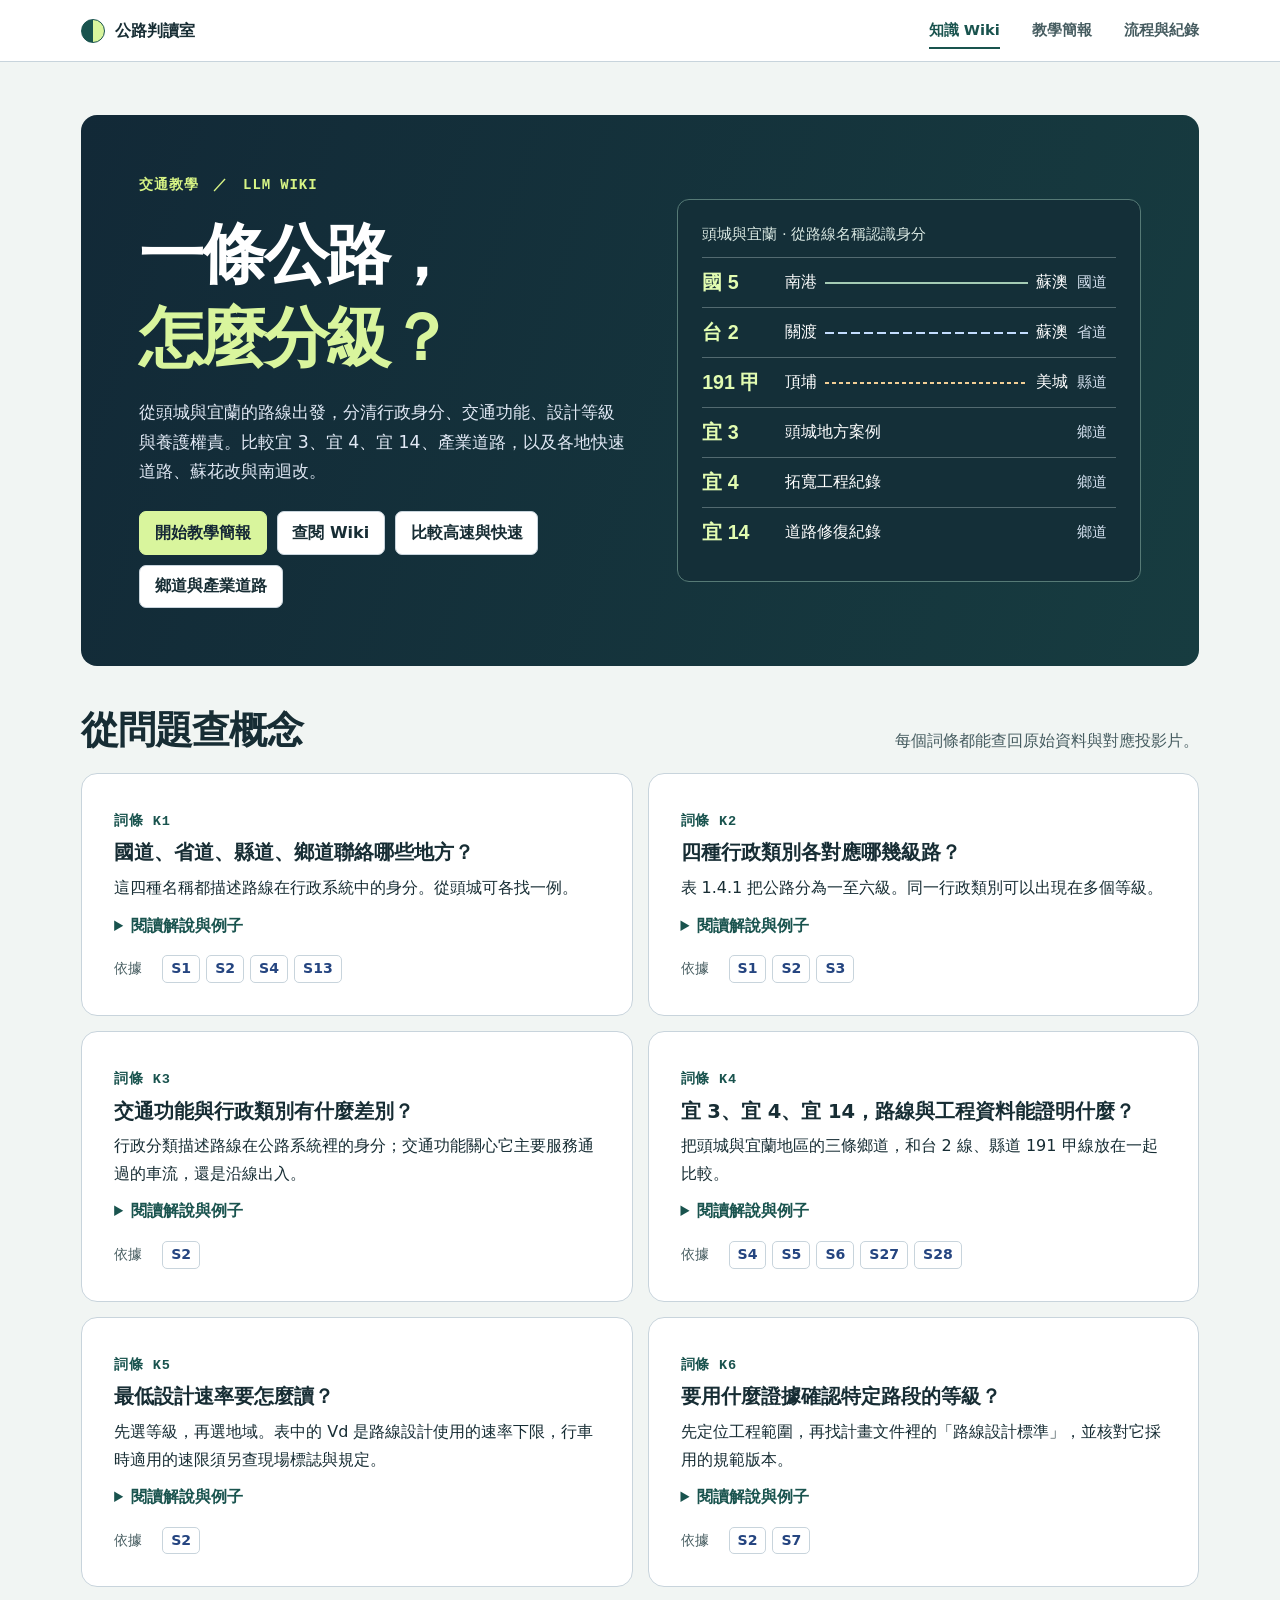
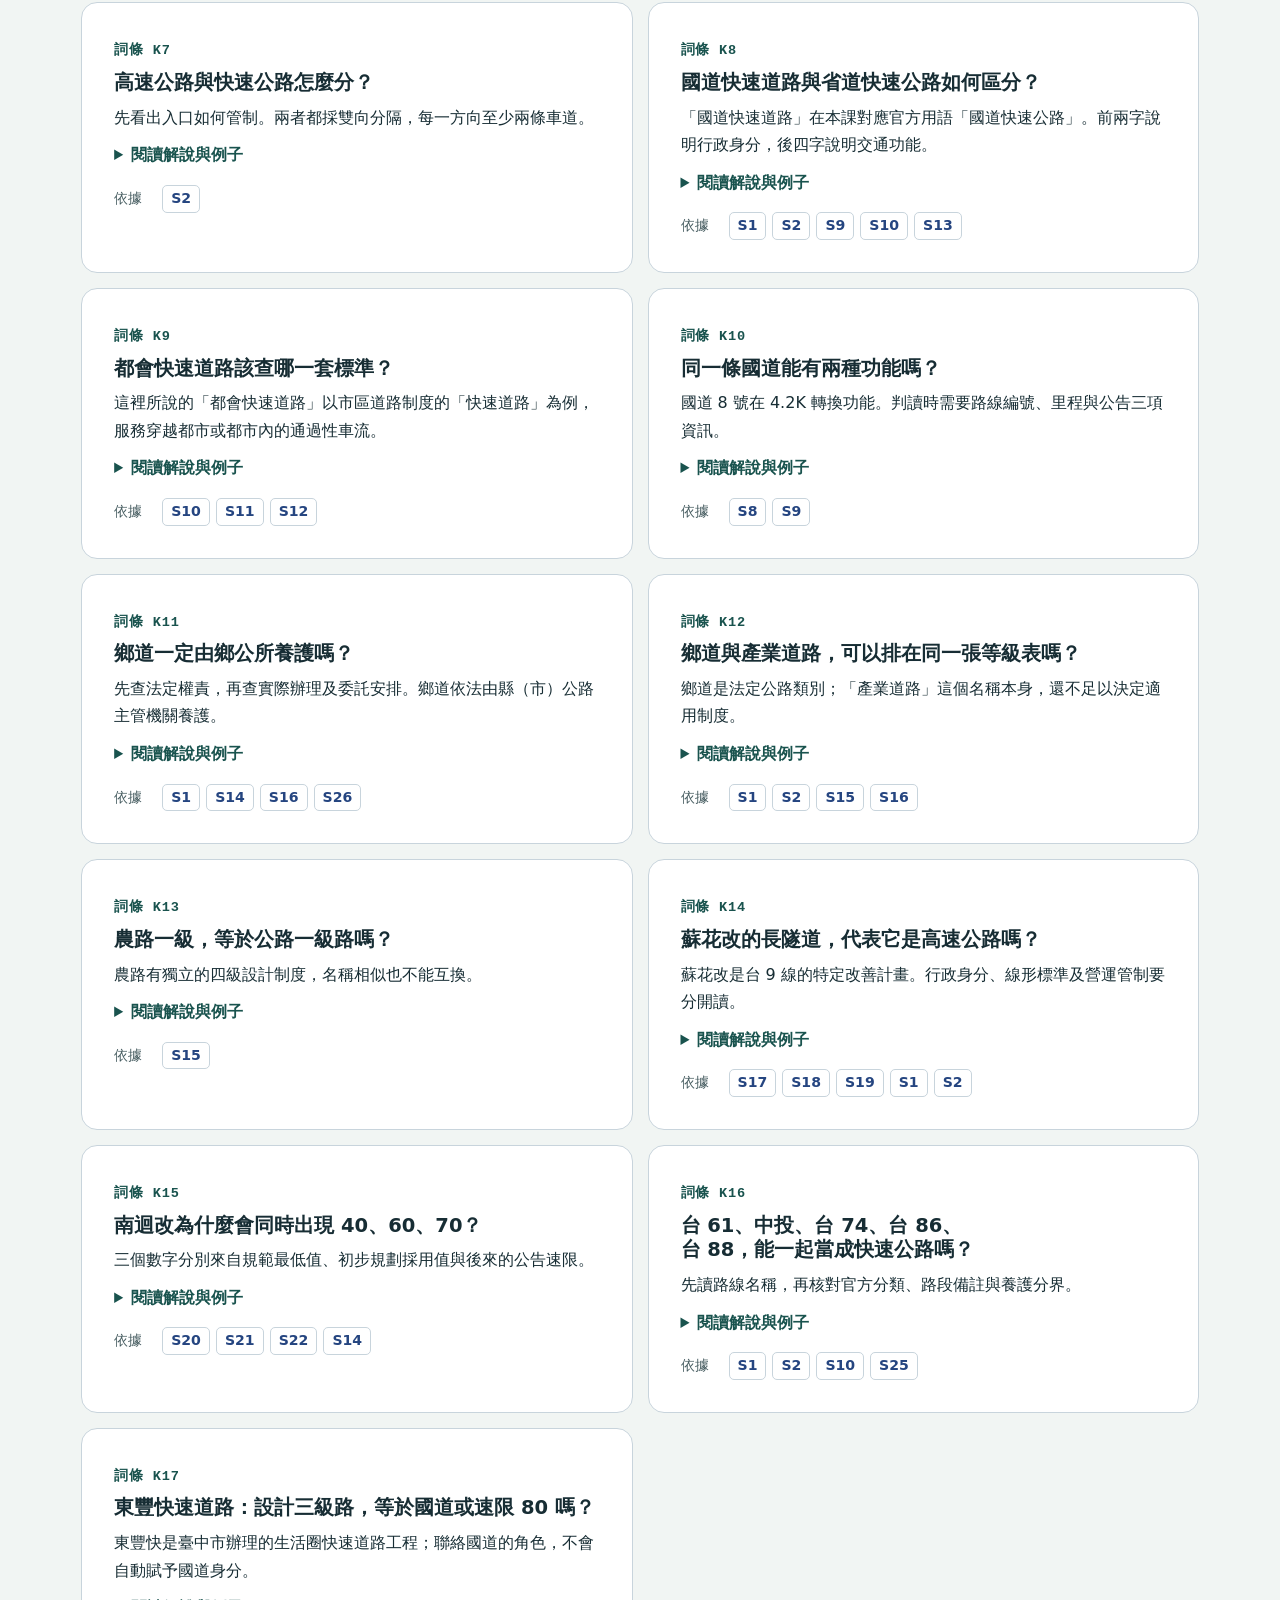
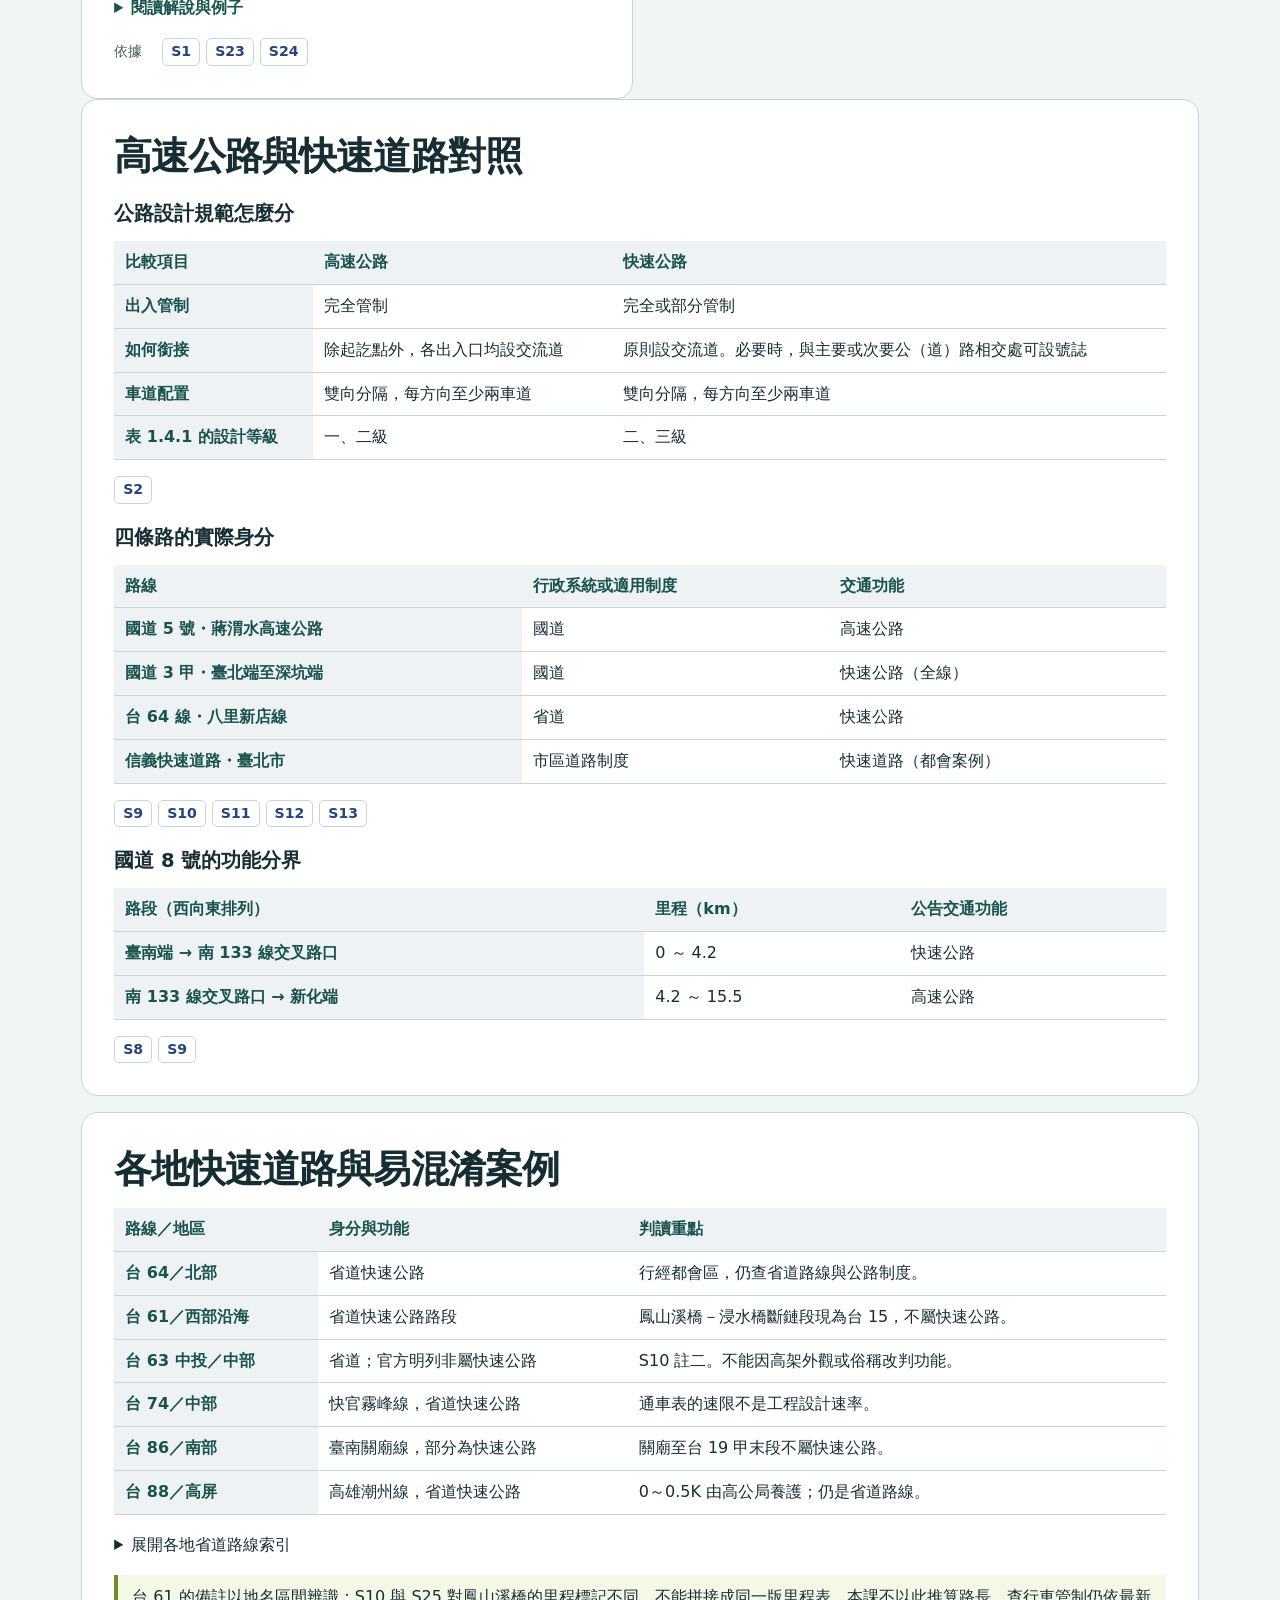
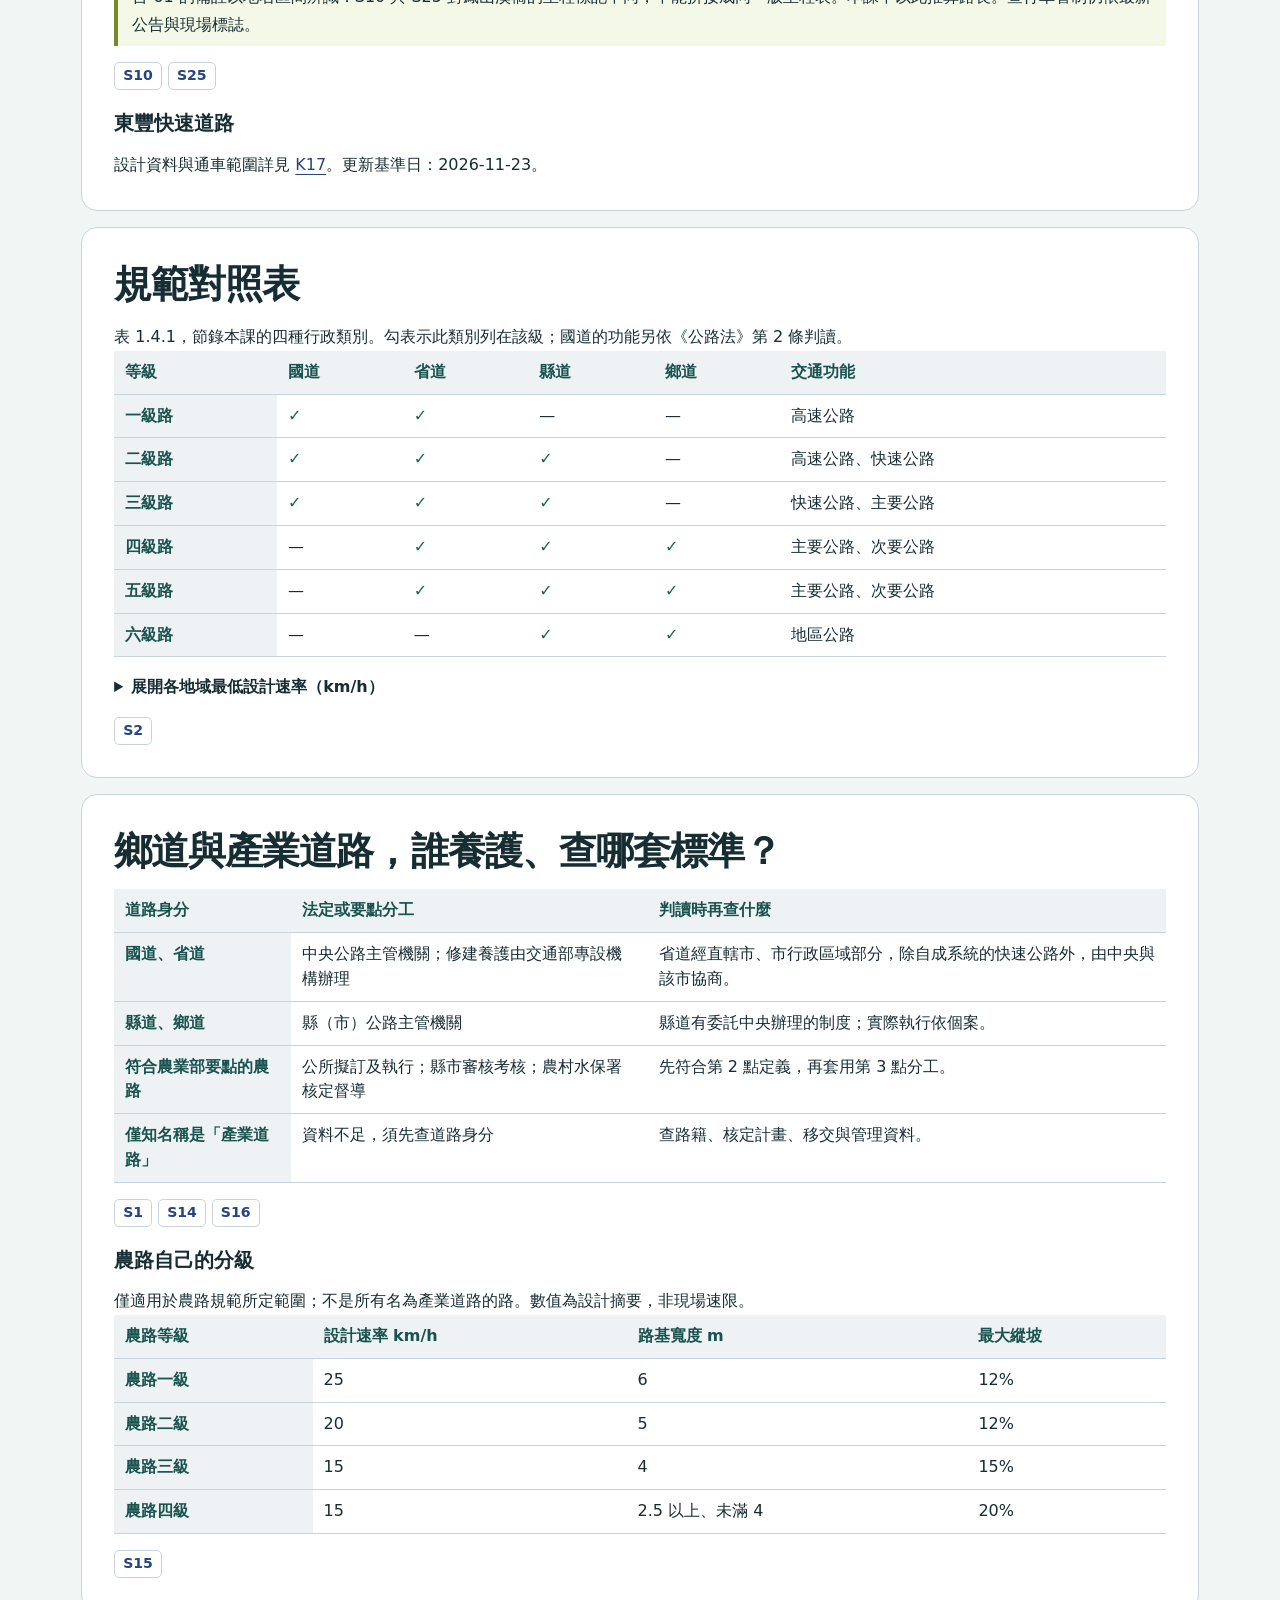
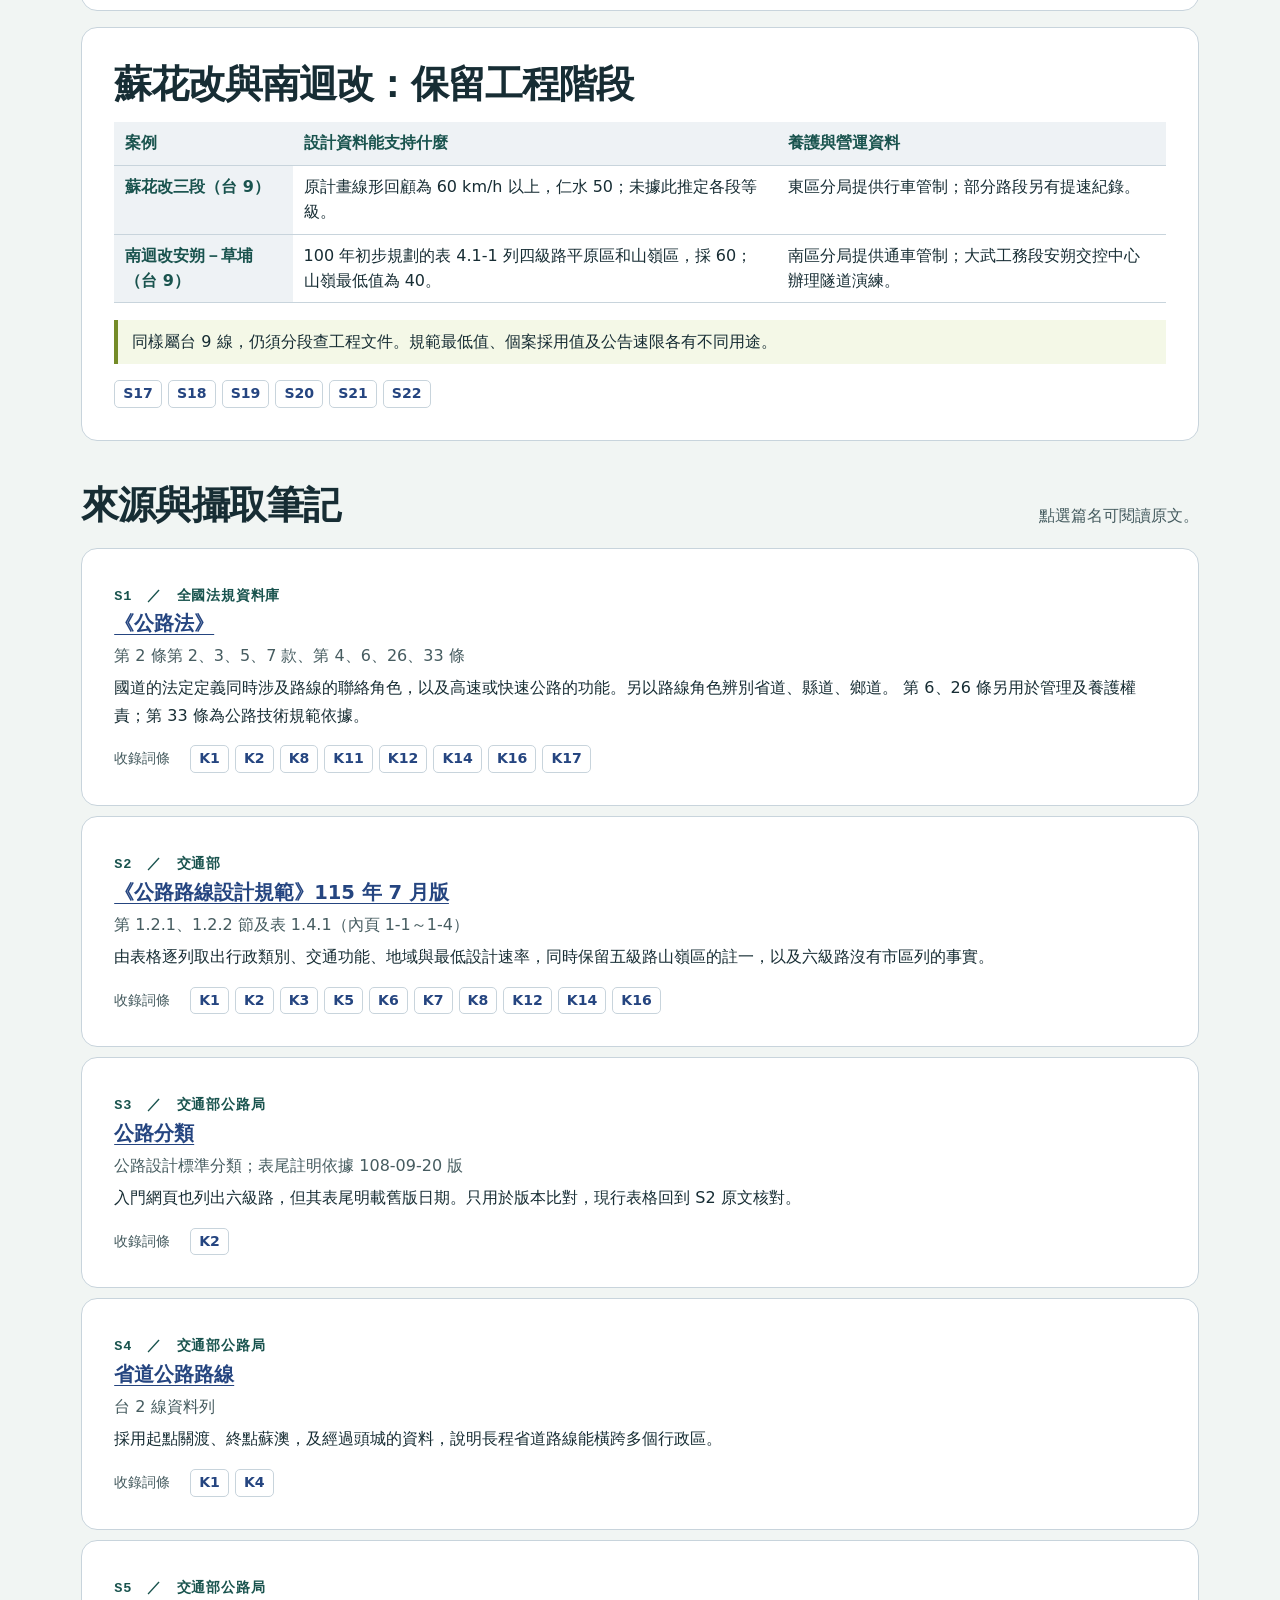
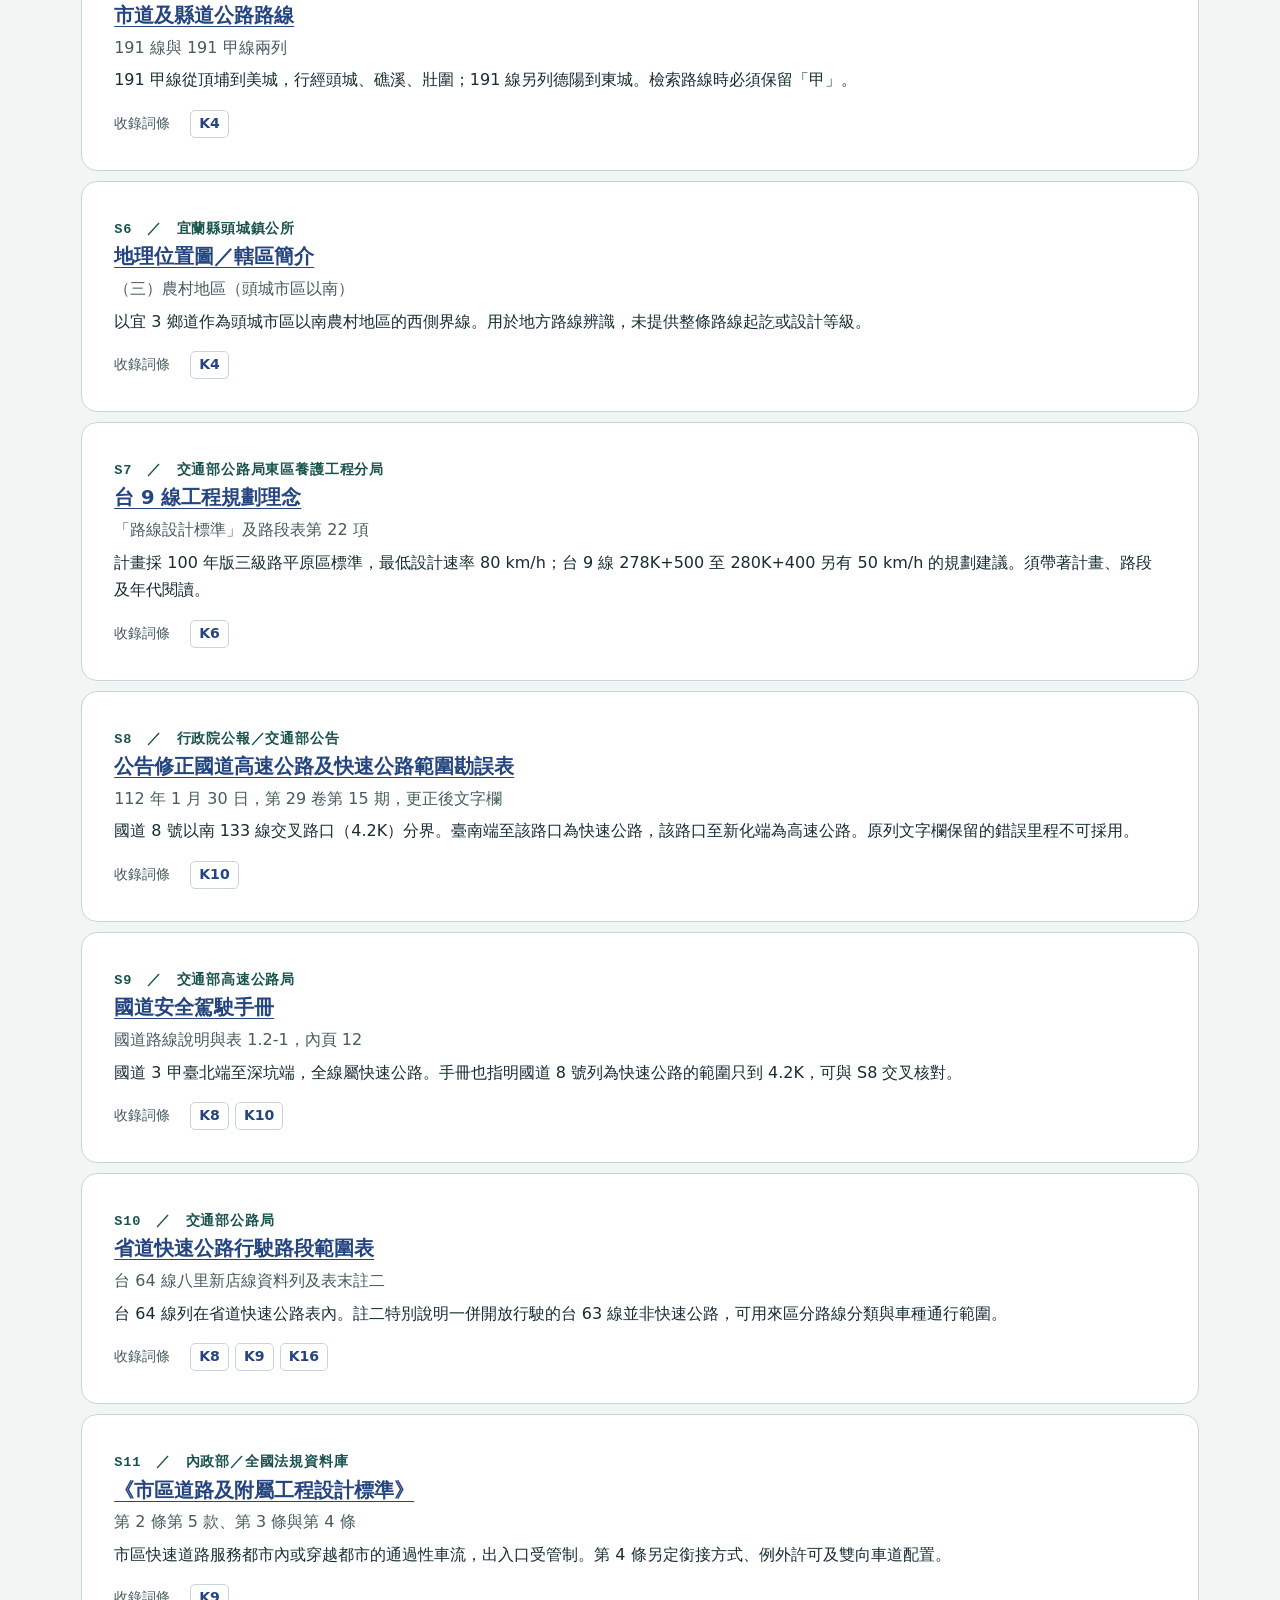
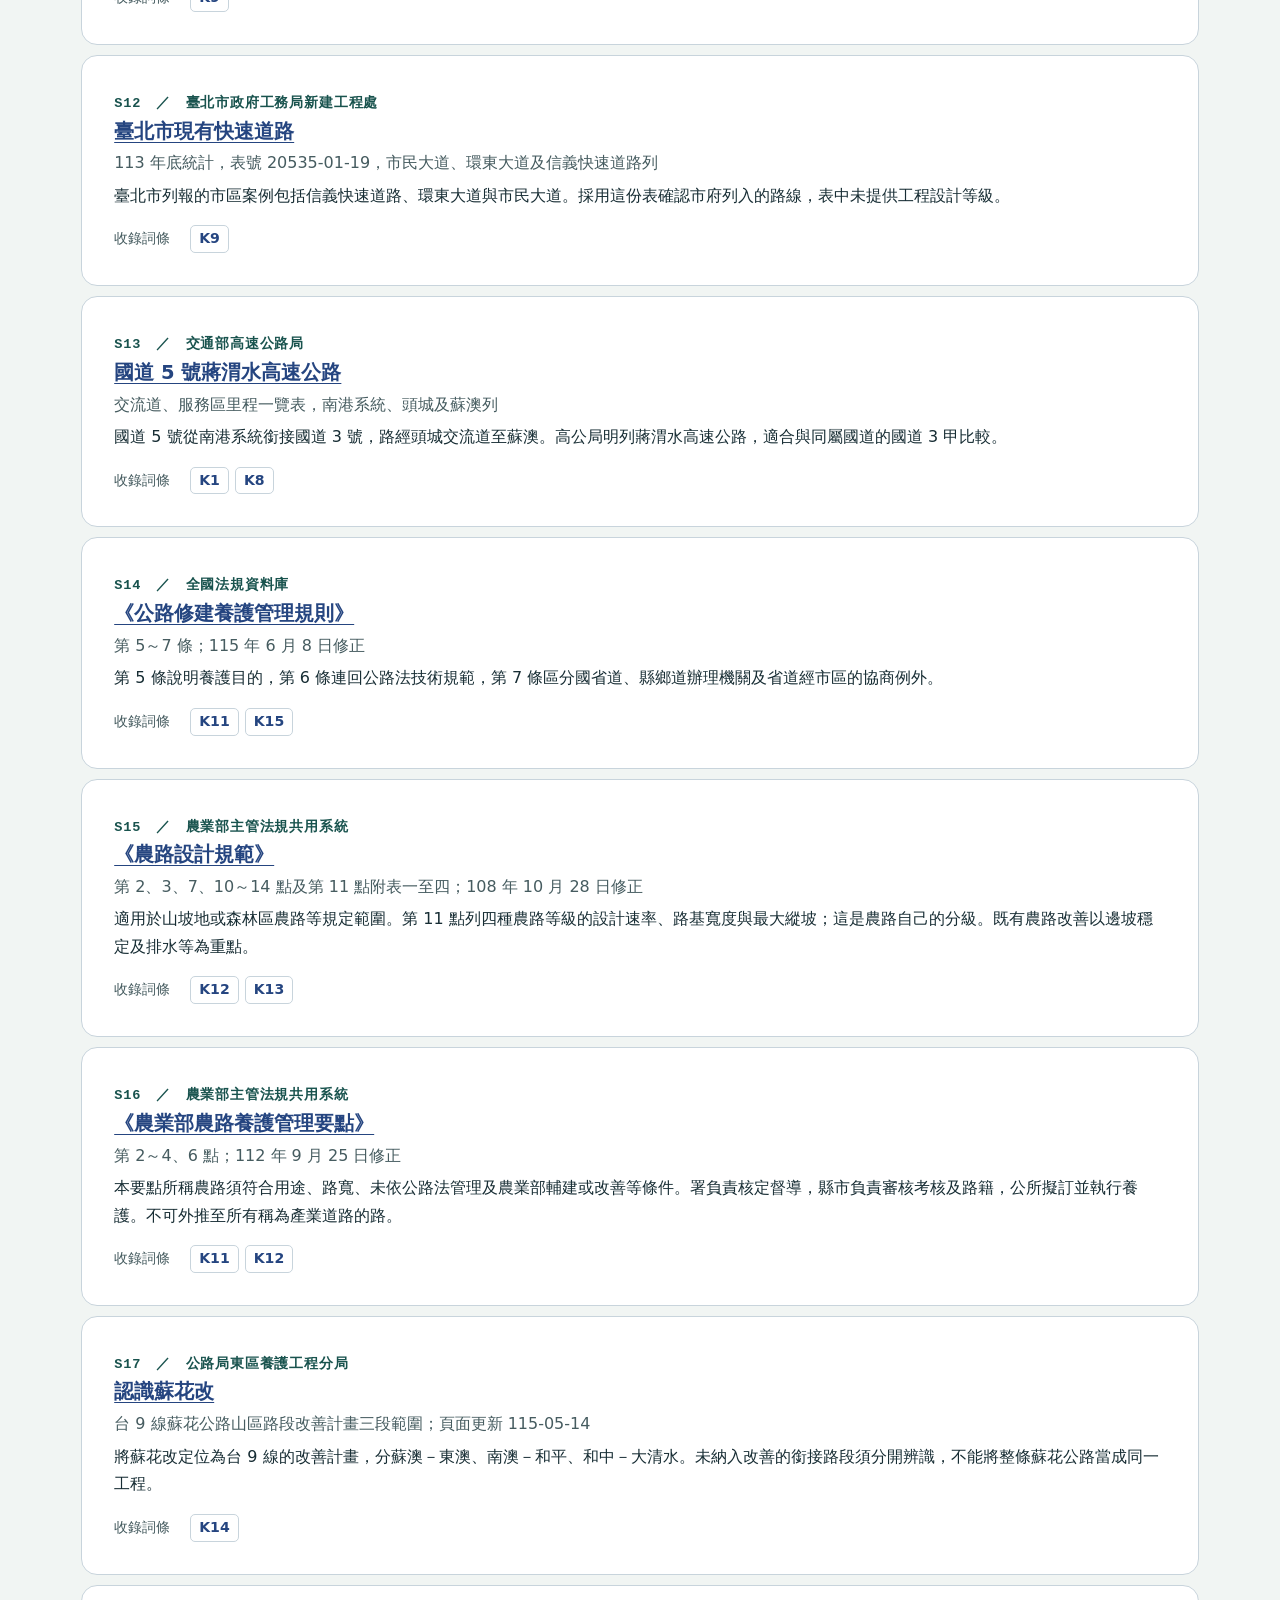
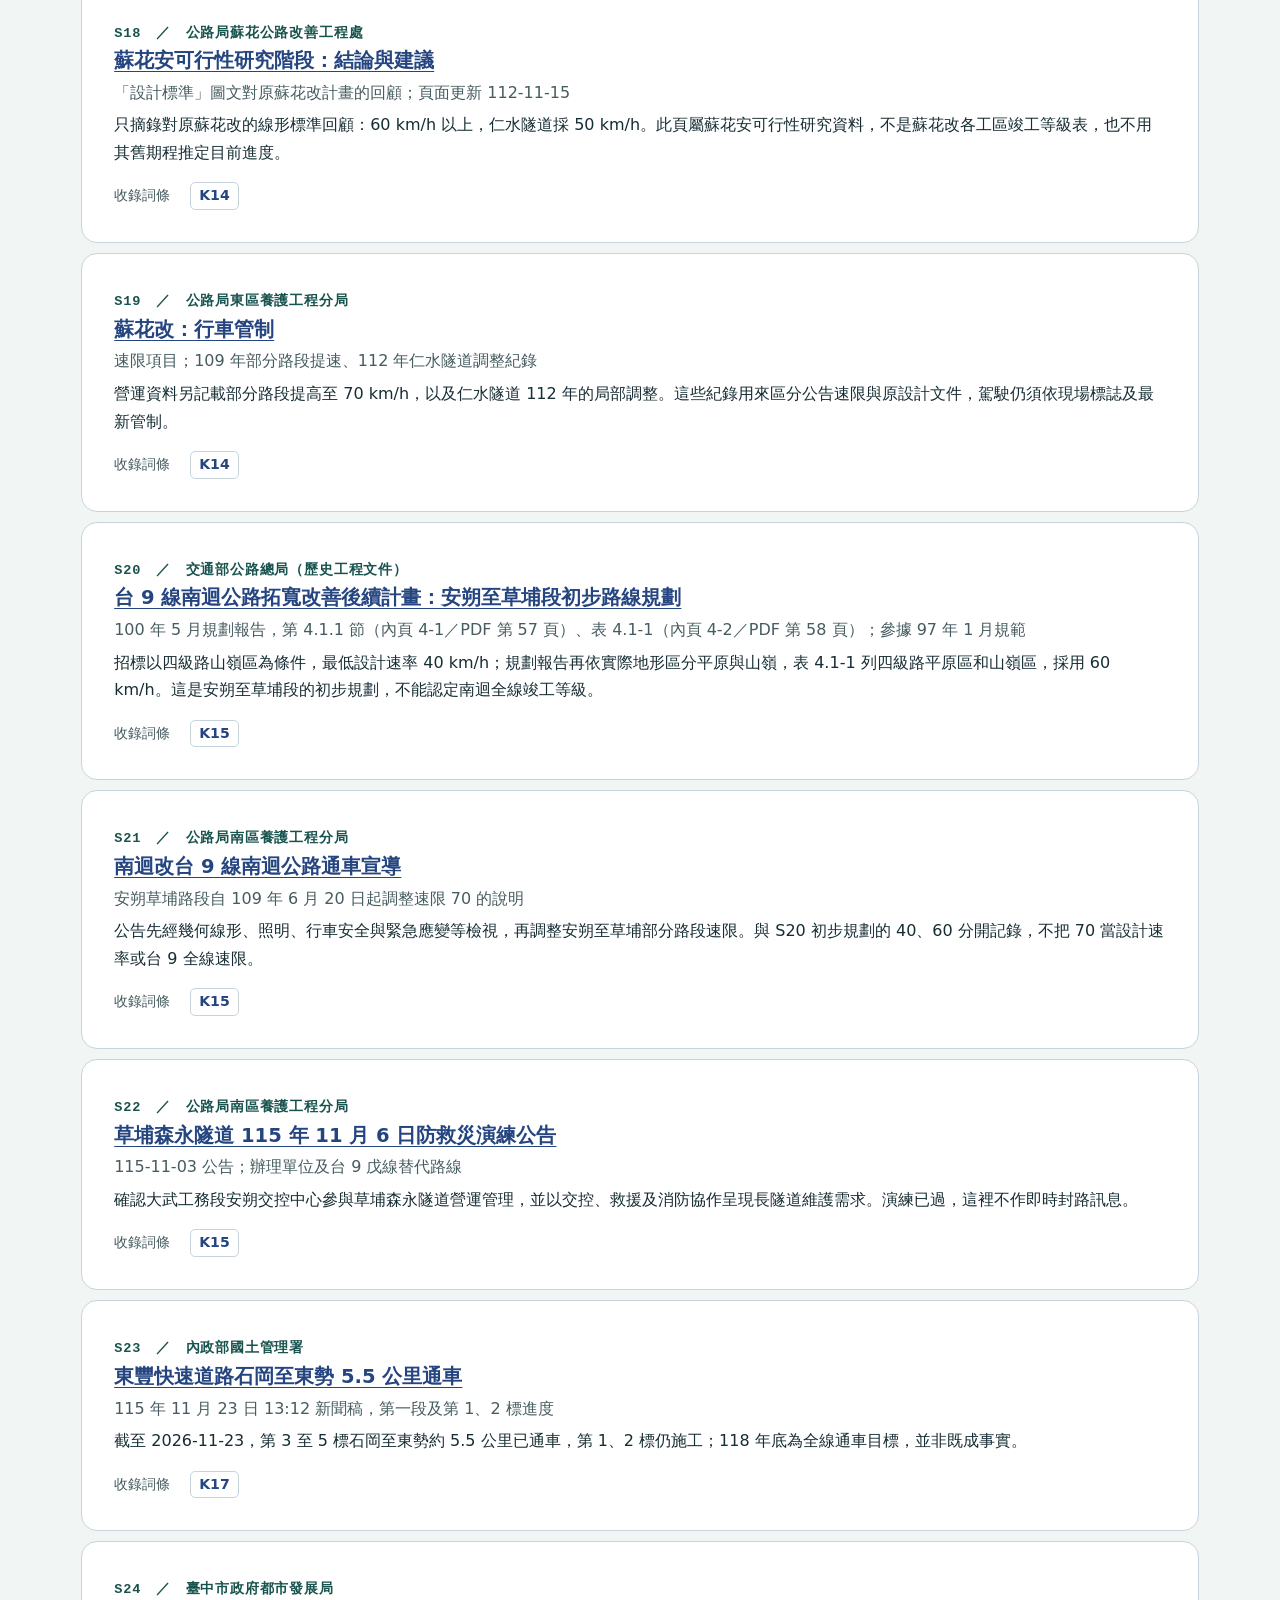
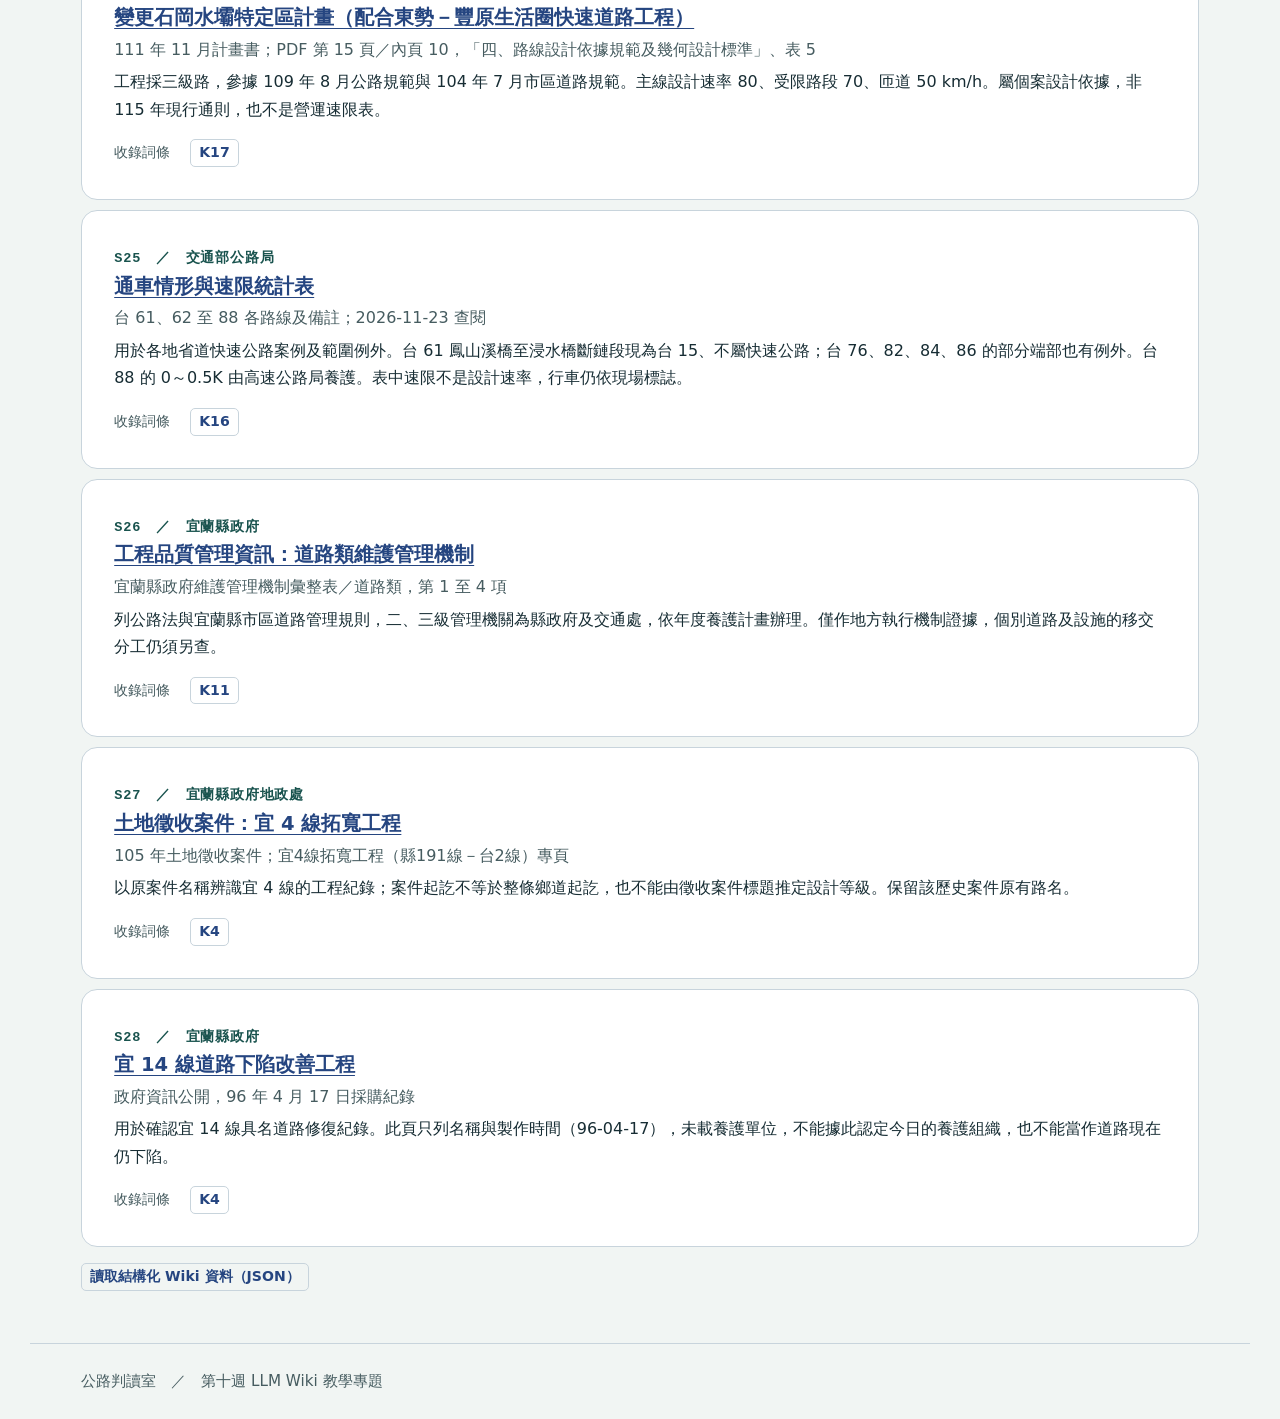
<file: week10/index.html>
<!doctype html><html lang="zh-Hant-TW"><head><meta charset="utf-8"><meta name="viewport" content="width=device-width,initial-scale=1"><title>從公路編號讀到設計等級｜公路判讀室</title><link rel="stylesheet" href="style.css"></head><body><a class="skip" href="#main">跳到主要內容</a><header class="nav"><div class="navinner"><a href="index.html" class="brand"><span class="brandmark" aria-hidden="true"></span>公路判讀室</a><nav class="navlinks" aria-label="主要導覽"><a href="index.html" aria-current="page">知識 Wiki</a><a href="slides.html">教學簡報</a><a href="workflow.html">流程與紀錄</a></nav></div></header><main id="main"><section class="hero"><div><p class="eyebrow">交通教學　／　LLM WIKI</p><h1>一條公路，<br><span>怎麼分級？</span></h1><p>從頭城與宜蘭的路線出發，分清行政身分、交通功能、設計等級與養護權責。比較宜 3、宜 4、宜 14、產業道路，以及各地快速道路、蘇花改與南迴改。</p><div class="row"><a class="btn primary" href="slides.html">開始教學簡報</a><a class="btn" href="#topics">查閱 Wiki</a><a class="btn" href="#express">比較高速與快速</a><a class="btn" href="#maintenance">鄉道與產業道路</a></div></div><figure class="roadart"><figcaption>頭城與宜蘭 · 從路線名稱認識身分</figcaption><div><b>國 5</b><span>南港 <i></i> 蘇澳</span><em>國道</em></div><div><b>台 2</b><span>關渡 <i></i> 蘇澳</span><em>省道</em></div><div><b>191 甲</b><span>頂埔 <i></i> 美城</span><em>縣道</em></div><div><b>宜 3</b><span>頭城地方案例</span><em>鄉道</em></div><div><b>宜 4</b><span>拓寬工程紀錄</span><em>鄉道</em></div><div><b>宜 14</b><span>道路修復紀錄</span><em>鄉道</em></div></figure></section><div class="sectionhead" id="topics"><h2>從問題查概念</h2><p class="sub">每個詞條都能查回原始資料與對應投影片。</p></div><div class="wikiGrid"><article id="K1" class="entry"><span class="tag">詞條 K1</span><h3>國道、省道、縣道、鄉道聯絡哪些地方？</h3><p>這四種名稱都描述路線在行政系統中的身分。從頭城可各找一例。</p><details><summary>閱讀解說與例子</summary><p>國道聯絡重要都會與全國性交通或政經文化據點，《公路法》第 2 條明列高速、快速兩種功能。省道負責跨縣市、直轄市及重要政經文化中心間的主要聯絡。縣道聯絡縣市之間，或縣與重要鄉鎮市。鄉道則服務鄉鎮市之間，以及鄉鎮市通往村、里或原住民部落的交通。實際身分應核對公告路線，一條路穿過鄉下也可能是省道。本課只比較表 1.4.1 列出的四類；現行《公路法》第 2 條另列市道、區道（直轄市）與專用公路。</p><p class="note">台 2 線穿過頭城鎮，查省道路線表仍屬省道。只看所在地屬於「鎮」，無法把它判作鄉道。</p><div class="refs">延伸閱讀　<a href="#K4" class="ref">宜 3、宜 4、宜 14，路線與工程資料能證明什麼？</a><a href="#K2" class="ref">四種行政類別各對應哪幾級路？</a><a href="#K8" class="ref">國道快速道路與省道快速公路如何區分？</a></div><div class="refs">教學頁　<a href="slides.html#s1" class="ref">1 · 起點</a><a href="slides.html#s2" class="ref">2 · 行政系統</a><a href="slides.html#s21" class="ref">21 · 回顧</a></div></details><div class="refs">依據　<a href="index.html#S1" class="ref">S1</a><a href="index.html#S2" class="ref">S2</a><a href="index.html#S4" class="ref">S4</a><a href="index.html#S13" class="ref">S13</a></div></article><article id="K2" class="entry"><span class="tag">詞條 K2</span><h3>四種行政類別各對應哪幾級路？</h3><p>表 1.4.1 把公路分為一至六級。同一行政類別可以出現在多個等級。</p><details><summary>閱讀解說與例子</summary><p>表 1.4.1 的行政欄中，國道列在一至三級，省道一至五級，縣道二至六級，鄉道四至六級。行政與功能各自成欄，同列不等於任何兩欄都能自由組合。國道還須符合《公路法》第 2 條的功能定義。</p><p class="note">四、五級路都列有省道、縣道及鄉道。拿到一個縣道編號，只能先列出可能範圍。</p><div class="refs">延伸閱讀　<a href="#K3" class="ref">交通功能與行政類別有什麼差別？</a><a href="#K6" class="ref">要用什麼證據確認特定路段的等級？</a></div><div class="refs">教學頁　<a href="slides.html#s1" class="ref">1 · 起點</a><a href="slides.html#s4" class="ref">4 · 出入管制</a><a href="slides.html#s9" class="ref">9 · 設計等級</a><a href="slides.html#s10" class="ref">10 · 設計速率</a><a href="slides.html#s11" class="ref">11 · 宜蘭地方案例</a><a href="slides.html#s14" class="ref">14 · 鄉道與農路</a><a href="slides.html#s17" class="ref">17 · 互動查表</a><a href="slides.html#s18" class="ref">18 · 設計判讀練習</a><a href="slides.html#s21" class="ref">21 · 回顧</a></div></details><div class="refs">依據　<a href="index.html#S1" class="ref">S1</a><a href="index.html#S2" class="ref">S2</a><a href="index.html#S3" class="ref">S3</a></div></article><article id="K3" class="entry"><span class="tag">詞條 K3</span><h3>交通功能與行政類別有什麼差別？</h3><p>行政分類描述路線在公路系統裡的身分；交通功能關心它主要服務通過的車流，還是沿線出入。</p><details><summary>閱讀解說與例子</summary><p>規範分高速、快速、主要、次要、地區公路五種功能。前端重視通過時的順暢，往地區公路方向則愈重視沿線可及性。主要公路側重通過性交通，次要公路連接主要公路系統，地區公路提供在地出入。</p><p class="note">若題目已知是鄉道且功能為次要公路，先取兩個欄位的交集，剩下四級、五級。</p><div class="refs">延伸閱讀　<a href="#K2" class="ref">四種行政類別各對應哪幾級路？</a><a href="#K5" class="ref">最低設計速率要怎麼讀？</a></div><div class="refs">教學頁　<a href="slides.html#s3" class="ref">3 · 交通功能</a><a href="slides.html#s9" class="ref">9 · 設計等級</a><a href="slides.html#s17" class="ref">17 · 互動查表</a></div></details><div class="refs">依據　<a href="index.html#S2" class="ref">S2</a></div></article><article id="K4" class="entry"><span class="tag">詞條 K4</span><h3>宜 3、宜 4、宜 14，路線與工程資料能證明什麼？</h3><p>把頭城與宜蘭地區的三條鄉道，和台 2 線、縣道 191 甲線放在一起比較。</p><details><summary>閱讀解說與例子</summary><p>台 2 線路線表列有頭城；縣道 191 甲線為頂埔－美城。宜 3 見於頭城鎮公所的南側農村地區說明，宜 4 見於縣府拓寬工程徵收清單，宜 14 見於道路下陷改善工程紀錄。這些資料分別證明地方位置或工程曾經辦理，未直接給出三條鄉道的核定設計等級。</p><p class="note">地方簡介、拓寬工程起訖、修復工程名稱各有不同用途。不能把工程區間當成整條路線，也不能把 96 年的修復公告當成現在的路況。191 甲線的「甲」仍須保留。</p><div class="refs">延伸閱讀　<a href="#K1" class="ref">國道、省道、縣道、鄉道聯絡哪些地方？</a><a href="#K2" class="ref">四種行政類別各對應哪幾級路？</a><a href="#K11" class="ref">鄉道一定由鄉公所養護嗎？</a></div><div class="refs">教學頁　<a href="slides.html#s2" class="ref">2 · 行政系統</a><a href="slides.html#s11" class="ref">11 · 宜蘭地方案例</a><a href="slides.html#s18" class="ref">18 · 設計判讀練習</a></div></details><div class="refs">依據　<a href="index.html#S4" class="ref">S4</a><a href="index.html#S5" class="ref">S5</a><a href="index.html#S6" class="ref">S6</a><a href="index.html#S27" class="ref">S27</a><a href="index.html#S28" class="ref">S28</a></div></article><article id="K5" class="entry"><span class="tag">詞條 K5</span><h3>最低設計速率要怎麼讀？</h3><p>先選等級，再選地域。表中的 Vd 是路線設計使用的速率下限，行車時適用的速限須另查現場標誌與規定。</p><details><summary>閱讀解說與例子</summary><p>以四級路為例：鄉區平原、丘陵、山嶺與市區分別為 60、50、40、50 km/h。五級路鄉區山嶺一般列 30；依註一，若按 30 設計會使環境受到劇烈衝擊或經費劇增，得採 20。六級路只列鄉區三種地形。</p><p class="note">最低設計速率 50 km/h 同時出現在四級路鄉區丘陵、五級路鄉區平原等格子。只知道一個數字，就不能反推唯一等級。</p><div class="refs">延伸閱讀　<a href="#K2" class="ref">四種行政類別各對應哪幾級路？</a><a href="#K6" class="ref">要用什麼證據確認特定路段的等級？</a></div><div class="refs">教學頁　<a href="slides.html#s7" class="ref">7 · 東豐快速道路</a><a href="slides.html#s10" class="ref">10 · 設計速率</a><a href="slides.html#s12" class="ref">12 · 工程案例</a><a href="slides.html#s15" class="ref">15 · 蘇花改</a><a href="slides.html#s16" class="ref">16 · 南迴改</a><a href="slides.html#s17" class="ref">17 · 互動查表</a><a href="slides.html#s18" class="ref">18 · 設計判讀練習</a></div></details><div class="refs">依據　<a href="index.html#S2" class="ref">S2</a></div></article><article id="K6" class="entry"><span class="tag">詞條 K6</span><h3>要用什麼證據確認特定路段的等級？</h3><p>先定位工程範圍，再找計畫文件裡的「路線設計標準」，並核對它採用的規範版本。</p><details><summary>閱讀解說與例子</summary><p>東區養護工程分局的台 9 線工程資料列出省道、三級路、平原區與最低設計速率 80 km/h，並指明採用民國 100 年版規範。同頁又對舞鶴台地南端的特定路段建議採 50 km/h。工程條件可依地點而異。</p><p class="note">有效的答案應保留『這項改善計畫採用三級路平原區標準』的範圍。把 80 套用到台 9 線全線或寫成駕駛速限，都超出了文件所載。</p><div class="refs">延伸閱讀　<a href="#K4" class="ref">宜 3、宜 4、宜 14，路線與工程資料能證明什麼？</a><a href="#K5" class="ref">最低設計速率要怎麼讀？</a></div><div class="refs">教學頁　<a href="slides.html#s12" class="ref">12 · 工程案例</a><a href="slides.html#s18" class="ref">18 · 設計判讀練習</a><a href="slides.html#s21" class="ref">21 · 回顧</a></div></details><div class="refs">依據　<a href="index.html#S2" class="ref">S2</a><a href="index.html#S7" class="ref">S7</a></div></article><article id="K7" class="entry"><span class="tag">詞條 K7</span><h3>高速公路與快速公路怎麼分？</h3><p>先看出入口如何管制。兩者都採雙向分隔，每一方向至少兩條車道。</p><details><summary>閱讀解說與例子</summary><p>《公路路線設計規範》第 1.2.2 節要求高速公路完全管制出入，起訖點以外的出入口均設交流道。快速公路可完全或部分管制，原則設交流道，必要時和主要或次要公（道）路相接可設號誌路口。</p><p class="note">查表 1.4.1，高速公路列在一、二級，快速公路列在二、三級。二級同時出現於兩者，所以從「二級」無法斷定是哪一種功能。</p><div class="refs">延伸閱讀　<a href="#K2" class="ref">四種行政類別各對應哪幾級路？</a><a href="#K8" class="ref">國道快速道路與省道快速公路如何區分？</a><a href="#K9" class="ref">都會快速道路該查哪一套標準？</a></div><div class="refs">教學頁　<a href="slides.html#s4" class="ref">4 · 出入管制</a><a href="slides.html#s5" class="ref">5 · 路線對照</a><a href="slides.html#s8" class="ref">8 · 國道 8 號</a><a href="slides.html#s19" class="ref">19 · 路線判讀練習</a></div></details><div class="refs">依據　<a href="index.html#S2" class="ref">S2</a></div></article><article id="K8" class="entry"><span class="tag">詞條 K8</span><h3>國道快速道路與省道快速公路如何區分？</h3><p>「國道快速道路」在本課對應官方用語「國道快速公路」。前兩字說明行政身分，後四字說明交通功能。</p><details><summary>閱讀解說與例子</summary><p>國道可以是高速公路，也可以是快速公路。國道 5 號是蔣渭水高速公路，國道 3 甲全線則屬快速公路。換成台 64 線，功能仍是快速公路，路線身分改為省道。各路線的工程設計等級仍要另查工程文件。</p><p class="note">看到一張車種開放表時，也要讀註解。公路局雖一併說明台 63 線的開放情況，表末註二明列它不屬快速公路。</p><div class="refs">延伸閱讀　<a href="#K7" class="ref">高速公路與快速公路怎麼分？</a><a href="#K9" class="ref">都會快速道路該查哪一套標準？</a><a href="#K10" class="ref">同一條國道能有兩種功能嗎？</a></div><div class="refs">教學頁　<a href="slides.html#s5" class="ref">5 · 路線對照</a><a href="slides.html#s6" class="ref">6 · 各地快速道路</a><a href="slides.html#s17" class="ref">17 · 互動查表</a><a href="slides.html#s19" class="ref">19 · 路線判讀練習</a></div></details><div class="refs">依據　<a href="index.html#S1" class="ref">S1</a><a href="index.html#S2" class="ref">S2</a><a href="index.html#S9" class="ref">S9</a><a href="index.html#S10" class="ref">S10</a><a href="index.html#S13" class="ref">S13</a></div></article><article id="K9" class="entry"><span class="tag">詞條 K9</span><h3>都會快速道路該查哪一套標準？</h3><p>這裡所說的「都會快速道路」以市區道路制度的「快速道路」為例，服務穿越都市或都市內的通過性車流。</p><details><summary>閱讀解說與例子</summary><p>《市區道路及附屬工程設計標準》把市區道路依功能分為快速、主要、次要、服務道路。快速道路出入口完全或部分管制，通常藉匝道或立體交叉銜接。主管機關許可時，可與主要或次要道路採號誌平交。雙向車流以實體分隔，每方向至少兩車道。</p><p class="note">臺北市統計列有信義快速道路、市民大道和環東大道。台 64 線也行經都會地區，仍應先查它的省道路線資料。僅憑都市位置、高架外觀或名稱，無法推定行政身分或一至六級。</p><div class="refs">延伸閱讀　<a href="#K7" class="ref">高速公路與快速公路怎麼分？</a><a href="#K8" class="ref">國道快速道路與省道快速公路如何區分？</a><a href="#K2" class="ref">四種行政類別各對應哪幾級路？</a></div><div class="refs">教學頁　<a href="slides.html#s5" class="ref">5 · 路線對照</a><a href="slides.html#s19" class="ref">19 · 路線判讀練習</a><a href="slides.html#s21" class="ref">21 · 回顧</a></div></details><div class="refs">依據　<a href="index.html#S10" class="ref">S10</a><a href="index.html#S11" class="ref">S11</a><a href="index.html#S12" class="ref">S12</a></div></article><article id="K10" class="entry"><span class="tag">詞條 K10</span><h3>同一條國道能有兩種功能嗎？</h3><p>國道 8 號在 4.2K 轉換功能。判讀時需要路線編號、里程與公告三項資訊。</p><details><summary>閱讀解說與例子</summary><p>交通部勘誤表的更正後文字把臺南端至南 133 線交叉路口（0～4.2K）列為快速公路，從該處至新化端（4.2～15.5K）列為高速公路。高速公路局手冊也將國道 8 號的快速公路範圍標至 4.2K。</p><p class="note">只寫「國道 8 號是快速公路」會把結論延伸到另一段。在 2K 和 10K 都是國道，前者位於快速公路路段，後者位於高速公路路段。</p><div class="refs">延伸閱讀　<a href="#K7" class="ref">高速公路與快速公路怎麼分？</a><a href="#K8" class="ref">國道快速道路與省道快速公路如何區分？</a><a href="#K6" class="ref">要用什麼證據確認特定路段的等級？</a></div><div class="refs">教學頁　<a href="slides.html#s1" class="ref">1 · 起點</a><a href="slides.html#s8" class="ref">8 · 國道 8 號</a><a href="slides.html#s19" class="ref">19 · 路線判讀練習</a><a href="slides.html#s21" class="ref">21 · 回顧</a></div></details><div class="refs">依據　<a href="index.html#S8" class="ref">S8</a><a href="index.html#S9" class="ref">S9</a></div></article><article id="K11" class="entry"><span class="tag">詞條 K11</span><h3>鄉道一定由鄉公所養護嗎？</h3><p>先查法定權責，再查實際辦理及委託安排。鄉道依法由縣（市）公路主管機關養護。</p><details><summary>閱讀解說與例子</summary><p>《公路法》第 6、26 條及《公路修建養護管理規則》第 7 條，把國省道與縣鄉道的管理、養護分列。國省道原則由中央辦理；省道經直轄市、市行政區域部分，除自成系統的快速公路外，另由中央與該市協商。縣道可有委託中央辦理的情形，不能只看編號就指定某個工務段或公所。 宜蘭縣的管理機制另列縣政府與交通處，依年度養護計畫辦理；歷史工程發包機關不宜直接當成今日的養護單位。</p><p class="note">若是符合《農業部農路養護管理要點》第 2 點的農路，第 3 點另規定由公所擬訂及執行養護，縣市與農村水保署分別負責審核、核定等事項。補助來源、法定權責與實際執行單位要分開查。</p><div class="refs">延伸閱讀　<a href="#K1" class="ref">國道、省道、縣道、鄉道聯絡哪些地方？</a><a href="#K12" class="ref">鄉道與產業道路，可以排在同一張等級表嗎？</a><a href="#K15" class="ref">南迴改為什麼會同時出現 40、60、70？</a></div><div class="refs">教學頁　<a href="slides.html#s6" class="ref">6 · 各地快速道路</a><a href="slides.html#s7" class="ref">7 · 東豐快速道路</a><a href="slides.html#s13" class="ref">13 · 養護權責</a><a href="slides.html#s15" class="ref">15 · 蘇花改</a><a href="slides.html#s16" class="ref">16 · 南迴改</a><a href="slides.html#s20" class="ref">20 · 養護與工程練習</a><a href="slides.html#s21" class="ref">21 · 回顧</a></div></details><div class="refs">依據　<a href="index.html#S1" class="ref">S1</a><a href="index.html#S14" class="ref">S14</a><a href="index.html#S16" class="ref">S16</a><a href="index.html#S26" class="ref">S26</a></div></article><article id="K12" class="entry"><span class="tag">詞條 K12</span><h3>鄉道與產業道路，可以排在同一張等級表嗎？</h3><p>鄉道是法定公路類別；「產業道路」這個名稱本身，還不足以決定適用制度。</p><details><summary>閱讀解說與例子</summary><p>表 1.4.1 中鄉道的候選範圍是四、五、六級，仍要配合交通功能、地域與個案文件。產業道路未另列為《公路法》第 2 條的公路類別；遇到這個名稱，應查路籍、核定計畫及管理資料，辨別它是否已納編公路，或屬農路等其他制度。</p><p class="note">不能把一條未納編的農用產業道路直接填入「鄉道」查詢。若符合農路規範的適用範圍，改查農路分級；若已編為鄉道，就依其公路身分查核。</p><div class="refs">延伸閱讀　<a href="#K2" class="ref">四種行政類別各對應哪幾級路？</a><a href="#K11" class="ref">鄉道一定由鄉公所養護嗎？</a><a href="#K13" class="ref">農路一級，等於公路一級路嗎？</a></div><div class="refs">教學頁　<a href="slides.html#s13" class="ref">13 · 養護權責</a><a href="slides.html#s14" class="ref">14 · 鄉道與農路</a><a href="slides.html#s20" class="ref">20 · 養護與工程練習</a><a href="slides.html#s21" class="ref">21 · 回顧</a></div></details><div class="refs">依據　<a href="index.html#S1" class="ref">S1</a><a href="index.html#S2" class="ref">S2</a><a href="index.html#S15" class="ref">S15</a><a href="index.html#S16" class="ref">S16</a></div></article><article id="K13" class="entry"><span class="tag">詞條 K13</span><h3>農路一級，等於公路一級路嗎？</h3><p>農路有獨立的四級設計制度，名稱相似也不能互換。</p><details><summary>閱讀解說與例子</summary><p>《農路設計規範》第 2 點規範山坡地或森林區農路，第 10 點另處理山坡地公路系統以外道路。第 11 點及附表一至四列農路一至四級，設計速率依序為 25、20、15、15 km/h，路基寬度依序為 6、5、4、2.5 以上未滿 4 公尺。選用時仍須核對完整附表。</p><p class="note">第 13、14 點對既有農路改善強調邊坡穩定、排水及減少再開挖。路基寬度也不是單一車道寬度；上表數字不能當作所有產業道路的通用規格。</p><div class="refs">延伸閱讀　<a href="#K12" class="ref">鄉道與產業道路，可以排在同一張等級表嗎？</a><a href="#K5" class="ref">最低設計速率要怎麼讀？</a></div><div class="refs">教學頁　<a href="slides.html#s14" class="ref">14 · 鄉道與農路</a><a href="slides.html#s20" class="ref">20 · 養護與工程練習</a><a href="slides.html#s21" class="ref">21 · 回顧</a></div></details><div class="refs">依據　<a href="index.html#S15" class="ref">S15</a></div></article><article id="K14" class="entry"><span class="tag">詞條 K14</span><h3>蘇花改的長隧道，代表它是高速公路嗎？</h3><p>蘇花改是台 9 線的特定改善計畫。行政身分、線形標準及營運管制要分開讀。</p><details><summary>閱讀解說與例子</summary><p>S17 列出蘇澳－東澳、南澳－和平、和中－大清水三段。S18 在蘇花安可行性研究資料中回顧原蘇花改採 60 km/h 以上線形標準，仁水隧道採 50 km/h。這只能支持該回顧的設計描述，還不足以替所有工區指定某一公路等級。</p><p class="note">東區養護工程分局的 S19 另列部分路段提速至 70 km/h 的營運紀錄。長隧道、分隔車道或較高公告速限，都不能單獨證明它屬國道或省道快速公路；判讀時須保留工程範圍與資料階段。</p><div class="refs">延伸閱讀　<a href="#K5" class="ref">最低設計速率要怎麼讀？</a><a href="#K7" class="ref">高速公路與快速公路怎麼分？</a><a href="#K15" class="ref">南迴改為什麼會同時出現 40、60、70？</a></div><div class="refs">教學頁　<a href="slides.html#s15" class="ref">15 · 蘇花改</a><a href="slides.html#s20" class="ref">20 · 養護與工程練習</a></div></details><div class="refs">依據　<a href="index.html#S17" class="ref">S17</a><a href="index.html#S18" class="ref">S18</a><a href="index.html#S19" class="ref">S19</a><a href="index.html#S1" class="ref">S1</a><a href="index.html#S2" class="ref">S2</a></div></article><article id="K15" class="entry"><span class="tag">詞條 K15</span><h3>南迴改為什麼會同時出現 40、60、70？</h3><p>三個數字分別來自規範最低值、初步規劃採用值與後來的公告速限。</p><details><summary>閱讀解說與例子</summary><p>S20 是 100 年 5 月初步規劃報告。第 4.1.1 節記載招標以四級路山嶺區、最低 40 km/h 為條件；規劃再按地形區分平原與山嶺，參據 97 年規範於表 4.1-1 列「四級路平原區和山嶺區」，採 60 km/h。S21 的 70 km/h 則是 109 年對安朔至草埔部分路段調整的公告速限。該段（427K＋300～437K＋600）原公告速限也是 60，調整為 70，與規劃採用的設計速率 60 是兩回事。</p><p class="note">S22 顯示草埔森永隧道由南區養護工程分局大武工務段安朔交控中心辦理防救災演練。這個例子顯示，養護還涉及機電、交控及救援協作；不能把舊規劃當全線竣工認定，也不能由速限反推公路等級。</p><div class="refs">延伸閱讀　<a href="#K5" class="ref">最低設計速率要怎麼讀？</a><a href="#K6" class="ref">要用什麼證據確認特定路段的等級？</a><a href="#K11" class="ref">鄉道一定由鄉公所養護嗎？</a><a href="#K14" class="ref">蘇花改的長隧道，代表它是高速公路嗎？</a></div><div class="refs">教學頁　<a href="slides.html#s16" class="ref">16 · 南迴改</a><a href="slides.html#s20" class="ref">20 · 養護與工程練習</a><a href="slides.html#s21" class="ref">21 · 回顧</a></div></details><div class="refs">依據　<a href="index.html#S20" class="ref">S20</a><a href="index.html#S21" class="ref">S21</a><a href="index.html#S22" class="ref">S22</a><a href="index.html#S14" class="ref">S14</a></div></article><article id="K16" class="entry"><span class="tag">詞條 K16</span><h3>台 61、中投、台 74、台 86、台 88，能一起當成快速公路嗎？</h3><p>先讀路線名稱，再核對官方分類、路段備註與養護分界。</p><details><summary>閱讀解說與例子</summary><p>台 61、台 74、台 86、台 88 均有省道快速公路路段，但端部、斷鏈段及側車道要另讀備註。台 61 鳳山溪橋至浸水橋的斷鏈段現為台 15，表中明列不屬快速公路；台 86 關廟以東接台 19 甲的末段也不是快速公路。中投公路台 63 則在 S10 註二明列非屬快速公路。</p><p class="note">台 88 的 0～0.5K 由高速公路局養護，仍不能因此把路線改判為國道。確認快速公路功能後，可用表 1.4.1 查二、三級候選；特定路段採哪一級，仍須工程設計資料。</p><div class="refs">延伸閱讀　<a href="#K5" class="ref">最低設計速率要怎麼讀？</a><a href="#K8" class="ref">國道快速道路與省道快速公路如何區分？</a><a href="#K11" class="ref">鄉道一定由鄉公所養護嗎？</a><a href="#K17" class="ref">東豐快速道路：設計三級路，等於國道或速限 80 嗎？</a></div><div class="refs">教學頁　<a href="slides.html#s6" class="ref">6 · 各地快速道路</a><a href="slides.html#s21" class="ref">21 · 回顧</a></div></details><div class="refs">依據　<a href="index.html#S1" class="ref">S1</a><a href="index.html#S2" class="ref">S2</a><a href="index.html#S10" class="ref">S10</a><a href="index.html#S25" class="ref">S25</a></div></article><article id="K17" class="entry"><span class="tag">詞條 K17</span><h3>東豐快速道路：設計三級路，等於國道或速限 80 嗎？</h3><p>東豐快是臺中市辦理的生活圈快速道路工程；聯絡國道的角色，不會自動賦予國道身分。</p><details><summary>閱讀解說與例子</summary><p>111 年都市計畫變更書內頁 10、表 5，將工程定位為國道交流道聯絡道路，採三級路設計。依據是 109 年公路規範與 104 年市區道路規範；主線採 80、線形受限路段 70、匝道 50 km/h。這是工程設計值，不能直接當成現場速限。</p><p class="note">截至 2026-11-23，石岡至東勢第 3 至 5 標約 5.5 公里已通車；第 1、2 標仍施工。通車公告回答已開放範圍，設計文件回答工程標準，養護移交及實際分工則須另查，不能從中央補助推定。</p><div class="refs">延伸閱讀　<a href="#K2" class="ref">四種行政類別各對應哪幾級路？</a><a href="#K5" class="ref">最低設計速率要怎麼讀？</a><a href="#K11" class="ref">鄉道一定由鄉公所養護嗎？</a><a href="#K16" class="ref">台 61、中投、台 74、台 86、台 88，能一起當成快速公路嗎？</a></div><div class="refs">教學頁　<a href="slides.html#s7" class="ref">7 · 東豐快速道路</a><a href="slides.html#s21" class="ref">21 · 回顧</a></div></details><div class="refs">依據　<a href="index.html#S1" class="ref">S1</a><a href="index.html#S23" class="ref">S23</a><a href="index.html#S24" class="ref">S24</a></div></article></div><section class="panel" id="express"><h2>高速公路與快速道路對照</h2><h3 class="minihead">公路設計規範怎麼分</h3><div class="tablewrap"><table aria-label="公路交通功能比較"><thead><tr><th scope="col">比較項目</th><th scope="col">高速公路</th><th scope="col">快速公路</th></tr></thead><tbody><tr><th scope="row">出入管制</th><td>完全管制</td><td>完全或部分管制</td></tr><tr><th scope="row">如何銜接</th><td>除起訖點外，各出入口均設交流道</td><td>原則設交流道。必要時，與主要或次要公（道）路相交處可設號誌</td></tr><tr><th scope="row">車道配置</th><td>雙向分隔，每方向至少兩車道</td><td>雙向分隔，每方向至少兩車道</td></tr><tr><th scope="row">表 1.4.1 的設計等級</th><td>一、二級</td><td>二、三級</td></tr></tbody></table></div><div class="refs"><a href="index.html#S2" class="ref">S2</a></div><h3 class="minihead">四條路的實際身分</h3><div class="tablewrap"><table aria-label="實際路線及其分類依據"><thead><tr><th scope="col">路線</th><th scope="col">行政系統或適用制度</th><th scope="col">交通功能</th></tr></thead><tbody><tr><th scope="row">國道 5 號・蔣渭水高速公路</th><td>國道</td><td>高速公路</td></tr><tr><th scope="row">國道 3 甲・臺北端至深坑端</th><td>國道</td><td>快速公路（全線）</td></tr><tr><th scope="row">台 64 線・八里新店線</th><td>省道</td><td>快速公路</td></tr><tr><th scope="row">信義快速道路・臺北市</th><td>市區道路制度</td><td>快速道路（都會案例）</td></tr></tbody></table></div><div class="refs"><a href="index.html#S9" class="ref">S9</a><a href="index.html#S10" class="ref">S10</a><a href="index.html#S11" class="ref">S11</a><a href="index.html#S12" class="ref">S12</a><a href="index.html#S13" class="ref">S13</a></div><h3 class="minihead">國道 8 號的功能分界</h3><div class="tablewrap"><table aria-label="國道 8 號公告路段"><thead><tr><th scope="col">路段（西向東排列）</th><th scope="col">里程（km）</th><th scope="col">公告交通功能</th></tr></thead><tbody><tr><th scope="row">臺南端 → 南 133 線交叉路口</th><td>0 ～ 4.2</td><td>快速公路</td></tr><tr><th scope="row">南 133 線交叉路口 → 新化端</th><td>4.2 ～ 15.5</td><td>高速公路</td></tr></tbody></table></div><div class="refs"><a href="index.html#S8" class="ref">S8</a><a href="index.html#S9" class="ref">S9</a></div></section><section class="panel supplement" id="regions"><h2>各地快速道路與易混淆案例</h2><div class="tablewrap"><table aria-label="各地道路代表案例；分類以指定路段及備註為準"><thead><tr><th scope="col">路線／地區</th><th scope="col">身分與功能</th><th scope="col">判讀重點</th></tr></thead><tbody><tr><th scope="row">台 64／北部</th><td>省道快速公路</td><td>行經都會區，仍查省道路線與公路制度。</td></tr><tr><th scope="row">台 61／西部沿海</th><td>省道快速公路路段</td><td>鳳山溪橋－浸水橋斷鏈段現為台 15，不屬快速公路。</td></tr><tr><th scope="row">台 63 中投／中部</th><td>省道；官方明列非屬快速公路</td><td>S10 註二。不能因高架外觀或俗稱改判功能。</td></tr><tr><th scope="row">台 74／中部</th><td>快官霧峰線，省道快速公路</td><td>通車表的速限不是工程設計速率。</td></tr><tr><th scope="row">台 86／南部</th><td>臺南關廟線，部分為快速公路</td><td>關廟至台 19 甲末段不屬快速公路。</td></tr><tr><th scope="row">台 88／高屏</th><td>高雄潮州線，省道快速公路</td><td>0～0.5K 由高公局養護；仍是省道路線。</td></tr></tbody></table></div><details><summary>展開各地省道路線索引</summary><div class="tablewrap"><table aria-label="省道快速公路代表路線索引；不是全線一律適用表"><thead><tr><th scope="col">區域</th><th scope="col">路線</th><th scope="col">讀表時注意</th></tr></thead><tbody><tr><th scope="row">西部沿海</th><td>台 61 西部濱海</td><td>區分主線、側車道、平交段及新竹斷鏈段。</td></tr><tr><th scope="row">北部</th><td>台 62 萬里瑞濱、台 62 甲基隆瑞芳</td><td>逐段核對起訖、支線及管制。</td></tr><tr><th scope="row">北部</th><td>台 64 八里新店、台 65 五股土城</td><td>車種開放範圍另查 S10。</td></tr><tr><th scope="row">北部</th><td>台 66 觀音大溪、台 68 南寮竹東</td><td>台 68 甲另列，不把支線與主線混用。</td></tr><tr><th scope="row">中部</th><td>台 72 後龍汶水、台 74 快官霧峰</td><td>設計等級須回到個案工程文件。</td></tr><tr><th scope="row">中部</th><td>台 76 芳苑草屯、台 78 臺西古坑</td><td>台 76 芳苑端至縣道 148 的平面段不屬快速公路。</td></tr><tr><th scope="row">南部</th><td>台 82 東石嘉義、台 84 北門玉井</td><td>台 82 東石－朴子、台 84 走馬瀨－玉井端有非快速公路路段。</td></tr><tr><th scope="row">南部</th><td>台 86 臺南關廟、台 88 高雄潮州</td><td>台 86 末段功能、台 88 起點養護分界另列。</td></tr></tbody></table></div></details><p class="note">台 61 的備註以地名區間辨識：S10 與 S25 對鳳山溪橋的里程標記不同，不能拼接成同一版里程表。本課不以此推算路長。查行車管制仍依最新公告與現場標誌。</p><div class="refs"><a href="index.html#S10" class="ref">S10</a><a href="index.html#S25" class="ref">S25</a></div><h3 class="minihead">東豐快速道路</h3><p>設計資料與通車範圍詳見 <a href="#K17">K17</a>。更新基準日：2026-11-23。</p></section><section class="panel" id="tables"><h2>規範對照表</h2><p>表 1.4.1，節錄本課的四種行政類別。勾表示此類別列在該級；國道的功能另依《公路法》第 2 條判讀。</p><div class="tablewrap"><table aria-label="表 1.4.1 的行政類別與交通功能"><thead><tr><th scope="col">等級</th><th scope="col">國道</th><th scope="col">省道</th><th scope="col">縣道</th><th scope="col">鄉道</th><th scope="col">交通功能</th></tr></thead><tbody><tr><th scope="row">一級路</th><td><span class="yes" aria-label="表中列有">✓</span></td><td><span class="yes" aria-label="表中列有">✓</span></td><td><span aria-label="未列">—</span></td><td><span aria-label="未列">—</span></td><td>高速公路</td></tr><tr><th scope="row">二級路</th><td><span class="yes" aria-label="表中列有">✓</span></td><td><span class="yes" aria-label="表中列有">✓</span></td><td><span class="yes" aria-label="表中列有">✓</span></td><td><span aria-label="未列">—</span></td><td>高速公路、快速公路</td></tr><tr><th scope="row">三級路</th><td><span class="yes" aria-label="表中列有">✓</span></td><td><span class="yes" aria-label="表中列有">✓</span></td><td><span class="yes" aria-label="表中列有">✓</span></td><td><span aria-label="未列">—</span></td><td>快速公路、主要公路</td></tr><tr><th scope="row">四級路</th><td><span aria-label="未列">—</span></td><td><span class="yes" aria-label="表中列有">✓</span></td><td><span class="yes" aria-label="表中列有">✓</span></td><td><span class="yes" aria-label="表中列有">✓</span></td><td>主要公路、次要公路</td></tr><tr><th scope="row">五級路</th><td><span aria-label="未列">—</span></td><td><span class="yes" aria-label="表中列有">✓</span></td><td><span class="yes" aria-label="表中列有">✓</span></td><td><span class="yes" aria-label="表中列有">✓</span></td><td>主要公路、次要公路</td></tr><tr><th scope="row">六級路</th><td><span aria-label="未列">—</span></td><td><span aria-label="未列">—</span></td><td><span class="yes" aria-label="表中列有">✓</span></td><td><span class="yes" aria-label="表中列有">✓</span></td><td>地區公路</td></tr></tbody></table></div><details class="gradeguide"><summary>展開各地域最低設計速率（km/h）</summary><div class="tablewrap"><table aria-label="最低設計速率，單位公里每小時"><thead><tr><th scope="col">等級</th><th scope="col">鄉區平原</th><th scope="col">鄉區丘陵</th><th scope="col">鄉區山嶺</th><th scope="col">市區</th></tr></thead><tbody><tr><th scope="row">一級路</th><td>120</td><td>100</td><td>80</td><td>80</td></tr><tr><th scope="row">二級路</th><td>100</td><td>80</td><td>60</td><td>60</td></tr><tr><th scope="row">三級路</th><td>80</td><td>60</td><td>50</td><td>60</td></tr><tr><th scope="row">四級路</th><td>60</td><td>50</td><td>40</td><td>50</td></tr><tr><th scope="row">五級路</th><td>50</td><td>40</td><td>30＊</td><td>40</td></tr><tr><th scope="row">六級路</th><td>40</td><td>30</td><td>20</td><td>—</td></tr></tbody></table></div><p class="smallnote">＊五級路山嶺區按 30 設計若嚴重衝擊環境或使經費劇增，得採 20；六級路市區未列。</p></details><div class="refs"><a href="index.html#S2" class="ref">S2</a></div></section><section class="panel supplement" id="maintenance"><h2>鄉道與產業道路，誰養護、查哪套標準？</h2><div class="tablewrap"><table aria-label="道路制度與養護權責；須另查個案分工"><thead><tr><th scope="col">道路身分</th><th scope="col">法定或要點分工</th><th scope="col">判讀時再查什麼</th></tr></thead><tbody><tr><th scope="row">國道、省道</th><td>中央公路主管機關；修建養護由交通部專設機構辦理</td><td>省道經直轄市、市行政區域部分，除自成系統的快速公路外，由中央與該市協商。</td></tr><tr><th scope="row">縣道、鄉道</th><td>縣（市）公路主管機關</td><td>縣道有委託中央辦理的制度；實際執行依個案。</td></tr><tr><th scope="row">符合農業部要點的農路</th><td>公所擬訂及執行；縣市審核考核；農村水保署核定督導</td><td>先符合第 2 點定義，再套用第 3 點分工。</td></tr><tr><th scope="row">僅知名稱是「產業道路」</th><td>資料不足，須先查道路身分</td><td>查路籍、核定計畫、移交與管理資料。</td></tr></tbody></table></div><div class="refs"><a href="index.html#S1" class="ref">S1</a><a href="index.html#S14" class="ref">S14</a><a href="index.html#S16" class="ref">S16</a></div><h3 class="minihead">農路自己的分級</h3><p>僅適用於農路規範所定範圍；不是所有名為產業道路的路。數值為設計摘要，非現場速限。</p><div class="tablewrap"><table aria-label="農路設計規範第 11 點及附表一至四摘要"><thead><tr><th scope="col">農路等級</th><th scope="col">設計速率 km/h</th><th scope="col">路基寬度 m</th><th scope="col">最大縱坡</th></tr></thead><tbody><tr><th scope="row">農路一級</th><td>25</td><td>6</td><td>12%</td></tr><tr><th scope="row">農路二級</th><td>20</td><td>5</td><td>12%</td></tr><tr><th scope="row">農路三級</th><td>15</td><td>4</td><td>15%</td></tr><tr><th scope="row">農路四級</th><td>15</td><td>2.5 以上、未滿 4</td><td>20%</td></tr></tbody></table></div><div class="refs"><a href="index.html#S15" class="ref">S15</a></div></section><section class="panel supplement" id="improvements"><h2>蘇花改與南迴改：保留工程階段</h2><div class="tablewrap"><table aria-label="蘇花改與南迴改的證據範圍"><thead><tr><th scope="col">案例</th><th scope="col">設計資料能支持什麼</th><th scope="col">養護與營運資料</th></tr></thead><tbody><tr><th scope="row">蘇花改三段（台 9）</th><td>原計畫線形回顧為 60 km/h 以上，仁水 50；未據此推定各段等級。</td><td>東區分局提供行車管制；部分路段另有提速紀錄。</td></tr><tr><th scope="row">南迴改安朔－草埔（台 9）</th><td>100 年初步規劃的表 4.1-1 列四級路平原區和山嶺區，採 60；山嶺最低值為 40。</td><td>南區分局提供通車管制；大武工務段安朔交控中心辦理隧道演練。</td></tr></tbody></table></div><p class="note">同樣屬台 9 線，仍須分段查工程文件。規範最低值、個案採用值及公告速限各有不同用途。</p><div class="refs"><a href="index.html#S17" class="ref">S17</a><a href="index.html#S18" class="ref">S18</a><a href="index.html#S19" class="ref">S19</a><a href="index.html#S20" class="ref">S20</a><a href="index.html#S21" class="ref">S21</a><a href="index.html#S22" class="ref">S22</a></div></section><div class="sectionhead" id="sources"><h2>來源與攝取筆記</h2><p class="sub">點選篇名可閱讀原文。</p></div><article id="S1" class="source"><span class="tag">S1　／　全國法規資料庫</span><h3><a href="https://law.moj.gov.tw/LawClass/LawAll.aspx?PCode=K0040001" class="">《公路法》</a></h3><p class="sub">第 2 條第 2、3、5、7 款、第 4、6、26、33 條</p><p>國道的法定定義同時涉及路線的聯絡角色，以及高速或快速公路的功能。另以路線角色辨別省道、縣道、鄉道。 第 6、26 條另用於管理及養護權責；第 33 條為公路技術規範依據。</p><div class="refs">收錄詞條　<a href="#K1" class="ref">K1</a><a href="#K2" class="ref">K2</a><a href="#K8" class="ref">K8</a><a href="#K11" class="ref">K11</a><a href="#K12" class="ref">K12</a><a href="#K14" class="ref">K14</a><a href="#K16" class="ref">K16</a><a href="#K17" class="ref">K17</a></div></article><article id="S2" class="source"><span class="tag">S2　／　交通部</span><h3><a href="https://motclaw.motc.gov.tw/webMotcLaw2018/Law/Info?LawID=E0504000&amp;stop=0" class="">《公路路線設計規範》115 年 7 月版</a></h3><p class="sub">第 1.2.1、1.2.2 節及表 1.4.1（內頁 1-1～1-4）</p><p>由表格逐列取出行政類別、交通功能、地域與最低設計速率，同時保留五級路山嶺區的註一，以及六級路沒有市區列的事實。</p><div class="refs">收錄詞條　<a href="#K1" class="ref">K1</a><a href="#K2" class="ref">K2</a><a href="#K3" class="ref">K3</a><a href="#K5" class="ref">K5</a><a href="#K6" class="ref">K6</a><a href="#K7" class="ref">K7</a><a href="#K8" class="ref">K8</a><a href="#K12" class="ref">K12</a><a href="#K14" class="ref">K14</a><a href="#K16" class="ref">K16</a></div></article><article id="S3" class="source"><span class="tag">S3　／　交通部公路局</span><h3><a href="https://www.thb.gov.tw/cp.aspx?n=430" class="">公路分類</a></h3><p class="sub">公路設計標準分類；表尾註明依據 108-09-20 版</p><p>入門網頁也列出六級路，但其表尾明載舊版日期。只用於版本比對，現行表格回到 S2 原文核對。</p><div class="refs">收錄詞條　<a href="#K2" class="ref">K2</a></div></article><article id="S4" class="source"><span class="tag">S4　／　交通部公路局</span><h3><a href="https://www.thb.gov.tw/News.aspx?n=455&amp;sms=13741" class="">省道公路路線</a></h3><p class="sub">台 2 線資料列</p><p>採用起點關渡、終點蘇澳，及經過頭城的資料，說明長程省道路線能橫跨多個行政區。</p><div class="refs">收錄詞條　<a href="#K1" class="ref">K1</a><a href="#K4" class="ref">K4</a></div></article><article id="S5" class="source"><span class="tag">S5　／　交通部公路局</span><h3><a href="https://www.thb.gov.tw/News.aspx?PageSize=10&amp;n=107&amp;page=15&amp;sms=13789" class="">市道及縣道公路路線</a></h3><p class="sub">191 線與 191 甲線兩列</p><p>191 甲線從頂埔到美城，行經頭城、礁溪、壯圍；191 線另列德陽到東城。檢索路線時必須保留「甲」。</p><div class="refs">收錄詞條　<a href="#K4" class="ref">K4</a></div></article><article id="S6" class="source"><span class="tag">S6　／　宜蘭縣頭城鎮公所</span><h3><a href="https://toucheng.e-land.gov.tw/cp.aspx?n=6860" class="">地理位置圖／轄區簡介</a></h3><p class="sub">（三）農村地區（頭城市區以南）</p><p>以宜 3 鄉道作為頭城市區以南農村地區的西側界線。用於地方路線辨識，未提供整條路線起訖或設計等級。</p><div class="refs">收錄詞條　<a href="#K4" class="ref">K4</a></div></article><article id="S7" class="source"><span class="tag">S7　／　交通部公路局東區養護工程分局</span><h3><a href="https://thbu4.thb.gov.tw/cp.aspx?n=5032" class="">台 9 線工程規劃理念</a></h3><p class="sub">「路線設計標準」及路段表第 22 項</p><p>計畫採 100 年版三級路平原區標準，最低設計速率 80 km/h；台 9 線 278K+500 至 280K+400 另有 50 km/h 的規劃建議。須帶著計畫、路段及年代閱讀。</p><div class="refs">收錄詞條　<a href="#K6" class="ref">K6</a></div></article><article id="S8" class="source"><span class="tag">S8　／　行政院公報／交通部公告</span><h3><a href="https://gazette.nat.gov.tw/EG_FileManager/eguploadpub/eg029015/ch06/type7/gov50/num22/images/Eg01.pdf" class="">公告修正國道高速公路及快速公路範圍勘誤表</a></h3><p class="sub">112 年 1 月 30 日，第 29 卷第 15 期，更正後文字欄</p><p>國道 8 號以南 133 線交叉路口（4.2K）分界。臺南端至該路口為快速公路，該路口至新化端為高速公路。原列文字欄保留的錯誤里程不可採用。</p><div class="refs">收錄詞條　<a href="#K10" class="ref">K10</a></div></article><article id="S9" class="source"><span class="tag">S9　／　交通部高速公路局</span><h3><a href="https://www.freeway.gov.tw/Upload/Html/2023814301/files/PDF.pdf" class="">國道安全駕駛手冊</a></h3><p class="sub">國道路線說明與表 1.2-1，內頁 12</p><p>國道 3 甲臺北端至深坑端，全線屬快速公路。手冊也指明國道 8 號列為快速公路的範圍只到 4.2K，可與 S8 交叉核對。</p><div class="refs">收錄詞條　<a href="#K8" class="ref">K8</a><a href="#K10" class="ref">K10</a></div></article><article id="S10" class="source"><span class="tag">S10　／　交通部公路局</span><h3><a href="https://www.thb.gov.tw/News_ExpresswaySection.aspx?n=151&amp;sms=13790" class="">省道快速公路行駛路段範圍表</a></h3><p class="sub">台 64 線八里新店線資料列及表末註二</p><p>台 64 線列在省道快速公路表內。註二特別說明一併開放行駛的台 63 線並非快速公路，可用來區分路線分類與車種通行範圍。</p><div class="refs">收錄詞條　<a href="#K8" class="ref">K8</a><a href="#K9" class="ref">K9</a><a href="#K16" class="ref">K16</a></div></article><article id="S11" class="source"><span class="tag">S11　／　內政部／全國法規資料庫</span><h3><a href="https://law.moj.gov.tw/LawClass/LawAll.aspx?pcode=D0070156" class="">《市區道路及附屬工程設計標準》</a></h3><p class="sub">第 2 條第 5 款、第 3 條與第 4 條</p><p>市區快速道路服務都市內或穿越都市的通過性車流，出入口受管制。第 4 條另定銜接方式、例外許可及雙向車道配置。</p><div class="refs">收錄詞條　<a href="#K9" class="ref">K9</a></div></article><article id="S12" class="source"><span class="tag">S12　／　臺北市政府工務局新建工程處</span><h3><a href="https://www-ws.gov.taipei/001/Upload/344/relfile/17103/3132932/405d3378-f800-42ac-9441-09adebe52aa9.pdf" class="">臺北市現有快速道路</a></h3><p class="sub">113 年底統計，表號 20535-01-19，市民大道、環東大道及信義快速道路列</p><p>臺北市列報的市區案例包括信義快速道路、環東大道與市民大道。採用這份表確認市府列入的路線，表中未提供工程設計等級。</p><div class="refs">收錄詞條　<a href="#K9" class="ref">K9</a></div></article><article id="S13" class="source"><span class="tag">S13　／　交通部高速公路局</span><h3><a href="https://www.freeway.gov.tw/Publish.aspx?cnid=1906&amp;p=4621" class="">國道 5 號蔣渭水高速公路</a></h3><p class="sub">交流道、服務區里程一覽表，南港系統、頭城及蘇澳列</p><p>國道 5 號從南港系統銜接國道 3 號，路經頭城交流道至蘇澳。高公局明列蔣渭水高速公路，適合與同屬國道的國道 3 甲比較。</p><div class="refs">收錄詞條　<a href="#K1" class="ref">K1</a><a href="#K8" class="ref">K8</a></div></article><article id="S14" class="source"><span class="tag">S14　／　全國法規資料庫</span><h3><a href="https://law.moj.gov.tw/LawClass/LawAll.aspx?pcode=K0040002" class="">《公路修建養護管理規則》</a></h3><p class="sub">第 5～7 條；115 年 6 月 8 日修正</p><p>第 5 條說明養護目的，第 6 條連回公路法技術規範，第 7 條區分國省道、縣鄉道辦理機關及省道經市區的協商例外。</p><div class="refs">收錄詞條　<a href="#K11" class="ref">K11</a><a href="#K15" class="ref">K15</a></div></article><article id="S15" class="source"><span class="tag">S15　／　農業部主管法規共用系統</span><h3><a href="https://law.moa.gov.tw/LawContent.aspx?id=GL000744" class="">《農路設計規範》</a></h3><p class="sub">第 2、3、7、10～14 點及第 11 點附表一至四；108 年 10 月 28 日修正</p><p>適用於山坡地或森林區農路等規定範圍。第 11 點列四種農路等級的設計速率、路基寬度與最大縱坡；這是農路自己的分級。既有農路改善以邊坡穩定及排水等為重點。</p><div class="refs">收錄詞條　<a href="#K12" class="ref">K12</a><a href="#K13" class="ref">K13</a></div></article><article id="S16" class="source"><span class="tag">S16　／　農業部主管法規共用系統</span><h3><a href="https://law.moa.gov.tw/LawContent.aspx?id=FL027645" class="">《農業部農路養護管理要點》</a></h3><p class="sub">第 2～4、6 點；112 年 9 月 25 日修正</p><p>本要點所稱農路須符合用途、路寬、未依公路法管理及農業部輔建或改善等條件。署負責核定督導，縣市負責審核考核及路籍，公所擬訂並執行養護。不可外推至所有稱為產業道路的路。</p><div class="refs">收錄詞條　<a href="#K11" class="ref">K11</a><a href="#K12" class="ref">K12</a></div></article><article id="S17" class="source"><span class="tag">S17　／　公路局東區養護工程分局</span><h3><a href="https://thbu4.thb.gov.tw/cp.aspx?n=5214" class="">認識蘇花改</a></h3><p class="sub">台 9 線蘇花公路山區路段改善計畫三段範圍；頁面更新 115-05-14</p><p>將蘇花改定位為台 9 線的改善計畫，分蘇澳－東澳、南澳－和平、和中－大清水。未納入改善的銜接路段須分開辨識，不能將整條蘇花公路當成同一工程。</p><div class="refs">收錄詞條　<a href="#K14" class="ref">K14</a></div></article><article id="S18" class="source"><span class="tag">S18　／　公路局蘇花公路改善工程處</span><h3><a href="https://suhua.thb.gov.tw/cp.aspx?Create=1&amp;n=10627" class="">蘇花安可行性研究階段：結論與建議</a></h3><p class="sub">「設計標準」圖文對原蘇花改計畫的回顧；頁面更新 112-11-15</p><p>只摘錄對原蘇花改的線形標準回顧：60 km/h 以上，仁水隧道採 50 km/h。此頁屬蘇花安可行性研究資料，不是蘇花改各工區竣工等級表，也不用其舊期程推定目前進度。</p><div class="refs">收錄詞條　<a href="#K14" class="ref">K14</a></div></article><article id="S19" class="source"><span class="tag">S19　／　公路局東區養護工程分局</span><h3><a href="https://thbu4.thb.gov.tw/cp.aspx?Create=1&amp;n=5168" class="">蘇花改：行車管制</a></h3><p class="sub">速限項目；109 年部分路段提速、112 年仁水隧道調整紀錄</p><p>營運資料另記載部分路段提高至 70 km/h，以及仁水隧道 112 年的局部調整。這些紀錄用來區分公告速限與原設計文件，駕駛仍須依現場標誌及最新管制。</p><div class="refs">收錄詞條　<a href="#K14" class="ref">K14</a></div></article><article id="S20" class="source"><span class="tag">S20　／　交通部公路總局（歷史工程文件）</span><h3><a href="https://ws.thb.gov.tw/Download.ashx?icon=.pdf&amp;n=6KaP5YqD5aCx5ZGK5pu4LnBkZg%3D%3D&amp;u=LzAwMS91cGxvYWQvT2xkRmlsZS9yZXNvdXJjZS91cGxvYWQvR292SW5mby9CMDY5QzNBNy1EMjBFLTQ4NUYtOUFFMy0wNkI4OTY1NjExM0IucGRm" class="">台 9 線南迴公路拓寬改善後續計畫：安朔至草埔段初步路線規劃</a></h3><p class="sub">100 年 5 月規劃報告，第 4.1.1 節（內頁 4-1／PDF 第 57 頁）、表 4.1-1（內頁 4-2／PDF 第 58 頁）；參據 97 年 1 月規範</p><p>招標以四級路山嶺區為條件，最低設計速率 40 km/h；規劃報告再依實際地形區分平原與山嶺，表 4.1-1 列四級路平原區和山嶺區，採用 60 km/h。這是安朔至草埔段的初步規劃，不能認定南迴全線竣工等級。</p><div class="refs">收錄詞條　<a href="#K15" class="ref">K15</a></div></article><article id="S21" class="source"><span class="tag">S21　／　公路局南區養護工程分局</span><h3><a href="https://thbu3.thb.gov.tw/cp.aspx?n=4791" class="">南迴改台 9 線南迴公路通車宣導</a></h3><p class="sub">安朔草埔路段自 109 年 6 月 20 日起調整速限 70 的說明</p><p>公告先經幾何線形、照明、行車安全與緊急應變等檢視，再調整安朔至草埔部分路段速限。與 S20 初步規劃的 40、60 分開記錄，不把 70 當設計速率或台 9 全線速限。</p><div class="refs">收錄詞條　<a href="#K15" class="ref">K15</a></div></article><article id="S22" class="source"><span class="tag">S22　／　公路局南區養護工程分局</span><h3><a href="https://thbu3.thb.gov.tw/News_Content_table.aspx?n=4796&amp;s=307898" class="">草埔森永隧道 115 年 11 月 6 日防救災演練公告</a></h3><p class="sub">115-11-03 公告；辦理單位及台 9 戊線替代路線</p><p>確認大武工務段安朔交控中心參與草埔森永隧道營運管理，並以交控、救援及消防協作呈現長隧道維護需求。演練已過，這裡不作即時封路訊息。</p><div class="refs">收錄詞條　<a href="#K15" class="ref">K15</a></div></article><article id="S23" class="source"><span class="tag">S23　／　內政部國土管理署</span><h3><a href="https://www.moi.gov.tw/News_Content.aspx?n=4&amp;s=343451&amp;sms=9009" class="">東豐快速道路石岡至東勢 5.5 公里通車</a></h3><p class="sub">115 年 11 月 23 日 13:12 新聞稿，第一段及第 1、2 標進度</p><p>截至 2026-11-23，第 3 至 5 標石岡至東勢約 5.5 公里已通車，第 1、2 標仍施工；118 年底為全線通車目標，並非既成事實。</p><div class="refs">收錄詞條　<a href="#K17" class="ref">K17</a></div></article><article id="S24" class="source"><span class="tag">S24　／　臺中市政府都市發展局</span><h3><a href="https://www.ud.taichung.gov.tw/media/1118113/1111110%E8%AE%8A%E6%9B%B4%E7%9F%B3%E5%B2%A1%E6%B0%B4%E5%A3%A9%E7%89%B9%E5%AE%9A%E5%8D%80%E8%A8%88%E7%95%AB-%E9%85%8D%E5%90%88%E6%9D%B1%E5%8B%A2-%E8%B1%90%E5%8E%9F%E7%94%9F%E6%B4%BB%E5%9C%88%E5%BF%AB%E9%80%9F%E9%81%93%E8%B7%AF%E5%B7%A5%E7%A8%8B.pdf" class="">變更石岡水壩特定區計畫（配合東勢－豐原生活圈快速道路工程）</a></h3><p class="sub">111 年 11 月計畫書；PDF 第 15 頁／內頁 10，「四、路線設計依據規範及幾何設計標準」、表 5</p><p>工程採三級路，參據 109 年 8 月公路規範與 104 年 7 月市區道路規範。主線設計速率 80、受限路段 70、匝道 50 km/h。屬個案設計依據，非 115 年現行通則，也不是營運速限表。</p><div class="refs">收錄詞條　<a href="#K17" class="ref">K17</a></div></article><article id="S25" class="source"><span class="tag">S25　／　交通部公路局</span><h3><a href="https://www.thb.gov.tw/News_ExpresswaySpeedLimit.aspx?PageSize=200&amp;n=165&amp;page=1&amp;sms=13790" class="">通車情形與速限統計表</a></h3><p class="sub">台 61、62 至 88 各路線及備註；2026-11-23 查閱</p><p>用於各地省道快速公路案例及範圍例外。台 61 鳳山溪橋至浸水橋斷鏈段現為台 15、不屬快速公路；台 76、82、84、86 的部分端部也有例外。台 88 的 0～0.5K 由高速公路局養護。表中速限不是設計速率，行車仍依現場標誌。</p><div class="refs">收錄詞條　<a href="#K16" class="ref">K16</a></div></article><article id="S26" class="source"><span class="tag">S26　／　宜蘭縣政府</span><h3><a href="https://www.e-land.gov.tw/cp.aspx?n=12053" class="">工程品質管理資訊：道路類維護管理機制</a></h3><p class="sub">宜蘭縣政府維護管理機制彙整表／道路類，第 1 至 4 項</p><p>列公路法與宜蘭縣市區道路管理規則，二、三級管理機關為縣政府及交通處，依年度養護計畫辦理。僅作地方執行機制證據，個別道路及設施的移交分工仍須另查。</p><div class="refs">收錄詞條　<a href="#K11" class="ref">K11</a></div></article><article id="S27" class="source"><span class="tag">S27　／　宜蘭縣政府地政處</span><h3><a href="https://land.e-land.gov.tw/cp.aspx?n=18526" class="">土地徵收案件：宜 4 線拓寬工程</a></h3><p class="sub">105 年土地徵收案件；宜4線拓寬工程（縣191線－台2線）專頁</p><p>以原案件名稱辨識宜 4 線的工程紀錄；案件起訖不等於整條鄉道起訖，也不能由徵收案件標題推定設計等級。保留該歷史案件原有路名。</p><div class="refs">收錄詞條　<a href="#K4" class="ref">K4</a></div></article><article id="S28" class="source"><span class="tag">S28　／　宜蘭縣政府</span><h3><a href="https://www.e-land.gov.tw/OpenData_DealData.aspx?n=9929&amp;s=57536&amp;sms=12322" class="">宜 14 線道路下陷改善工程</a></h3><p class="sub">政府資訊公開，96 年 4 月 17 日採購紀錄</p><p>用於確認宜 14 線具名道路修復紀錄。此頁只列名稱與製作時間（96-04-17），未載養護單位，不能據此認定今日的養護組織，也不能當作道路現在仍下陷。</p><div class="refs">收錄詞條　<a href="#K4" class="ref">K4</a></div></article><div class="refs"><a href="wiki-data.json" class="ref">讀取結構化 Wiki 資料（JSON）</a></div></main><footer><div class="footerinner">公路判讀室　／　第十週 LLM Wiki 教學專題</div></footer><script src="navigation.js"></script></body></html>
</file>
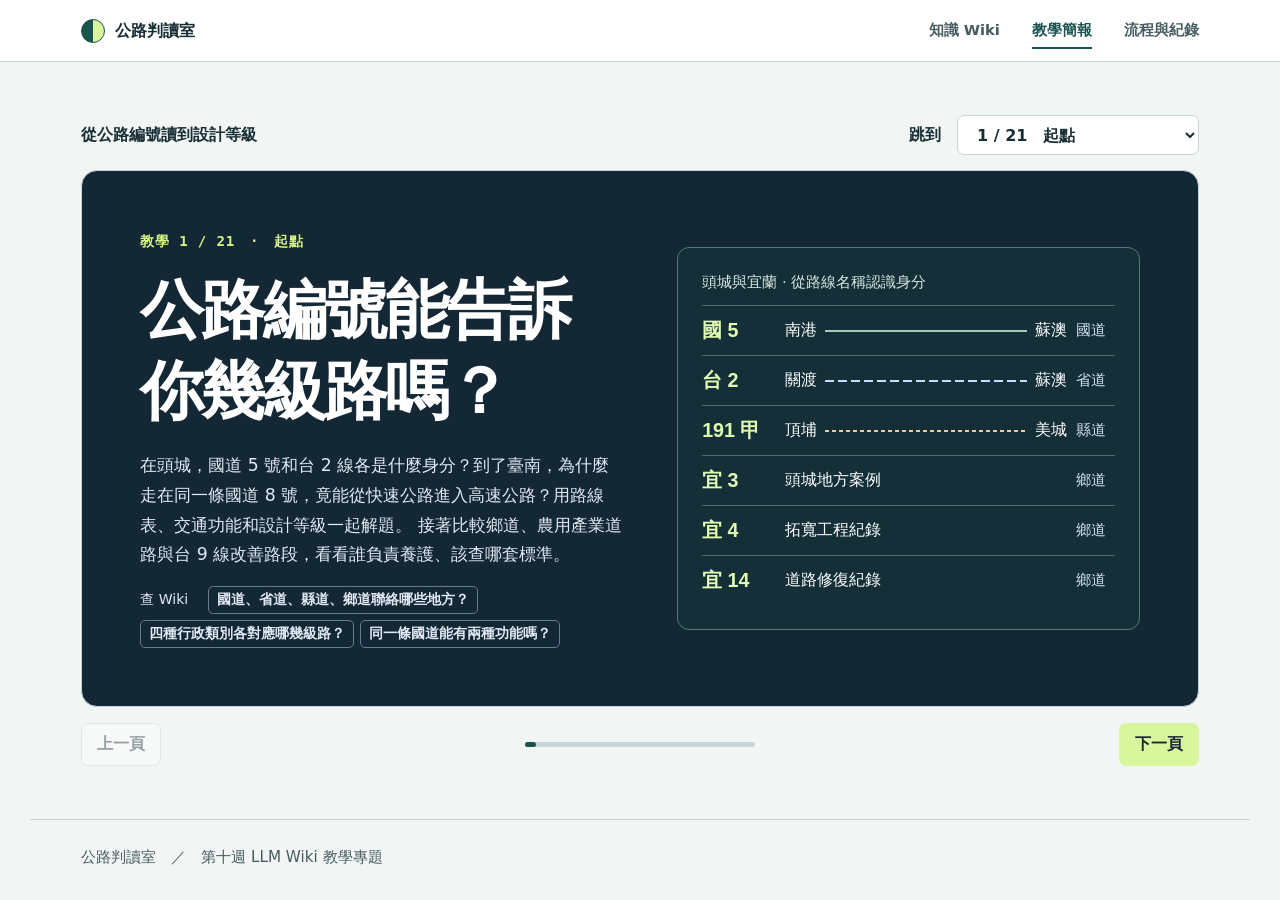
<file: week10/slides.html>
<!doctype html><html lang="zh-Hant-TW"><head><meta charset="utf-8"><meta name="viewport" content="width=device-width,initial-scale=1"><title>互動教學簡報｜公路判讀室</title><link rel="stylesheet" href="style.css"></head><body><a class="skip" href="#main">跳到主要內容</a><header class="nav"><div class="navinner"><a href="index.html" class="brand"><span class="brandmark" aria-hidden="true"></span>公路判讀室</a><nav class="navlinks" aria-label="主要導覽"><a href="index.html">知識 Wiki</a><a href="slides.html" aria-current="page">教學簡報</a><a href="workflow.html">流程與紀錄</a></nav></div></header><main id="main"><div class="decktools"><b>從公路編號讀到設計等級</b><label>跳到　<select id="jump"><option value="1">1 / 21　起點</option><option value="2">2 / 21　行政系統</option><option value="3">3 / 21　交通功能</option><option value="4">4 / 21　出入管制</option><option value="5">5 / 21　路線對照</option><option value="6">6 / 21　各地快速道路</option><option value="7">7 / 21　東豐快速道路</option><option value="8">8 / 21　國道 8 號</option><option value="9">9 / 21　設計等級</option><option value="10">10 / 21　設計速率</option><option value="11">11 / 21　宜蘭地方案例</option><option value="12">12 / 21　工程案例</option><option value="13">13 / 21　養護權責</option><option value="14">14 / 21　鄉道與農路</option><option value="15">15 / 21　蘇花改</option><option value="16">16 / 21　南迴改</option><option value="17">17 / 21　互動查表</option><option value="18">18 / 21　設計判讀練習</option><option value="19">19 / 21　路線判讀練習</option><option value="20">20 / 21　養護與工程練習</option><option value="21">21 / 21　回顧</option></select></label></div><section class="slide hero" id="s1"><div><p class="eyebrow">教學 1 / 21　·　起點</p><h1>公路編號能告訴你幾級路嗎？</h1><p>在頭城，國道 5 號和台 2 線各是什麼身分？到了臺南，為什麼走在同一條國道 8 號，竟能從快速公路進入高速公路？用路線表、交通功能和設計等級一起解題。 接著比較鄉道、農用產業道路與台 9 線改善路段，看看誰負責養護、該查哪套標準。</p><div class="refs">查 Wiki　<a href="index.html#K1" class="ref">國道、省道、縣道、鄉道聯絡哪些地方？</a><a href="index.html#K2" class="ref">四種行政類別各對應哪幾級路？</a><a href="index.html#K10" class="ref">同一條國道能有兩種功能嗎？</a></div></div><figure class="roadart"><figcaption>頭城與宜蘭 · 從路線名稱認識身分</figcaption><div><b>國 5</b><span>南港 <i></i> 蘇澳</span><em>國道</em></div><div><b>台 2</b><span>關渡 <i></i> 蘇澳</span><em>省道</em></div><div><b>191 甲</b><span>頂埔 <i></i> 美城</span><em>縣道</em></div><div><b>宜 3</b><span>頭城地方案例</span><em>鄉道</em></div><div><b>宜 4</b><span>拓寬工程紀錄</span><em>鄉道</em></div><div><b>宜 14</b><span>道路修復紀錄</span><em>鄉道</em></div></figure></section><section id="s2" class="slide"><p class="sectionlabel">教學 2 / 21　·　行政系統</p><h2>先看這條路聯絡哪些地方</h2><p class="lead">這四種名稱都描述路線在行政系統中的身分。從頭城可各找一例。</p><div class="tablewrap"><table aria-label="四種行政類別"><thead><tr><th scope="col">類別</th><th scope="col">路線聯絡的重點</th><th scope="col">頭城與宜蘭案例</th></tr></thead><tbody><tr><th scope="row">國道</th><td>聯絡重要都會、港口、機場與政經文化中心的高速或快速公路</td><td>國道 5 號</td></tr><tr><th scope="row">省道</th><td>跨縣市、直轄市及重要政經文化中心間的主要聯絡</td><td>台 2 線</td></tr><tr><th scope="row">縣道</th><td>縣市間，或縣與重要鄉鎮市間</td><td>縣道 191 甲線</td></tr><tr><th scope="row">鄉道</th><td>鄉鎮市間，或鄉鎮市和村、里、原住民部落間</td><td>宜 3、宜 4、宜 14 線</td></tr></tbody></table></div><p class="note">同一個縣內可以同時出現各種行政類別。判讀時看整條路線的角色，並查主管機關資料。本課只比較表 1.4.1 列出的四類；直轄市另有市道、區道。</p><div class="refs">查 Wiki　<a href="index.html#K1" class="ref">國道、省道、縣道、鄉道聯絡哪些地方？</a><a href="index.html#K4" class="ref">宜 3、宜 4、宜 14，路線與工程資料能證明什麼？</a></div></section><section id="s3" class="slide"><p class="sectionlabel">教學 3 / 21　·　交通功能</p><h2>一條路為誰服務？</h2><p class="lead">行政分類描述路線在公路系統裡的身分；交通功能關心它主要服務通過的車流，還是沿線出入。</p><div class="functionstrip"><div><strong>高速公路</strong><span>完全管制出入</span></div><div><strong>快速公路</strong><span>完全或部分管制</span></div><div><strong>主要公路</strong><span>服務通過性交通</span></div><div><strong>次要公路</strong><span>連接主要公路</span></div><div><strong>地區公路</strong><span>提供地區性出入</span></div></div><p class="note">由高速公路讀到地區公路，規範所稱的「易行性」逐漸降低，「可及性」逐漸提高。想像一段長程通過的旅次，以及最後轉入村里的那段路。</p><div class="refs">查 Wiki　<a href="index.html#K3" class="ref">交通功能與行政類別有什麼差別？</a></div></section><section id="s4" class="slide"><p class="sectionlabel">教學 4 / 21　·　出入管制</p><h2>高速與快速，差在出入口</h2><p class="lead">先看出入口如何管制。兩者都採雙向分隔，每一方向至少兩條車道。</p><div class="tablewrap"><table aria-label="公路交通功能比較"><thead><tr><th scope="col">比較項目</th><th scope="col">高速公路</th><th scope="col">快速公路</th></tr></thead><tbody><tr><th scope="row">出入管制</th><td>完全管制</td><td>完全或部分管制</td></tr><tr><th scope="row">如何銜接</th><td>除起訖點外，各出入口均設交流道</td><td>原則設交流道。必要時，與主要或次要公（道）路相交處可設號誌</td></tr><tr><th scope="row">車道配置</th><td>雙向分隔，每方向至少兩車道</td><td>雙向分隔，每方向至少兩車道</td></tr><tr><th scope="row">表 1.4.1 的設計等級</th><td>一、二級</td><td>二、三級</td></tr></tbody></table></div><p class="note">練習觀察：一路都是交流道，足以證明這是高速公路嗎？快速公路也能完全管制出入，還要查這段路的官方分類。</p><div class="refs">查 Wiki　<a href="index.html#K7" class="ref">高速公路與快速公路怎麼分？</a><a href="index.html#K2" class="ref">四種行政類別各對應哪幾級路？</a></div></section><section id="s5" class="slide"><p class="sectionlabel">教學 5 / 21　·　路線對照</p><h2>四個名稱，分別在說什麼？</h2><p class="lead">「國道快速道路」在本課對應官方用語「國道快速公路」。前兩字說明行政身分，後四字說明交通功能。</p><div class="tablewrap"><table aria-label="實際路線及其分類依據"><thead><tr><th scope="col">路線</th><th scope="col">行政系統或適用制度</th><th scope="col">交通功能</th></tr></thead><tbody><tr><th scope="row">國道 5 號・蔣渭水高速公路</th><td>國道</td><td>高速公路</td></tr><tr><th scope="row">國道 3 甲・臺北端至深坑端</th><td>國道</td><td>快速公路（全線）</td></tr><tr><th scope="row">台 64 線・八里新店線</th><td>省道</td><td>快速公路</td></tr><tr><th scope="row">信義快速道路・臺北市</th><td>市區道路制度</td><td>快速道路（都會案例）</td></tr></tbody></table></div><p class="note">台 64 線經過都會區，公路局的省道快速公路範圍表仍列為省道快速公路。臺北市的信義快速道路則要回到市區道路制度判讀。</p><div class="refs">查 Wiki　<a href="index.html#K8" class="ref">國道快速道路與省道快速公路如何區分？</a><a href="index.html#K9" class="ref">都會快速道路該查哪一套標準？</a><a href="index.html#K7" class="ref">高速公路與快速公路怎麼分？</a></div></section><section id="s6" class="slide"><p class="sectionlabel">教學 6 / 21　·　各地快速道路</p><h2>各地快速道路：哪些算、哪裡有例外？</h2><p class="lead">北、中、南各選代表路線。讀表時一起看備註，避免把整條路與某一段混在一起。</p><div class="tablewrap"><table aria-label="各地道路代表案例；分類以指定路段及備註為準"><thead><tr><th scope="col">路線／地區</th><th scope="col">身分與功能</th><th scope="col">判讀重點</th></tr></thead><tbody><tr><th scope="row">台 64／北部</th><td>省道快速公路</td><td>行經都會區，仍查省道路線與公路制度。</td></tr><tr><th scope="row">台 61／西部沿海</th><td>省道快速公路路段</td><td>鳳山溪橋－浸水橋斷鏈段現為台 15，不屬快速公路。</td></tr><tr><th scope="row">台 63 中投／中部</th><td>省道；官方明列非屬快速公路</td><td>S10 註二。不能因高架外觀或俗稱改判功能。</td></tr><tr><th scope="row">台 74／中部</th><td>快官霧峰線，省道快速公路</td><td>通車表的速限不是工程設計速率。</td></tr><tr><th scope="row">台 86／南部</th><td>臺南關廟線，部分為快速公路</td><td>關廟至台 19 甲末段不屬快速公路。</td></tr><tr><th scope="row">台 88／高屏</th><td>高雄潮州線，省道快速公路</td><td>0～0.5K 由高公局養護；仍是省道路線。</td></tr></tbody></table></div><p class="note">依 S10 註二與 S25 各路段備註。其他北、中、南路線可到 <a href="index.html#regions">Wiki 路線索引</a>查閱。</p><div class="refs">查 Wiki　<a href="index.html#K16" class="ref">台 61、中投、台 74、台 86、台 88，能一起當成快速公路嗎？</a><a href="index.html#K8" class="ref">國道快速道路與省道快速公路如何區分？</a><a href="index.html#K11" class="ref">鄉道一定由鄉公所養護嗎？</a></div></section><section id="s7" class="slide"><p class="sectionlabel">教學 7 / 21　·　東豐快速道路</p><h2>設計等級、速限與通車範圍，分開查</h2><p class="lead">一份工程設計表，加上一份有日期的通車公告。</p><div class="factrows"><div><span>工程定位</span><strong>生活圈快速道路；國道交流道聯絡道路。不能因此推定為國道。</strong></div><div><span>設計依據</span><strong>111 年計畫書內頁 10、表 5：三級路；主線 80、受限路段 70、匝道 50 km/h。（S24）</strong></div><div><span>通車範圍</span><strong>2026-11-23：石岡－東勢第 3 至 5 標約 5.5 公里通車；第 1、2 標仍施工。（S23）</strong></div></div><p class="note">該工程引用 109 年公路規範及 104 年市區道路規範。表中設計速率不能直接當成現場速限；養護另查實際移交與分工。</p><div class="refs">查 Wiki　<a href="index.html#K17" class="ref">東豐快速道路：設計三級路，等於國道或速限 80 嗎？</a><a href="index.html#K5" class="ref">最低設計速率要怎麼讀？</a><a href="index.html#K11" class="ref">鄉道一定由鄉公所養護嗎？</a></div></section><section id="s8" class="slide"><p class="sectionlabel">教學 8 / 21　·　國道 8 號</p><h2>同一條國道，在哪裡轉換功能？</h2><p class="lead">國道 8 號在 4.2K 轉換功能。判讀時需要路線編號、里程與公告三項資訊。</p><figure class="routebar"><figcaption>國道 8 號，由西向東（依里程比例）</figcaption><div class="distance"><b>0K</b><b>4.2K</b><b>15.5K</b></div><div class="segments"><span>快速公路</span><span>高速公路</span></div></figure><div class="tablewrap"><table aria-label="國道 8 號公告路段"><thead><tr><th scope="col">路段（西向東排列）</th><th scope="col">里程（km）</th><th scope="col">公告交通功能</th></tr></thead><tbody><tr><th scope="row">臺南端 → 南 133 線交叉路口</th><td>0 ～ 4.2</td><td>快速公路</td></tr><tr><th scope="row">南 133 線交叉路口 → 新化端</th><td>4.2 ～ 15.5</td><td>高速公路</td></tr></tbody></table></div><p class="note">想像由臺南端向新化行駛。到 2K，你在國道快速公路上。到了 10K，行政身分仍是國道，交通功能已轉為高速公路。</p><div class="refs">查 Wiki　<a href="index.html#K10" class="ref">同一條國道能有兩種功能嗎？</a><a href="index.html#K7" class="ref">高速公路與快速公路怎麼分？</a></div></section><section id="s9" class="slide"><p class="sectionlabel">教學 9 / 21　·　設計等級</p><h2>用六列看清四種公路的設計範圍</h2><p class="lead">表 1.4.1 把公路分為一至六級。同一行政類別可以出現在多個等級。</p><div class="tablewrap"><table aria-label="表 1.4.1 的行政類別與交通功能"><thead><tr><th scope="col">等級</th><th scope="col">國道</th><th scope="col">省道</th><th scope="col">縣道</th><th scope="col">鄉道</th><th scope="col">交通功能</th></tr></thead><tbody><tr><th scope="row">一級路</th><td><span class="yes" aria-label="表中列有">✓</span></td><td><span class="yes" aria-label="表中列有">✓</span></td><td><span aria-label="未列">—</span></td><td><span aria-label="未列">—</span></td><td>高速公路</td></tr><tr><th scope="row">二級路</th><td><span class="yes" aria-label="表中列有">✓</span></td><td><span class="yes" aria-label="表中列有">✓</span></td><td><span class="yes" aria-label="表中列有">✓</span></td><td><span aria-label="未列">—</span></td><td>高速公路、快速公路</td></tr><tr><th scope="row">三級路</th><td><span class="yes" aria-label="表中列有">✓</span></td><td><span class="yes" aria-label="表中列有">✓</span></td><td><span class="yes" aria-label="表中列有">✓</span></td><td><span aria-label="未列">—</span></td><td>快速公路、主要公路</td></tr><tr><th scope="row">四級路</th><td><span aria-label="未列">—</span></td><td><span class="yes" aria-label="表中列有">✓</span></td><td><span class="yes" aria-label="表中列有">✓</span></td><td><span class="yes" aria-label="表中列有">✓</span></td><td>主要公路、次要公路</td></tr><tr><th scope="row">五級路</th><td><span aria-label="未列">—</span></td><td><span class="yes" aria-label="表中列有">✓</span></td><td><span class="yes" aria-label="表中列有">✓</span></td><td><span class="yes" aria-label="表中列有">✓</span></td><td>主要公路、次要公路</td></tr><tr><th scope="row">六級路</th><td><span aria-label="未列">—</span></td><td><span aria-label="未列">—</span></td><td><span class="yes" aria-label="表中列有">✓</span></td><td><span class="yes" aria-label="表中列有">✓</span></td><td>地區公路</td></tr></tbody></table></div><p class="smallnote">✓ 表示該行政類別出現在這一級。右欄為該級列出的交通功能，各欄須配合法律和工程資料解讀。</p><p class="note">沿縣道欄直看可讀出二至六級。沿三級路橫看，國道與主要公路分別出現在兩欄，但《公路法》將國道的功能限定為高速或快速公路。</p><div class="refs">查 Wiki　<a href="index.html#K2" class="ref">四種行政類別各對應哪幾級路？</a><a href="index.html#K3" class="ref">交通功能與行政類別有什麼差別？</a></div></section><section id="s10" class="slide"><p class="sectionlabel">教學 10 / 21　·　設計速率</p><h2>同一級路，地形改變時數字也會變</h2><p class="lead">先選等級，再選地域。表中的 Vd 是路線設計使用的速率下限，行車時適用的速限須另查現場標誌與規定。</p><div class="tablewrap"><table aria-label="最低設計速率，單位公里每小時"><thead><tr><th scope="col">等級</th><th scope="col">鄉區平原</th><th scope="col">鄉區丘陵</th><th scope="col">鄉區山嶺</th><th scope="col">市區</th></tr></thead><tbody><tr><th scope="row">一級路</th><td>120</td><td>100</td><td>80</td><td>80</td></tr><tr><th scope="row">二級路</th><td>100</td><td>80</td><td>60</td><td>60</td></tr><tr><th scope="row">三級路</th><td>80</td><td>60</td><td>50</td><td>60</td></tr><tr><th scope="row">四級路</th><td>60</td><td>50</td><td>40</td><td>50</td></tr><tr><th scope="row">五級路</th><td>50</td><td>40</td><td>30＊</td><td>40</td></tr><tr><th scope="row">六級路</th><td>40</td><td>30</td><td>20</td><td>—</td></tr></tbody></table></div><p class="smallnote">單位 km/h。＊五級路鄉區山嶺按 30 設計若將嚴重衝擊環境或使經費劇增，得採 20。六級路的市區欄原表未列。</p><p class="note">試讀四級路：平原 60，到了鄉區山嶺為 40。兩個數字都回答設計問題；要知道現場可以開多快，還得查該路段的行車管制。</p><div class="refs">查 Wiki　<a href="index.html#K5" class="ref">最低設計速率要怎麼讀？</a><a href="index.html#K2" class="ref">四種行政類別各對應哪幾級路？</a></div></section><section id="s11" class="slide"><p class="sectionlabel">教學 11 / 21　·　宜蘭地方案例</p><h2>宜 3、宜 4、宜 14，證據能回答到哪裡？</h2><p class="lead">把頭城與宜蘭地區的三條鄉道，和台 2 線、縣道 191 甲線放在一起比較。</p><div class="tablewrap"><table aria-label="頭城與宜蘭案例"><thead><tr><th scope="col">路線</th><th scope="col">類別</th><th scope="col">資料定位</th><th scope="col">能確認的事項</th></tr></thead><tbody><tr><th scope="row">台 2 線</th><td>省道</td><td>關渡－蘇澳</td><td>省道路線表列有頭城</td></tr><tr><th scope="row">縣道 191 甲線</th><td>縣道</td><td>頂埔－美城</td><td>途經頭城、礁溪、壯圍</td></tr><tr><th scope="row">宜 3 線</th><td>鄉道</td><td>頭城市區以南（S6）</td><td>鎮公所地方簡介列為農村地區西界</td></tr><tr><th scope="row">宜 4 線</th><td>鄉道</td><td>拓寬工程（S27）</td><td>縣府 105 年徵收清單列有該案</td></tr><tr><th scope="row">宜 14 線</th><td>鄉道</td><td>下陷改善工程（S28）</td><td>96 年具名修復紀錄；不是現況通報</td></tr></tbody></table></div><p class="note">三條鄉道的特定路段設計等級，這些資料均不足以認定。宜 4 的工程區間不是全線起訖；宜 14 的舊修復案也不是即時路況。</p><div class="refs">查 Wiki　<a href="index.html#K4" class="ref">宜 3、宜 4、宜 14，路線與工程資料能證明什麼？</a><a href="index.html#K2" class="ref">四種行政類別各對應哪幾級路？</a></div></section><section id="s12" class="slide"><p class="sectionlabel">教學 12 / 21　·　工程案例</p><h2>有工程文件，就能再往下判讀</h2><p class="lead">先定位工程範圍，再找計畫文件裡的「路線設計標準」，並核對它採用的規範版本。</p><div class="factrows"><div><span>工程文件</span><strong>台 9 線花東公路改善計畫的路線設計標準</strong></div><div><span>計畫採用</span><strong>省道 · 三級路 · 平原區 · 最低設計速率 80 km/h</strong></div><div><span>路段補充</span><strong>278K+500～280K+400，舞鶴台地南端下坡段，文件建議設計速率 50 km/h</strong></div></div><p class="note">工程頁引用民國 100 年版。前兩個數字回答的範圍不同：80 是計畫的一般設計標準，50 是特定路段的建議值。</p><div class="refs">查 Wiki　<a href="index.html#K6" class="ref">要用什麼證據確認特定路段的等級？</a><a href="index.html#K5" class="ref">最低設計速率要怎麼讀？</a></div></section><section id="s13" class="slide"><p class="sectionlabel">教學 13 / 21　·　養護權責</p><h2>路壞了，誰負責養護？</h2><p class="lead">先辨別道路制度，再查法定權責與實際辦理單位。</p><div class="tablewrap"><table aria-label="道路制度與養護權責；須另查個案分工"><thead><tr><th scope="col">道路身分</th><th scope="col">法定或要點分工</th><th scope="col">判讀時再查什麼</th></tr></thead><tbody><tr><th scope="row">國道、省道</th><td>中央公路主管機關；修建養護由交通部專設機構辦理</td><td>省道經直轄市、市行政區域部分，除自成系統的快速公路外，由中央與該市協商。</td></tr><tr><th scope="row">縣道、鄉道</th><td>縣（市）公路主管機關</td><td>縣道有委託中央辦理的制度；實際執行依個案。</td></tr><tr><th scope="row">符合農業部要點的農路</th><td>公所擬訂及執行；縣市審核考核；農村水保署核定督導</td><td>先符合第 2 點定義，再套用第 3 點分工。</td></tr><tr><th scope="row">僅知名稱是「產業道路」</th><td>資料不足，須先查道路身分</td><td>查路籍、核定計畫、移交與管理資料。</td></tr></tbody></table></div><p class="note">依《公路法》第 26 條、《公路修建養護管理規則》第 7 條及農路要點第 2、3 點。中央補助、地方施工或道路所在地，都不能單獨代替權責查核。</p><div class="refs">查 Wiki　<a href="index.html#K11" class="ref">鄉道一定由鄉公所養護嗎？</a><a href="index.html#K12" class="ref">鄉道與產業道路，可以排在同一張等級表嗎？</a></div></section><section id="s14" class="slide"><p class="sectionlabel">教學 14 / 21　·　鄉道與農路</p><h2>同樣寫「四級」，可能是兩套規範</h2><p class="lead">鄉道查公路一至六級表；符合農路規範範圍的道路，另查農路一至四級。</p><p class="soft"><b>鄉道：</b>表 1.4.1 的候選為四、五、六級；交通功能及地域還會縮小範圍。</p><h3 class="minihead">農路自己的設計分級</h3><div class="tablewrap"><table aria-label="農路設計規範第 11 點及附表一至四摘要"><thead><tr><th scope="col">農路等級</th><th scope="col">設計速率 km/h</th><th scope="col">路基寬度 m</th><th scope="col">最大縱坡</th></tr></thead><tbody><tr><th scope="row">農路一級</th><td>25</td><td>6</td><td>12%</td></tr><tr><th scope="row">農路二級</th><td>20</td><td>5</td><td>12%</td></tr><tr><th scope="row">農路三級</th><td>15</td><td>4</td><td>15%</td></tr><tr><th scope="row">農路四級</th><td>15</td><td>2.5 以上、未滿 4</td><td>20%</td></tr></tbody></table></div><p class="smallnote">依《農路設計規範》第 11 點及附表一至四。這裡列的是路基寬度，完整設計仍須查附表。</p><p class="note">「產業道路」須先查路籍與制度。不能直接視為鄉道，也不能把農路一級換算成公路一級路。</p><div class="refs">查 Wiki　<a href="index.html#K12" class="ref">鄉道與產業道路，可以排在同一張等級表嗎？</a><a href="index.html#K13" class="ref">農路一級，等於公路一級路嗎？</a><a href="index.html#K2" class="ref">四種行政類別各對應哪幾級路？</a></div></section><section id="s15" class="slide"><p class="sectionlabel">教學 15 / 21　·　蘇花改</p><h2>有長隧道，還要查哪些資料？</h2><p class="lead">把台 9 線身分、原計畫線形與營運速限放在不同欄位。</p><div class="factrows"><div><span>計畫範圍</span><strong>蘇澳－東澳、南澳－和平、和中－大清水三段；銜接的既有路段另查。（S17）</strong></div><div><span>線形回顧</span><strong>原蘇花改採 60 km/h 以上，仁水隧道 50；出處是蘇花安可行性研究對原計畫的回顧。（S18）</strong></div><div><span>養護營運</span><strong>東區養護工程分局提供管制資料，另有部分路段提速至 70 km/h 的紀錄。（S19）</strong></div></div><p class="note">這些資料未提供逐工區竣工等級表，因此不能由 60、70 或隧道外觀反推全線等級。工程改善名稱也不會自動改變行政身分。</p><div class="refs">查 Wiki　<a href="index.html#K14" class="ref">蘇花改的長隧道，代表它是高速公路嗎？</a><a href="index.html#K5" class="ref">最低設計速率要怎麼讀？</a><a href="index.html#K11" class="ref">鄉道一定由鄉公所養護嗎？</a></div></section><section id="s16" class="slide"><p class="sectionlabel">教學 16 / 21　·　南迴改</p><h2>40、60、70，各自在說什麼？</h2><p class="lead">以安朔至草埔段為例，先看文件的年份與階段，再比較數字。</p><div class="factrows"><div><span>40 km/h</span><strong>招標條件所列四級路山嶺區的最低設計速率。（S20，第 4.1.1 節）</strong></div><div><span>60 km/h</span><strong>100 年初步規劃採用的設計速率。表 4.1-1 分列四級路平原區和山嶺區，參據 97 年規範。（S20）</strong></div><div><span>70 km/h</span><strong>109 年對安朔至草埔部分路段（427K＋300～437K＋600）由原公告速限 60 調整為 70，另經線形及營運安全檢視。（S21）</strong></div></div><p class="note">養護實例：南區分局大武工務段安朔交控中心辦理草埔森永隧道防救災演練。（S22）初步規劃數字不能外推為南迴全線的竣工標準；行車依現場標誌與最新管制。</p><div class="refs">查 Wiki　<a href="index.html#K15" class="ref">南迴改為什麼會同時出現 40、60、70？</a><a href="index.html#K5" class="ref">最低設計速率要怎麼讀？</a><a href="index.html#K11" class="ref">鄉道一定由鄉公所養護嗎？</a></div></section><section id="s17" class="slide"><p class="sectionlabel">教學 17 / 21　·　互動查表</p><h2>換一個條件，還剩哪幾級？</h2><p class="lead">選一個行政類別和一種交通功能，看看表 1.4.1 還剩哪些候選等級。</p><div class="chooser"><div class="row"><label>行政類別 <select id="atype"><option>國道</option><option>省道</option><option selected>縣道</option><option>鄉道</option></select></label><label>交通功能 <select id="ftype"><option value="">全部</option><option>高速公路</option><option>快速公路</option><option>主要公路</option><option>次要公路</option><option>地區公路</option></select></label></div><div class="match" id="match" aria-live="polite"></div></div><p class="note">挑戰：先選「鄉道＋次要公路」，再把功能改成「地區公路」。再試「國道＋主要公路」，觀察法定定義如何影響查表結果。</p><div class="refs">查 Wiki　<a href="index.html#K2" class="ref">四種行政類別各對應哪幾級路？</a><a href="index.html#K3" class="ref">交通功能與行政類別有什麼差別？</a><a href="index.html#K5" class="ref">最低設計速率要怎麼讀？</a><a href="index.html#K8" class="ref">國道快速道路與省道快速公路如何區分？</a></div></section><section id="s18" class="slide"><p class="sectionlabel">教學 18 / 21　·　設計判讀練習</p><h2>三個問題，確認你讀懂設計表</h2><p class="lead">用前面的設計表回答三題，答錯時可以回 Wiki 核對。</p><div class="testlist" id="quiz"></div><noscript>閱讀前幾頁的例子後，可至 Wiki 詞條 K2、K4、K5、K6 核對答案。</noscript><div class="refs">查 Wiki　<a href="index.html#K2" class="ref">四種行政類別各對應哪幾級路？</a><a href="index.html#K4" class="ref">宜 3、宜 4、宜 14，路線與工程資料能證明什麼？</a><a href="index.html#K5" class="ref">最低設計速率要怎麼讀？</a><a href="index.html#K6" class="ref">要用什麼證據確認特定路段的等級？</a></div></section><section id="s19" class="slide"><p class="sectionlabel">教學 19 / 21　·　路線判讀練習</p><h2>三個路段，能否說出它們的身分？</h2><p class="lead">從路線編號、里程與適用制度三個線索，判斷路段的行政身分與交通功能。</p><div class="testlist" id="quizRoad"></div><noscript>各題概念可在 K7 至 K10 查閱。</noscript><div class="refs">查 Wiki　<a href="index.html#K7" class="ref">高速公路與快速公路怎麼分？</a><a href="index.html#K8" class="ref">國道快速道路與省道快速公路如何區分？</a><a href="index.html#K9" class="ref">都會快速道路該查哪一套標準？</a><a href="index.html#K10" class="ref">同一條國道能有兩種功能嗎？</a></div></section><section id="s20" class="slide"><p class="sectionlabel">教學 20 / 21　·　養護與工程練習</p><h2>換一種道路，先換哪套判讀方法？</h2><p class="lead">用三題檢查養護權責、農路分級與工程資料階段。</p><div class="testlist" id="quizExtended"></div><div class="refs">查 Wiki　<a href="index.html#K11" class="ref">鄉道一定由鄉公所養護嗎？</a><a href="index.html#K12" class="ref">鄉道與產業道路，可以排在同一張等級表嗎？</a><a href="index.html#K13" class="ref">農路一級，等於公路一級路嗎？</a><a href="index.html#K14" class="ref">蘇花改的長隧道，代表它是高速公路嗎？</a><a href="index.html#K15" class="ref">南迴改為什麼會同時出現 40、60、70？</a></div></section><section id="s21" class="slide"><p class="sectionlabel">教學 21 / 21　·　回顧</p><h2>拿到一個編號，下一步查什麼？</h2><p class="lead">回顧三個步驟：查身分、查範圍、查個案。</p><div class="factrows"><div><span>查身分</span><strong>保留完整編號與支線字尾，到路線資料找行政類別和起訖。</strong></div><div><span>查範圍</span><strong>先核對適用的公路、市區道路或農路制度。若路線會轉換功能，記下公告的分界里程。</strong></div><div><span>查個案</span><strong>查公路設計等級時，先查適用規範，再用該路段的工程文件確認；養護另查法定權責與實際辦理單位。</strong></div></div><div class="row endlinks"><a class="btn primary" href="workflow.html">查看查核紀錄與反思</a><a class="btn" href="index.html#sources">回到原始資料</a></div><div class="refs">查 Wiki　<a href="index.html#K1" class="ref">國道、省道、縣道、鄉道聯絡哪些地方？</a><a href="index.html#K2" class="ref">四種行政類別各對應哪幾級路？</a><a href="index.html#K6" class="ref">要用什麼證據確認特定路段的等級？</a><a href="index.html#K9" class="ref">都會快速道路該查哪一套標準？</a><a href="index.html#K10" class="ref">同一條國道能有兩種功能嗎？</a><a href="index.html#K11" class="ref">鄉道一定由鄉公所養護嗎？</a><a href="index.html#K12" class="ref">鄉道與產業道路，可以排在同一張等級表嗎？</a><a href="index.html#K13" class="ref">農路一級，等於公路一級路嗎？</a><a href="index.html#K15" class="ref">南迴改為什麼會同時出現 40、60、70？</a><a href="index.html#K16" class="ref">台 61、中投、台 74、台 86、台 88，能一起當成快速公路嗎？</a><a href="index.html#K17" class="ref">東豐快速道路：設計三級路，等於國道或速限 80 嗎？</a></div></section><div class="decknav"><button id="prev">上一頁</button><div class="track" aria-hidden="true"><i id="progress"></i></div><button class="primary" id="next">下一頁</button></div></main><footer><div class="footerinner">公路判讀室　／　第十週 LLM Wiki 教學專題</div></footer><script src="navigation.js"></script><script src="course-data.js"></script><script src="exercise.js"></script></body></html>
</file>
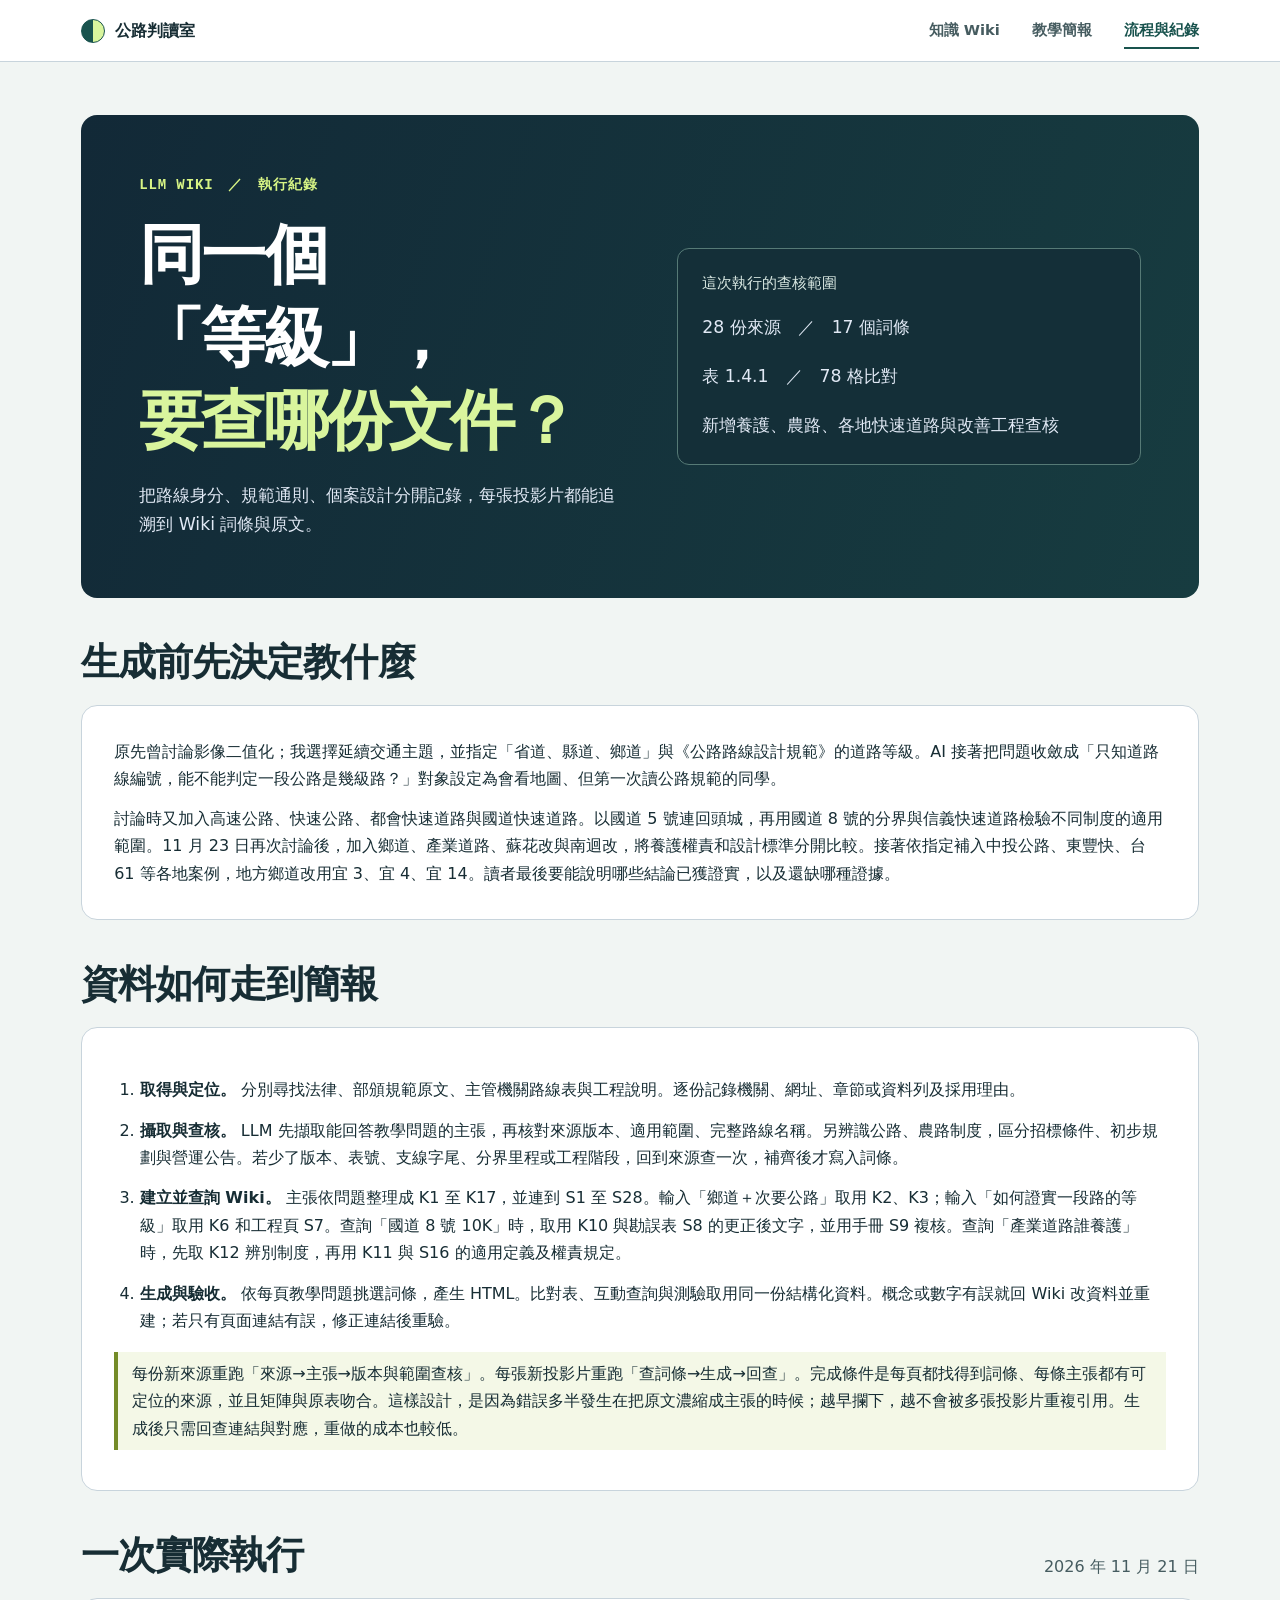
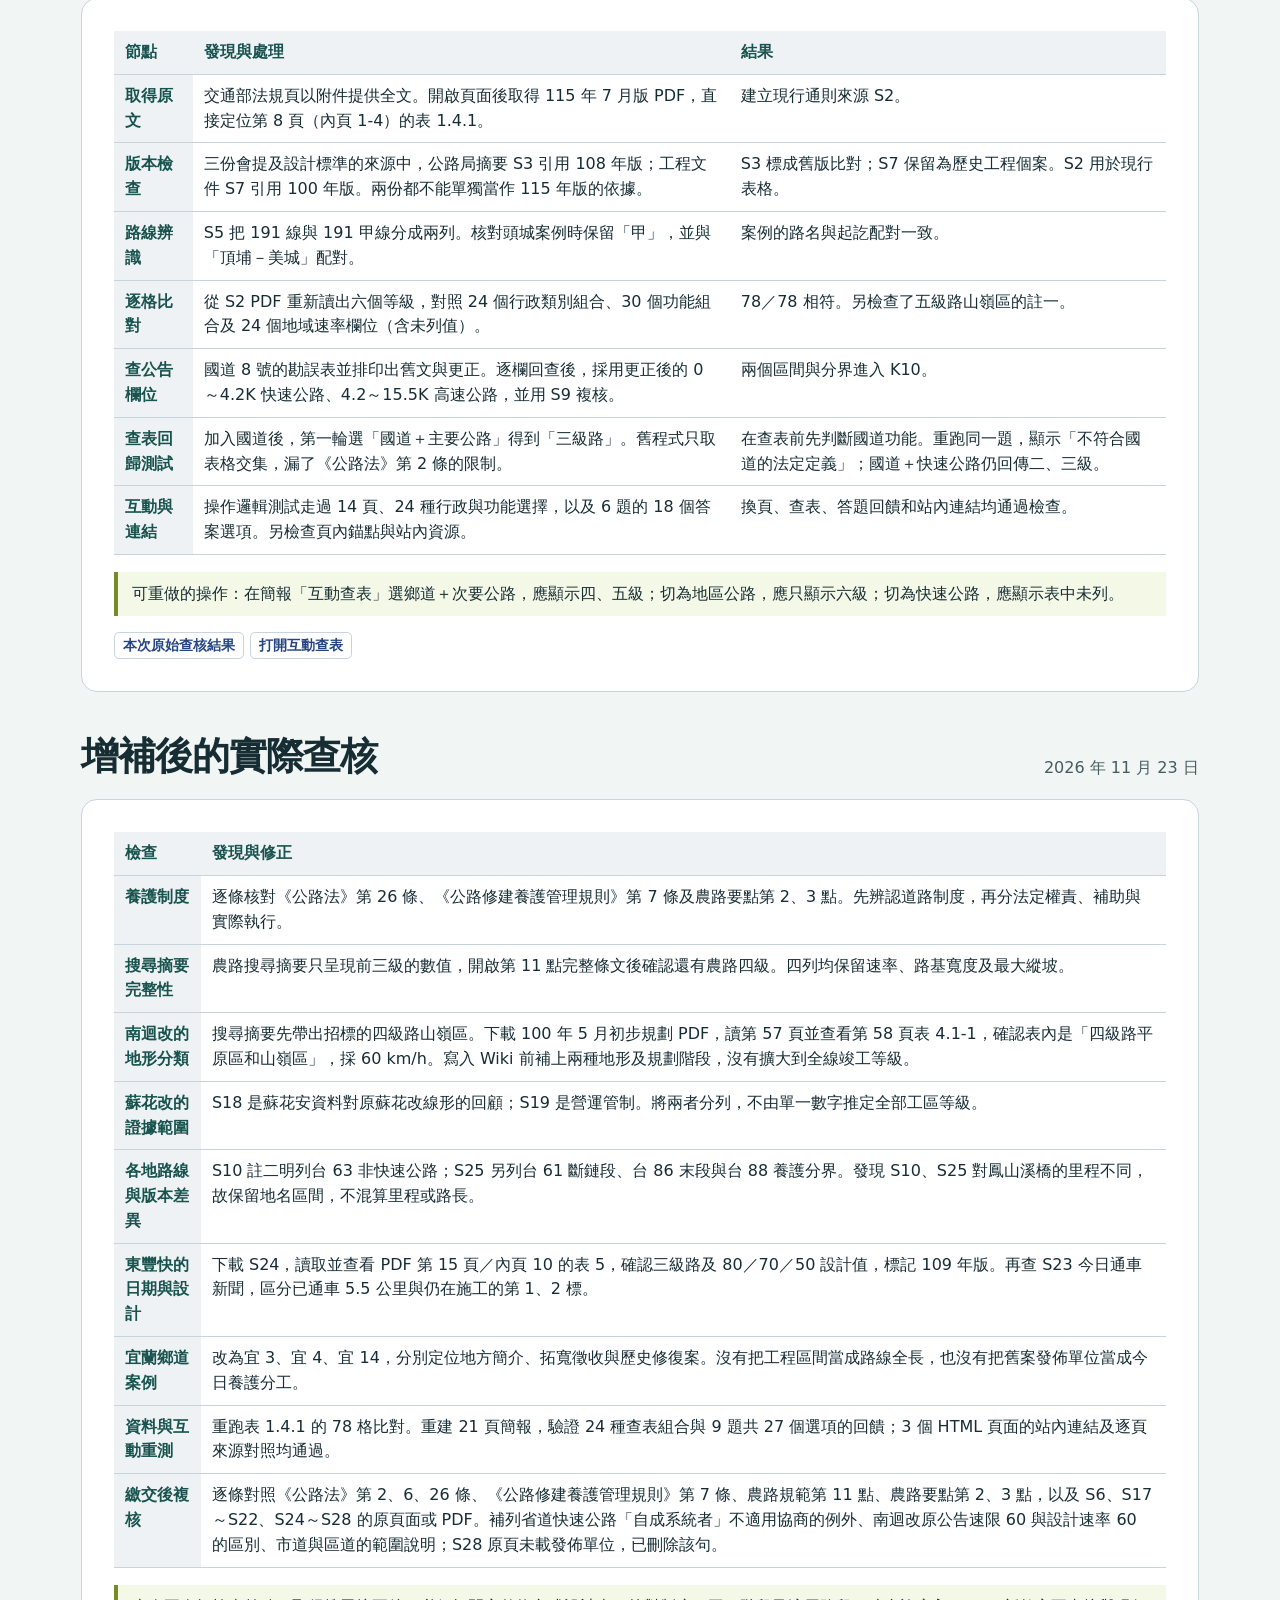
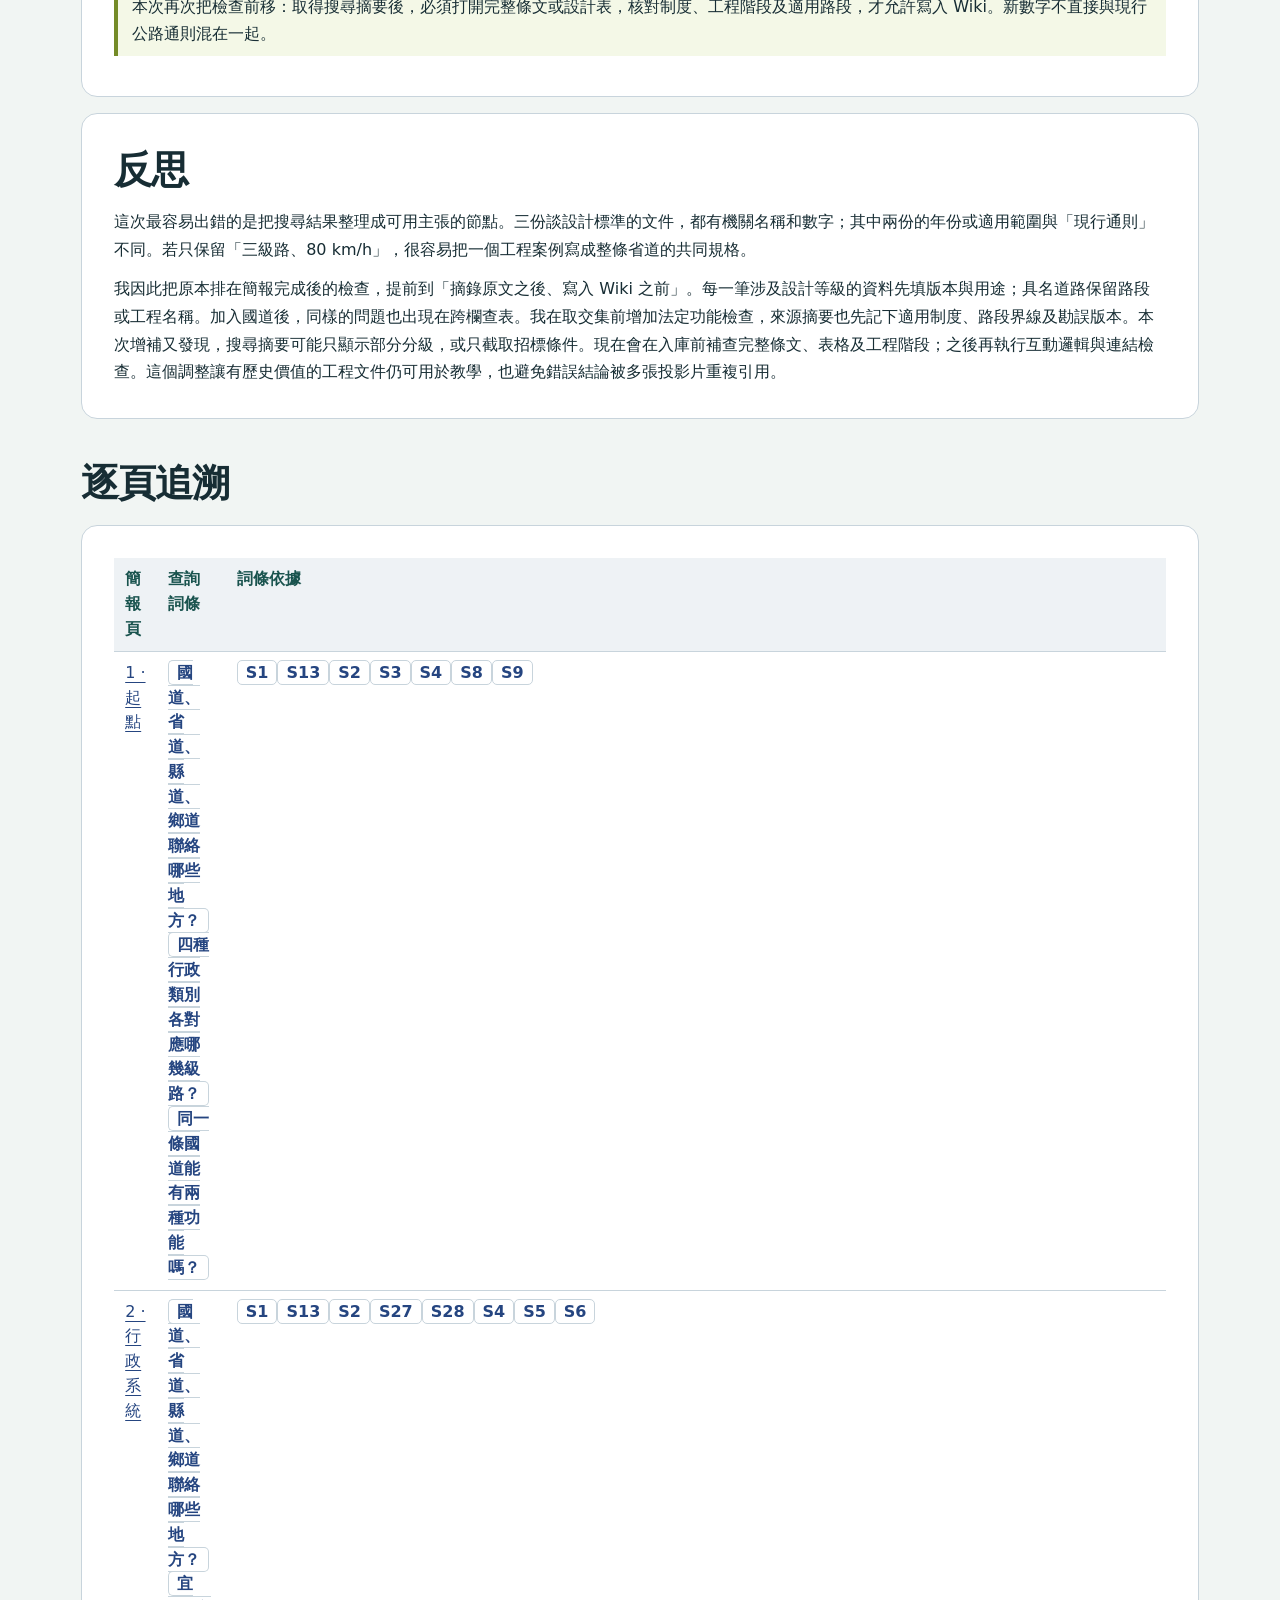
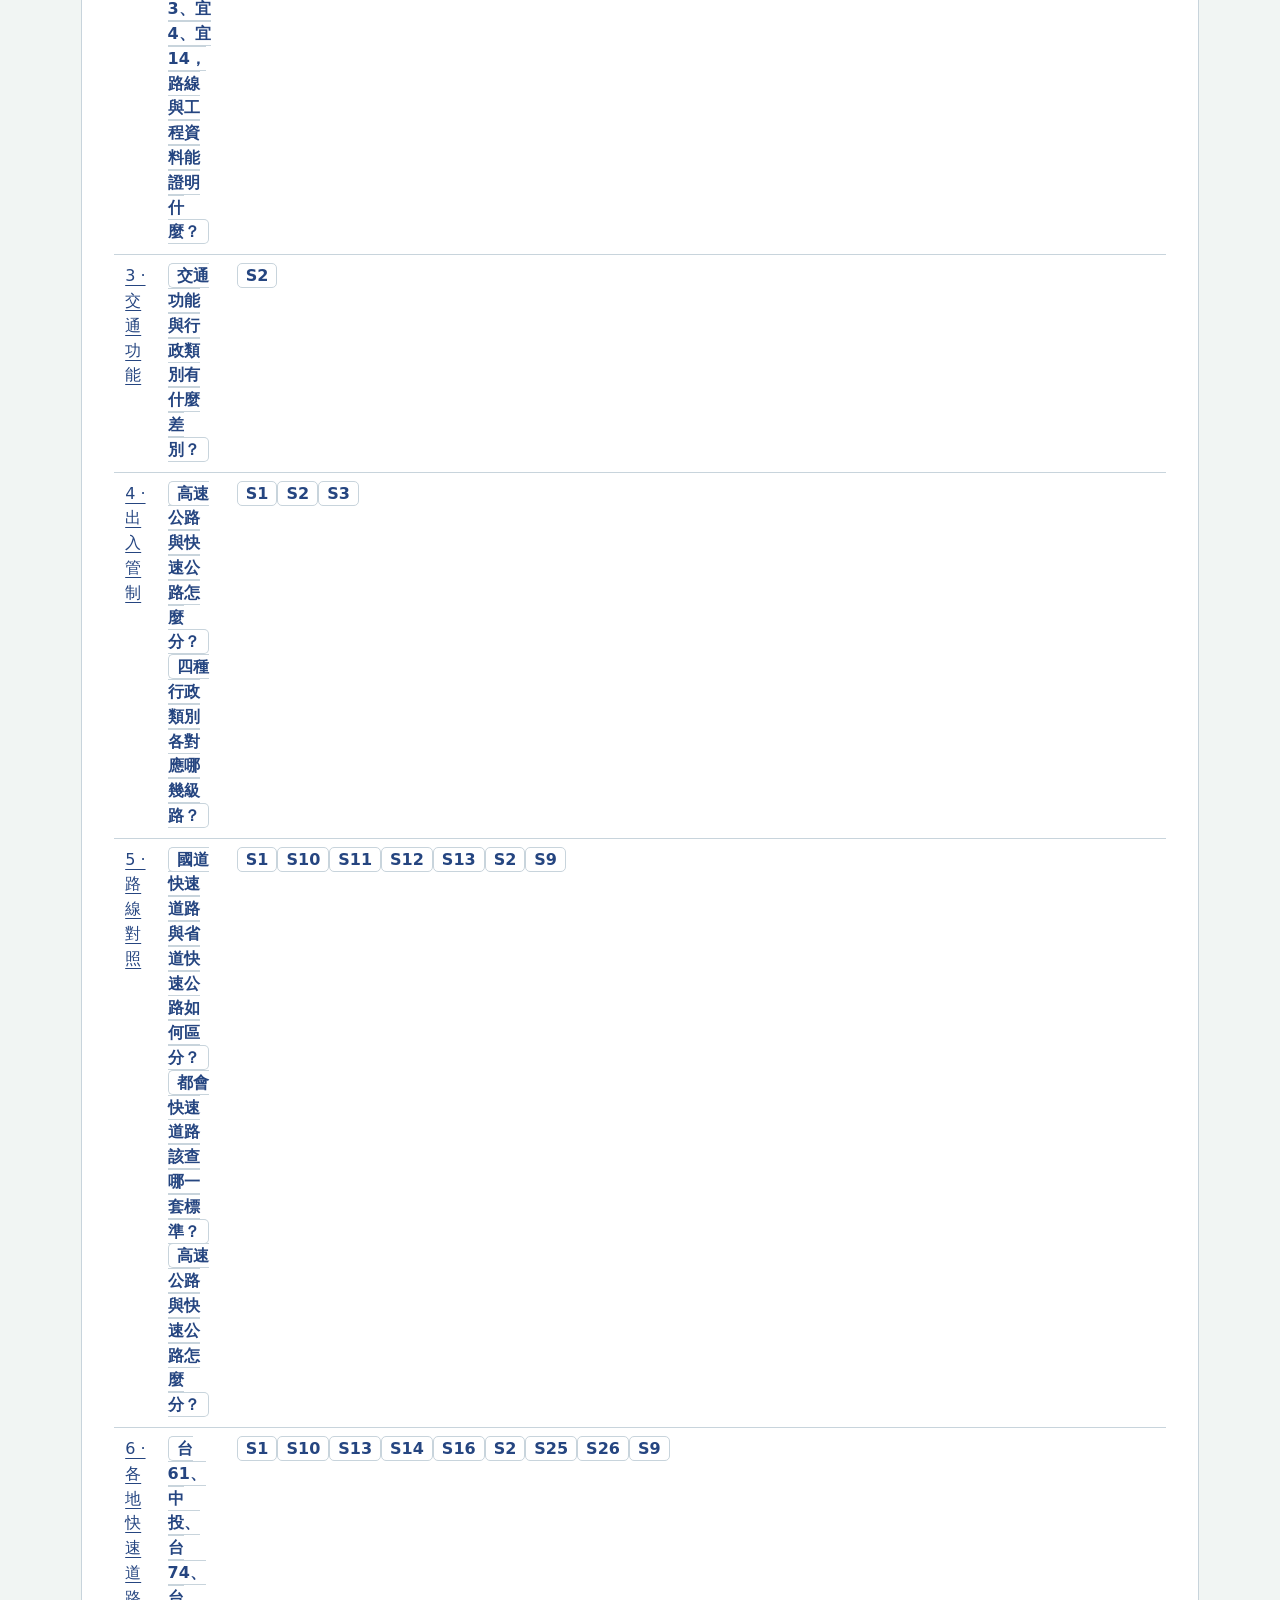
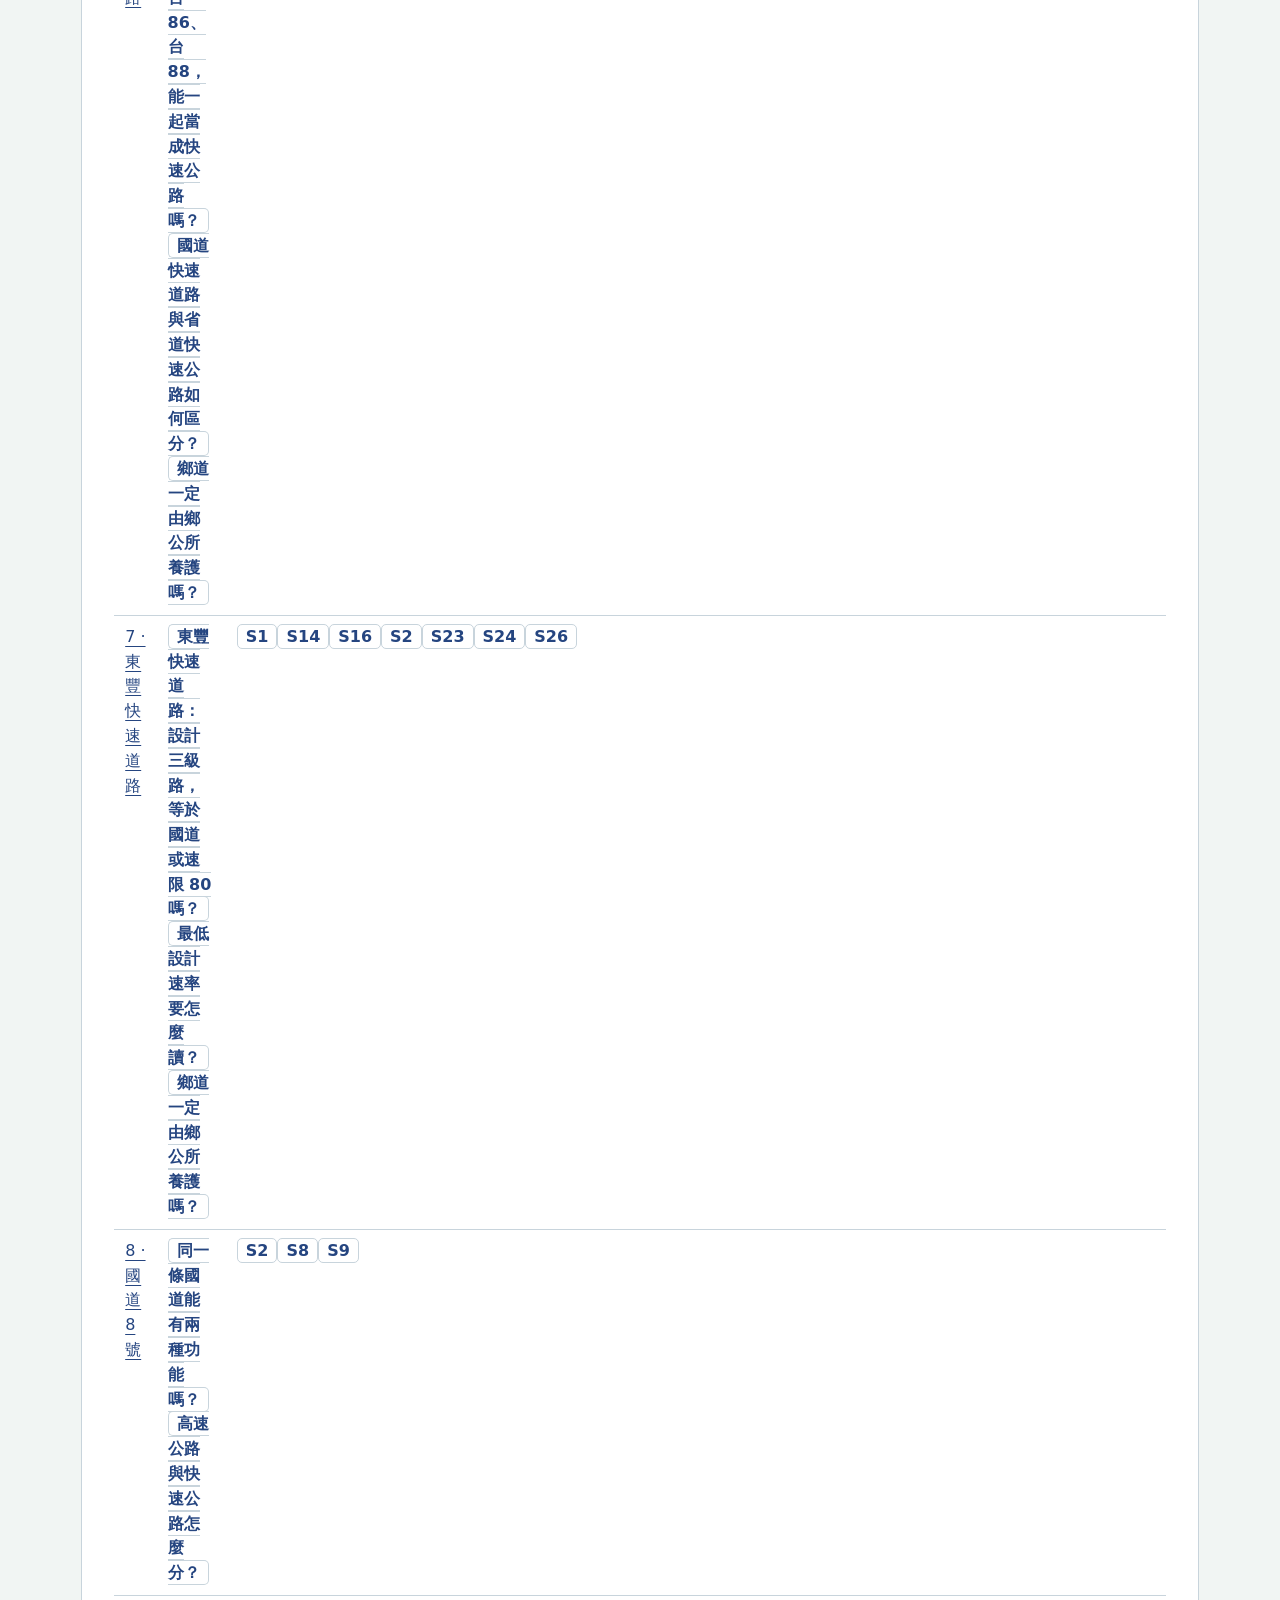
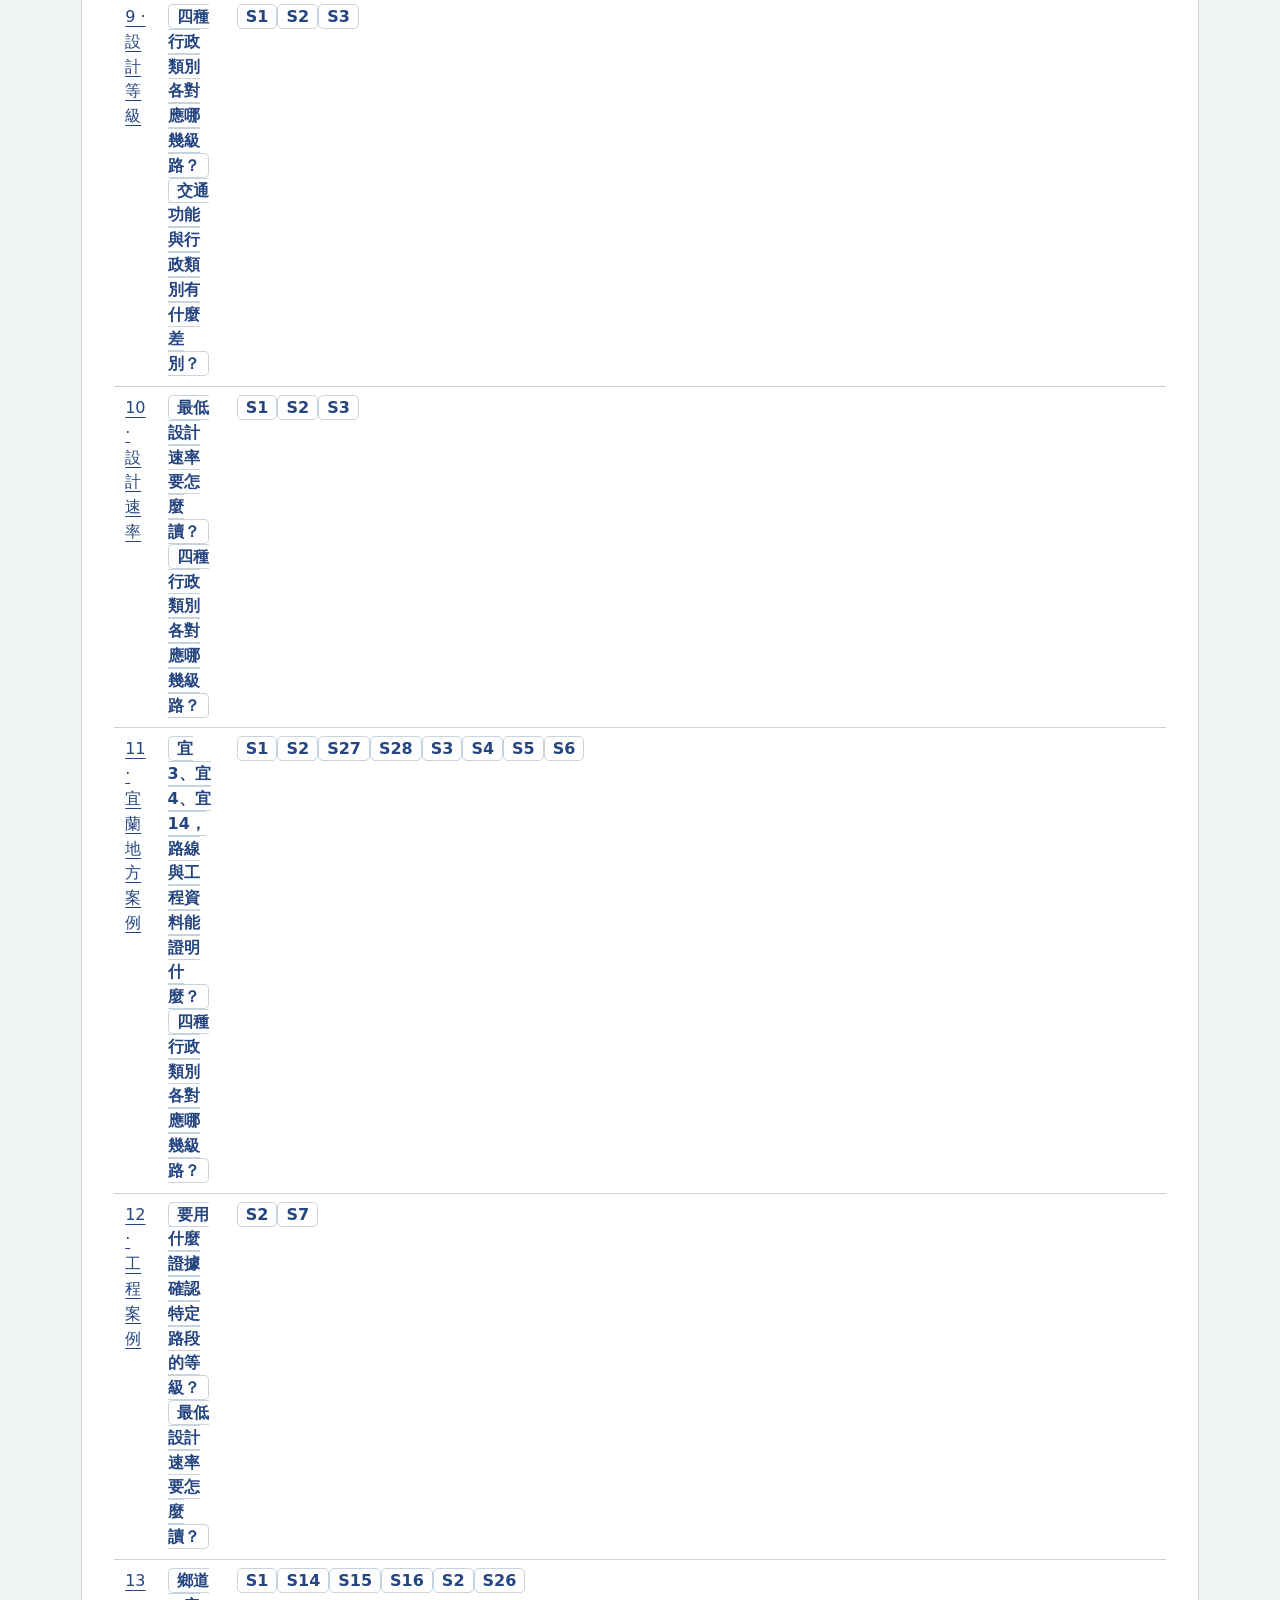
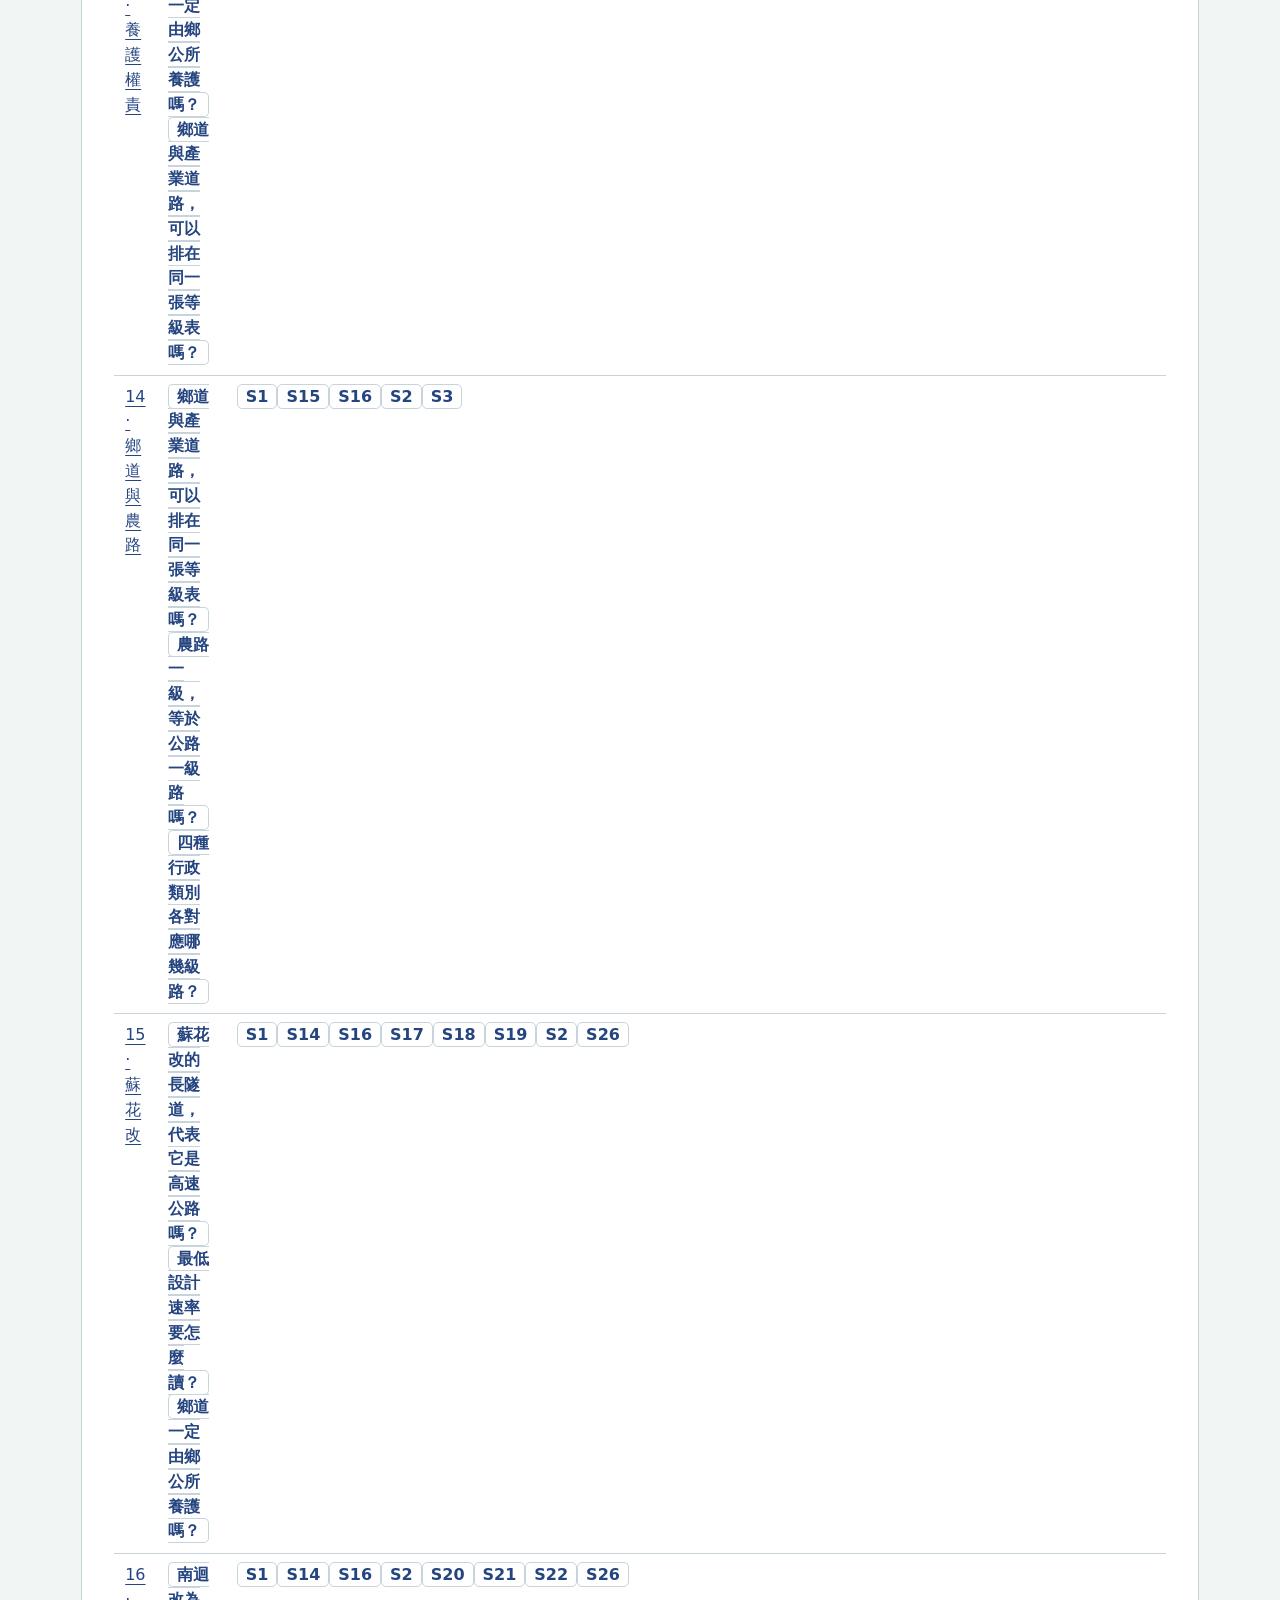
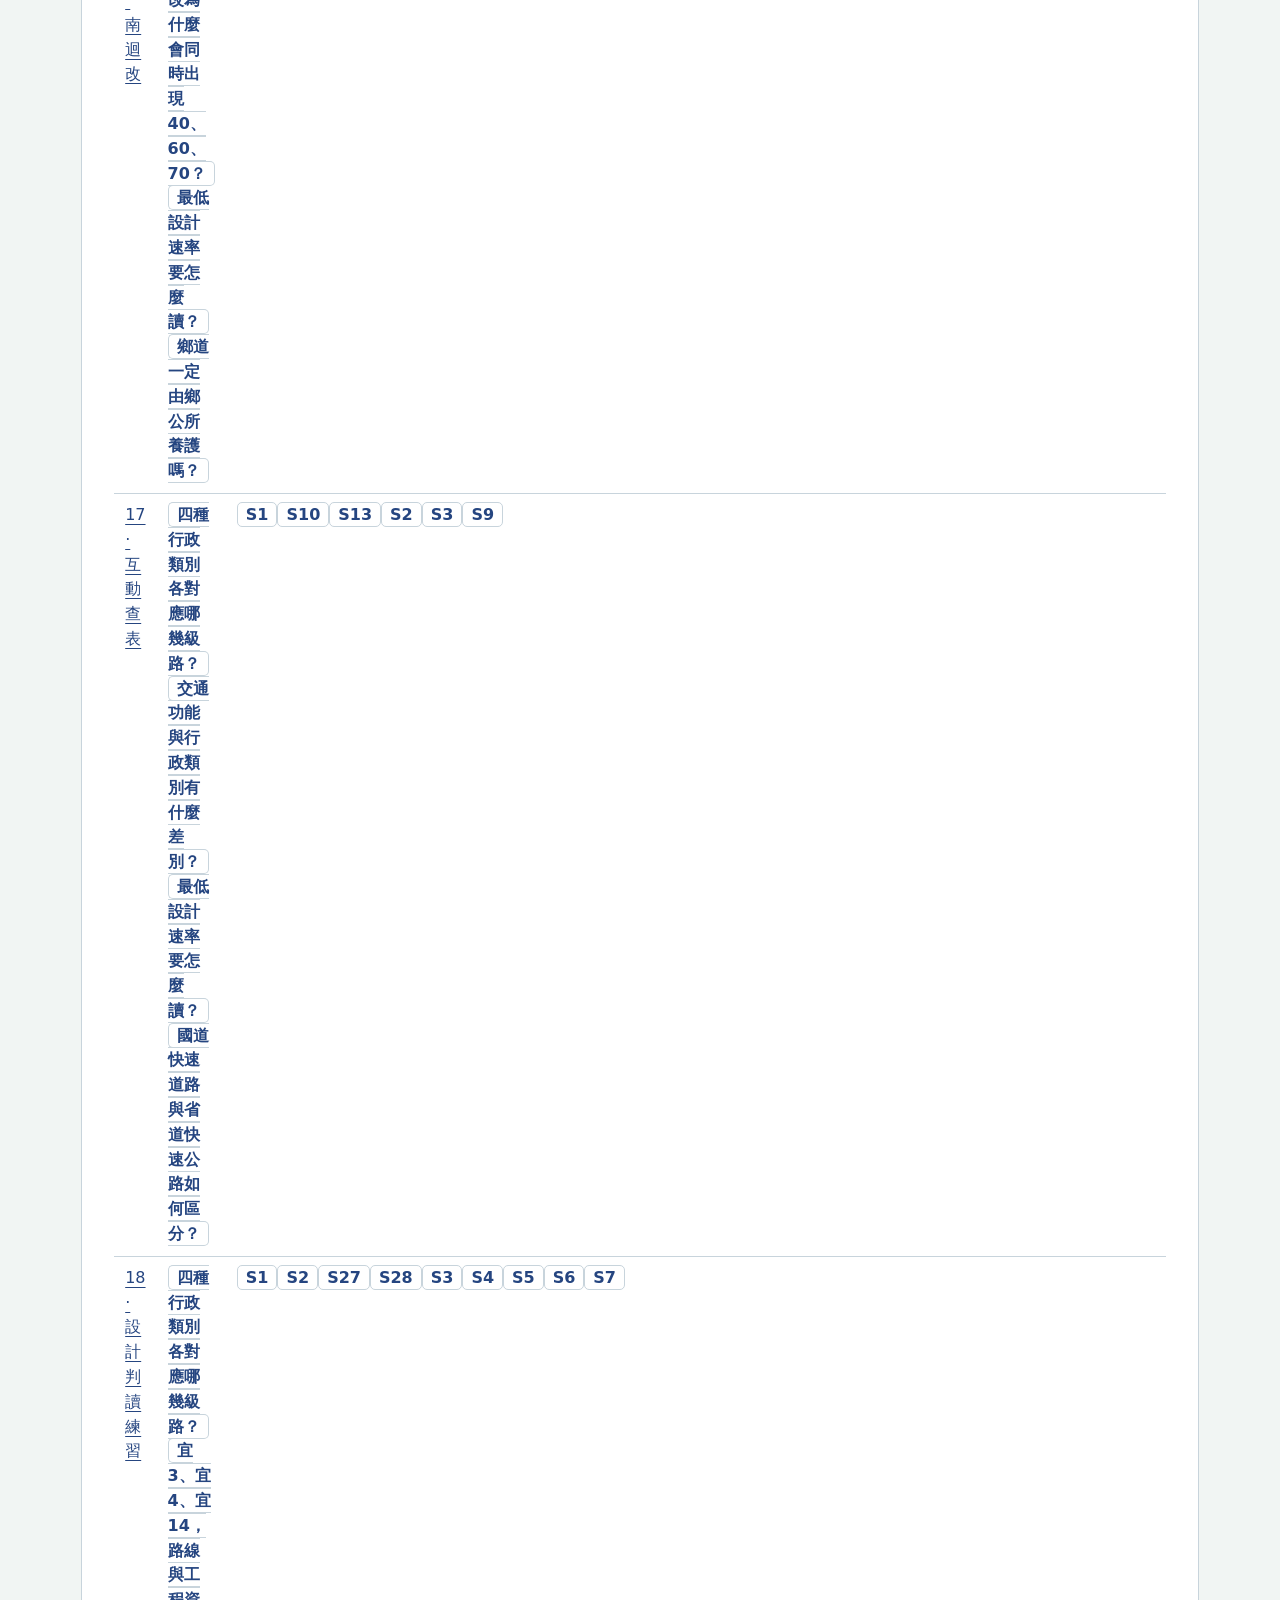
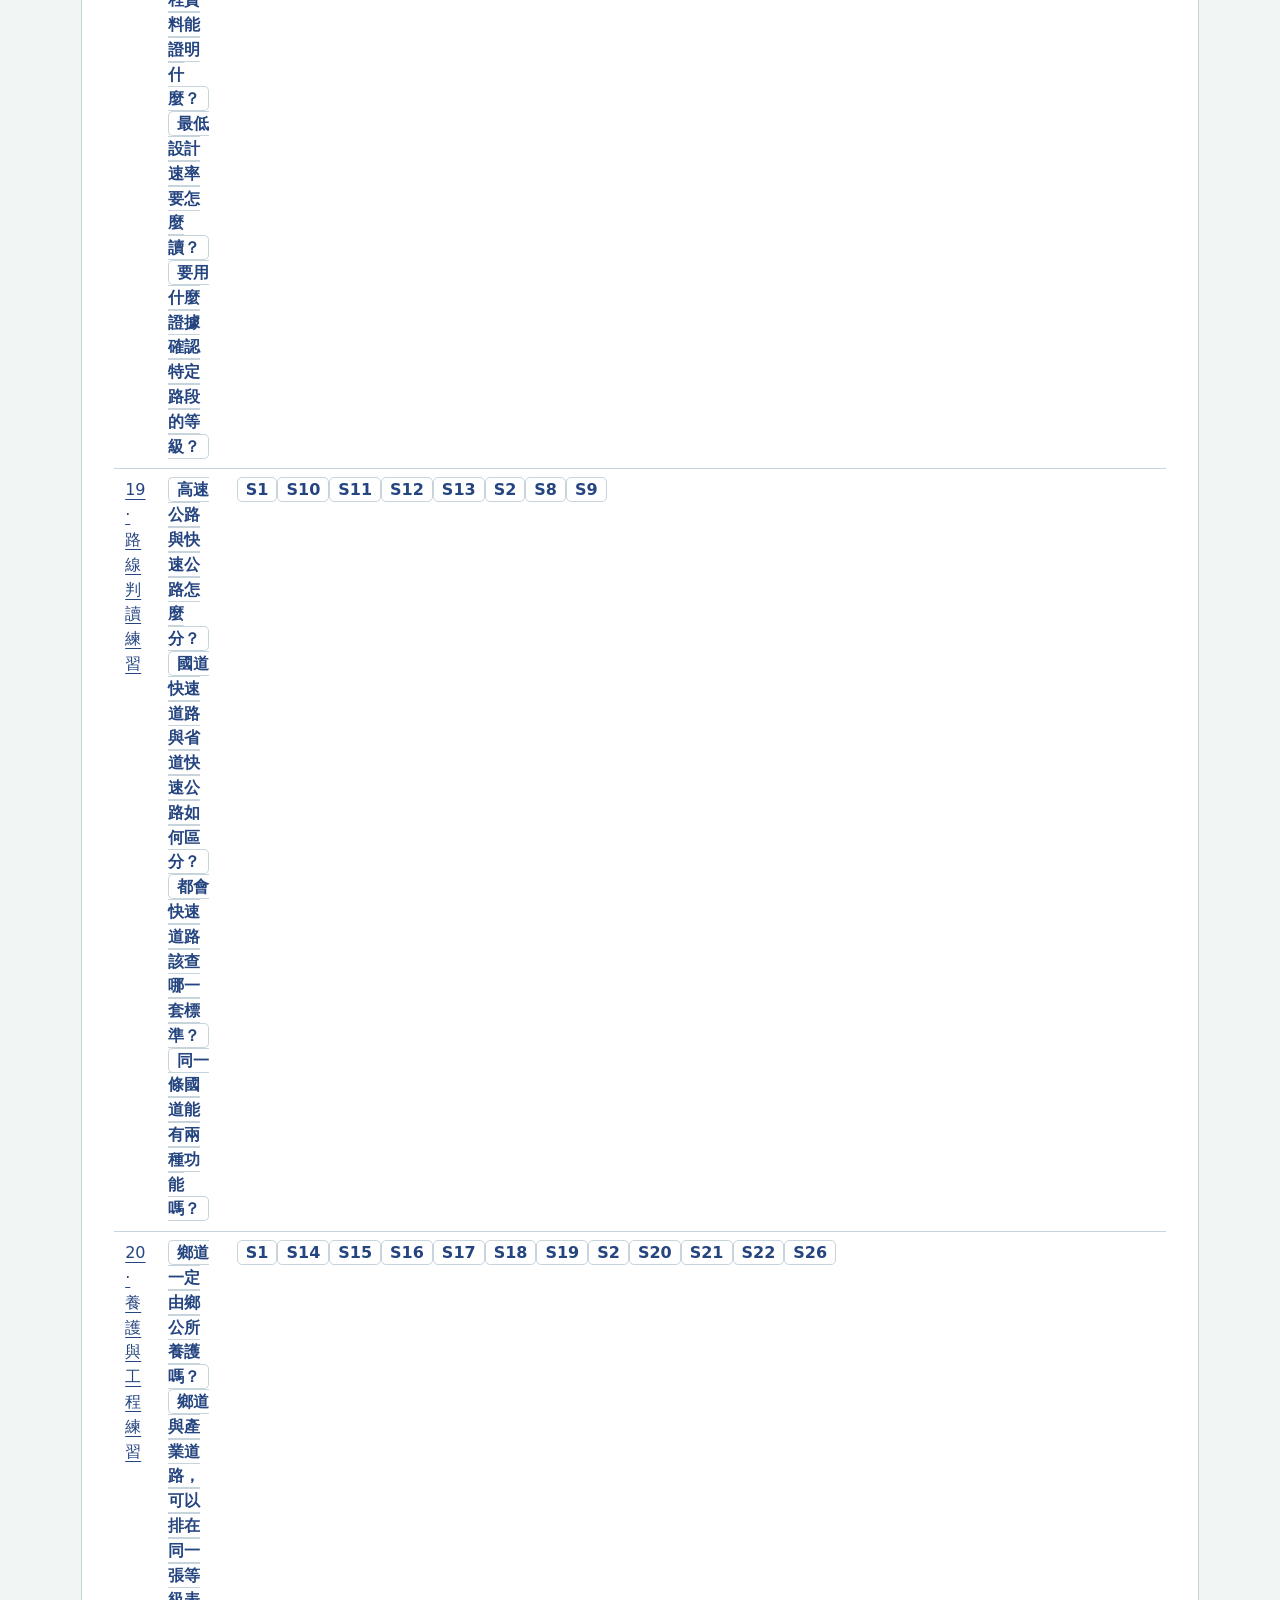
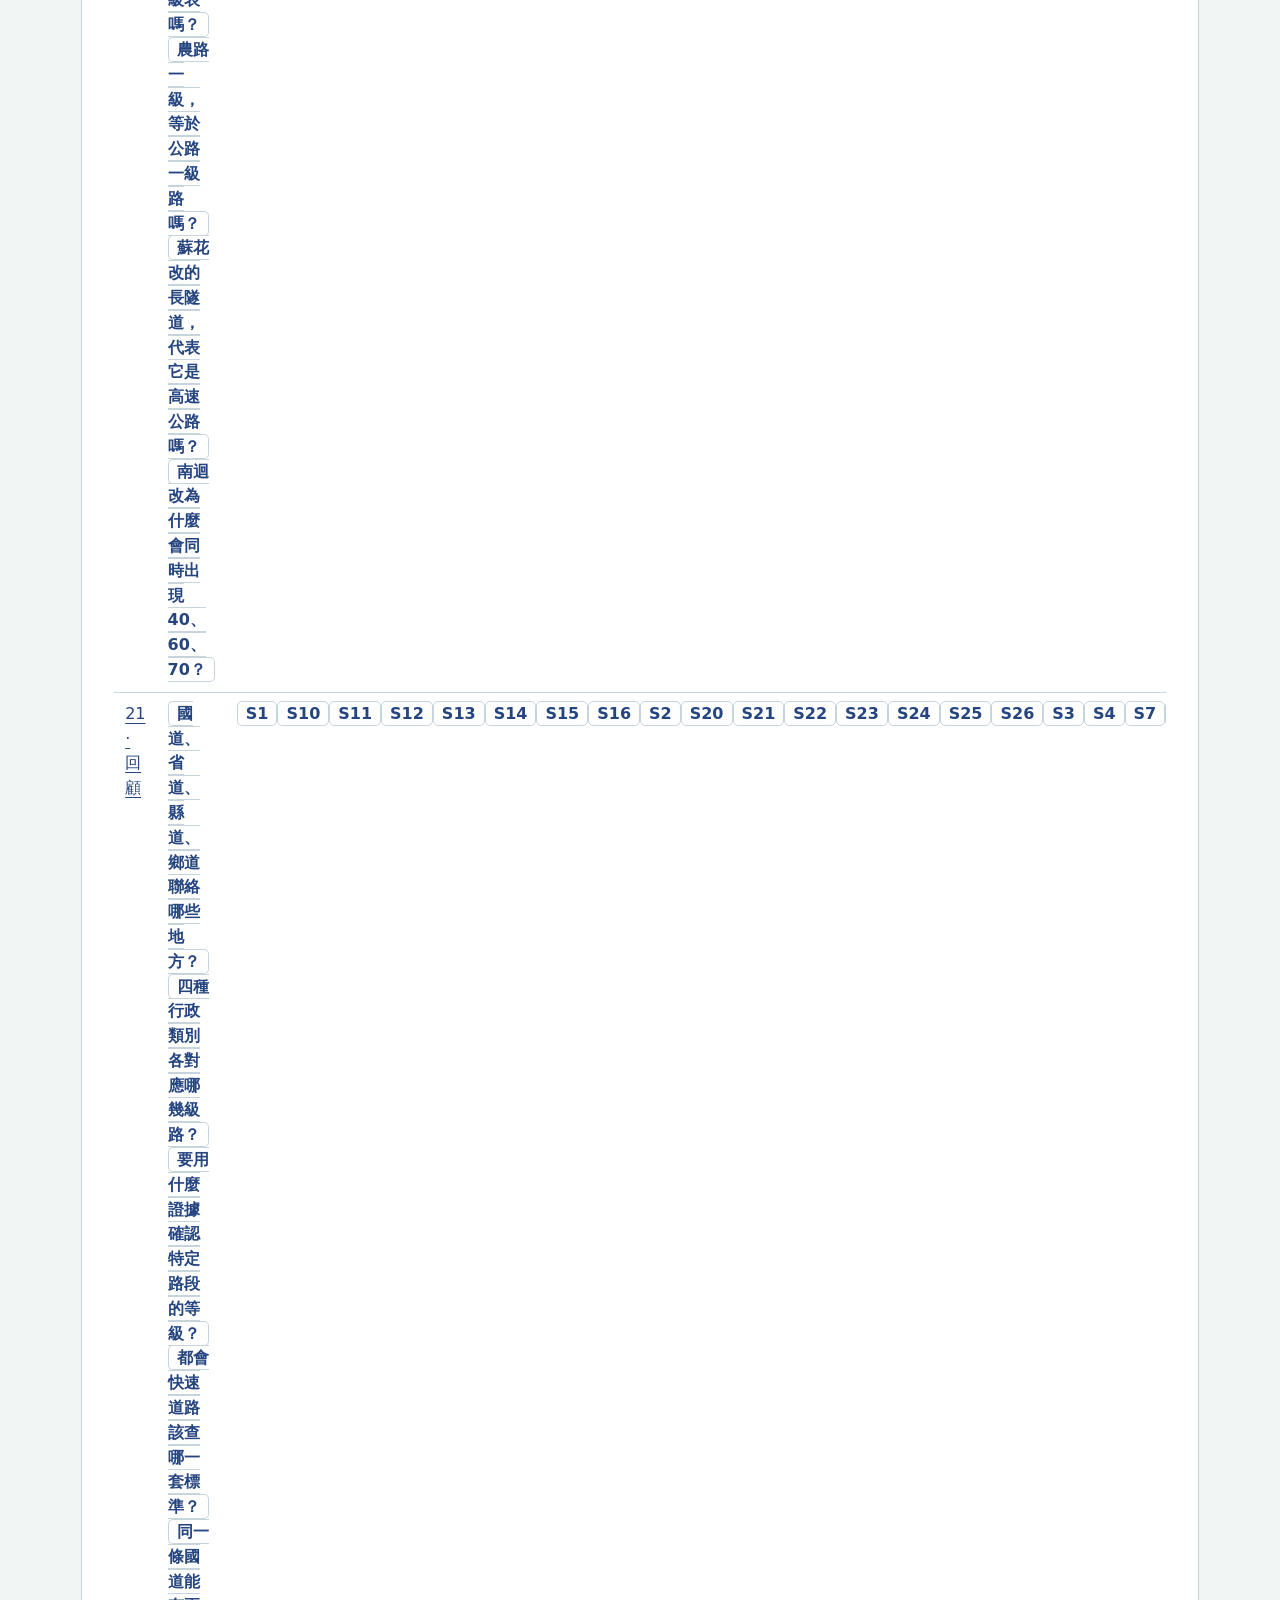
<file: week10/workflow.html>
<!doctype html><html lang="zh-Hant-TW"><head><meta charset="utf-8"><meta name="viewport" content="width=device-width,initial-scale=1"><title>流程與紀錄｜公路判讀室</title><link rel="stylesheet" href="style.css"></head><body><a class="skip" href="#main">跳到主要內容</a><header class="nav"><div class="navinner"><a href="index.html" class="brand"><span class="brandmark" aria-hidden="true"></span>公路判讀室</a><nav class="navlinks" aria-label="主要導覽"><a href="index.html">知識 Wiki</a><a href="slides.html">教學簡報</a><a href="workflow.html" aria-current="page">流程與紀錄</a></nav></div></header><main id="main"><section class="hero"><div><p class="eyebrow">LLM WIKI　／　執行紀錄</p><h1>同一個「等級」，<br><span>要查哪份文件？</span></h1><p>把路線身分、規範通則、個案設計分開記錄，每張投影片都能追溯到 Wiki 詞條與原文。</p></div><div class="roadart"><figcaption>這次執行的查核範圍</figcaption><p>28 份來源　／　17 個詞條</p><p>表 1.4.1　／　78 格比對</p><p>新增養護、農路、各地快速道路與改善工程查核</p></div></section>
<div class="sectionhead"><h2>生成前先決定教什麼</h2></div><section class="panel"><p>原先曾討論影像二值化；我選擇延續交通主題，並指定「省道、縣道、鄉道」與《公路路線設計規範》的道路等級。AI 接著把問題收斂成「只知道路線編號，能不能判定一段公路是幾級路？」對象設定為會看地圖、但第一次讀公路規範的同學。</p><p>討論時又加入高速公路、快速公路、都會快速道路與國道快速道路。以國道 5 號連回頭城，再用國道 8 號的分界與信義快速道路檢驗不同制度的適用範圍。11 月 23 日再次討論後，加入鄉道、產業道路、蘇花改與南迴改，將養護權責和設計標準分開比較。接著依指定補入中投公路、東豐快、台 61 等各地案例，地方鄉道改用宜 3、宜 4、宜 14。讀者最後要能說明哪些結論已獲證實，以及還缺哪種證據。</p></section>
<div class="sectionhead"><h2>資料如何走到簡報</h2></div><section class="panel"><ol class="flowlist"><li><b>取得與定位。</b> 分別尋找法律、部頒規範原文、主管機關路線表與工程說明。逐份記錄機關、網址、章節或資料列及採用理由。</li><li><b>攝取與查核。</b> LLM 先擷取能回答教學問題的主張，再核對來源版本、適用範圍、完整路線名稱。另辨識公路、農路制度，區分招標條件、初步規劃與營運公告。若少了版本、表號、支線字尾、分界里程或工程階段，回到來源查一次，補齊後才寫入詞條。</li><li><b>建立並查詢 Wiki。</b> 主張依問題整理成 K1 至 K17，並連到 S1 至 S28。輸入「鄉道＋次要公路」取用 K2、K3；輸入「如何證實一段路的等級」取用 K6 和工程頁 S7。查詢「國道 8 號 10K」時，取用 K10 與勘誤表 S8 的更正後文字，並用手冊 S9 複核。查詢「產業道路誰養護」時，先取 K12 辨別制度，再用 K11 與 S16 的適用定義及權責規定。</li><li><b>生成與驗收。</b> 依每頁教學問題挑選詞條，產生 HTML。比對表、互動查詢與測驗取用同一份結構化資料。概念或數字有誤就回 Wiki 改資料並重建；若只有頁面連結有誤，修正連結後重驗。</li></ol><p class="note">每份新來源重跑「來源→主張→版本與範圍查核」。每張新投影片重跑「查詞條→生成→回查」。完成條件是每頁都找得到詞條、每條主張都有可定位的來源，並且矩陣與原表吻合。這樣設計，是因為錯誤多半發生在把原文濃縮成主張的時候；越早攔下，越不會被多張投影片重複引用。生成後只需回查連結與對應，重做的成本也較低。</p></section>
<div class="sectionhead"><h2>一次實際執行</h2><p class="sub">2026 年 11 月 21 日</p></div><section class="panel"><div class="tablewrap"><table><thead><tr><th>節點</th><th>發現與處理</th><th>結果</th></tr></thead><tbody>
<tr><th>取得原文</th><td>交通部法規頁以附件提供全文。開啟頁面後取得 115 年 7 月版 PDF，直接定位第 8 頁（內頁 1-4）的表 1.4.1。</td><td>建立現行通則來源 S2。</td></tr>
<tr><th>版本檢查</th><td>三份會提及設計標準的來源中，公路局摘要 S3 引用 108 年版；工程文件 S7 引用 100 年版。兩份都不能單獨當作 115 年版的依據。</td><td>S3 標成舊版比對；S7 保留為歷史工程個案。S2 用於現行表格。</td></tr>
<tr><th>路線辨識</th><td>S5 把 191 線與 191 甲線分成兩列。核對頭城案例時保留「甲」，並與「頂埔－美城」配對。</td><td>案例的路名與起訖配對一致。</td></tr>
<tr><th>逐格比對</th><td>從 S2 PDF 重新讀出六個等級，對照 24 個行政類別組合、30 個功能組合及 24 個地域速率欄位（含未列值）。</td><td>78／78 相符。另檢查了五級路山嶺區的註一。</td></tr>
<tr><th>查公告欄位</th><td>國道 8 號的勘誤表並排印出舊文與更正。逐欄回查後，採用更正後的 0～4.2K 快速公路、4.2～15.5K 高速公路，並用 S9 複核。</td><td>兩個區間與分界進入 K10。</td></tr>
<tr><th>查表回歸測試</th><td>加入國道後，第一輪選「國道＋主要公路」得到「三級路」。舊程式只取表格交集，漏了《公路法》第 2 條的限制。</td><td>在查表前先判斷國道功能。重跑同一題，顯示「不符合國道的法定定義」；國道＋快速公路仍回傳二、三級。</td></tr>
<tr><th>互動與連結</th><td>操作邏輯測試走過 14 頁、24 種行政與功能選擇，以及 6 題的 18 個答案選項。另檢查頁內錨點與站內資源。</td><td>換頁、查表、答題回饋和站內連結均通過檢查。</td></tr></tbody></table></div><p class="note">可重做的操作：在簡報「互動查表」選鄉道＋次要公路，應顯示四、五級；切為地區公路，應只顯示六級；切為快速公路，應顯示表中未列。</p><div class="refs"><a class="ref" href="audit.json">本次原始查核結果</a><a class="ref" href="slides.html#s17">打開互動查表</a></div></section>
<div class="sectionhead"><h2>增補後的實際查核</h2><p class="sub">2026 年 11 月 23 日</p></div><section class="panel"><div class="tablewrap"><table><thead><tr><th>檢查</th><th>發現與修正</th></tr></thead><tbody>
<tr><th>養護制度</th><td>逐條核對《公路法》第 26 條、《公路修建養護管理規則》第 7 條及農路要點第 2、3 點。先辨認道路制度，再分法定權責、補助與實際執行。</td></tr>
<tr><th>搜尋摘要完整性</th><td>農路搜尋摘要只呈現前三級的數值，開啟第 11 點完整條文後確認還有農路四級。四列均保留速率、路基寬度及最大縱坡。</td></tr>
<tr><th>南迴改的地形分類</th><td>搜尋摘要先帶出招標的四級路山嶺區。下載 100 年 5 月初步規劃 PDF，讀第 57 頁並查看第 58 頁表 4.1-1，確認表內是「四級路平原區和山嶺區」，採 60 km/h。寫入 Wiki 前補上兩種地形及規劃階段，沒有擴大到全線竣工等級。</td></tr>
<tr><th>蘇花改的證據範圍</th><td>S18 是蘇花安資料對原蘇花改線形的回顧；S19 是營運管制。將兩者分列，不由單一數字推定全部工區等級。</td></tr>
<tr><th>各地路線與版本差異</th><td>S10 註二明列台 63 非快速公路；S25 另列台 61 斷鏈段、台 86 末段與台 88 養護分界。發現 S10、S25 對鳳山溪橋的里程不同，故保留地名區間，不混算里程或路長。</td></tr>
<tr><th>東豐快的日期與設計</th><td>下載 S24，讀取並查看 PDF 第 15 頁／內頁 10 的表 5，確認三級路及 80／70／50 設計值，標記 109 年版。再查 S23 今日通車新聞，區分已通車 5.5 公里與仍在施工的第 1、2 標。</td></tr>
<tr><th>宜蘭鄉道案例</th><td>改為宜 3、宜 4、宜 14，分別定位地方簡介、拓寬徵收與歷史修復案。沒有把工程區間當成路線全長，也沒有把舊案發佈單位當成今日養護分工。</td></tr>
<tr><th>資料與互動重測</th><td>重跑表 1.4.1 的 78 格比對。重建 21 頁簡報，驗證 24 種查表組合與 9 題共 27 個選項的回饋；3 個 HTML 頁面的站內連結及逐頁來源對照均通過。</td></tr><tr><th>繳交後複核</th><td>逐條對照《公路法》第 2、6、26 條、《公路修建養護管理規則》第 7 條、農路規範第 11 點、農路要點第 2、3 點，以及 S6、S17～S22、S24～S28 的原頁面或 PDF。補列省道快速公路「自成系統者」不適用協商的例外、南迴改原公告速限 60 與設計速率 60 的區別、市道與區道的範圍說明；S28 原頁未載發佈單位，已刪除該句。</td></tr>
</tbody></table></div><p class="note">本次再次把檢查前移：取得搜尋摘要後，必須打開完整條文或設計表，核對制度、工程階段及適用路段，才允許寫入 Wiki。新數字不直接與現行公路通則混在一起。</p></section>
<section class="panel"><h2>反思</h2><p>這次最容易出錯的是把搜尋結果整理成可用主張的節點。三份談設計標準的文件，都有機關名稱和數字；其中兩份的年份或適用範圍與「現行通則」不同。若只保留「三級路、80 km/h」，很容易把一個工程案例寫成整條省道的共同規格。</p><p>我因此把原本排在簡報完成後的檢查，提前到「摘錄原文之後、寫入 Wiki 之前」。每一筆涉及設計等級的資料先填版本與用途；具名道路保留路段或工程名稱。加入國道後，同樣的問題也出現在跨欄查表。我在取交集前增加法定功能檢查，來源摘要也先記下適用制度、路段界線及勘誤版本。本次增補又發現，搜尋摘要可能只顯示部分分級，或只截取招標條件。現在會在入庫前補查完整條文、表格及工程階段；之後再執行互動邏輯與連結檢查。這個調整讓有歷史價值的工程文件仍可用於教學，也避免錯誤結論被多張投影片重複引用。</p></section>
<div class="sectionhead"><h2>逐頁追溯</h2></div><section class="panel"><div class="tablewrap"><table><thead><tr><th>簡報頁</th><th>查詢詞條</th><th>詞條依據</th></tr></thead><tbody><tr><td><a href="slides.html#s1" class="">1 · 起點</a></td><td><a href="index.html#K1" class="ref">國道、省道、縣道、鄉道聯絡哪些地方？</a><a href="index.html#K2" class="ref">四種行政類別各對應哪幾級路？</a><a href="index.html#K10" class="ref">同一條國道能有兩種功能嗎？</a></td><td><a href="index.html#S1" class="ref">S1</a><a href="index.html#S13" class="ref">S13</a><a href="index.html#S2" class="ref">S2</a><a href="index.html#S3" class="ref">S3</a><a href="index.html#S4" class="ref">S4</a><a href="index.html#S8" class="ref">S8</a><a href="index.html#S9" class="ref">S9</a></td></tr><tr><td><a href="slides.html#s2" class="">2 · 行政系統</a></td><td><a href="index.html#K1" class="ref">國道、省道、縣道、鄉道聯絡哪些地方？</a><a href="index.html#K4" class="ref">宜 3、宜 4、宜 14，路線與工程資料能證明什麼？</a></td><td><a href="index.html#S1" class="ref">S1</a><a href="index.html#S13" class="ref">S13</a><a href="index.html#S2" class="ref">S2</a><a href="index.html#S27" class="ref">S27</a><a href="index.html#S28" class="ref">S28</a><a href="index.html#S4" class="ref">S4</a><a href="index.html#S5" class="ref">S5</a><a href="index.html#S6" class="ref">S6</a></td></tr><tr><td><a href="slides.html#s3" class="">3 · 交通功能</a></td><td><a href="index.html#K3" class="ref">交通功能與行政類別有什麼差別？</a></td><td><a href="index.html#S2" class="ref">S2</a></td></tr><tr><td><a href="slides.html#s4" class="">4 · 出入管制</a></td><td><a href="index.html#K7" class="ref">高速公路與快速公路怎麼分？</a><a href="index.html#K2" class="ref">四種行政類別各對應哪幾級路？</a></td><td><a href="index.html#S1" class="ref">S1</a><a href="index.html#S2" class="ref">S2</a><a href="index.html#S3" class="ref">S3</a></td></tr><tr><td><a href="slides.html#s5" class="">5 · 路線對照</a></td><td><a href="index.html#K8" class="ref">國道快速道路與省道快速公路如何區分？</a><a href="index.html#K9" class="ref">都會快速道路該查哪一套標準？</a><a href="index.html#K7" class="ref">高速公路與快速公路怎麼分？</a></td><td><a href="index.html#S1" class="ref">S1</a><a href="index.html#S10" class="ref">S10</a><a href="index.html#S11" class="ref">S11</a><a href="index.html#S12" class="ref">S12</a><a href="index.html#S13" class="ref">S13</a><a href="index.html#S2" class="ref">S2</a><a href="index.html#S9" class="ref">S9</a></td></tr><tr><td><a href="slides.html#s6" class="">6 · 各地快速道路</a></td><td><a href="index.html#K16" class="ref">台 61、中投、台 74、台 86、台 88，能一起當成快速公路嗎？</a><a href="index.html#K8" class="ref">國道快速道路與省道快速公路如何區分？</a><a href="index.html#K11" class="ref">鄉道一定由鄉公所養護嗎？</a></td><td><a href="index.html#S1" class="ref">S1</a><a href="index.html#S10" class="ref">S10</a><a href="index.html#S13" class="ref">S13</a><a href="index.html#S14" class="ref">S14</a><a href="index.html#S16" class="ref">S16</a><a href="index.html#S2" class="ref">S2</a><a href="index.html#S25" class="ref">S25</a><a href="index.html#S26" class="ref">S26</a><a href="index.html#S9" class="ref">S9</a></td></tr><tr><td><a href="slides.html#s7" class="">7 · 東豐快速道路</a></td><td><a href="index.html#K17" class="ref">東豐快速道路：設計三級路，等於國道或速限 80 嗎？</a><a href="index.html#K5" class="ref">最低設計速率要怎麼讀？</a><a href="index.html#K11" class="ref">鄉道一定由鄉公所養護嗎？</a></td><td><a href="index.html#S1" class="ref">S1</a><a href="index.html#S14" class="ref">S14</a><a href="index.html#S16" class="ref">S16</a><a href="index.html#S2" class="ref">S2</a><a href="index.html#S23" class="ref">S23</a><a href="index.html#S24" class="ref">S24</a><a href="index.html#S26" class="ref">S26</a></td></tr><tr><td><a href="slides.html#s8" class="">8 · 國道 8 號</a></td><td><a href="index.html#K10" class="ref">同一條國道能有兩種功能嗎？</a><a href="index.html#K7" class="ref">高速公路與快速公路怎麼分？</a></td><td><a href="index.html#S2" class="ref">S2</a><a href="index.html#S8" class="ref">S8</a><a href="index.html#S9" class="ref">S9</a></td></tr><tr><td><a href="slides.html#s9" class="">9 · 設計等級</a></td><td><a href="index.html#K2" class="ref">四種行政類別各對應哪幾級路？</a><a href="index.html#K3" class="ref">交通功能與行政類別有什麼差別？</a></td><td><a href="index.html#S1" class="ref">S1</a><a href="index.html#S2" class="ref">S2</a><a href="index.html#S3" class="ref">S3</a></td></tr><tr><td><a href="slides.html#s10" class="">10 · 設計速率</a></td><td><a href="index.html#K5" class="ref">最低設計速率要怎麼讀？</a><a href="index.html#K2" class="ref">四種行政類別各對應哪幾級路？</a></td><td><a href="index.html#S1" class="ref">S1</a><a href="index.html#S2" class="ref">S2</a><a href="index.html#S3" class="ref">S3</a></td></tr><tr><td><a href="slides.html#s11" class="">11 · 宜蘭地方案例</a></td><td><a href="index.html#K4" class="ref">宜 3、宜 4、宜 14，路線與工程資料能證明什麼？</a><a href="index.html#K2" class="ref">四種行政類別各對應哪幾級路？</a></td><td><a href="index.html#S1" class="ref">S1</a><a href="index.html#S2" class="ref">S2</a><a href="index.html#S27" class="ref">S27</a><a href="index.html#S28" class="ref">S28</a><a href="index.html#S3" class="ref">S3</a><a href="index.html#S4" class="ref">S4</a><a href="index.html#S5" class="ref">S5</a><a href="index.html#S6" class="ref">S6</a></td></tr><tr><td><a href="slides.html#s12" class="">12 · 工程案例</a></td><td><a href="index.html#K6" class="ref">要用什麼證據確認特定路段的等級？</a><a href="index.html#K5" class="ref">最低設計速率要怎麼讀？</a></td><td><a href="index.html#S2" class="ref">S2</a><a href="index.html#S7" class="ref">S7</a></td></tr><tr><td><a href="slides.html#s13" class="">13 · 養護權責</a></td><td><a href="index.html#K11" class="ref">鄉道一定由鄉公所養護嗎？</a><a href="index.html#K12" class="ref">鄉道與產業道路，可以排在同一張等級表嗎？</a></td><td><a href="index.html#S1" class="ref">S1</a><a href="index.html#S14" class="ref">S14</a><a href="index.html#S15" class="ref">S15</a><a href="index.html#S16" class="ref">S16</a><a href="index.html#S2" class="ref">S2</a><a href="index.html#S26" class="ref">S26</a></td></tr><tr><td><a href="slides.html#s14" class="">14 · 鄉道與農路</a></td><td><a href="index.html#K12" class="ref">鄉道與產業道路，可以排在同一張等級表嗎？</a><a href="index.html#K13" class="ref">農路一級，等於公路一級路嗎？</a><a href="index.html#K2" class="ref">四種行政類別各對應哪幾級路？</a></td><td><a href="index.html#S1" class="ref">S1</a><a href="index.html#S15" class="ref">S15</a><a href="index.html#S16" class="ref">S16</a><a href="index.html#S2" class="ref">S2</a><a href="index.html#S3" class="ref">S3</a></td></tr><tr><td><a href="slides.html#s15" class="">15 · 蘇花改</a></td><td><a href="index.html#K14" class="ref">蘇花改的長隧道，代表它是高速公路嗎？</a><a href="index.html#K5" class="ref">最低設計速率要怎麼讀？</a><a href="index.html#K11" class="ref">鄉道一定由鄉公所養護嗎？</a></td><td><a href="index.html#S1" class="ref">S1</a><a href="index.html#S14" class="ref">S14</a><a href="index.html#S16" class="ref">S16</a><a href="index.html#S17" class="ref">S17</a><a href="index.html#S18" class="ref">S18</a><a href="index.html#S19" class="ref">S19</a><a href="index.html#S2" class="ref">S2</a><a href="index.html#S26" class="ref">S26</a></td></tr><tr><td><a href="slides.html#s16" class="">16 · 南迴改</a></td><td><a href="index.html#K15" class="ref">南迴改為什麼會同時出現 40、60、70？</a><a href="index.html#K5" class="ref">最低設計速率要怎麼讀？</a><a href="index.html#K11" class="ref">鄉道一定由鄉公所養護嗎？</a></td><td><a href="index.html#S1" class="ref">S1</a><a href="index.html#S14" class="ref">S14</a><a href="index.html#S16" class="ref">S16</a><a href="index.html#S2" class="ref">S2</a><a href="index.html#S20" class="ref">S20</a><a href="index.html#S21" class="ref">S21</a><a href="index.html#S22" class="ref">S22</a><a href="index.html#S26" class="ref">S26</a></td></tr><tr><td><a href="slides.html#s17" class="">17 · 互動查表</a></td><td><a href="index.html#K2" class="ref">四種行政類別各對應哪幾級路？</a><a href="index.html#K3" class="ref">交通功能與行政類別有什麼差別？</a><a href="index.html#K5" class="ref">最低設計速率要怎麼讀？</a><a href="index.html#K8" class="ref">國道快速道路與省道快速公路如何區分？</a></td><td><a href="index.html#S1" class="ref">S1</a><a href="index.html#S10" class="ref">S10</a><a href="index.html#S13" class="ref">S13</a><a href="index.html#S2" class="ref">S2</a><a href="index.html#S3" class="ref">S3</a><a href="index.html#S9" class="ref">S9</a></td></tr><tr><td><a href="slides.html#s18" class="">18 · 設計判讀練習</a></td><td><a href="index.html#K2" class="ref">四種行政類別各對應哪幾級路？</a><a href="index.html#K4" class="ref">宜 3、宜 4、宜 14，路線與工程資料能證明什麼？</a><a href="index.html#K5" class="ref">最低設計速率要怎麼讀？</a><a href="index.html#K6" class="ref">要用什麼證據確認特定路段的等級？</a></td><td><a href="index.html#S1" class="ref">S1</a><a href="index.html#S2" class="ref">S2</a><a href="index.html#S27" class="ref">S27</a><a href="index.html#S28" class="ref">S28</a><a href="index.html#S3" class="ref">S3</a><a href="index.html#S4" class="ref">S4</a><a href="index.html#S5" class="ref">S5</a><a href="index.html#S6" class="ref">S6</a><a href="index.html#S7" class="ref">S7</a></td></tr><tr><td><a href="slides.html#s19" class="">19 · 路線判讀練習</a></td><td><a href="index.html#K7" class="ref">高速公路與快速公路怎麼分？</a><a href="index.html#K8" class="ref">國道快速道路與省道快速公路如何區分？</a><a href="index.html#K9" class="ref">都會快速道路該查哪一套標準？</a><a href="index.html#K10" class="ref">同一條國道能有兩種功能嗎？</a></td><td><a href="index.html#S1" class="ref">S1</a><a href="index.html#S10" class="ref">S10</a><a href="index.html#S11" class="ref">S11</a><a href="index.html#S12" class="ref">S12</a><a href="index.html#S13" class="ref">S13</a><a href="index.html#S2" class="ref">S2</a><a href="index.html#S8" class="ref">S8</a><a href="index.html#S9" class="ref">S9</a></td></tr><tr><td><a href="slides.html#s20" class="">20 · 養護與工程練習</a></td><td><a href="index.html#K11" class="ref">鄉道一定由鄉公所養護嗎？</a><a href="index.html#K12" class="ref">鄉道與產業道路，可以排在同一張等級表嗎？</a><a href="index.html#K13" class="ref">農路一級，等於公路一級路嗎？</a><a href="index.html#K14" class="ref">蘇花改的長隧道，代表它是高速公路嗎？</a><a href="index.html#K15" class="ref">南迴改為什麼會同時出現 40、60、70？</a></td><td><a href="index.html#S1" class="ref">S1</a><a href="index.html#S14" class="ref">S14</a><a href="index.html#S15" class="ref">S15</a><a href="index.html#S16" class="ref">S16</a><a href="index.html#S17" class="ref">S17</a><a href="index.html#S18" class="ref">S18</a><a href="index.html#S19" class="ref">S19</a><a href="index.html#S2" class="ref">S2</a><a href="index.html#S20" class="ref">S20</a><a href="index.html#S21" class="ref">S21</a><a href="index.html#S22" class="ref">S22</a><a href="index.html#S26" class="ref">S26</a></td></tr><tr><td><a href="slides.html#s21" class="">21 · 回顧</a></td><td><a href="index.html#K1" class="ref">國道、省道、縣道、鄉道聯絡哪些地方？</a><a href="index.html#K2" class="ref">四種行政類別各對應哪幾級路？</a><a href="index.html#K6" class="ref">要用什麼證據確認特定路段的等級？</a><a href="index.html#K9" class="ref">都會快速道路該查哪一套標準？</a><a href="index.html#K10" class="ref">同一條國道能有兩種功能嗎？</a><a href="index.html#K11" class="ref">鄉道一定由鄉公所養護嗎？</a><a href="index.html#K12" class="ref">鄉道與產業道路，可以排在同一張等級表嗎？</a><a href="index.html#K13" class="ref">農路一級，等於公路一級路嗎？</a><a href="index.html#K15" class="ref">南迴改為什麼會同時出現 40、60、70？</a><a href="index.html#K16" class="ref">台 61、中投、台 74、台 86、台 88，能一起當成快速公路嗎？</a><a href="index.html#K17" class="ref">東豐快速道路：設計三級路，等於國道或速限 80 嗎？</a></td><td><a href="index.html#S1" class="ref">S1</a><a href="index.html#S10" class="ref">S10</a><a href="index.html#S11" class="ref">S11</a><a href="index.html#S12" class="ref">S12</a><a href="index.html#S13" class="ref">S13</a><a href="index.html#S14" class="ref">S14</a><a href="index.html#S15" class="ref">S15</a><a href="index.html#S16" class="ref">S16</a><a href="index.html#S2" class="ref">S2</a><a href="index.html#S20" class="ref">S20</a><a href="index.html#S21" class="ref">S21</a><a href="index.html#S22" class="ref">S22</a><a href="index.html#S23" class="ref">S23</a><a href="index.html#S24" class="ref">S24</a><a href="index.html#S25" class="ref">S25</a><a href="index.html#S26" class="ref">S26</a><a href="index.html#S3" class="ref">S3</a><a href="index.html#S4" class="ref">S4</a><a href="index.html#S7" class="ref">S7</a><a href="index.html#S8" class="ref">S8</a><a href="index.html#S9" class="ref">S9</a></td></tr></tbody></table></div></section>
</main><footer><div class="footerinner">公路判讀室　／　第十週 LLM Wiki 教學專題</div></footer><script src="navigation.js"></script></body></html>
</file>
<file: week10/style.css>
*{box-sizing:border-box}
:root{--ink:#182438;--blue:#223b81;--dark:#151f3c;--muted:#485970;--line:#c8d4dc;--paper:#f4f7f6;--lime:#dbfa79;--white:#fff;--radius:16px;font-family:"Microsoft JhengHei","PingFang TC",system-ui,sans-serif;color:var(--ink);background:var(--paper);line-height:1.72;font-size:16px;color-scheme:light}
body{margin:0}a{color:#254580;text-underline-offset:4px}button,select,input{font:inherit}button,select,.btn{cursor:pointer}a:focus-visible,button:focus-visible,select:focus-visible,input:focus-visible,summary:focus-visible{outline:3px solid #b65300;outline-offset:4px}.skip{position:absolute;left:-400px}.skip:focus{left:16px;top:12px;z-index:8;background:white;padding:8px}.nav{background:white;border-bottom:1px solid var(--line)}.navinner{max-width:1220px;margin:auto;padding:12px clamp(16px,4vw,60px);display:flex;align-items:center;justify-content:space-between;gap:14px}.brand{font-weight:850;white-space:nowrap;text-decoration:none;color:var(--ink);display:flex;align-items:center;gap:10px}.brandmark{width:24px;height:24px;background:linear-gradient(90deg,var(--blue) 50%,var(--lime) 50%);border:1px solid var(--blue);border-radius:50%}.navlinks{display:flex;align-items:center;gap:clamp(12px,3vw,32px)}.navlinks a{font-size:.92rem;font-weight:700;text-decoration:none;white-space:nowrap;color:var(--muted);padding:5px 0;border-bottom:2px solid transparent}.navlinks a[aria-current=page]{color:var(--blue);border-color:var(--blue)}main,.footerinner{max-width:1220px;margin:auto;padding:clamp(18px,4.1vw,54px) clamp(16px,4vw,60px)}h1,h2,h3,p,figure{margin:0}h1,h2,h3{line-height:1.27;text-wrap:balance}h1{font-size:clamp(2.2rem,5.1vw,4.7rem);letter-spacing:-.042em}h2{font-size:clamp(1.5rem,3.0vw,2.5rem);letter-spacing:-.025em}h3{font-size:1.22rem}p+p{margin-top:.75rem}.eyebrow,.mono,.tag{font-family:Consolas,"Microsoft JhengHei",monospace;font-size:.88rem;font-weight:700;letter-spacing:.06em}.eyebrow{color:#d7f485;margin-bottom:16px}.hero{background:var(--dark);color:#fff;border-radius:var(--radius);padding:clamp(22px,4.8vw,58px);display:grid;grid-template-columns:1.05fr 1fr;gap:clamp(20px,4vw,54px);align-items:center}.hero p:not(.eyebrow){color:#e1e9f5;max-width:32em;margin-top:19px;font-size:1.08rem}.hero h1 span{color:var(--lime)}.hero .art{background:#26324e;padding:14px;border:1px solid #52617a;border-radius:10px}.art img,.sample{display:block;width:100%;image-rendering:pixelated;border-radius:4px;object-fit:contain}.artlbl,figcaption{font-size:.9rem;line-height:1.45;color:var(--muted)}.artlbl{display:flex;justify-content:space-between;color:#e6edf5;margin:2px 0 9px}.row{display:flex;flex-wrap:wrap;gap:10px;align-items:center}.btn,button,select{border:1px solid var(--line);padding:.55rem .92rem;border-radius:7px;background:white;font-weight:700;color:var(--ink);text-decoration:none;display:inline-block;line-height:1.5}.btn:hover,button:hover{border-color:var(--blue);background:#edf1f8}.primary,.primary:hover{background:var(--lime);color:var(--dark);border-color:var(--lime)}.hero .row{margin-top:24px}.soft{background:#eaf0f6;border-radius:8px;padding:12px 16px}.sectionhead{display:flex;align-items:end;justify-content:space-between;gap:16px;margin:40px 0 18px}.sectionhead p,.sub,.lead{color:var(--muted)}.lead{font-size:1.15rem;margin-top:12px;max-width:65ch}.wikiGrid{display:grid;grid-template-columns:repeat(2,minmax(0,1fr));gap:15px}.entry,.panel,.slide,.source{border:1px solid var(--line);background:white;border-radius:var(--radius)}.entry,.panel,.source{padding:clamp(18px,2.6vw,32px)}.entry{scroll-margin-top:12px}.entry h3{margin:8px 0}.entry details{margin-top:10px}.entry details>p{margin-top:12px}.entry summary,.sources summary{color:var(--blue);font-weight:700;cursor:pointer}.tag{display:inline-flex;color:var(--blue);font-size:.85rem}.refs{display:flex;gap:6px;align-items:center;flex-wrap:wrap;margin-top:16px;color:var(--muted);font-size:.88rem}.ref{border:1px solid var(--line);border-radius:5px;padding:2px 8px;text-decoration:none;font-weight:700}.source{margin-bottom:10px;scroll-margin-top:12px}.source h3{margin:4px 0;overflow-wrap:anywhere}.source p{margin-top:5px}.source:target,.entry:target{outline:3px solid #758f39}.footerinner{border-top:1px solid var(--line);font-size:.95rem;color:var(--muted);padding-top:24px;padding-bottom:24px}.sectionlabel{font-weight:800;color:var(--blue);letter-spacing:.05em;font-size:.94rem;margin-bottom:12px}.layout{display:grid;grid-template-columns:1fr 1fr;gap:clamp(15px,3vw,35px);align-items:center}.slide{padding:clamp(20px,3.8vw,44px);margin-bottom:16px}.slide .lead{margin:12px 0 20px}.slide h1,.slide h2{font-size:clamp(1.85rem,3.6vw,3.05rem)}.slide.hero{background:var(--dark);padding:clamp(22px,4.8vw,58px)}.slide.hero h1{font-size:clamp(2.35rem,5vw,4rem)}.slide.hero .refs,.slide.hero .ref{color:#e1e9f5}.slide.hero .ref{border-color:#697a94}.slide .slidenum{margin-bottom:10px}.decktools{display:flex;justify-content:space-between;align-items:center;gap:10px;margin:0 0 15px;flex-wrap:wrap}.decktools label{font-weight:700}.decktools select{max-width:100%}.decknav{display:flex;align-items:center;justify-content:space-between;gap:8px}.decknav button:disabled{opacity:.42;cursor:default}.track{flex:1;max-width:230px;height:5px;background:var(--line);border-radius:4px}.track i{display:block;height:100%;background:var(--blue);border-radius:4px}.visual{background:#ecf0f3;border-radius:12px;padding:clamp(14px,2vw,26px);color:var(--ink)}.visual figcaption{margin-top:10px}.pair{display:grid;grid-template-columns:1fr 1fr;gap:12px}.pair label,.visual label{display:block;font-weight:700}.valuegrid{display:grid;grid-template-columns:repeat(3,1fr);gap:6px;margin:16px 0}.valuegrid div{border:1px solid var(--line);border-radius:8px;padding:13px 5px;text-align:center;background:var(--paper)}.valuegrid b{display:block;font:700 1.6rem Consolas,monospace}.note{border-left:4px solid #748b27;padding:8px 14px;margin:17px 0 8px;background:#f4f8e7}.quiz button{display:block;width:100%;text-align:left;margin:8px 0}.quiz .chosen{background:#dce8ff;border-color:var(--blue)}.demoCtrl{margin:14px 0;font-weight:700}.demoCtrl input{width:min(290px,90%);vertical-align:middle;accent-color:var(--blue)}.stats{display:flex;gap:16px;flex-wrap:wrap;margin-top:10px}.stats span{font-size:.92rem}.stats b{font:700 1.35rem Consolas,monospace;color:var(--blue)}.panel+.panel{margin-top:16px}.panel h2,.panel h3{margin-bottom:14px}.panel li+li{margin-top:7px}.tablewrap{overflow:auto}table{border-collapse:collapse;width:100%;font-variant-numeric:tabular-nums}th,td{padding:9px 11px;border-bottom:1px solid var(--line);text-align:left;vertical-align:top}th{color:var(--blue);background:#eef2f5}.matrix td:not(:first-child),.matrix th:not(:first-child){text-align:right}.graph{margin-top:16px}.graph li::marker{color:var(--blue);font-weight:800}code{overflow-wrap:anywhere;font-family:Consolas,monospace}.hist{display:flex;align-items:flex-end;height:138px;border-bottom:2px solid var(--ink);gap:6px;padding:0 5px}.hist span{flex:1;background:var(--blue);border-radius:3px 3px 0 0}.histaxis{display:flex;justify-content:space-between;font:700 .88rem Consolas,monospace}.labimg{display:block;width:100%;height:auto;image-rendering:pixelated;background:white}.compact{margin:8px 0;padding-left:1.5rem}.wrap{overflow-wrap:anywhere}[hidden]{display:none!important}
@media(max-width:730px){.hero,.layout,.wikiGrid{grid-template-columns:1fr}.hero h1 br{display:none}.navinner{flex-wrap:wrap;gap:4px}.navlinks{gap:14px}.navlinks a{font-size:.88rem}.hero .art{max-width:520px}.sectionhead{align-items:start;flex-direction:column}.decktools select{font-size:.9rem}.pair{gap:8px}th,td{padding:7px}.slide{min-height:0}.brand{font-size:.94rem}.hero p:not(.eyebrow){font-size:1rem}.decknav{margin-bottom:10px}.tablewrap{font-size:.94rem}}
@media print{.nav,.decktools,.decknav,.footerinner,.skip,button,select,input{display:none!important}main{max-width:none;padding:0}.slide,.slide[hidden]{display:block!important;margin:0;break-after:page;page-break-after:always;border:0}.slide.hero{background:white!important;color:black!important}.slide.hero *{color:black!important}.hero h1 span{color:inherit}.slide:last-of-type{break-after:auto}.entry,.source,.panel{break-inside:avoid}body{background:white}a{color:inherit}.art{max-width:400px}.refs .ref{text-decoration:underline}.entry details>p{display:block!important}}
.roadart{margin:0;background:#142f38;border:1px solid #567a76;padding:clamp(14px,2.5vw,24px);border-radius:12px;color:#fff}.roadart figcaption{color:#d9e8e2;font-size:.93rem;margin:0 0 12px}.roadart>div{display:grid;grid-template-columns:4.6rem 1fr 2.4rem;align-items:center;gap:9px;padding:11px 0;border-top:1px solid #536a70}.roadart b{font:700 1.23rem Consolas,"Microsoft JhengHei",sans-serif;color:#e2fcb1}.roadart span{display:flex;gap:8px;align-items:center;white-space:nowrap;font-size:.97rem}.roadart i{flex:1;min-width:8px;height:2px;background:#a4cbb4}.roadart em{font-style:normal;color:#d2dfed;font-size:.93rem}.roadart>div:nth-of-type(2) i{background:repeating-linear-gradient(to right,#c3ddff 0 9px,transparent 9px 13px)}.roadart>div:nth-of-type(3) i{background:repeating-linear-gradient(to right,#f1ce95 0 4px,transparent 4px 7px)}
:root{--dark:#142735;--blue:#19534e;--lime:#d9f59d;--paper:#f1f5f3;--ink:#172d34;--muted:#465c60}.hero{background:linear-gradient(108deg,#122937,#173c40)}.yes{color:#166653;font-weight:900}.smallnote{font-size:.92rem;color:var(--muted);margin-top:10px}.functionstrip{display:flex;flex-wrap:wrap;gap:7px}.functionstrip div{flex:1;min-width:125px;border-top:4px solid #53856e;background:#edf3ef;padding:12px}.functionstrip strong,.functionstrip span{display:block}.functionstrip div:first-child{border-color:#163f4c}.functionstrip div:last-child{border-color:#8eac64}.factrows>div{display:grid;grid-template-columns:6rem 1fr;align-items:baseline;gap:12px;padding:12px 0;border-bottom:1px solid var(--line)}.factrows span{color:var(--blue);font-weight:700}.factrows strong{font-size:1.05rem}.chooser{padding:20px;background:#eaf3ee;border-radius:12px}.chooser label{font-weight:bold}.match{padding:14px 0 0}.match strong{font-size:clamp(1.42rem,3vw,2.1rem);color:var(--blue)}.testlist{display:grid;gap:13px}.testlist fieldset{margin:0;border:1px solid var(--line);border-radius:8px;padding:10px 14px}.testlist legend{font-weight:750}.testlist label{display:inline-block;cursor:pointer;margin:2px 14px 2px 0}.testlist input{accent-color:var(--blue)}.answer{font-weight:650;color:var(--blue)}.answer:empty{display:none}.endlinks{margin-top:23px}.tablewrap table{line-height:1.55}.hero .refs a{color:#e1f2da}.flowlist{padding-left:1.6rem}.flowlist li{margin:.8rem 0}.minihead{margin:22px 0 10px}.gradeguide{margin-top:1rem}.gradeguide>summary{font-weight:700;cursor:pointer}.navinner{min-height:60px}.decktools label{display:inline-flex;align-items:center}.refs{line-height:1.55}.hero .art{min-width:0}@media(max-width:550px){.roadart>div{grid-template-columns:3.8rem 1fr 2.3rem}.factrows>div{grid-template-columns:1fr;gap:2px}.tablewrap{font-size:.9rem}.chooser{padding:12px}.wikiGrid{gap:12px}.functionstrip div{min-width:117px}.hero h1 br{display:initial}}
.routebar{margin:1.25rem 0 1.5rem;padding:1rem 1.25rem;background:#f1f6f3;border:1px solid #cbdad4;border-radius:10px}
.routebar figcaption{color:#385650;margin-bottom:.65rem}
.distance{position:relative;display:flex;justify-content:space-between;font:700 .88rem Consolas,monospace;color:#254742}
.distance b:nth-child(2){position:absolute;left:27.097%;transform:translateX(-50%)}
.segments{display:grid;grid-template-columns:4.2fr 11.3fr;margin-top:.4rem;border-radius:6px;overflow:hidden;color:white;font-weight:750;text-align:center}
.segments span{padding:.6rem .1rem;background:#387047}.segments span+span{background:#254858;border-left:3px solid white}
@media(max-width:420px){.routebar{padding:.75rem}.segments{font-size:.86rem}}

.supplement{margin-top:20px}.supplement .tablewrap+details{margin-top:16px}
@media(max-width:550px){.supplement th:first-child{min-width:6em}}
</file>
